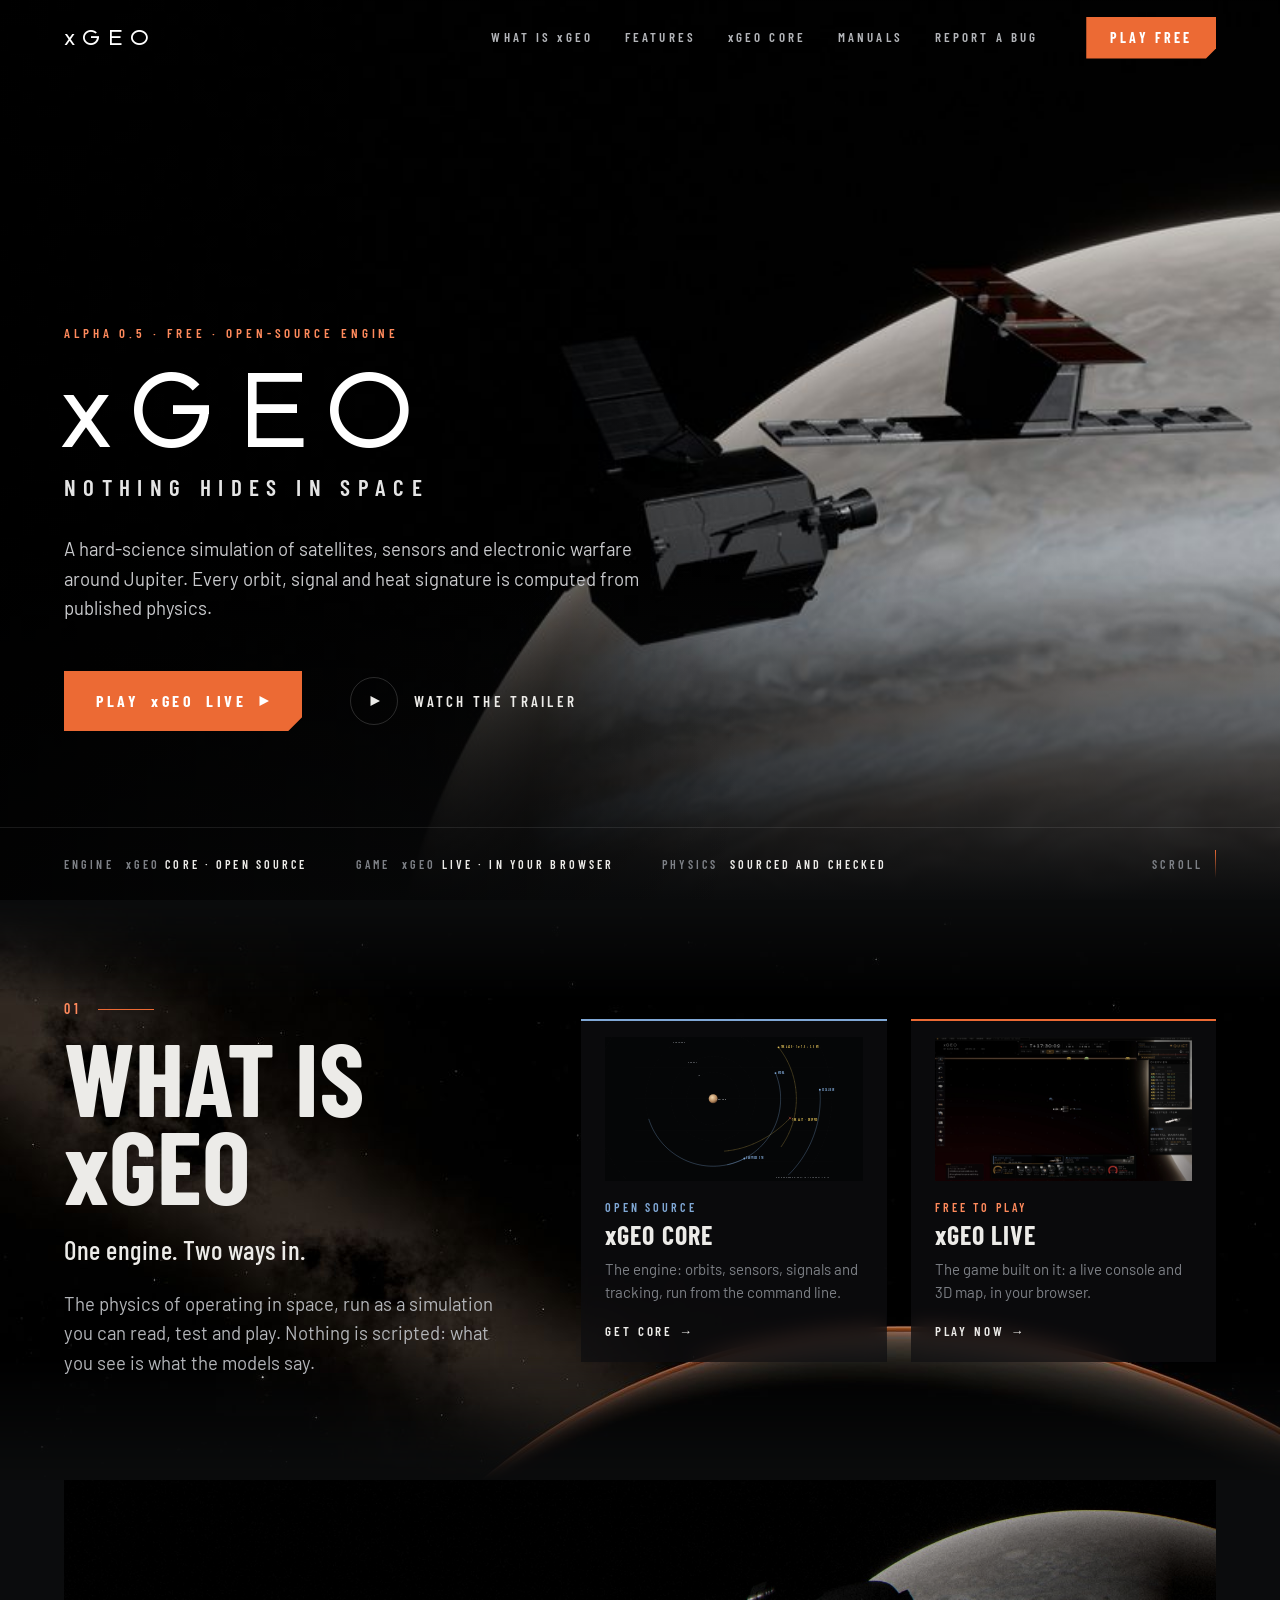
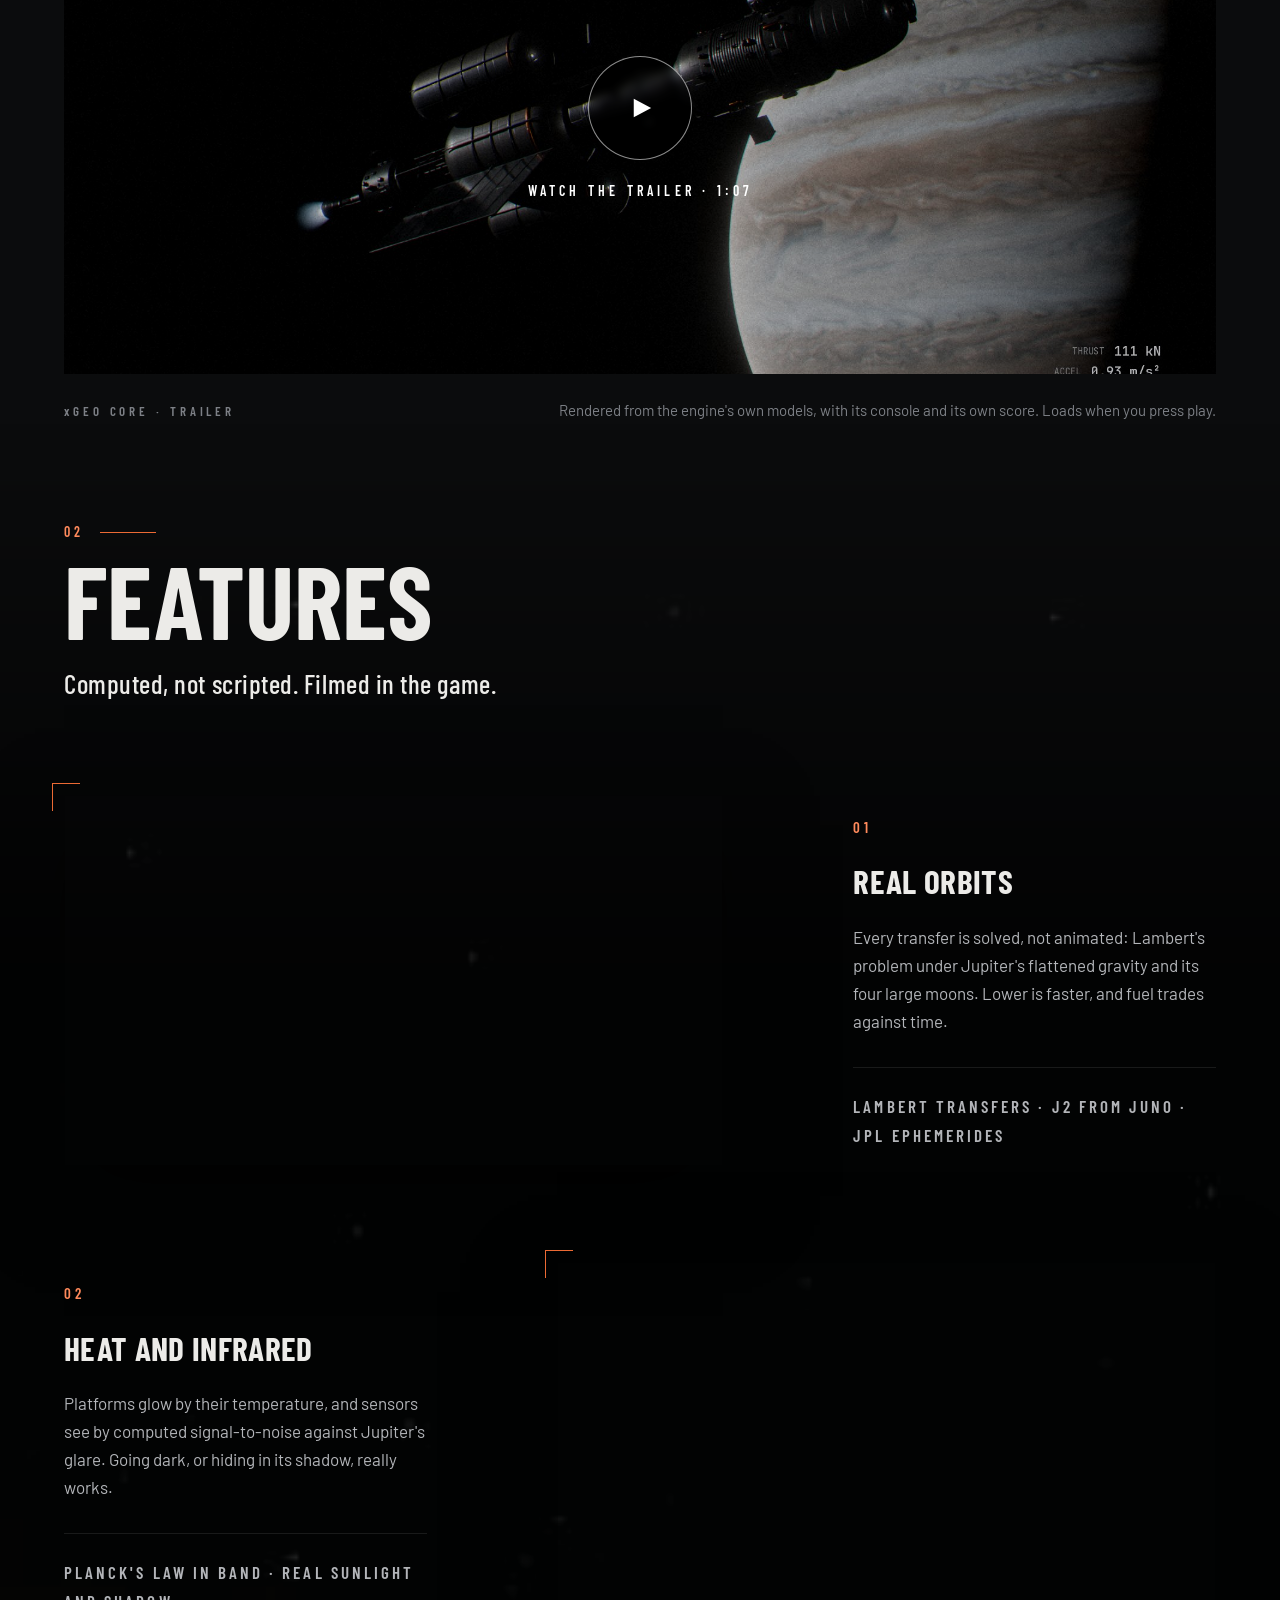
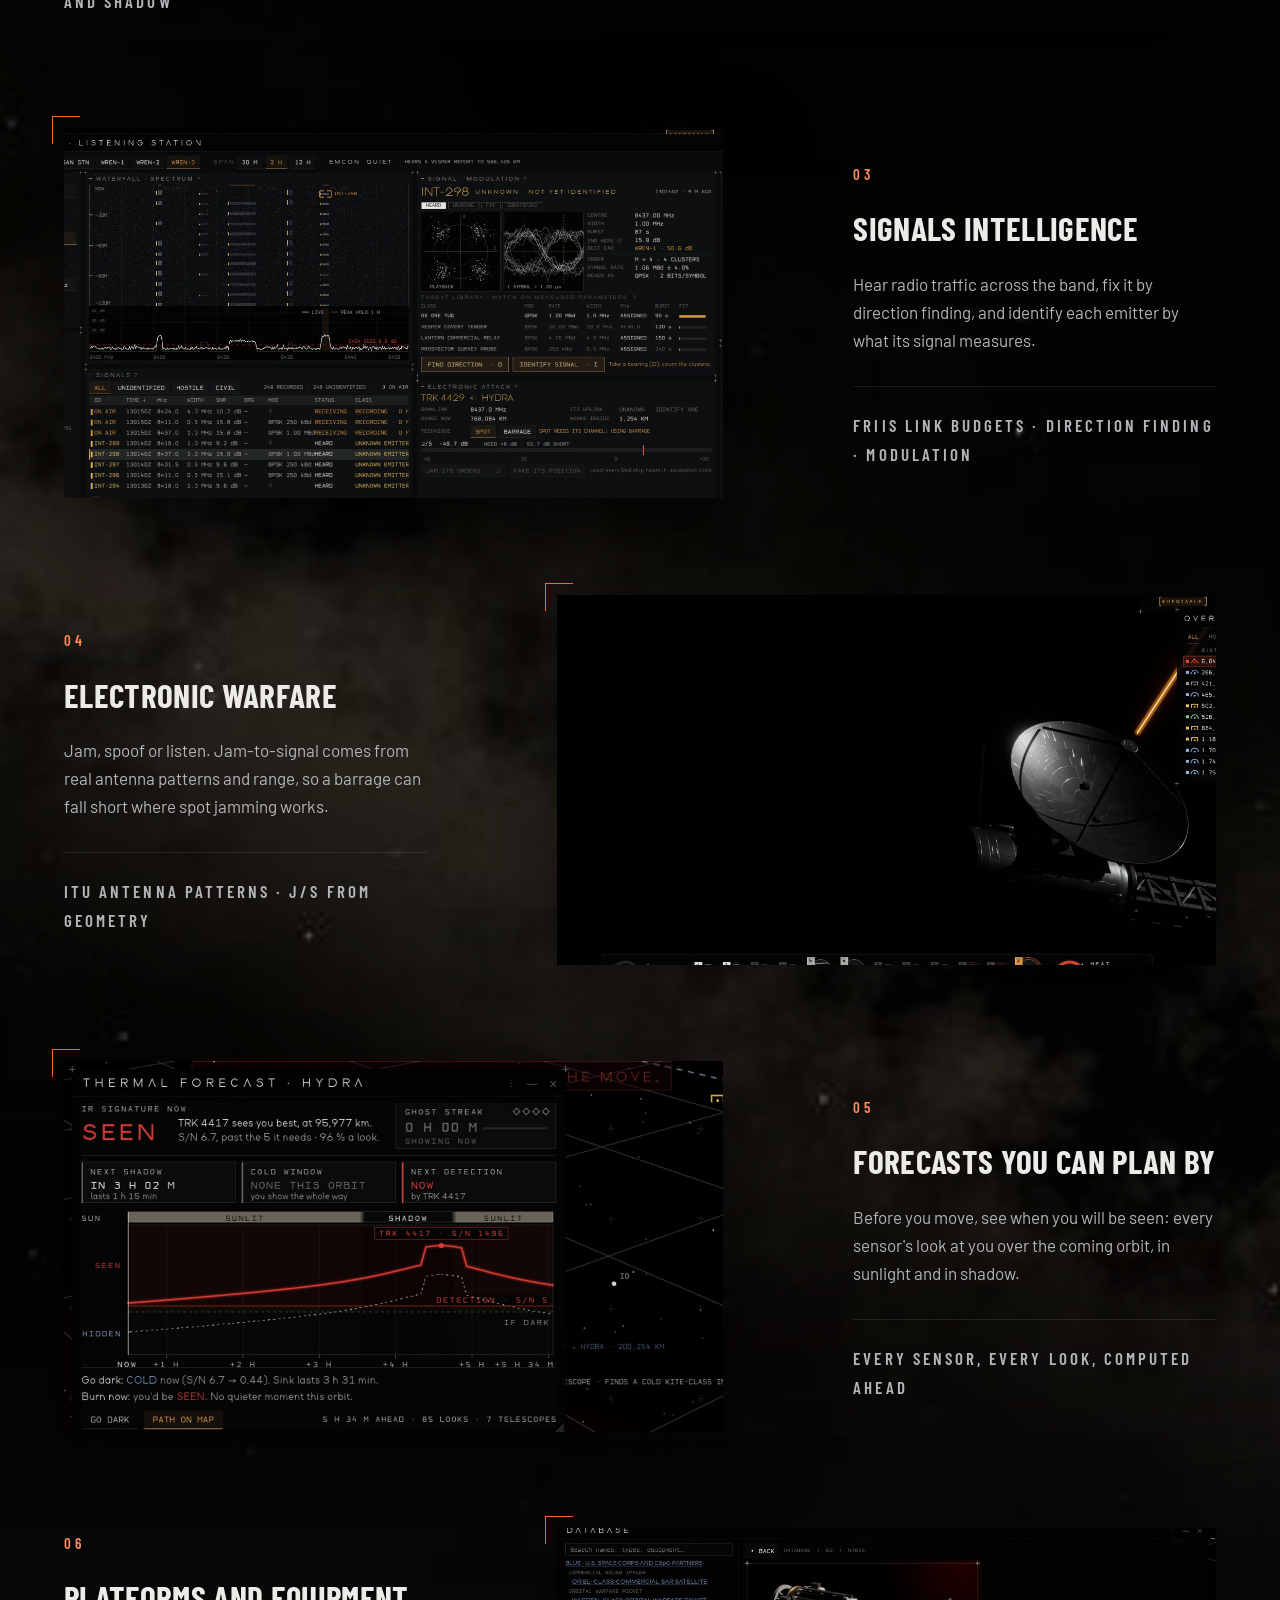
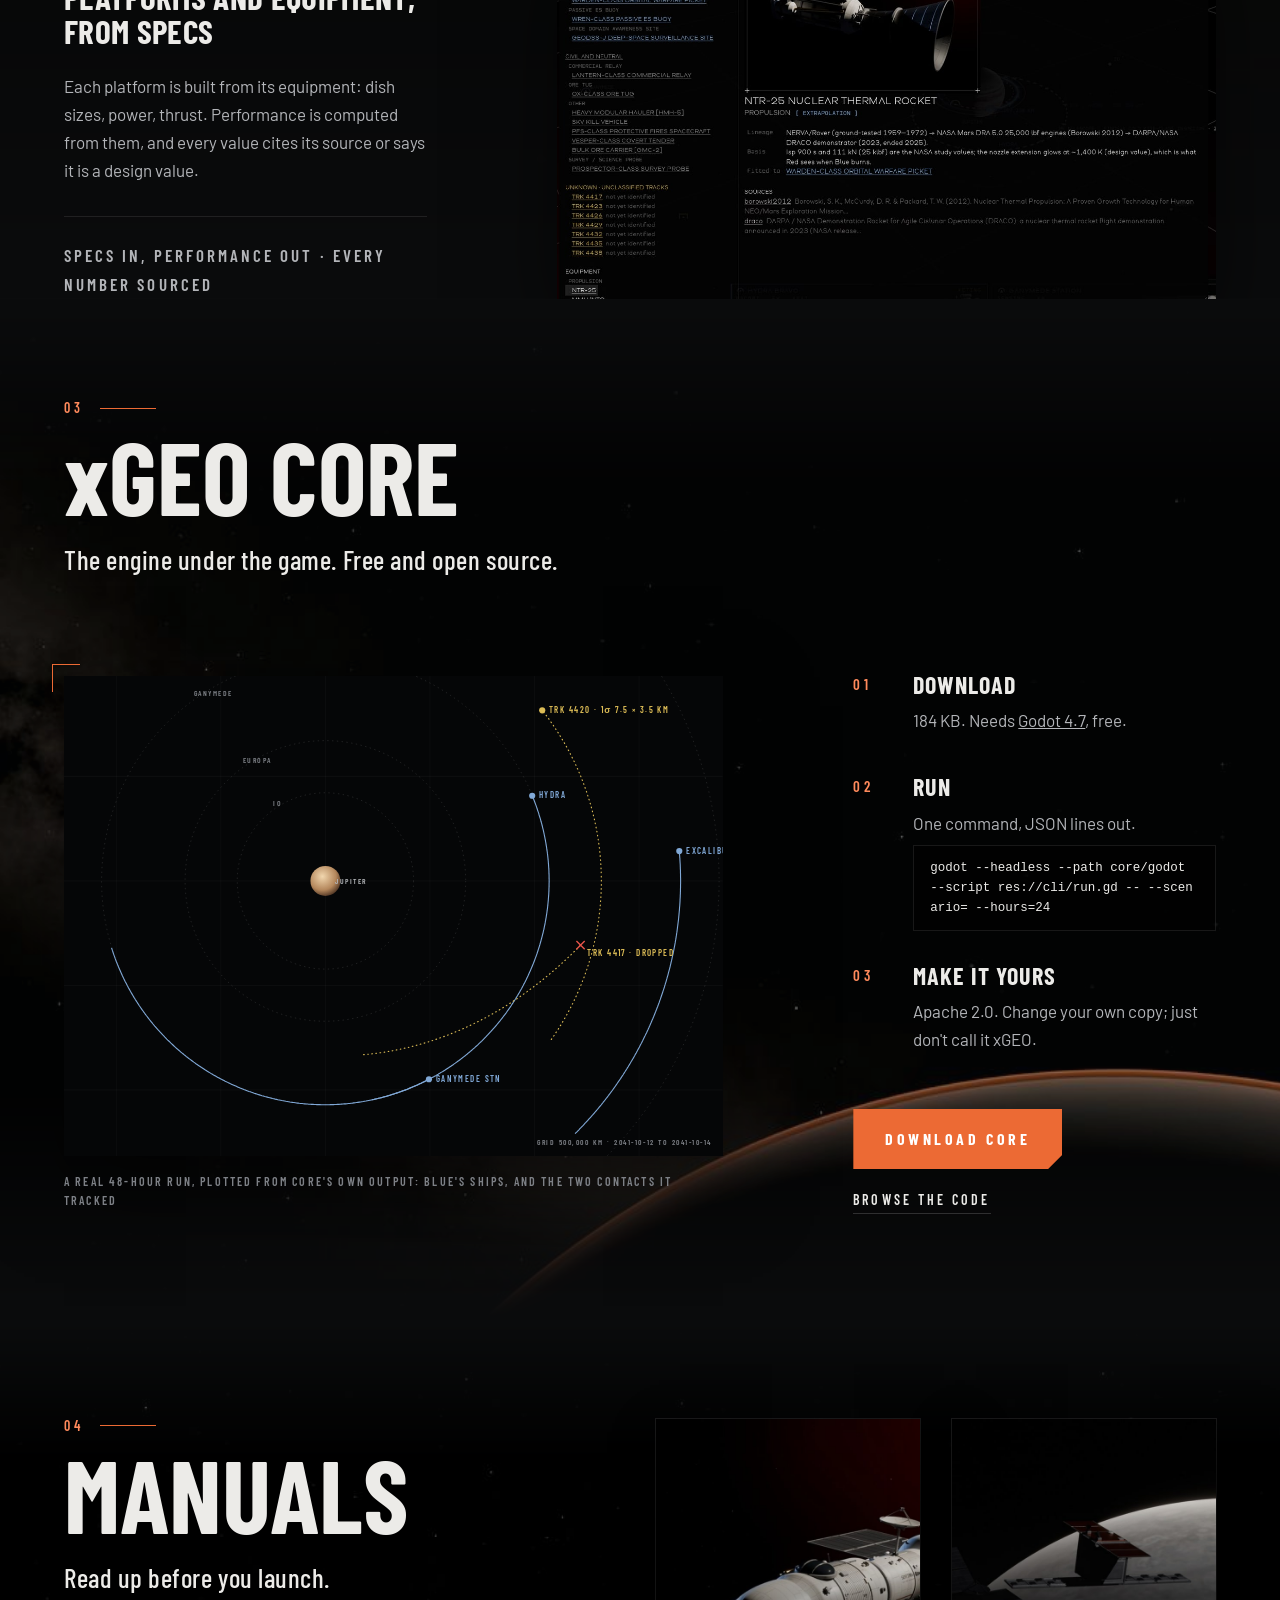
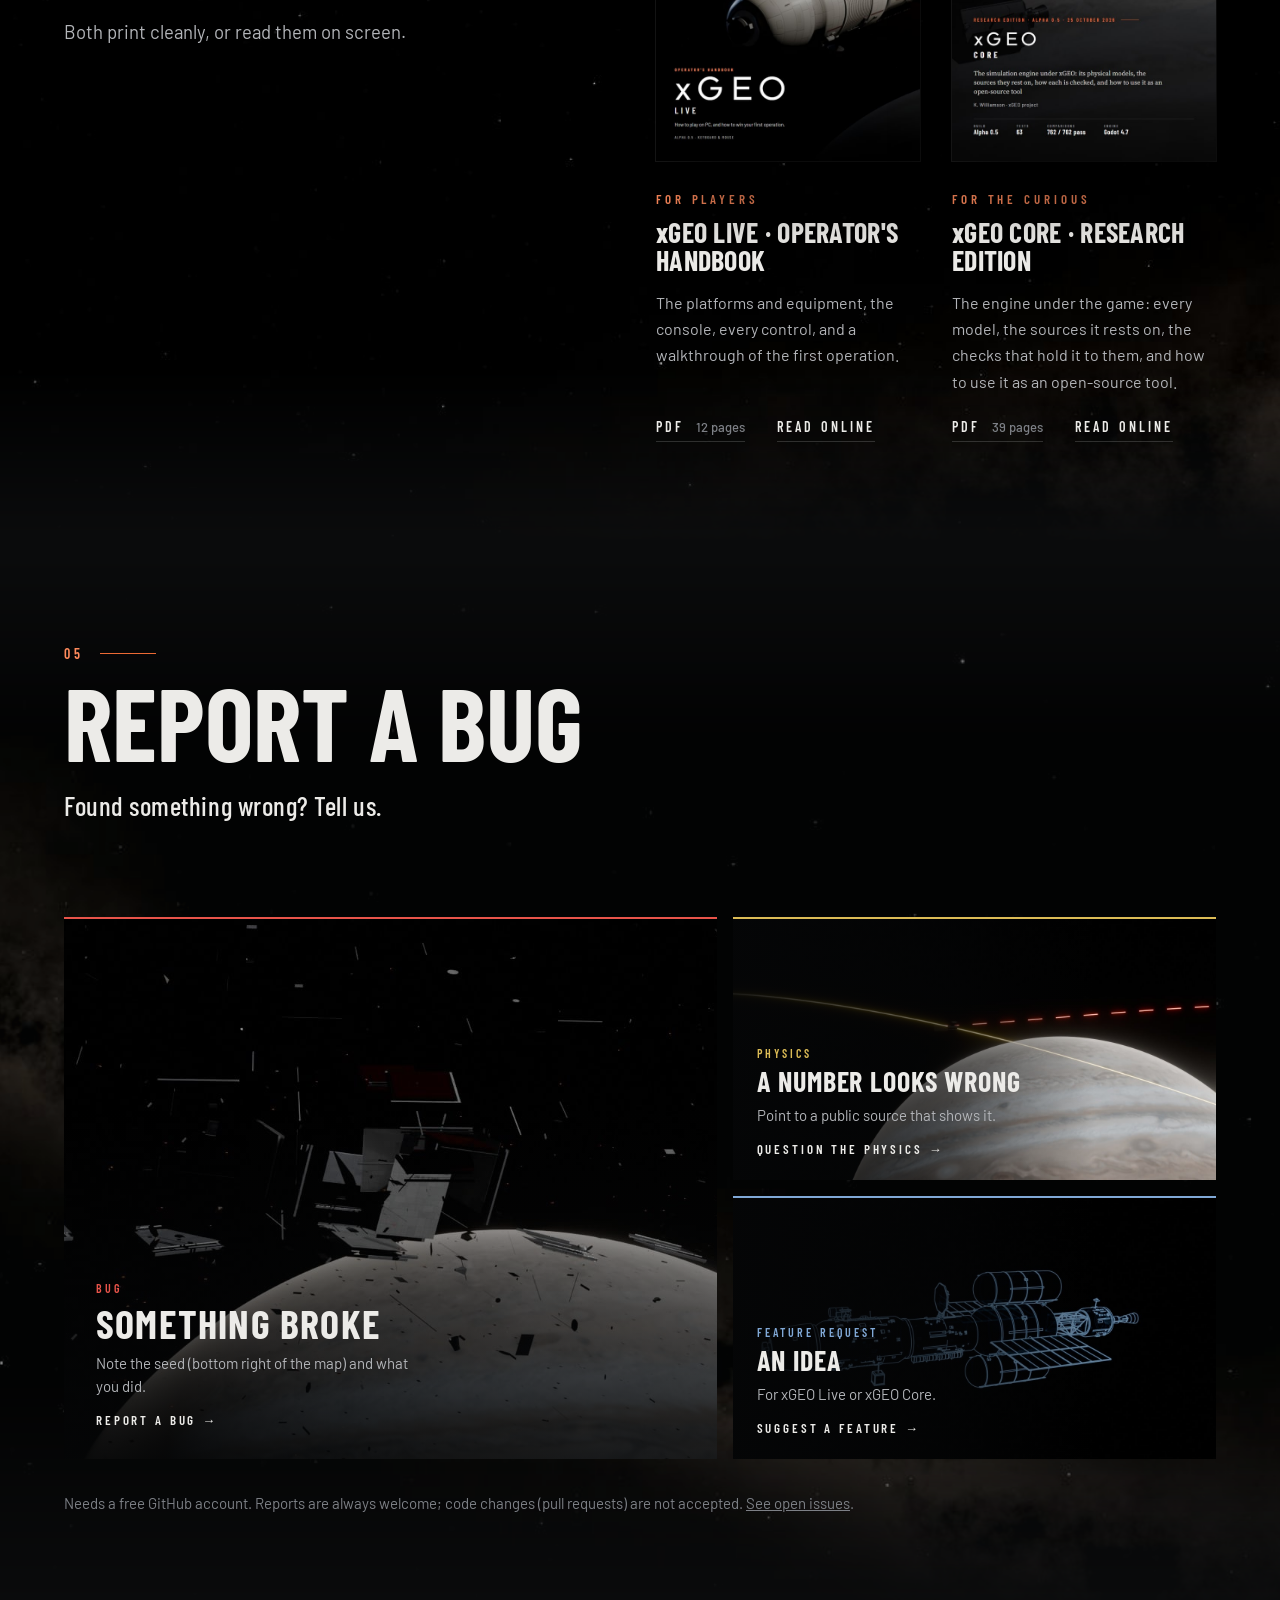
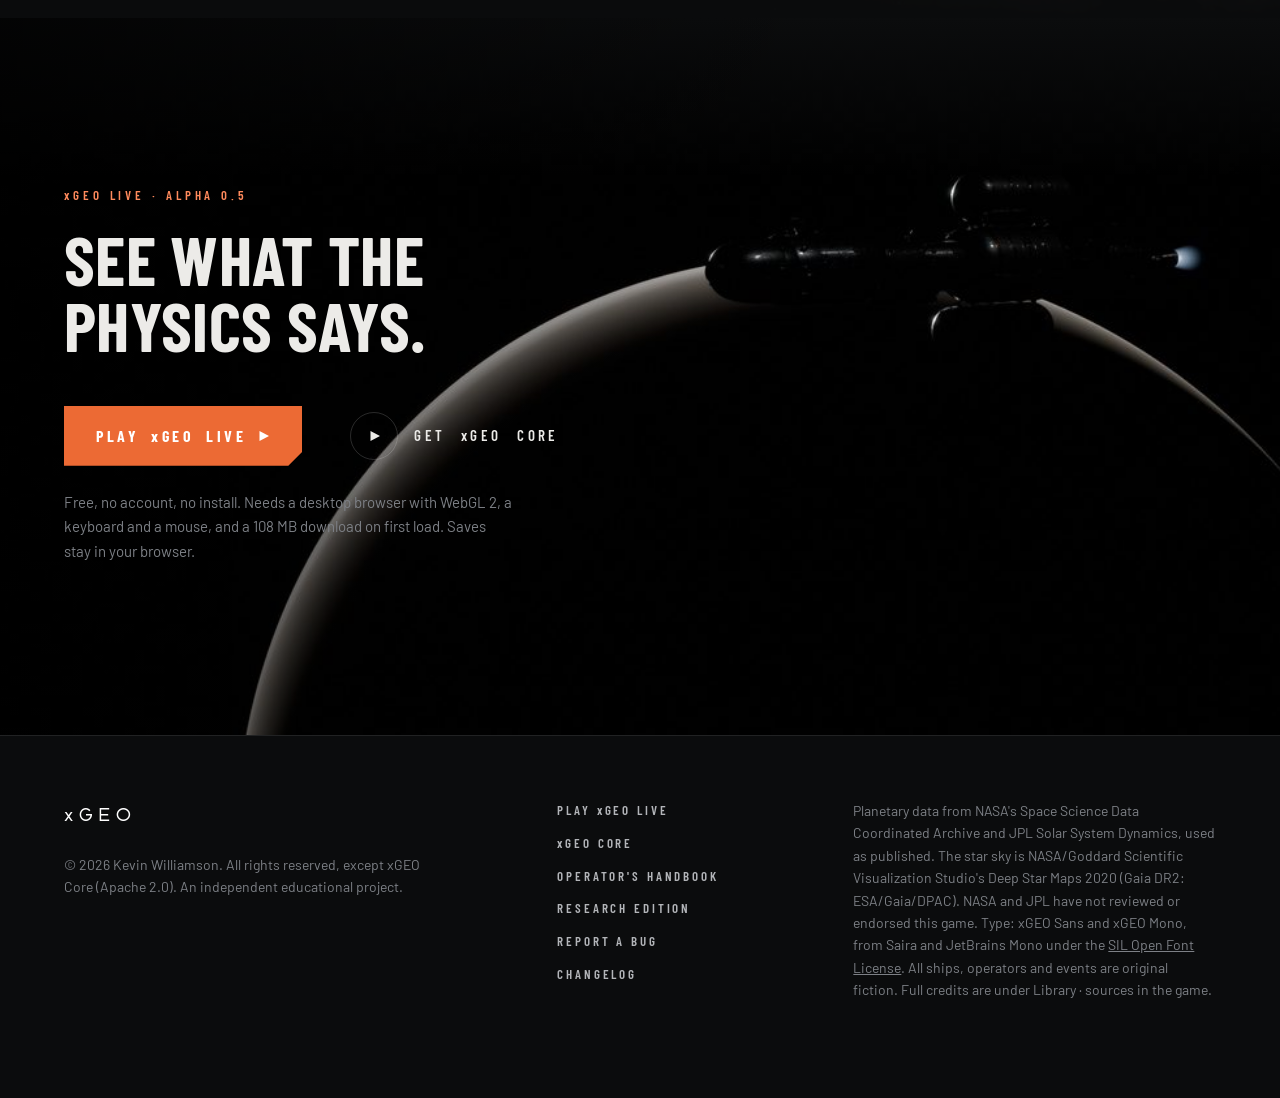
<file: index.html>
<!doctype html>
<html lang="en">
<head>
<meta charset="utf-8">
<meta name="viewport" content="width=device-width, initial-scale=1">
<title>xGEO Live · Alpha 0.5</title>
<meta name="description" content="xGEO Live: a hard-science game of stealth satellites and electronic warfare around Jupiter, built on real orbital mechanics. Free in your browser.">
<meta name="theme-color" content="#0b0c0d">
<meta property="og:title" content="xGEO Live · Alpha 0.5">
<meta property="og:description" content="Nothing hides in space. An unflagged inspector is shadowing an allied radar satellite in low Jupiter orbit. Close in, stay cold, and cut its command link without firing a shot. Free in your browser.">
<meta property="og:image" content="images/site/hero-1280.jpg">
<meta name="twitter:card" content="summary_large_image">
<link rel="preconnect" href="https://fonts.googleapis.com"><link rel="preconnect" href="https://fonts.gstatic.com" crossorigin>
<link rel="stylesheet" href="https://fonts.googleapis.com/css2?family=Barlow:ital,wght@0,400;0,500;0,600;1,400&family=Barlow+Condensed:wght@500;600;700&display=swap">
<style>
@font-face{font-family:'Satwar Geo';src:url(fonts/SatwarGeo-Medium.ttf) format('truetype');font-weight:500;font-display:swap}
@font-face{font-family:'Satwar Geo';src:url(fonts/SatwarGeo-Light.ttf) format('truetype');font-weight:300;font-display:swap}
:root{color-scheme:dark;
  --bg:#0b0c0d;--bg2:#111214;--bg3:#16171a;--line:rgba(255,255,255,.09);--line2:rgba(255,255,255,.16);
  --ink:#ecebe8;--ink2:#b3b5b9;--ink3:#7d8086;--orange:#ec6a34;--orange2:#ff8a5c;
  --own:#80a8d6;--prot:#b4c8dc;--unk:#dcbc56;--host:#e8544a;
  --geo:'Satwar Geo','Barlow Condensed',sans-serif;--cond:'Barlow Condensed','Arial Narrow',sans-serif;--body:'Barlow','Segoe UI',system-ui,sans-serif;
  /* one spacing scale for the whole site */
  --s1:4px;--s2:8px;--s3:12px;--s4:16px;--s5:24px;--s6:32px;--s7:48px;--s8:64px;--s9:96px;--s10:128px;--s11:192px;
  --gut:clamp(20px,5vw,80px);--max:1400px;--sec:clamp(80px,8vw,128px);--nav:76px}
*,*::before,*::after{box-sizing:border-box}
html{background:var(--bg);scroll-behavior:smooth;scroll-padding-top:var(--nav)}
body{margin:0;background:var(--bg);color:var(--ink);font:400 18px/1.65 var(--body);-webkit-font-smoothing:antialiased;text-rendering:optimizeLegibility}
img,video{display:block;max-width:100%;height:auto}
a{color:inherit}
:focus-visible{outline:2px solid var(--orange);outline-offset:4px}
p{margin:0}
h1,h2,h3{margin:0;font-weight:700}
.wrap{width:100%;max-width:calc(var(--max) + 2*var(--gut));margin:0 auto;padding:0 var(--gut)}
.k{display:block;font:600 13px/1 var(--cond);letter-spacing:.3em;text-transform:uppercase;color:var(--orange2)}
.k.dim{color:var(--ink3)}
.h2{font:700 clamp(40px,5.4vw,80px)/.95 var(--cond);letter-spacing:.005em;text-transform:uppercase;text-wrap:balance}
.h3{font:700 clamp(28px,2.6vw,40px)/1 var(--cond);letter-spacing:.01em;text-transform:uppercase}
.lead{font-size:clamp(18px,1.45vw,21px);line-height:1.6;color:var(--ink2);max-width:34em;text-wrap:pretty}
.small{font-size:15px;color:var(--ink3)}

/* buttons */
.btn{display:inline-flex;align-items:center;gap:var(--s3);height:60px;padding:0 var(--s6);background:var(--orange);color:#fff;text-decoration:none;
  font:700 16px/1 var(--cond);letter-spacing:.22em;text-transform:uppercase;clip-path:polygon(0 0,100% 0,100% calc(100% - 14px),calc(100% - 14px) 100%,0 100%);transition:background .2s}
.btn:hover{background:#ff7a42}
.btn svg{width:12px;height:12px}
.btn.sm{height:42px;padding:0 var(--s5);font-size:14px;clip-path:polygon(0 0,100% 0,100% calc(100% - 10px),calc(100% - 10px) 100%,0 100%)}
.ghost{display:inline-flex;align-items:center;gap:var(--s4);height:60px;color:var(--ink);text-decoration:none;background:none;border:0;cursor:pointer;padding:0;
  font:600 15px/1 var(--cond);letter-spacing:.22em;text-transform:uppercase}
.ghost i{display:grid;place-items:center;width:48px;height:48px;border:1px solid var(--line2);border-radius:50%;transition:border-color .2s,background .2s}
.ghost i svg{width:12px;height:12px;margin-left:2px}
.ghost:hover i{border-color:var(--orange);background:rgba(236,106,52,.12)}
.tl{font:600 14px/1 var(--cond);letter-spacing:.22em;text-transform:uppercase;text-decoration:none;color:var(--ink);display:inline-flex;gap:var(--s3);align-items:center;padding-bottom:6px;border-bottom:1px solid var(--line2);transition:border-color .2s,color .2s}
.tl:hover{border-color:var(--orange);color:#fff}
.tl small{font:500 13px var(--body);letter-spacing:0;text-transform:none;color:var(--ink3)}

/* navigation */
.nav{position:fixed;inset:0 0 auto;z-index:20;height:var(--nav);transition:background .3s,border-color .3s;border-bottom:1px solid transparent}
.nav.on,.nav.solid{background:rgba(11,12,13,.86);backdrop-filter:blur(14px);-webkit-backdrop-filter:blur(14px);border-color:var(--line)}
.nav .wrap{display:flex;align-items:center;height:100%;gap:var(--s7)}
.word{font:500 22px/1 var(--geo);letter-spacing:.26em;color:#fff;text-decoration:none;margin-right:auto}
.nav nav{display:flex;gap:var(--s6)}
.nav nav a{font:600 13px/1 var(--cond);letter-spacing:.24em;text-transform:uppercase;color:var(--ink2);text-decoration:none;padding:var(--s2) 0;transition:color .2s}
.nav nav a:hover{color:#fff}

/* hero */
.hero{position:relative;height:100svh;min-height:680px;max-height:1200px;display:flex;flex-direction:column;justify-content:flex-end;overflow:hidden;background:#000}
.hero picture,.hero picture img{position:absolute;inset:0;width:100%;height:100%;object-fit:cover;object-position:68% 45%}
.hero::after{content:"";position:absolute;inset:0;pointer-events:none;background:
  linear-gradient(90deg,rgba(0,0,0,.82) 0%,rgba(0,0,0,.45) 32%,rgba(0,0,0,0) 58%),
  linear-gradient(180deg,rgba(0,0,0,.5) 0%,rgba(0,0,0,0) 18%,rgba(0,0,0,0) 62%,var(--bg) 100%)}
.hero .wrap{position:relative;z-index:1}
.hero .copy{max-width:640px;padding-bottom:var(--s9)}
.hero h1{font:500 clamp(64px,8.2vw,140px)/.9 var(--geo);letter-spacing:.14em;color:#fff;margin:var(--s5) 0 var(--s4) -.05em}
.hero .tag{font:600 clamp(18px,1.8vw,26px)/1.2 var(--cond);letter-spacing:.32em;text-transform:uppercase;color:#e4e4e4}
.hero .lead{margin-top:var(--s6);color:#c9cacd}
.hero .acts{display:flex;flex-wrap:wrap;align-items:center;gap:var(--s5) var(--s7);margin-top:var(--s7)}
.strip{position:relative;z-index:1;border-top:1px solid var(--line)}
.strip .wrap{display:flex;gap:var(--s7);align-items:center;height:72px}
.strip span{white-space:nowrap;font:600 12px/1 var(--cond);letter-spacing:.26em;text-transform:uppercase;color:var(--ink3)}
.strip span b{color:var(--ink);font-weight:600;margin-left:var(--s3)}
.strip .scroll{margin-left:auto;display:flex;align-items:center;gap:var(--s3)}
.strip .scroll::after{content:"";width:1px;height:28px;background:linear-gradient(var(--orange),transparent)}

/* sections */
.sec{padding:var(--sec) 0}
.sec.flush{padding:0}
.sec.nob{padding-bottom:0}
.sec.not{padding-top:0}
.panel{background:var(--bg2)}
.grid{display:grid;grid-template-columns:repeat(12,minmax(0,1fr));column-gap:var(--s6)}

/* section head: the section's name is the headline */
.sh .idx{display:flex;align-items:center;gap:var(--s4);font:600 14px/1 var(--cond);letter-spacing:.3em;text-transform:uppercase;color:var(--orange2)}
.sh .idx::after{content:"";width:56px;height:1px;background:var(--orange)}
.sh h2{margin:var(--s4) 0 0;font:700 clamp(60px,8vw,128px)/.86 var(--cond);letter-spacing:0;text-transform:uppercase}
.sh .sub{margin-top:var(--s5);font:500 clamp(22px,2.1vw,32px)/1.2 var(--cond);letter-spacing:.02em;color:var(--ink);max-width:26em;text-wrap:balance}
.sh .lead{margin-top:var(--s5)}
/* deep-space backdrops behind sections, faded into the page at both edges */
.has-art{position:relative;isolation:isolate;overflow:hidden}
.art{position:absolute;inset:0;z-index:-1;pointer-events:none;-webkit-mask-image:linear-gradient(180deg,transparent 0%,#000 18%,#000 78%,transparent 100%);mask-image:linear-gradient(180deg,transparent 0%,#000 18%,#000 78%,transparent 100%)}
.art picture,.art img{width:100%;height:100%;object-fit:cover}
.art.dim img{opacity:.75}
/* premise */
.premise .pg{display:grid;grid-template-columns:minmax(0,5fr) minmax(0,7fr);gap:var(--s8);align-items:center}
.premise .who{display:grid;grid-template-columns:repeat(2,minmax(0,1fr));gap:var(--s4)}
.who div{display:flex;flex-direction:column;gap:var(--s2);background:rgba(14,15,17,.72);backdrop-filter:blur(10px);-webkit-backdrop-filter:blur(10px);border-top:2px solid var(--line2);padding:var(--s4) var(--s5) var(--s5)}
.who div.o{border-top-color:var(--own)}.who div.p{border-top-color:var(--prot)}.who div.u{border-top-color:var(--unk)}
.who img{width:100%;aspect-ratio:16/9;object-fit:contain;margin:0 0 var(--s3);filter:drop-shadow(0 18px 30px rgba(0,0,0,.6))}
.who b{font:700 20px/1.1 var(--cond);letter-spacing:.06em;text-transform:uppercase}
.who em{font:600 12px/1 var(--cond);font-style:normal;letter-spacing:.26em;text-transform:uppercase}
.who p{font-size:15px;line-height:1.55;color:var(--ink3)}
.c-own{color:var(--own)}.c-prot{color:var(--prot)}.c-unk{color:var(--unk)}

/* trailer */
.film{position:relative;display:block;width:100%;aspect-ratio:21/9;background:#000 center/cover no-repeat;border:0;padding:0;cursor:pointer;overflow:hidden}
.film img{position:absolute;inset:0;width:100%;height:100%;object-fit:cover;transition:transform 1.2s cubic-bezier(.2,.7,.2,1),opacity .4s;opacity:.78}
.film:hover img{transform:scale(1.025);opacity:.9}
.film .play{position:absolute;inset:0;display:flex;flex-direction:column;align-items:center;justify-content:center;gap:var(--s5);color:#fff}
.film .play i{display:grid;place-items:center;width:104px;height:104px;border-radius:50%;border:1px solid rgba(255,255,255,.55);background:rgba(0,0,0,.25);backdrop-filter:blur(4px);transition:transform .3s,border-color .3s,background .3s}
.film .play i svg{width:22px;height:22px;margin-left:4px}
.film:hover .play i{transform:scale(1.06);border-color:var(--orange);background:rgba(236,106,52,.2)}
.film .play span{font:600 14px/1 var(--cond);letter-spacing:.3em;text-transform:uppercase}
.film video{position:absolute;inset:0;width:100%;height:100%;background:#000}
.film-meta{display:flex;justify-content:space-between;align-items:baseline;gap:var(--s5);margin-top:var(--s5)}

/* features */
.feat-head{margin-bottom:var(--s9)}
.feat{display:grid;grid-template-columns:repeat(12,minmax(0,1fr));column-gap:var(--s6);align-items:center}
.feat+.feat{margin-top:var(--s9)}
.feat .media{grid-column:1/8;position:relative}
.feat .text{grid-column:9/13}
.feat.flip .media{grid-column:6/13;grid-row:1}
.feat.flip .text{grid-column:1/5;grid-row:1}
.media img,.media video{width:100%;aspect-ratio:16/9;object-fit:cover;background:#000;box-shadow:0 30px 80px rgba(0,0,0,.55)}
.media::before{content:"";position:absolute;left:-12px;top:-12px;width:28px;height:28px;border-left:1px solid var(--orange);border-top:1px solid var(--orange);pointer-events:none}
.feat .n{font:600 15px/1 var(--cond);letter-spacing:.24em;color:var(--orange2)}
.feat .h3{margin:var(--s5) 0}
.feat .text p{color:var(--ink2);font-size:17px}
.feat .spec{margin-top:var(--s6);padding-top:var(--s5);border-top:1px solid var(--line);font:600 12px/1.7 var(--cond);letter-spacing:.18em;text-transform:uppercase;color:var(--ink3)}

/* numbers band */
.band{position:relative;overflow:hidden;background:#000}
.band>img{position:absolute;inset:0;width:100%;height:100%;object-fit:cover;object-position:60% 50%;opacity:.55}
.band::after{content:"";position:absolute;inset:0;background:linear-gradient(180deg,var(--bg) 0%,rgba(11,12,13,.35) 30%,rgba(11,12,13,.35) 70%,var(--bg) 100%)}
.band .wrap{position:relative;z-index:1}

.nums{display:grid;grid-template-columns:repeat(4,minmax(0,1fr));gap:var(--s6);margin-top:var(--s8)}
.nums div{border-top:1px solid var(--line2);padding-top:var(--s5)}
.nums b{display:block;font:600 clamp(56px,5.6vw,92px)/.9 var(--cond);letter-spacing:0;font-variant-numeric:lining-nums;color:#fff}
.nums b small{font-size:.5em;font-weight:500;margin-left:.12em;color:var(--ink2);letter-spacing:.02em}
.nums b sup{font-size:.5em;vertical-align:0;position:relative;top:-.72em;margin-left:.04em}
.nums span{display:block;margin-top:var(--s4);font-size:15px;line-height:1.5;color:var(--ink2);max-width:16em}
.band .more{margin-top:var(--s8)}

/* gallery */
.gal-head{display:flex;justify-content:space-between;align-items:flex-end;gap:var(--s6);margin-bottom:var(--s8)}
.gal{display:grid;grid-template-columns:repeat(12,minmax(0,1fr));gap:var(--s4)}
.gal figure{margin:0;position:relative;overflow:hidden;background:#000;cursor:zoom-in}
.gal figure:nth-child(1){grid-column:1/9;grid-row:1/3}
.gal figure:nth-child(2),.gal figure:nth-child(3){grid-column:9/13}
.gal figure:nth-child(n+4){grid-column:span 4}
.gal img{width:100%;height:100%;object-fit:cover;aspect-ratio:16/9;transition:transform .8s cubic-bezier(.2,.7,.2,1)}
.gal figure:hover img{transform:scale(1.03)}
.gal figcaption{position:absolute;left:0;right:0;bottom:0;padding:var(--s7) var(--s5) var(--s4);background:linear-gradient(transparent,rgba(0,0,0,.85));font:600 12px/1.3 var(--cond);letter-spacing:.22em;text-transform:uppercase;color:#ddd;opacity:0;transform:translateY(6px);transition:opacity .3s,transform .3s}
.gal figure:hover figcaption,.gal figure:focus-within figcaption{opacity:1;transform:none}

/* field manual */
.docs{display:grid;grid-template-columns:repeat(12,minmax(0,1fr));column-gap:var(--s6);row-gap:var(--s9)}
.docs .intro{grid-column:1/6}

.doc{grid-column:10/13;display:flex;flex-direction:column}
.doc.d1{grid-column:7/10}
.doc .cv{display:block;position:relative;aspect-ratio:612/792;margin-bottom:var(--s6);transition:transform .5s cubic-bezier(.2,.7,.2,1)}
.doc .cv img{width:100%;height:100%;object-fit:cover;box-shadow:24px 34px 60px rgba(0,0,0,.6),0 0 0 1px var(--line)}
.doc .cv:hover{transform:translateY(-6px)}
.doc .k{margin-bottom:var(--s3)}
.doc .h3{font-size:28px}
.doc p{margin:var(--s4) 0 var(--s5);font-size:16px;color:var(--ink2)}
.doc .links{display:flex;gap:var(--s6);flex-wrap:wrap;margin-top:auto}

/* xGEO, its two parts, Core and reporting */
.nx{text-transform:none!important}
.two{display:grid;grid-template-columns:repeat(2,minmax(0,1fr));gap:var(--s5)}
.pane{display:flex;flex-direction:column;gap:var(--s2);color:var(--ink);text-decoration:none;background:rgba(14,15,17,.72);backdrop-filter:blur(10px);-webkit-backdrop-filter:blur(10px);border-top:2px solid var(--own);padding:var(--s4) var(--s5) var(--s5);transition:transform .4s cubic-bezier(.2,.7,.2,1)}
.pane+.pane{border-top-color:var(--orange)}
.pane:hover{transform:translateY(-4px)}
.pane .pic{display:block;aspect-ratio:16/9;overflow:hidden;margin-bottom:var(--s3);background:#050607}
.pane .pic img{width:100%;height:100%;object-fit:cover;display:block}
.pane .pic svg{width:100%;height:100%;display:block}
.pane em{font:600 12px/1 var(--cond);font-style:normal;letter-spacing:.26em;text-transform:uppercase;color:var(--own)}
.pane+.pane em{color:var(--orange2)}
.pane b{font:700 26px/1.1 var(--cond);letter-spacing:.04em;text-transform:uppercase}
.pane p{font-size:15px;line-height:1.55;color:var(--ink3)}
.pane .go{margin-top:var(--s3);font:600 13px/1 var(--cond);letter-spacing:.22em;text-transform:uppercase;color:var(--ink)}
.plot{background:#050607}
.plot .g{stroke:rgba(255,255,255,.05);stroke-width:1}
.plot .moon{fill:none;stroke:rgba(255,255,255,.16);stroke-width:1;stroke-dasharray:2 5}
.plot .ml,.plot .jl,.plot .sc{font:600 11px var(--cond);letter-spacing:.2em;fill:var(--ink3)}
.plot .jl{fill:var(--ink2)}
.plot .own{fill:none;stroke:var(--own);stroke-width:1.6}
.plot .ownd{fill:var(--own)}
.plot .sl{font:600 13px var(--cond);letter-spacing:.16em;fill:var(--own)}
.plot .trk{fill:none;stroke:var(--unk);stroke-width:1.6;stroke-dasharray:1 5;stroke-linecap:round}
.plot .trkd{fill:var(--unk)}
.plot .lost{stroke:var(--host);stroke-width:2;fill:none}
.plot .tl2{font:600 13px var(--cond);letter-spacing:.16em;fill:var(--unk)}
.plotbox svg{width:100%;height:auto;aspect-ratio:960/700;display:block;box-shadow:0 30px 80px rgba(0,0,0,.55)}
.plotbox .cap{display:block;margin-top:var(--s4);font:600 12px/1.6 var(--cond);letter-spacing:.18em;text-transform:uppercase;color:var(--ink3)}
.steps{list-style:none;margin:0;padding:0;counter-reset:st;display:grid;gap:var(--s6)}
.steps li{counter-increment:st;display:grid;grid-template-columns:44px minmax(0,1fr);column-gap:var(--s4);row-gap:var(--s2)}
.steps li::before{content:counter(st,decimal-leading-zero);grid-row:1/4;font:600 15px/1.6 var(--cond);letter-spacing:.24em;color:var(--orange2)}
.steps b{font:700 24px/1.1 var(--cond);letter-spacing:.04em;text-transform:uppercase}
.steps span{color:var(--ink2);font-size:17px}
.steps code{font:500 12.5px/1.6 ui-monospace,'JetBrains Mono',Consolas,monospace;color:var(--ink);background:rgba(0,0,0,.6);border:1px solid var(--line);padding:var(--s3) var(--s4);white-space:pre-wrap;word-break:break-all}
#core .acts{display:flex;flex-wrap:wrap;align-items:center;gap:var(--s5) var(--s7);margin-top:var(--s7)}
.tiles{display:grid;grid-template-columns:minmax(0,1.35fr) minmax(0,1fr);grid-template-rows:auto auto;gap:var(--s4)}
.tile{position:relative;display:block;overflow:hidden;color:var(--ink);text-decoration:none;background:#050607;border-top:2px solid var(--host);min-height:260px}
.tile.t-bug{grid-row:1/3}
.tile img{position:absolute;inset:0;width:100%;height:100%;object-fit:cover;display:block;transition:transform 1.2s cubic-bezier(.2,.7,.2,1),filter .6s}
.tile:hover img{transform:scale(1.04);filter:brightness(1.12)}
.tile .tx{position:relative;display:flex;flex-direction:column;justify-content:flex-end;gap:var(--s2);height:100%;min-height:inherit;padding:var(--s5) var(--s5) var(--s5);background:linear-gradient(180deg,rgba(5,6,7,0) 35%,rgba(5,6,7,.86) 100%)}
.tile.t-bug .tx{min-height:540px;padding:var(--s6)}
.tile em{font:600 12px/1 var(--cond);font-style:normal;letter-spacing:.26em;text-transform:uppercase;color:var(--host)}
.tile b{font:700 28px/1.05 var(--cond);letter-spacing:.03em;text-transform:uppercase}
.tile.t-bug b{font-size:40px}
.tile span{font-size:15px;line-height:1.55;color:var(--ink2);max-width:40ch}
.tile .go{margin-top:var(--s2);font:600 13px/1 var(--cond);font-style:normal;letter-spacing:.22em;text-transform:uppercase;color:var(--ink)}
.t-phys{border-top-color:var(--unk)}.t-phys em{color:var(--unk)}
.t-feat{border-top-color:var(--own)}.t-feat em{color:var(--own)}
.t-phys .tx,.t-feat .tx{background:linear-gradient(90deg,rgba(5,6,7,.9) 0,rgba(5,6,7,.55) 45%,rgba(5,6,7,0) 75%)}
.t-feat img{object-position:85% 50%}
.fine{margin-top:var(--s6)}
.end .acts{display:flex;flex-wrap:wrap;align-items:center;gap:var(--s5) var(--s7)}
@media (max-width:1024px){.two,.tiles{grid-template-columns:minmax(0,1fr)}.tile.t-bug{grid-row:auto}.tile.t-bug .tx{min-height:360px}.tile.t-bug b{font-size:32px}}

/* final call */
.end{position:relative;overflow:hidden;background:#000;padding:var(--sec) 0}
.end>picture,.end>picture img{position:absolute;inset:0;width:100%;height:100%;object-fit:cover;object-position:70% 50%}
.end::after{content:"";position:absolute;inset:0;background:linear-gradient(90deg,rgba(0,0,0,.7) 0%,rgba(0,0,0,.2) 45%,rgba(0,0,0,0) 65%),linear-gradient(180deg,var(--bg) 0%,rgba(0,0,0,0) 22%)}
.end .wrap{position:relative;z-index:1;display:flex;flex-direction:column;align-items:flex-start;min-height:clamp(420px,40vw,640px);justify-content:center}
.end .h2{margin:var(--s5) 0 var(--s7);max-width:9em}
.end .small{margin-top:var(--s5);max-width:30em}
.fb{margin-top:var(--s8);max-width:30em;padding:var(--s5) var(--s6);border:1px solid var(--line);background:rgba(11,12,13,.6);backdrop-filter:blur(6px);font-size:15px;color:var(--ink2);text-align:left}
.fb b{display:block;font:700 14px/1 var(--cond);letter-spacing:.22em;text-transform:uppercase;color:var(--ink);margin-bottom:var(--s3)}

/* footer */
footer{border-top:1px solid var(--line);padding:var(--s8) 0 var(--s9);background:var(--bg)}
footer .grid{row-gap:var(--s6)}
footer .word{font-size:18px}
footer .a{grid-column:1/5}
footer .b{grid-column:6/9;display:flex;flex-direction:column;gap:var(--s3)}
footer .c{grid-column:9/13}
footer .b a{font:600 13px/1.6 var(--cond);letter-spacing:.22em;text-transform:uppercase;color:var(--ink2);text-decoration:none}
footer .b a:hover{color:#fff}
footer p{font-size:14px;line-height:1.6;color:var(--ink3)}
footer .a p{margin-top:var(--s5)}

/* changelog */
.pagehead{padding:calc(var(--nav) + var(--s10)) 0 var(--s9);border-bottom:1px solid var(--line)}
.pagehead h1{font:700 clamp(56px,7vw,112px)/.9 var(--cond);text-transform:uppercase;margin:var(--s5) 0 var(--s6)}
.log{display:grid;grid-template-columns:repeat(12,minmax(0,1fr));column-gap:var(--s6);margin:0}
.log dt{grid-column:1/4;padding:var(--s8) 0 0;position:sticky;top:calc(var(--nav) + var(--s6));align-self:start}
.log dt .bn{display:block;font:600 clamp(40px,3.8vw,60px)/1 var(--cond);letter-spacing:.01em;color:#fff}
.log dt small{display:block;margin-top:var(--s4);font:600 12px/1.6 var(--cond);letter-spacing:.24em;text-transform:uppercase;color:var(--ink3)}
.log dt .latest{display:inline-block;margin-top:var(--s4);font:600 12px/1 var(--cond);letter-spacing:.22em;text-transform:uppercase;color:var(--orange2)}
.log dd{grid-column:4/13;margin:0;padding:var(--s8) 0;border-bottom:1px solid var(--line);color:var(--ink2);font-size:17px}
.log ul{margin:0;padding:0;list-style:none}
.log li{position:relative;padding-left:var(--s5);margin-bottom:var(--s4)}
.log li::before{content:"";position:absolute;left:0;top:.72em;width:8px;height:1px;background:var(--orange)}
.log li b{color:var(--ink);font-weight:600}
.cl-pair{display:grid;grid-template-columns:minmax(0,1fr) minmax(0,1fr);gap:var(--s7);align-items:start}
.cl-pair+.cl-pair{margin-top:var(--s7);padding-top:var(--s7);border-top:1px solid var(--line)}
.cl-pair.flip .cl-note{order:2}
.cl-pair figure{margin:0;cursor:zoom-in}
.cl-pair img{width:100%;box-shadow:0 20px 50px rgba(0,0,0,.5)}
.cl-pair figcaption{margin-top:var(--s3);font:600 12px/1.4 var(--cond);letter-spacing:.2em;text-transform:uppercase;color:var(--ink3)}
.dn{margin-top:var(--s4);padding:var(--s4) var(--s5);border-left:2px solid var(--orange);background:var(--bg2)}
.dn b{display:block;font:700 13px var(--cond);letter-spacing:.2em;text-transform:uppercase;color:var(--ink);margin-bottom:var(--s1)}

/* lightbox */
dialog.lb{padding:0;border:0;background:transparent;max-width:none;max-height:none;width:100vw;height:100vh;color:var(--ink)}
dialog.lb::backdrop{background:rgba(0,0,0,.94)}
.lb .in{display:flex;flex-direction:column;align-items:center;justify-content:center;gap:var(--s4);width:100%;height:100%;padding:var(--s7) var(--gut)}
.lb img{max-width:100%;max-height:calc(100vh - 160px);width:auto;cursor:zoom-out}
.lb .bar{display:flex;align-items:center;gap:var(--s4);width:min(100%,1200px)}
.lb .bar span{flex:1;font:600 13px/1.4 var(--cond);letter-spacing:.22em;text-transform:uppercase;color:var(--ink2)}
.lb button{font:600 13px/1 var(--cond);letter-spacing:.22em;color:var(--ink);background:none;border:1px solid var(--line2);height:44px;min-width:44px;padding:0 var(--s4);cursor:pointer}
.lb button:hover{border-color:var(--orange)}

@media (max-width:1100px){
  .nav nav{display:none}
  .strip .wrap{flex-wrap:wrap;height:auto;padding-top:var(--s5);padding-bottom:var(--s5);gap:var(--s3) var(--s6)}
  .premise .pg{grid-template-columns:1fr}
  .feat .media,.feat.flip .media{grid-column:1/-1;grid-row:auto}
  .feat .text,.feat.flip .text{grid-column:1/-1;grid-row:auto;margin-top:var(--s7);max-width:36em}
  .nums{grid-template-columns:repeat(2,minmax(0,1fr));row-gap:var(--s7)}
  .docs .intro{grid-column:1/-1}
  .doc,.doc.d1{grid-column:span 6}
  footer .a{grid-column:1/-1}footer .b{grid-column:1/5}footer .c{grid-column:5/-1}
  .log dt{grid-column:1/-1;position:static;padding-top:var(--s8)}
  .log dd{grid-column:1/-1;padding-top:var(--s5)}
}
@media (max-width:720px){
  body{font-size:17px}
  :root{--nav:64px;--sec:88px}
  .nav .btn{height:38px;padding:0 var(--s4);font-size:13px}
  .word{font-size:18px}
  .hero{height:auto;min-height:0;max-height:none;padding-top:var(--nav)}
  .hero picture{position:relative;inset:auto;height:62vw;min-height:260px;display:block}
  .hero picture img{object-position:78% 40%}
  .hero::after{background:linear-gradient(180deg,rgba(0,0,0,.6) 0%,rgba(0,0,0,0) 14%,rgba(0,0,0,0) 30%,var(--bg) 52%)}
  .hero .copy{padding:0 0 var(--s8);margin-top:var(--s2)}
  .hero h1{letter-spacing:.1em}
  .hero .acts{gap:var(--s4) var(--s6)}
  .strip .wrap{height:auto;flex-wrap:wrap;gap:var(--s3) var(--s5);padding-top:var(--s5);padding-bottom:var(--s5)}
  .strip .scroll{display:none}
  .premise .who{grid-template-columns:1fr}
  .who div{display:grid;grid-template-columns:110px 1fr;column-gap:var(--s4);align-items:start}
  .who img{grid-row:1/4;margin:0}
  .film{aspect-ratio:16/10}
  .film .play i{width:76px;height:76px}
  .film-meta{flex-direction:column;gap:var(--s2)}
  .feat-head{margin-bottom:var(--s7)}
  .sh .idx::after{width:40px}
  .feat+.feat{margin-top:var(--s9)}
  .media::before{left:-8px;top:-8px;width:20px;height:20px}
  .nums{grid-template-columns:1fr 1fr;column-gap:var(--s5)}
  .gal-head{flex-direction:column;align-items:flex-start}
  .gal{grid-template-columns:1fr 1fr}
  .gal figure:nth-child(n){grid-column:auto;grid-row:auto}
  .gal figure:nth-child(1),.gal figure:last-child:nth-child(even){grid-column:1/-1}
  .gal figcaption{opacity:1;transform:none;padding:var(--s6) var(--s3) var(--s2);font-size:10px;letter-spacing:.16em}
  .doc,.doc.d1{grid-column:1/-1}
  .doc{display:grid;grid-template-columns:120px 1fr;column-gap:var(--s5);align-items:start}
  .doc .cv{grid-row:1/6;margin:0;transform:none}
  .doc .h3{font-size:24px}
  .doc .links{margin-top:0;gap:var(--s5)}
  footer .b,footer .c{grid-column:1/-1}
  .cl-pair{grid-template-columns:1fr;gap:var(--s5)}
  .cl-pair.flip .cl-note{order:0}
}
@media (prefers-reduced-motion:reduce){*{transition:none!important}html{scroll-behavior:auto}}
</style>
</head>
<body>
<header class="nav" id="nav"><div class="wrap"><a class="word" href="./"><span class="nx">xGEO</span></a><nav aria-label="Sections"><a href="#what">What is <span class="nx">xGEO</span></a><a href="#features">Features</a><a href="#core"><span class="nx">xGEO</span> Core</a><a href="#manual">Manuals</a><a href="#report">Report a bug</a></nav><a class="btn sm" href="game/">Play free</a></div></header>
<main>
<section class="hero" aria-label="xGEO">
  <picture><source media="(max-width:1280px)" srcset="images/site/hero-1280.jpg"><img src="images/site/hero.jpg" width="2560" height="1100" alt="Against Jupiter's cream limb, a black angular inspector hangs just behind ORIEL-36, a small radar satellite with a long flat antenna, both caught by a hard sun." fetchpriority="high"></picture>
  <div class="wrap"><div class="copy">
    <span class="k">Alpha 0.5 &middot; Free &middot; Open-source engine</span>
    <h1><span class="nx">xGEO</span></h1>
    <p class="tag">Nothing hides in space</p>
    <p class="lead">A hard-science simulation of satellites, sensors and electronic warfare around Jupiter. Every orbit, signal and heat signature is computed from published physics.</p>
    <div class="acts">
      <a class="btn" href="game/">Play <span class="nx">xGEO</span> Live <svg viewBox="0 0 12 12" aria-hidden="true"><path d="M1.5 1 11 6 1.5 11Z" fill="currentColor"/></svg></a>
      <a class="ghost" href="#trailer"><i><svg viewBox="0 0 12 12" aria-hidden="true"><path d="M1.5 1 11 6 1.5 11Z" fill="currentColor"/></svg></i>Watch the trailer</a>
    </div>
  </div></div>
  <div class="strip"><div class="wrap"><span>Engine<b><span class="nx">xGEO</span> Core &middot; open source</b></span><span>Game<b><span class="nx">xGEO</span> Live &middot; in your browser</b></span><span>Physics<b>Sourced and checked</b></span><span class="scroll">Scroll</span></div></div>
</section>

<section class="sec premise has-art" id="what"><div class="art" aria-hidden="true"><picture><source media="(max-width:1280px)" srcset="images/site/bg-limb-1280.jpg"><img src="images/site/bg-limb.jpg" width="2560" height="1440" alt="" loading="lazy" style="object-position:60% 85%"></picture></div><div class="wrap pg">
  <div class="sh"><span class="idx">01</span><h2>What is <span class="nx">xGEO</span></h2><p class="sub">One engine. Two ways in.</p><p class="lead">The physics of operating in space, run as a simulation you can read, test and play. Nothing is scripted: what you see is what the models say.</p></div>
  <div class="two">
    <a class="pane" href="#core"><span class="pic"><svg class="plot" viewBox="0 0 960 700" role="img" aria-labelledby="plotT"><title id="plotT">A 48-hour xGEO Core run, plotted: Jupiter, the orbits of its four large moons, Blue's ships and the two contacts Blue tracked.</title><defs><radialGradient id="jg" cx=".4" cy=".35" r=".7"><stop offset="0" stop-color="#f1d6ae"/><stop offset=".65" stop-color="#b4875c"/><stop offset="1" stop-color="#4a3020"/></radialGradient></defs><line class="g" x1="76.2" y1="0" x2="76.2" y2="700"/><line class="g" x1="228.6" y1="0" x2="228.6" y2="700"/><line class="g" x1="381.0" y1="0" x2="381.0" y2="700"/><line class="g" x1="533.3" y1="0" x2="533.3" y2="700"/><line class="g" x1="685.7" y1="0" x2="685.7" y2="700"/><line class="g" x1="838.1" y1="0" x2="838.1" y2="700"/><line class="g" x1="0" y1="603.4" x2="960" y2="603.4"/><line class="g" x1="0" y1="451.0" x2="960" y2="451.0"/><line class="g" x1="0" y1="298.7" x2="960" y2="298.7"/><line class="g" x1="0" y1="146.3" x2="960" y2="146.3"/><line class="g" x1="0" y1="-6.1" x2="960" y2="-6.1"/><circle class="moon" cx="381.0" cy="298.7" r="128.5"/><text class="ml" x="305.3" y="188.8">IO</text><circle class="moon" cx="381.0" cy="298.7" r="204.5"/><text class="ml" x="260.6" y="127.3">EUROPA</text><circle class="moon" cx="381.0" cy="298.7" r="326.2"/><text class="ml" x="189.0" y="29.0">GANYMEDE</text><circle class="moon" cx="381.0" cy="298.7" r="573.8"/><text class="ml" x="43.3" y="-171.2">CALLISTO</text><circle cx="381.0" cy="298.7" r="21.8" fill="url(#jg)"/><text class="jl" x="395" y="302.7">JUPITER</text><path class="own" d="M449.2 617.7L451.1 617.2L453.1 616.8L455.0 616.4L457.0 615.9L458.9 615.4L460.8 615.0L462.8 614.5L464.7 614.0L466.6 613.4L468.5 612.9L470.4 612.4L472.3 611.8L474.3 611.3L476.2 610.7L478.1 610.1L480.0 609.5L481.8 608.9L483.7 608.3L485.6 607.6L487.5 607.0L489.4 606.3L491.3 605.7L493.1 605.0L495.0 604.3L496.9 603.6L498.7 602.9L500.6 602.2L502.4 601.4L504.3 600.7L506.1 599.9L507.9 599.2L509.8 598.4L511.6 597.6L513.4 596.8L515.2 596.0L517.0 595.1L518.8 594.3L520.6 593.5L522.4 592.6L524.2 591.7L526.0 590.9L527.8 590.0L529.6 589.1L531.3 588.1L533.1 587.2L534.8 586.3L536.6 585.3L538.3 584.4L540.1 583.4L541.8 582.5L543.5 581.5L545.3 580.5L547.0 579.5L548.7 578.4L550.4 577.4L552.1 576.4L553.8 575.3L555.5 574.3L557.1 573.2L558.8 572.1L560.5 571.0L562.1 569.9L563.8 568.8L565.4 567.7L567.1 566.6L568.7 565.4L570.3 564.3L571.9 563.1L573.5 561.9L575.1 560.8L576.7 559.6L578.3 558.4L579.9 557.2L581.5 555.9L583.0 554.7L584.6 553.5L586.2 552.2L587.7 551.0L589.2 549.7L590.8 548.4L592.3 547.2L593.8 545.9L595.3 544.6L596.8 543.2L598.3 541.9L599.7 540.6L601.2 539.3L602.7 537.9L604.1 536.5L605.6 535.2L607.0 533.8L608.5 532.4L609.9 531.0L611.3 529.6L612.7 528.2L614.1 526.8L615.5 525.4L616.8 523.9L618.2 522.5L619.6 521.0L620.9 519.6L622.3 518.1L623.6 516.6L624.9 515.2L626.2 513.7L627.6 512.2L628.8 510.7L630.1 509.1L631.4 507.6L632.7 506.1L633.9 504.5L635.2 503.0L636.4 501.4L637.7 499.9L638.9 498.3L640.1 496.7L641.3 495.1L642.5 493.6L643.7 492.0L644.9 490.4L646.0 488.7L647.2 487.1L648.3 485.5L649.4 483.9L650.6 482.2L651.7 480.6L652.8 478.9L653.9 477.2L655.0 475.6L656.0 473.9L657.1 472.2L658.2 470.5L659.2 468.8L660.2 467.1L661.3 465.4L662.3 463.7L663.3 462.0L664.3 460.3L665.2 458.5L666.2 456.8L667.2 455.1L668.1 453.3L669.1 451.6L670.0 449.8L670.9 448.0L671.8 446.3L672.7 444.5L673.6 442.7L674.4 440.9L675.3 439.1L676.2 437.3L677.0 435.5L677.8 433.7L678.6 431.9L679.5 430.1L680.2 428.3L681.0 426.4L681.8 424.6L682.6 422.8L683.3 420.9L684.1 419.1L684.8 417.2L685.5 415.4L686.2 413.5L686.9 411.6L687.6 409.8L688.3 407.9L688.9 406.0L689.6 404.1L690.2 402.3L690.8 400.4L691.4 398.5L692.0 396.6L692.6 394.7L693.2 392.8L693.8 390.9L694.3 389.0L694.9 387.0L695.4 385.1L695.9 383.2L696.4 381.3L696.9 379.4L697.4 377.4L697.9 375.5L698.4 373.6L698.8 371.6L699.3 369.7L699.7 367.7L700.1 365.8L700.5 363.8L700.9 361.9L701.3 359.9L701.6 358.0L702.0 356.0L702.3 354.1L702.7 352.1L703.0 350.1L703.3 348.2L703.6 346.2L703.9 344.2L704.1 342.3L704.4 340.3L704.7 338.3L704.9 336.3L705.1 334.4L705.3 332.4L705.5 330.4L705.7 328.4L705.9 326.4L706.0 324.5L706.2 322.5L706.3 320.5L706.5 318.5L706.6 316.5L706.7 314.5L706.8 312.5L706.8 310.6L706.9 308.6L707.0 306.6L707.0 304.6L707.0 302.6L707.1 300.6L707.1 298.6L707.1 296.6L707.0 294.6L707.0 292.6L707.0 290.7L706.9 288.7L706.8 286.7L706.8 284.7L706.7 282.7L706.6 280.7L706.4 278.7L706.3 276.7L706.2 274.8L706.0 272.8L705.9 270.8L705.7 268.8L705.5 266.8L705.3 264.8L705.1 262.9L704.9 260.9L704.6 258.9L704.4 256.9L704.1 255.0L703.8 253.0L703.5 251.0L703.3 249.1L702.9 247.1L702.6 245.1L702.3 243.2L701.9 241.2L701.6 239.3L701.2 237.3L700.8 235.3L700.4 233.4L700.0 231.4L699.6 229.5L699.2 227.6L698.8 225.6L698.3 223.7L697.8 221.7L697.4 219.8L696.9 217.9L696.4 216.0L695.9 214.0L695.3 212.1L694.8 210.2L694.3 208.3L693.7 206.4L693.1 204.5L692.5 202.6L692.0 200.7L691.4 198.8L690.7 196.9L690.1 195.0L689.5 193.1L688.8 191.2L688.2 189.3L687.5 187.5L686.8 185.6L686.1 183.7L685.4 181.9L684.7 180.0L683.9 178.2L683.2 176.3L682.4 174.5"/><circle class="ownd" cx="682.4" cy="174.5" r="4.5"/><text class="sl" x="692.4" y="178.5">HYDRA</text><path class="own" d="M744.9 667.0L746.0 665.8L747.2 664.7L748.3 663.6L749.4 662.5L750.5 661.4L751.6 660.2L752.7 659.1L753.8 658.0L754.9 656.8L756.0 655.7L757.1 654.5L758.1 653.4L759.2 652.2L760.3 651.1L761.4 649.9L762.4 648.8L763.5 647.6L764.6 646.4L765.6 645.3L766.7 644.1L767.7 642.9L768.8 641.7L769.8 640.5L770.9 639.4L771.9 638.2L772.9 637.0L774.0 635.8L775.0 634.6L776.0 633.4L777.0 632.2L778.1 631.0L779.1 629.7L780.1 628.5L781.1 627.3L782.1 626.1L783.1 624.9L784.1 623.6L785.1 622.4L786.0 621.2L787.0 619.9L788.0 618.7L789.0 617.5L789.9 616.2L790.9 615.0L791.9 613.7L792.8 612.5L793.8 611.2L794.7 609.9L795.7 608.7L796.6 607.4L797.6 606.1L798.5 604.9L799.4 603.6L800.4 602.3L801.3 601.0L802.2 599.7L803.1 598.5L804.0 597.2L804.9 595.9L805.8 594.6L806.7 593.3L807.6 592.0L808.5 590.7L809.4 589.4L810.3 588.1L811.2 586.8L812.1 585.4L812.9 584.1L813.8 582.8L814.7 581.5L815.5 580.2L816.4 578.8L817.2 577.5L818.1 576.2L818.9 574.8L819.8 573.5L820.6 572.2L821.4 570.8L822.3 569.5L823.1 568.1L823.9 566.8L824.7 565.4L825.5 564.1L826.3 562.7L827.1 561.4L827.9 560.0L828.7 558.6L829.5 557.3L830.3 555.9L831.1 554.5L831.9 553.1L832.6 551.8L833.4 550.4L834.2 549.0L834.9 547.6L835.7 546.2L836.4 544.9L837.2 543.5L837.9 542.1L838.7 540.7L839.4 539.3L840.1 537.9L840.9 536.5L841.6 535.1L842.3 533.7L843.0 532.3L843.7 530.9L844.4 529.4L845.1 528.0L845.8 526.6L846.5 525.2L847.2 523.8L847.9 522.3L848.6 520.9L849.3 519.5L849.9 518.1L850.6 516.6L851.3 515.2L851.9 513.8L852.6 512.3L853.2 510.9L853.9 509.4L854.5 508.0L855.1 506.6L855.8 505.1L856.4 503.7L857.0 502.2L857.6 500.8L858.3 499.3L858.9 497.8L859.5 496.4L860.1 494.9L860.7 493.5L861.3 492.0L861.8 490.5L862.4 489.1L863.0 487.6L863.6 486.1L864.1 484.7L864.7 483.2L865.3 481.7L865.8 480.2L866.4 478.7L866.9 477.3L867.5 475.8L868.0 474.3L868.5 472.8L869.1 471.3L869.6 469.8L870.1 468.3L870.6 466.8L871.1 465.4L871.6 463.9L872.1 462.4L872.6 460.9L873.1 459.4L873.6 457.9L874.1 456.4L874.6 454.9L875.1 453.3L875.5 451.8L876.0 450.3L876.4 448.8L876.9 447.3L877.4 445.8L877.8 444.3L878.2 442.8L878.7 441.2L879.1 439.7L879.5 438.2L880.0 436.7L880.4 435.2L880.8 433.6L881.2 432.1L881.6 430.6L882.0 429.1L882.4 427.5L882.8 426.0L883.2 424.5L883.6 422.9L883.9 421.4L884.3 419.9L884.7 418.3L885.0 416.8L885.4 415.3L885.7 413.7L886.1 412.2L886.4 410.6L886.8 409.1L887.1 407.6L887.4 406.0L887.8 404.5L888.1 402.9L888.4 401.4L888.7 399.8L889.0 398.3L889.3 396.7L889.6 395.2L889.9 393.6L890.2 392.1L890.5 390.5L890.8 389.0L891.0 387.4L891.3 385.8L891.6 384.3L891.8 382.7L892.1 381.2L892.3 379.6L892.6 378.1L892.8 376.5L893.0 374.9L893.3 373.4L893.5 371.8L893.7 370.2L893.9 368.7L894.1 367.1L894.3 365.5L894.5 364.0L894.7 362.4L894.9 360.8L895.1 359.3L895.3 357.7L895.5 356.1L895.7 354.6L895.8 353.0L896.0 351.4L896.1 349.9L896.3 348.3L896.4 346.7L896.6 345.1L896.7 343.6L896.9 342.0L897.0 340.4L897.1 338.9L897.2 337.3L897.4 335.7L897.5 334.1L897.6 332.5L897.7 331.0L897.8 329.4L897.9 327.8L897.9 326.2L898.0 324.7L898.1 323.1L898.2 321.5L898.2 319.9L898.3 318.4L898.4 316.8L898.4 315.2L898.5 313.6L898.5 312.0L898.5 310.5L898.6 308.9L898.6 307.3L898.6 305.7L898.6 304.1L898.7 302.6L898.7 301.0L898.7 299.4L898.7 297.8L898.7 296.3L898.7 294.7L898.6 293.1L898.6 291.5L898.6 289.9L898.6 288.4L898.5 286.8L898.5 285.2L898.5 283.6L898.4 282.0L898.3 280.5L898.3 278.9L898.2 277.3L898.2 275.7L898.1 274.1L898.0 272.6L897.9 271.0L897.8 269.4L897.7 267.8L897.7 266.3L897.5 264.7L897.4 263.1L897.3 261.5L897.2 260.0L897.1 258.4L897.0 256.8L896.8 255.2"/><circle class="ownd" cx="896.8" cy="255.2" r="4.5"/><text class="sl" x="906.8" y="259.2">EXCALIBUR</text><path class="own" d="M69.3 396.2L69.9 398.1L70.5 400.0L71.2 401.9L71.8 403.8L72.4 405.6L73.1 407.5L73.8 409.4L74.4 411.3L75.1 413.1L75.8 415.0L76.5 416.8L77.3 418.7L78.0 420.5L78.8 422.4L79.5 424.2L80.3 426.0L81.1 427.9L81.9 429.7L82.7 431.5L83.5 433.3L84.3 435.1L85.1 436.9L86.0 438.7L86.8 440.5L87.7 442.3L88.6 444.1L89.5 445.9L90.4 447.6L91.3 449.4L92.2 451.2L93.2 452.9L94.1 454.7L95.1 456.4L96.0 458.1L97.0 459.9L98.0 461.6L99.0 463.3L100.0 465.0L101.0 466.7L102.0 468.4L103.1 470.1L104.1 471.8L105.2 473.5L106.3 475.2L107.3 476.8L108.4 478.5L109.5 480.2L110.6 481.8L111.8 483.5L112.9 485.1L114.0 486.7L115.2 488.3L116.3 490.0L117.5 491.6L118.7 493.2L119.9 494.8L121.1 496.3L122.3 497.9L123.5 499.5L124.7 501.0L126.0 502.6L127.2 504.1L128.5 505.7L129.7 507.2L131.0 508.7L132.3 510.3L133.6 511.8L134.9 513.3L136.2 514.8L137.5 516.3L138.9 517.7L140.2 519.2L141.6 520.7L142.9 522.1L144.3 523.6L145.7 525.0L147.0 526.4L148.4 527.8L149.8 529.3L151.2 530.7L152.7 532.0L154.1 533.4L155.5 534.8L157.0 536.2L158.4 537.5L159.9 538.9L161.3 540.2L162.8 541.6L164.3 542.9L165.8 544.2L167.3 545.5L168.8 546.8L170.3 548.1L171.8 549.4L173.4 550.6L174.9 551.9L176.5 553.1L178.0 554.4L179.6 555.6L181.1 556.8L182.7 558.0L184.3 559.2L185.9 560.4L187.5 561.6L189.1 562.8L190.7 563.9L192.3 565.1L194.0 566.2L195.6 567.4L197.2 568.5L198.9 569.6L200.5 570.7L202.2 571.8L203.9 572.9L205.5 574.0L207.2 575.0L208.9 576.1L210.6 577.1L212.3 578.1L214.0 579.2L215.7 580.2L217.4 581.2L219.2 582.2L220.9 583.1L222.6 584.1L224.4 585.1L226.1 586.0L227.9 587.0L229.6 587.9L231.4 588.8L233.2 589.7L234.9 590.6L236.7 591.5L238.5 592.3L240.3 593.2L242.1 594.1L243.9 594.9L245.7 595.7L247.5 596.5L249.3 597.3L251.2 598.1L253.0 598.9L254.8 599.7L256.7 600.5L258.5 601.2L260.4 601.9L262.2 602.7L264.1 603.4L265.9 604.1L267.8 604.8L269.6 605.5L271.5 606.1L273.4 606.8L275.3 607.4L277.2 608.1L279.0 608.7L280.9 609.3L282.8 609.9L284.7 610.5L286.6 611.1L288.5 611.7L290.5 612.2L292.4 612.8L294.3 613.3L296.2 613.8L298.1 614.3L300.0 614.8L302.0 615.3L303.9 615.8L305.8 616.2L307.8 616.7L309.7 617.1L311.7 617.6L313.6 618.0L315.6 618.4L317.5 618.8L319.5 619.1L321.4 619.5L323.4 619.9L325.3 620.2L327.3 620.5L329.3 620.9L331.2 621.2L333.2 621.5L335.2 621.7L337.1 622.0L339.1 622.3L341.1 622.5L343.0 622.8L345.0 623.0L347.0 623.2L349.0 623.4L351.0 623.6L352.9 623.8L354.9 623.9L356.9 624.1L358.9 624.2L360.9 624.3L362.9 624.4L364.8 624.5L366.8 624.6L368.8 624.7L370.8 624.8L372.8 624.8L374.8 624.9L376.8 624.9L378.8 624.9L380.8 624.9L382.7 624.9L384.7 624.9L386.7 624.9L388.7 624.8L390.7 624.8L392.7 624.7L394.7 624.6L396.7 624.5L398.6 624.4L400.6 624.3L402.6 624.2L404.6 624.0L406.6 623.9L408.6 623.7L410.6 623.6L412.5 623.4L414.5 623.2L416.5 623.0L418.5 622.7L420.4 622.5L422.4 622.2L424.4 622.0L426.4 621.7L428.3 621.4L430.3 621.1L432.3 620.8L434.2 620.5L436.2 620.2L438.1 619.8L440.1 619.5L442.1 619.1L444.0 618.7L446.0 618.3L447.9 617.9L449.9 617.5L451.8 617.1L453.7 616.6L455.7 616.2L457.6 615.7L459.5 615.2L461.5 614.8L463.4 614.3L465.3 613.7L467.2 613.2L469.2 612.7L471.1 612.1L473.0 611.6L474.9 611.0L476.8 610.4L478.7 609.8L480.6 609.2L482.5 608.6L484.4 608.0L486.3 607.4L488.1 606.7L490.0 606.0L491.9 605.4L493.7 604.7L495.6 604.0L497.5 603.3L499.3 602.6L501.2 601.8L503.0 601.1L504.9 600.3L506.7 599.6L508.5 598.8L510.4 598.0L512.2 597.2L514.0 596.4L515.8 595.6L517.6 594.8L519.4 593.9L521.2 593.1L523.0 592.2L524.8 591.3L526.6 590.4L528.4 589.6L530.1 588.6L531.9 587.7"/><circle class="ownd" cx="531.9" cy="587.7" r="4.5"/><text class="sl" x="541.9" y="591.7">GANYMEDE STN</text><path class="trk" d="M436.7 551.9L439.5 551.6L442.3 551.4L445.1 551.1L447.9 550.8L450.7 550.5L453.5 550.1L456.3 549.8L459.1 549.4L461.9 549.0L464.7 548.6L467.5 548.2L470.2 547.7L473.0 547.2L475.7 546.8L478.5 546.3L481.2 545.8L484.0 545.2L486.7 544.7L489.4 544.1L492.1 543.5L494.8 542.9L497.5 542.3L500.2 541.7L502.9 541.1L505.6 540.4L508.2 539.7L510.9 539.0L513.6 538.3L516.2 537.6L518.8 536.9L521.5 536.1L524.1 535.3L526.7 534.6L529.3 533.8L531.9 533.0L534.4 532.1L537.0 531.3L539.6 530.4L542.1 529.6L544.7 528.7L547.2 527.8L549.7 526.9L552.3 526.0L554.8 525.1L557.3 524.1L559.7 523.2L562.2 522.2L564.7 521.2L567.1 520.2L569.6 519.2L572.0 518.2L574.5 517.2L576.9 516.2L579.3 515.1L581.7 514.1L584.1 513.0L586.4 511.9L588.8 510.8L591.2 509.7L593.5 508.6L595.8 507.5L598.2 506.3L600.5 505.2L602.8 504.1L605.1 502.9L607.4 501.7L609.6 500.5L611.9 499.4L614.2 498.2L616.4 496.9L618.6 495.7L620.9 494.5L623.1 493.3L625.3 492.0L627.5 490.8L629.6 489.5L631.8 488.3L634.0 487.0L636.1 485.7L638.3 484.4L640.4 483.1L642.5 481.8L644.6 480.5L646.7 479.2L648.8 477.9L650.9 476.5L652.9 475.2L655.0 473.8L657.0 472.5L659.1 471.1L661.1 469.8L663.1 468.4L665.1 467.0L667.1 465.6L669.1 464.2L671.1 462.8L673.0 461.4L675.0 460.0L676.9 458.6L678.8 457.2L680.8 455.8L682.7 454.4L684.6 452.9L686.5 451.5L688.4 450.0L690.2 448.6L692.1 447.1L694.0 445.7L695.8 444.2L697.6 442.7L699.5 441.3L701.3 439.8L703.1 438.3L704.9 436.8L706.7 435.4L708.4 433.9L710.2 432.4L712.0 430.9L713.7 429.4L715.4 427.9L717.2 426.3L718.9 424.8L720.6 423.3L722.3 421.8L724.0 420.3L725.7 418.7L727.4 417.2L729.0 415.7L730.7 414.1L732.3 412.6L734.0 411.0L735.6 409.5L737.2 408.0L738.8 406.4L740.4 404.8L742.0 403.3L743.6 401.7L745.2 400.2L746.7 398.6L748.3 397.0L749.9 395.5L751.4 393.9L752.9 392.3"/><path class="lost" d="M746.9 386.3l12 12m0-12l-12 12"/><text class="tl2" x="762.9" y="408.3">TRK 4417 · DROPPED</text><path class="trk" d="M710.3 529.7L711.3 528.2L712.4 526.7L713.4 525.3L714.4 523.8L715.4 522.3L716.4 520.8L717.3 519.3L718.3 517.8L719.3 516.3L720.3 514.8L721.2 513.3L722.2 511.8L723.1 510.2L724.1 508.7L725.0 507.2L725.9 505.6L726.8 504.1L727.7 502.6L728.6 501.0L729.5 499.5L730.4 497.9L731.3 496.3L732.2 494.8L733.1 493.2L733.9 491.6L734.8 490.1L735.6 488.5L736.5 486.9L737.3 485.3L738.1 483.7L739.0 482.1L739.8 480.6L740.6 479.0L741.4 477.4L742.2 475.7L742.9 474.1L743.7 472.5L744.5 470.9L745.3 469.3L746.0 467.7L746.8 466.0L747.5 464.4L748.2 462.8L749.0 461.1L749.7 459.5L750.4 457.8L751.1 456.2L751.8 454.5L752.5 452.9L753.2 451.2L753.9 449.6L754.5 447.9L755.2 446.3L755.8 444.6L756.5 442.9L757.1 441.2L757.8 439.6L758.4 437.9L759.0 436.2L759.6 434.5L760.2 432.8L760.8 431.1L761.4 429.4L762.0 427.7L762.5 426.1L763.1 424.3L763.6 422.6L764.2 420.9L764.7 419.2L765.3 417.5L765.8 415.8L766.3 414.1L766.8 412.4L767.3 410.7L767.8 408.9L768.3 407.2L768.8 405.5L769.3 403.8L769.7 402.0L770.2 400.3L770.6 398.6L771.1 396.8L771.5 395.1L771.9 393.3L772.3 391.6L772.7 389.9L773.1 388.1L773.5 386.4L773.9 384.6L774.3 382.9L774.7 381.1L775.0 379.4L775.4 377.6L775.7 375.8L776.1 374.1L776.4 372.3L776.7 370.6L777.1 368.8L777.4 367.0L777.7 365.3L778.0 363.5L778.2 361.7L778.5 360.0L778.8 358.2L779.0 356.4L779.3 354.6L779.5 352.9L779.8 351.1L780.0 349.3L780.2 347.5L780.4 345.8L780.6 344.0L780.8 342.2L781.0 340.4L781.2 338.6L781.4 336.9L781.6 335.1L781.7 333.3L781.9 331.5L782.0 329.7L782.1 327.9L782.3 326.1L782.4 324.4L782.5 322.6L782.6 320.8L782.7 319.0L782.8 317.2L782.8 315.4L782.9 313.6L783.0 311.8L783.0 310.0L783.1 308.2L783.1 306.5L783.2 304.7L783.2 302.9L783.2 301.1L783.2 299.3L783.2 297.5L783.2 295.7L783.2 293.9L783.1 292.1L783.1 290.3L783.1 288.5L783.0 286.8L783.0 285.0L782.9 283.2L782.8 281.4L782.7 279.6L782.6 277.8L782.5 276.0L782.4 274.2L782.3 272.4L782.2 270.7L782.1 268.9L781.9 267.1L781.8 265.3L781.6 263.5L781.5 261.7L781.3 259.9L781.1 258.2L781.0 256.4L780.8 254.6L780.6 252.8L780.4 251.0L780.1 249.3L779.9 247.5L779.7 245.7L779.4 243.9L779.2 242.2L778.9 240.4L778.7 238.6L778.4 236.8L778.1 235.1L777.8 233.3L777.5 231.5L777.2 229.8L776.9 228.0L776.6 226.2L776.3 224.5L775.9 222.7L775.6 221.0L775.2 219.2L774.9 217.4L774.5 215.7L774.1 213.9L773.8 212.2L773.4 210.4L773.0 208.7L772.6 207.0L772.2 205.2L771.7 203.5L771.3 201.7L770.9 200.0L770.4 198.3L770.0 196.5L769.5 194.8L769.1 193.1L768.6 191.3L768.1 189.6L767.6 187.9L767.1 186.2L766.6 184.4L766.1 182.7L765.6 181.0L765.0 179.3L764.5 177.6L764.0 175.9L763.4 174.2L762.9 172.5L762.3 170.8L761.7 169.1L761.1 167.4L760.5 165.7L759.9 164.0L759.3 162.3L758.7 160.6L758.1 158.9L757.5 157.3L756.9 155.6L756.2 153.9L755.6 152.3L754.9 150.6L754.2 148.9L753.6 147.3L752.9 145.6L752.2 143.9L751.5 142.3L750.8 140.6L750.1 139.0L749.4 137.4L748.7 135.7L747.9 134.1L747.2 132.4L746.5 130.8L745.7 129.2L744.9 127.6L744.2 125.9L743.4 124.3L742.6 122.7L741.8 121.1L741.0 119.5L740.2 117.9L739.4 116.3L738.6 114.7L737.8 113.1L737.0 111.5L736.1 109.9L735.3 108.4L734.4 106.8L733.6 105.2L732.7 103.6L731.8 102.1L730.9 100.5L730.1 99.0L729.2 97.4L728.3 95.9L727.4 94.3L726.4 92.8L725.5 91.2L724.6 89.7L723.7 88.2L722.7 86.7L721.8 85.1L720.8 83.6L719.9 82.1L718.9 80.6L717.9 79.1L716.9 77.6L715.9 76.1L715.0 74.6L713.9 73.1L712.9 71.6L711.9 70.2L710.9 68.7L709.9 67.2L708.8 65.8L707.8 64.3L706.8 62.8L705.7 61.4L704.6 60.0L703.6 58.5L702.5 57.1L701.4 55.7L700.3 54.2L699.2 52.8L698.1 51.4L697.0 50.0"/><circle class="trkd" cx="697.0" cy="50.0" r="4.5"/><text class="tl2" x="707" y="54">TRK 4420 · 1σ 7.5 × 3.5 KM</text><text class="sc" x="944" y="684" text-anchor="end">GRID 500,000 KM · 2041-10-12 TO 2041-10-14</text></svg></span><em>Open source</em><b><span class="nx">xGEO</span> Core</b><p>The engine: orbits, sensors, signals and tracking, run from the command line.</p><span class="go">Get Core &rarr;</span></a>
    <a class="pane" href="game/"><span class="pic"><img src="images/clips/orbit.jpg" width="1280" height="720" loading="lazy" alt="The xGEO Live console over Jupiter, with orbits and contacts."></span><em>Free to play</em><b><span class="nx">xGEO</span> Live</b><p>The game built on it: a live console and 3D map, in your browser.</p><span class="go">Play now &rarr;</span></a>
  </div>
</div></section>

<section class="sec flush" id="trailer"><div class="wrap">
  <button class="film" id="film" type="button" aria-label="Play the xGEO Core trailer, 67 seconds with sound.">
    <img src="images/trailer.jpg?v=0.14" width="1920" height="1080" alt="" loading="lazy">
    <span class="play"><i><svg viewBox="0 0 12 12" aria-hidden="true"><path d="M1.5 1 11 6 1.5 11Z" fill="currentColor"/></svg></i><span>Watch the trailer &middot; 1:07</span></span>
  </button>
  <div class="film-meta"><span class="k dim"><span class="nx">xGEO</span> Core &middot; Trailer</span><span class="small">Rendered from the engine's own models, with its console and its own score. Loads when you press play.</span></div>
</div></section>

<section class="sec nob has-art" id="features"><div class="art dim" aria-hidden="true"><picture><source media="(max-width:1280px)" srcset="images/site/bg-deep-1280.jpg"><img src="images/site/bg-deep.jpg" width="2560" height="1440" alt="" loading="lazy" style="object-position:50% 50%"></picture></div><div class="wrap">
  <div class="feat-head sh"><span class="idx">02</span><h2>Features</h2><p class="sub">Computed, not scripted. Filmed in the game.</p></div>

  <div class="feat">
    <div class="media"><video data-loop muted loop playsinline preload="none" poster="images/clips/orbit.jpg" data-src="images/clips/orbit.webm" width="1280" height="720" aria-label="The console over low Jupiter orbit: the planner opens on ORIEL-36 with its grid of transfers, HYDRA lights its drive, then drops to ORIEL-36's orbit at speed."></video></div>
    <div class="text"><span class="n">01</span><h3 class="h3">Real orbits</h3><p>Every transfer is solved, not animated: Lambert's problem under Jupiter's flattened gravity and its four large moons. Lower is faster, and fuel trades against time.</p><p class="spec">Lambert transfers &middot; J2 from Juno &middot; JPL ephemerides</p></div>
  </div>

  <div class="feat flip">
    <div class="media"><video data-loop muted loop playsinline preload="none" poster="images/clips/ir.jpg" data-src="images/clips/ir.webm" width="1280" height="720" aria-label="The infrared camera: a faint target in sensor noise, with its track estimate and the signal-to-noise it needs to be seen."></video></div>
    <div class="text"><span class="n">02</span><h3 class="h3">Heat and infrared</h3><p>Platforms glow by their temperature, and sensors see by computed signal-to-noise against Jupiter's glare. Going dark, or hiding in its shadow, really works.</p><p class="spec">Planck's law in band &middot; Real sunlight and shadow</p></div>
  </div>

  <div class="feat">
    <div class="media"><video data-loop muted loop playsinline preload="none" poster="images/clips/signals.jpg" data-src="images/clips/signals.webm" width="1280" height="720" aria-label="The SIGINT station in heavy traffic: the waterfall fills with civil reports, one is picked out, and its modulation is read."></video></div>
    <div class="text"><span class="n">03</span><h3 class="h3">Signals intelligence</h3><p>Hear radio traffic across the band, fix it by direction finding, and identify each emitter by what its signal measures.</p><p class="spec">Friis link budgets &middot; Direction finding &middot; Modulation</p></div>
  </div>

  <div class="feat flip">
    <div class="media"><video data-loop muted loop playsinline preload="none" poster="images/clips/attack.jpg" data-src="images/clips/attack.webm" width="1280" height="720" aria-label="Electronic attack: barrage falls short, spot jamming on the uplink is enough, with the jam-to-signal ratio shown live."></video></div>
    <div class="text"><span class="n">04</span><h3 class="h3">Electronic warfare</h3><p>Jam, spoof or listen. Jam-to-signal comes from real antenna patterns and range, so a barrage can fall short where spot jamming works.</p><p class="spec">ITU antenna patterns &middot; J/S from geometry</p></div>
  </div>

  <div class="feat">
    <div class="media"><img src="images/clips/thermal.jpg" width="1280" height="720" loading="lazy" alt="The Thermal Forecast window: seen or hidden over the coming orbit, with shadow, cold windows and the next detection."></div>
    <div class="text"><span class="n">05</span><h3 class="h3">Forecasts you can plan by</h3><p>Before you move, see when you will be seen: every sensor's look at you over the coming orbit, in sunlight and in shadow.</p><p class="spec">Every sensor, every look, computed ahead</p></div>
  </div>

  <div class="feat flip">
    <div class="media"><img src="images/clips/db.jpg" width="1280" height="720" loading="lazy" alt="The platform database: the NTR-25 nuclear thermal rocket, its lineage, values and published sources."></div>
    <div class="text"><span class="n">06</span><h3 class="h3">Platforms and equipment, from specs</h3><p>Each platform is built from its equipment: dish sizes, power, thrust. Performance is computed from them, and every value cites its source or says it is a design value.</p><p class="spec">Specs in, performance out &middot; Every number sourced</p></div>
  </div>
</div></section>

<section class="sec has-art" id="core"><div class="art dim" aria-hidden="true"><picture><source media="(max-width:1280px)" srcset="images/site/bg-limb-1280.jpg"><img src="images/site/bg-limb.jpg" width="2560" height="1440" alt="" loading="lazy" style="object-position:30% 20%"></picture></div><div class="wrap">
  <div class="feat-head sh"><span class="idx">03</span><h2><span class="nx">xGEO</span> Core</h2><p class="sub">The engine under the game. Free and open source.</p></div>
  <div class="feat">
    <div class="media plotbox"><svg class="plot" viewBox="0 0 960 700" role="img" aria-labelledby="plotT2"><title id="plotT2">A 48-hour xGEO Core run, plotted: Jupiter, the orbits of its four large moons, Blue's ships and the two contacts Blue tracked.</title><defs><radialGradient id="jg2" cx=".4" cy=".35" r=".7"><stop offset="0" stop-color="#f1d6ae"/><stop offset=".65" stop-color="#b4875c"/><stop offset="1" stop-color="#4a3020"/></radialGradient></defs><line class="g" x1="76.2" y1="0" x2="76.2" y2="700"/><line class="g" x1="228.6" y1="0" x2="228.6" y2="700"/><line class="g" x1="381.0" y1="0" x2="381.0" y2="700"/><line class="g" x1="533.3" y1="0" x2="533.3" y2="700"/><line class="g" x1="685.7" y1="0" x2="685.7" y2="700"/><line class="g" x1="838.1" y1="0" x2="838.1" y2="700"/><line class="g" x1="0" y1="603.4" x2="960" y2="603.4"/><line class="g" x1="0" y1="451.0" x2="960" y2="451.0"/><line class="g" x1="0" y1="298.7" x2="960" y2="298.7"/><line class="g" x1="0" y1="146.3" x2="960" y2="146.3"/><line class="g" x1="0" y1="-6.1" x2="960" y2="-6.1"/><circle class="moon" cx="381.0" cy="298.7" r="128.5"/><text class="ml" x="305.3" y="188.8">IO</text><circle class="moon" cx="381.0" cy="298.7" r="204.5"/><text class="ml" x="260.6" y="127.3">EUROPA</text><circle class="moon" cx="381.0" cy="298.7" r="326.2"/><text class="ml" x="189.0" y="29.0">GANYMEDE</text><circle class="moon" cx="381.0" cy="298.7" r="573.8"/><text class="ml" x="43.3" y="-171.2">CALLISTO</text><circle cx="381.0" cy="298.7" r="21.8" fill="url(#jg2)"/><text class="jl" x="395" y="302.7">JUPITER</text><path class="own" d="M449.2 617.7L451.1 617.2L453.1 616.8L455.0 616.4L457.0 615.9L458.9 615.4L460.8 615.0L462.8 614.5L464.7 614.0L466.6 613.4L468.5 612.9L470.4 612.4L472.3 611.8L474.3 611.3L476.2 610.7L478.1 610.1L480.0 609.5L481.8 608.9L483.7 608.3L485.6 607.6L487.5 607.0L489.4 606.3L491.3 605.7L493.1 605.0L495.0 604.3L496.9 603.6L498.7 602.9L500.6 602.2L502.4 601.4L504.3 600.7L506.1 599.9L507.9 599.2L509.8 598.4L511.6 597.6L513.4 596.8L515.2 596.0L517.0 595.1L518.8 594.3L520.6 593.5L522.4 592.6L524.2 591.7L526.0 590.9L527.8 590.0L529.6 589.1L531.3 588.1L533.1 587.2L534.8 586.3L536.6 585.3L538.3 584.4L540.1 583.4L541.8 582.5L543.5 581.5L545.3 580.5L547.0 579.5L548.7 578.4L550.4 577.4L552.1 576.4L553.8 575.3L555.5 574.3L557.1 573.2L558.8 572.1L560.5 571.0L562.1 569.9L563.8 568.8L565.4 567.7L567.1 566.6L568.7 565.4L570.3 564.3L571.9 563.1L573.5 561.9L575.1 560.8L576.7 559.6L578.3 558.4L579.9 557.2L581.5 555.9L583.0 554.7L584.6 553.5L586.2 552.2L587.7 551.0L589.2 549.7L590.8 548.4L592.3 547.2L593.8 545.9L595.3 544.6L596.8 543.2L598.3 541.9L599.7 540.6L601.2 539.3L602.7 537.9L604.1 536.5L605.6 535.2L607.0 533.8L608.5 532.4L609.9 531.0L611.3 529.6L612.7 528.2L614.1 526.8L615.5 525.4L616.8 523.9L618.2 522.5L619.6 521.0L620.9 519.6L622.3 518.1L623.6 516.6L624.9 515.2L626.2 513.7L627.6 512.2L628.8 510.7L630.1 509.1L631.4 507.6L632.7 506.1L633.9 504.5L635.2 503.0L636.4 501.4L637.7 499.9L638.9 498.3L640.1 496.7L641.3 495.1L642.5 493.6L643.7 492.0L644.9 490.4L646.0 488.7L647.2 487.1L648.3 485.5L649.4 483.9L650.6 482.2L651.7 480.6L652.8 478.9L653.9 477.2L655.0 475.6L656.0 473.9L657.1 472.2L658.2 470.5L659.2 468.8L660.2 467.1L661.3 465.4L662.3 463.7L663.3 462.0L664.3 460.3L665.2 458.5L666.2 456.8L667.2 455.1L668.1 453.3L669.1 451.6L670.0 449.8L670.9 448.0L671.8 446.3L672.7 444.5L673.6 442.7L674.4 440.9L675.3 439.1L676.2 437.3L677.0 435.5L677.8 433.7L678.6 431.9L679.5 430.1L680.2 428.3L681.0 426.4L681.8 424.6L682.6 422.8L683.3 420.9L684.1 419.1L684.8 417.2L685.5 415.4L686.2 413.5L686.9 411.6L687.6 409.8L688.3 407.9L688.9 406.0L689.6 404.1L690.2 402.3L690.8 400.4L691.4 398.5L692.0 396.6L692.6 394.7L693.2 392.8L693.8 390.9L694.3 389.0L694.9 387.0L695.4 385.1L695.9 383.2L696.4 381.3L696.9 379.4L697.4 377.4L697.9 375.5L698.4 373.6L698.8 371.6L699.3 369.7L699.7 367.7L700.1 365.8L700.5 363.8L700.9 361.9L701.3 359.9L701.6 358.0L702.0 356.0L702.3 354.1L702.7 352.1L703.0 350.1L703.3 348.2L703.6 346.2L703.9 344.2L704.1 342.3L704.4 340.3L704.7 338.3L704.9 336.3L705.1 334.4L705.3 332.4L705.5 330.4L705.7 328.4L705.9 326.4L706.0 324.5L706.2 322.5L706.3 320.5L706.5 318.5L706.6 316.5L706.7 314.5L706.8 312.5L706.8 310.6L706.9 308.6L707.0 306.6L707.0 304.6L707.0 302.6L707.1 300.6L707.1 298.6L707.1 296.6L707.0 294.6L707.0 292.6L707.0 290.7L706.9 288.7L706.8 286.7L706.8 284.7L706.7 282.7L706.6 280.7L706.4 278.7L706.3 276.7L706.2 274.8L706.0 272.8L705.9 270.8L705.7 268.8L705.5 266.8L705.3 264.8L705.1 262.9L704.9 260.9L704.6 258.9L704.4 256.9L704.1 255.0L703.8 253.0L703.5 251.0L703.3 249.1L702.9 247.1L702.6 245.1L702.3 243.2L701.9 241.2L701.6 239.3L701.2 237.3L700.8 235.3L700.4 233.4L700.0 231.4L699.6 229.5L699.2 227.6L698.8 225.6L698.3 223.7L697.8 221.7L697.4 219.8L696.9 217.9L696.4 216.0L695.9 214.0L695.3 212.1L694.8 210.2L694.3 208.3L693.7 206.4L693.1 204.5L692.5 202.6L692.0 200.7L691.4 198.8L690.7 196.9L690.1 195.0L689.5 193.1L688.8 191.2L688.2 189.3L687.5 187.5L686.8 185.6L686.1 183.7L685.4 181.9L684.7 180.0L683.9 178.2L683.2 176.3L682.4 174.5"/><circle class="ownd" cx="682.4" cy="174.5" r="4.5"/><text class="sl" x="692.4" y="178.5">HYDRA</text><path class="own" d="M744.9 667.0L746.0 665.8L747.2 664.7L748.3 663.6L749.4 662.5L750.5 661.4L751.6 660.2L752.7 659.1L753.8 658.0L754.9 656.8L756.0 655.7L757.1 654.5L758.1 653.4L759.2 652.2L760.3 651.1L761.4 649.9L762.4 648.8L763.5 647.6L764.6 646.4L765.6 645.3L766.7 644.1L767.7 642.9L768.8 641.7L769.8 640.5L770.9 639.4L771.9 638.2L772.9 637.0L774.0 635.8L775.0 634.6L776.0 633.4L777.0 632.2L778.1 631.0L779.1 629.7L780.1 628.5L781.1 627.3L782.1 626.1L783.1 624.9L784.1 623.6L785.1 622.4L786.0 621.2L787.0 619.9L788.0 618.7L789.0 617.5L789.9 616.2L790.9 615.0L791.9 613.7L792.8 612.5L793.8 611.2L794.7 609.9L795.7 608.7L796.6 607.4L797.6 606.1L798.5 604.9L799.4 603.6L800.4 602.3L801.3 601.0L802.2 599.7L803.1 598.5L804.0 597.2L804.9 595.9L805.8 594.6L806.7 593.3L807.6 592.0L808.5 590.7L809.4 589.4L810.3 588.1L811.2 586.8L812.1 585.4L812.9 584.1L813.8 582.8L814.7 581.5L815.5 580.2L816.4 578.8L817.2 577.5L818.1 576.2L818.9 574.8L819.8 573.5L820.6 572.2L821.4 570.8L822.3 569.5L823.1 568.1L823.9 566.8L824.7 565.4L825.5 564.1L826.3 562.7L827.1 561.4L827.9 560.0L828.7 558.6L829.5 557.3L830.3 555.9L831.1 554.5L831.9 553.1L832.6 551.8L833.4 550.4L834.2 549.0L834.9 547.6L835.7 546.2L836.4 544.9L837.2 543.5L837.9 542.1L838.7 540.7L839.4 539.3L840.1 537.9L840.9 536.5L841.6 535.1L842.3 533.7L843.0 532.3L843.7 530.9L844.4 529.4L845.1 528.0L845.8 526.6L846.5 525.2L847.2 523.8L847.9 522.3L848.6 520.9L849.3 519.5L849.9 518.1L850.6 516.6L851.3 515.2L851.9 513.8L852.6 512.3L853.2 510.9L853.9 509.4L854.5 508.0L855.1 506.6L855.8 505.1L856.4 503.7L857.0 502.2L857.6 500.8L858.3 499.3L858.9 497.8L859.5 496.4L860.1 494.9L860.7 493.5L861.3 492.0L861.8 490.5L862.4 489.1L863.0 487.6L863.6 486.1L864.1 484.7L864.7 483.2L865.3 481.7L865.8 480.2L866.4 478.7L866.9 477.3L867.5 475.8L868.0 474.3L868.5 472.8L869.1 471.3L869.6 469.8L870.1 468.3L870.6 466.8L871.1 465.4L871.6 463.9L872.1 462.4L872.6 460.9L873.1 459.4L873.6 457.9L874.1 456.4L874.6 454.9L875.1 453.3L875.5 451.8L876.0 450.3L876.4 448.8L876.9 447.3L877.4 445.8L877.8 444.3L878.2 442.8L878.7 441.2L879.1 439.7L879.5 438.2L880.0 436.7L880.4 435.2L880.8 433.6L881.2 432.1L881.6 430.6L882.0 429.1L882.4 427.5L882.8 426.0L883.2 424.5L883.6 422.9L883.9 421.4L884.3 419.9L884.7 418.3L885.0 416.8L885.4 415.3L885.7 413.7L886.1 412.2L886.4 410.6L886.8 409.1L887.1 407.6L887.4 406.0L887.8 404.5L888.1 402.9L888.4 401.4L888.7 399.8L889.0 398.3L889.3 396.7L889.6 395.2L889.9 393.6L890.2 392.1L890.5 390.5L890.8 389.0L891.0 387.4L891.3 385.8L891.6 384.3L891.8 382.7L892.1 381.2L892.3 379.6L892.6 378.1L892.8 376.5L893.0 374.9L893.3 373.4L893.5 371.8L893.7 370.2L893.9 368.7L894.1 367.1L894.3 365.5L894.5 364.0L894.7 362.4L894.9 360.8L895.1 359.3L895.3 357.7L895.5 356.1L895.7 354.6L895.8 353.0L896.0 351.4L896.1 349.9L896.3 348.3L896.4 346.7L896.6 345.1L896.7 343.6L896.9 342.0L897.0 340.4L897.1 338.9L897.2 337.3L897.4 335.7L897.5 334.1L897.6 332.5L897.7 331.0L897.8 329.4L897.9 327.8L897.9 326.2L898.0 324.7L898.1 323.1L898.2 321.5L898.2 319.9L898.3 318.4L898.4 316.8L898.4 315.2L898.5 313.6L898.5 312.0L898.5 310.5L898.6 308.9L898.6 307.3L898.6 305.7L898.6 304.1L898.7 302.6L898.7 301.0L898.7 299.4L898.7 297.8L898.7 296.3L898.7 294.7L898.6 293.1L898.6 291.5L898.6 289.9L898.6 288.4L898.5 286.8L898.5 285.2L898.5 283.6L898.4 282.0L898.3 280.5L898.3 278.9L898.2 277.3L898.2 275.7L898.1 274.1L898.0 272.6L897.9 271.0L897.8 269.4L897.7 267.8L897.7 266.3L897.5 264.7L897.4 263.1L897.3 261.5L897.2 260.0L897.1 258.4L897.0 256.8L896.8 255.2"/><circle class="ownd" cx="896.8" cy="255.2" r="4.5"/><text class="sl" x="906.8" y="259.2">EXCALIBUR</text><path class="own" d="M69.3 396.2L69.9 398.1L70.5 400.0L71.2 401.9L71.8 403.8L72.4 405.6L73.1 407.5L73.8 409.4L74.4 411.3L75.1 413.1L75.8 415.0L76.5 416.8L77.3 418.7L78.0 420.5L78.8 422.4L79.5 424.2L80.3 426.0L81.1 427.9L81.9 429.7L82.7 431.5L83.5 433.3L84.3 435.1L85.1 436.9L86.0 438.7L86.8 440.5L87.7 442.3L88.6 444.1L89.5 445.9L90.4 447.6L91.3 449.4L92.2 451.2L93.2 452.9L94.1 454.7L95.1 456.4L96.0 458.1L97.0 459.9L98.0 461.6L99.0 463.3L100.0 465.0L101.0 466.7L102.0 468.4L103.1 470.1L104.1 471.8L105.2 473.5L106.3 475.2L107.3 476.8L108.4 478.5L109.5 480.2L110.6 481.8L111.8 483.5L112.9 485.1L114.0 486.7L115.2 488.3L116.3 490.0L117.5 491.6L118.7 493.2L119.9 494.8L121.1 496.3L122.3 497.9L123.5 499.5L124.7 501.0L126.0 502.6L127.2 504.1L128.5 505.7L129.7 507.2L131.0 508.7L132.3 510.3L133.6 511.8L134.9 513.3L136.2 514.8L137.5 516.3L138.9 517.7L140.2 519.2L141.6 520.7L142.9 522.1L144.3 523.6L145.7 525.0L147.0 526.4L148.4 527.8L149.8 529.3L151.2 530.7L152.7 532.0L154.1 533.4L155.5 534.8L157.0 536.2L158.4 537.5L159.9 538.9L161.3 540.2L162.8 541.6L164.3 542.9L165.8 544.2L167.3 545.5L168.8 546.8L170.3 548.1L171.8 549.4L173.4 550.6L174.9 551.9L176.5 553.1L178.0 554.4L179.6 555.6L181.1 556.8L182.7 558.0L184.3 559.2L185.9 560.4L187.5 561.6L189.1 562.8L190.7 563.9L192.3 565.1L194.0 566.2L195.6 567.4L197.2 568.5L198.9 569.6L200.5 570.7L202.2 571.8L203.9 572.9L205.5 574.0L207.2 575.0L208.9 576.1L210.6 577.1L212.3 578.1L214.0 579.2L215.7 580.2L217.4 581.2L219.2 582.2L220.9 583.1L222.6 584.1L224.4 585.1L226.1 586.0L227.9 587.0L229.6 587.9L231.4 588.8L233.2 589.7L234.9 590.6L236.7 591.5L238.5 592.3L240.3 593.2L242.1 594.1L243.9 594.9L245.7 595.7L247.5 596.5L249.3 597.3L251.2 598.1L253.0 598.9L254.8 599.7L256.7 600.5L258.5 601.2L260.4 601.9L262.2 602.7L264.1 603.4L265.9 604.1L267.8 604.8L269.6 605.5L271.5 606.1L273.4 606.8L275.3 607.4L277.2 608.1L279.0 608.7L280.9 609.3L282.8 609.9L284.7 610.5L286.6 611.1L288.5 611.7L290.5 612.2L292.4 612.8L294.3 613.3L296.2 613.8L298.1 614.3L300.0 614.8L302.0 615.3L303.9 615.8L305.8 616.2L307.8 616.7L309.7 617.1L311.7 617.6L313.6 618.0L315.6 618.4L317.5 618.8L319.5 619.1L321.4 619.5L323.4 619.9L325.3 620.2L327.3 620.5L329.3 620.9L331.2 621.2L333.2 621.5L335.2 621.7L337.1 622.0L339.1 622.3L341.1 622.5L343.0 622.8L345.0 623.0L347.0 623.2L349.0 623.4L351.0 623.6L352.9 623.8L354.9 623.9L356.9 624.1L358.9 624.2L360.9 624.3L362.9 624.4L364.8 624.5L366.8 624.6L368.8 624.7L370.8 624.8L372.8 624.8L374.8 624.9L376.8 624.9L378.8 624.9L380.8 624.9L382.7 624.9L384.7 624.9L386.7 624.9L388.7 624.8L390.7 624.8L392.7 624.7L394.7 624.6L396.7 624.5L398.6 624.4L400.6 624.3L402.6 624.2L404.6 624.0L406.6 623.9L408.6 623.7L410.6 623.6L412.5 623.4L414.5 623.2L416.5 623.0L418.5 622.7L420.4 622.5L422.4 622.2L424.4 622.0L426.4 621.7L428.3 621.4L430.3 621.1L432.3 620.8L434.2 620.5L436.2 620.2L438.1 619.8L440.1 619.5L442.1 619.1L444.0 618.7L446.0 618.3L447.9 617.9L449.9 617.5L451.8 617.1L453.7 616.6L455.7 616.2L457.6 615.7L459.5 615.2L461.5 614.8L463.4 614.3L465.3 613.7L467.2 613.2L469.2 612.7L471.1 612.1L473.0 611.6L474.9 611.0L476.8 610.4L478.7 609.8L480.6 609.2L482.5 608.6L484.4 608.0L486.3 607.4L488.1 606.7L490.0 606.0L491.9 605.4L493.7 604.7L495.6 604.0L497.5 603.3L499.3 602.6L501.2 601.8L503.0 601.1L504.9 600.3L506.7 599.6L508.5 598.8L510.4 598.0L512.2 597.2L514.0 596.4L515.8 595.6L517.6 594.8L519.4 593.9L521.2 593.1L523.0 592.2L524.8 591.3L526.6 590.4L528.4 589.6L530.1 588.6L531.9 587.7"/><circle class="ownd" cx="531.9" cy="587.7" r="4.5"/><text class="sl" x="541.9" y="591.7">GANYMEDE STN</text><path class="trk" d="M436.7 551.9L439.5 551.6L442.3 551.4L445.1 551.1L447.9 550.8L450.7 550.5L453.5 550.1L456.3 549.8L459.1 549.4L461.9 549.0L464.7 548.6L467.5 548.2L470.2 547.7L473.0 547.2L475.7 546.8L478.5 546.3L481.2 545.8L484.0 545.2L486.7 544.7L489.4 544.1L492.1 543.5L494.8 542.9L497.5 542.3L500.2 541.7L502.9 541.1L505.6 540.4L508.2 539.7L510.9 539.0L513.6 538.3L516.2 537.6L518.8 536.9L521.5 536.1L524.1 535.3L526.7 534.6L529.3 533.8L531.9 533.0L534.4 532.1L537.0 531.3L539.6 530.4L542.1 529.6L544.7 528.7L547.2 527.8L549.7 526.9L552.3 526.0L554.8 525.1L557.3 524.1L559.7 523.2L562.2 522.2L564.7 521.2L567.1 520.2L569.6 519.2L572.0 518.2L574.5 517.2L576.9 516.2L579.3 515.1L581.7 514.1L584.1 513.0L586.4 511.9L588.8 510.8L591.2 509.7L593.5 508.6L595.8 507.5L598.2 506.3L600.5 505.2L602.8 504.1L605.1 502.9L607.4 501.7L609.6 500.5L611.9 499.4L614.2 498.2L616.4 496.9L618.6 495.7L620.9 494.5L623.1 493.3L625.3 492.0L627.5 490.8L629.6 489.5L631.8 488.3L634.0 487.0L636.1 485.7L638.3 484.4L640.4 483.1L642.5 481.8L644.6 480.5L646.7 479.2L648.8 477.9L650.9 476.5L652.9 475.2L655.0 473.8L657.0 472.5L659.1 471.1L661.1 469.8L663.1 468.4L665.1 467.0L667.1 465.6L669.1 464.2L671.1 462.8L673.0 461.4L675.0 460.0L676.9 458.6L678.8 457.2L680.8 455.8L682.7 454.4L684.6 452.9L686.5 451.5L688.4 450.0L690.2 448.6L692.1 447.1L694.0 445.7L695.8 444.2L697.6 442.7L699.5 441.3L701.3 439.8L703.1 438.3L704.9 436.8L706.7 435.4L708.4 433.9L710.2 432.4L712.0 430.9L713.7 429.4L715.4 427.9L717.2 426.3L718.9 424.8L720.6 423.3L722.3 421.8L724.0 420.3L725.7 418.7L727.4 417.2L729.0 415.7L730.7 414.1L732.3 412.6L734.0 411.0L735.6 409.5L737.2 408.0L738.8 406.4L740.4 404.8L742.0 403.3L743.6 401.7L745.2 400.2L746.7 398.6L748.3 397.0L749.9 395.5L751.4 393.9L752.9 392.3"/><path class="lost" d="M746.9 386.3l12 12m0-12l-12 12"/><text class="tl2" x="762.9" y="408.3">TRK 4417 · DROPPED</text><path class="trk" d="M710.3 529.7L711.3 528.2L712.4 526.7L713.4 525.3L714.4 523.8L715.4 522.3L716.4 520.8L717.3 519.3L718.3 517.8L719.3 516.3L720.3 514.8L721.2 513.3L722.2 511.8L723.1 510.2L724.1 508.7L725.0 507.2L725.9 505.6L726.8 504.1L727.7 502.6L728.6 501.0L729.5 499.5L730.4 497.9L731.3 496.3L732.2 494.8L733.1 493.2L733.9 491.6L734.8 490.1L735.6 488.5L736.5 486.9L737.3 485.3L738.1 483.7L739.0 482.1L739.8 480.6L740.6 479.0L741.4 477.4L742.2 475.7L742.9 474.1L743.7 472.5L744.5 470.9L745.3 469.3L746.0 467.7L746.8 466.0L747.5 464.4L748.2 462.8L749.0 461.1L749.7 459.5L750.4 457.8L751.1 456.2L751.8 454.5L752.5 452.9L753.2 451.2L753.9 449.6L754.5 447.9L755.2 446.3L755.8 444.6L756.5 442.9L757.1 441.2L757.8 439.6L758.4 437.9L759.0 436.2L759.6 434.5L760.2 432.8L760.8 431.1L761.4 429.4L762.0 427.7L762.5 426.1L763.1 424.3L763.6 422.6L764.2 420.9L764.7 419.2L765.3 417.5L765.8 415.8L766.3 414.1L766.8 412.4L767.3 410.7L767.8 408.9L768.3 407.2L768.8 405.5L769.3 403.8L769.7 402.0L770.2 400.3L770.6 398.6L771.1 396.8L771.5 395.1L771.9 393.3L772.3 391.6L772.7 389.9L773.1 388.1L773.5 386.4L773.9 384.6L774.3 382.9L774.7 381.1L775.0 379.4L775.4 377.6L775.7 375.8L776.1 374.1L776.4 372.3L776.7 370.6L777.1 368.8L777.4 367.0L777.7 365.3L778.0 363.5L778.2 361.7L778.5 360.0L778.8 358.2L779.0 356.4L779.3 354.6L779.5 352.9L779.8 351.1L780.0 349.3L780.2 347.5L780.4 345.8L780.6 344.0L780.8 342.2L781.0 340.4L781.2 338.6L781.4 336.9L781.6 335.1L781.7 333.3L781.9 331.5L782.0 329.7L782.1 327.9L782.3 326.1L782.4 324.4L782.5 322.6L782.6 320.8L782.7 319.0L782.8 317.2L782.8 315.4L782.9 313.6L783.0 311.8L783.0 310.0L783.1 308.2L783.1 306.5L783.2 304.7L783.2 302.9L783.2 301.1L783.2 299.3L783.2 297.5L783.2 295.7L783.2 293.9L783.1 292.1L783.1 290.3L783.1 288.5L783.0 286.8L783.0 285.0L782.9 283.2L782.8 281.4L782.7 279.6L782.6 277.8L782.5 276.0L782.4 274.2L782.3 272.4L782.2 270.7L782.1 268.9L781.9 267.1L781.8 265.3L781.6 263.5L781.5 261.7L781.3 259.9L781.1 258.2L781.0 256.4L780.8 254.6L780.6 252.8L780.4 251.0L780.1 249.3L779.9 247.5L779.7 245.7L779.4 243.9L779.2 242.2L778.9 240.4L778.7 238.6L778.4 236.8L778.1 235.1L777.8 233.3L777.5 231.5L777.2 229.8L776.9 228.0L776.6 226.2L776.3 224.5L775.9 222.7L775.6 221.0L775.2 219.2L774.9 217.4L774.5 215.7L774.1 213.9L773.8 212.2L773.4 210.4L773.0 208.7L772.6 207.0L772.2 205.2L771.7 203.5L771.3 201.7L770.9 200.0L770.4 198.3L770.0 196.5L769.5 194.8L769.1 193.1L768.6 191.3L768.1 189.6L767.6 187.9L767.1 186.2L766.6 184.4L766.1 182.7L765.6 181.0L765.0 179.3L764.5 177.6L764.0 175.9L763.4 174.2L762.9 172.5L762.3 170.8L761.7 169.1L761.1 167.4L760.5 165.7L759.9 164.0L759.3 162.3L758.7 160.6L758.1 158.9L757.5 157.3L756.9 155.6L756.2 153.9L755.6 152.3L754.9 150.6L754.2 148.9L753.6 147.3L752.9 145.6L752.2 143.9L751.5 142.3L750.8 140.6L750.1 139.0L749.4 137.4L748.7 135.7L747.9 134.1L747.2 132.4L746.5 130.8L745.7 129.2L744.9 127.6L744.2 125.9L743.4 124.3L742.6 122.7L741.8 121.1L741.0 119.5L740.2 117.9L739.4 116.3L738.6 114.7L737.8 113.1L737.0 111.5L736.1 109.9L735.3 108.4L734.4 106.8L733.6 105.2L732.7 103.6L731.8 102.1L730.9 100.5L730.1 99.0L729.2 97.4L728.3 95.9L727.4 94.3L726.4 92.8L725.5 91.2L724.6 89.7L723.7 88.2L722.7 86.7L721.8 85.1L720.8 83.6L719.9 82.1L718.9 80.6L717.9 79.1L716.9 77.6L715.9 76.1L715.0 74.6L713.9 73.1L712.9 71.6L711.9 70.2L710.9 68.7L709.9 67.2L708.8 65.8L707.8 64.3L706.8 62.8L705.7 61.4L704.6 60.0L703.6 58.5L702.5 57.1L701.4 55.7L700.3 54.2L699.2 52.8L698.1 51.4L697.0 50.0"/><circle class="trkd" cx="697.0" cy="50.0" r="4.5"/><text class="tl2" x="707" y="54">TRK 4420 · 1σ 7.5 × 3.5 KM</text><text class="sc" x="944" y="684" text-anchor="end">GRID 500,000 KM · 2041-10-12 TO 2041-10-14</text></svg><span class="cap">A real 48-hour run, plotted from Core's own output: Blue's ships, and the two contacts it tracked</span></div>
    <div class="text">
      <ol class="steps">
        <li><b>Download</b><span>184 KB. Needs <a href="https://godotengine.org/download">Godot 4.7</a>, free.</span></li>
        <li><b>Run</b><span>One command, JSON lines out.</span><code>godot --headless --path core/godot --script res://cli/run.gd -- --scenario= --hours=24</code></li>
        <li><b>Make it yours</b><span>Apache 2.0. Change your own copy; just don't call it <span class="nx">xGEO</span>.</span></li>
      </ol>
      <div class="acts"><a class="btn" href="core/xgeo-core.zip">Download Core</a><a class="tl" href="https://github.com/KW-Wargame/xgeo/tree/main/core">Browse the code</a></div>
    </div>
  </div>
</div></section>

<section class="sec has-art" id="manual"><div class="art" aria-hidden="true"><picture><source media="(max-width:1280px)" srcset="images/site/bg-moons-1280.jpg"><img src="images/site/bg-moons.jpg" width="2560" height="1440" alt="" loading="lazy" style="object-position:70% 40%"></picture></div><div class="wrap docs">
  <div class="intro sh"><span class="idx">04</span><h2>Manuals</h2><p class="sub">Read up before you launch.</p><p class="lead">Both print cleanly, or read them on screen.</p></div>
  <div class="doc d1"><a class="cv" href="manual/"><img src="images/doc-handbook.jpg" width="612" height="792" loading="lazy" alt="The cover of the Operator's Handbook: HYDRA over Jupiter."></a>
    <span class="k">For players</span><h3 class="h3"><span class="nx">xGEO</span> Live &middot; Operator's Handbook</h3><p>The platforms and equipment, the console, every control, and a walkthrough of the first operation.</p>
    <div class="links"><a class="tl" href="manual/xGEO-Operators-Handbook.pdf">PDF <small>12 pages</small></a><a class="tl" href="manual/">Read online</a></div></div>
  <div class="doc"><a class="cv" href="research/"><img src="images/doc-research.jpg" width="612" height="792" loading="lazy" alt="The first page of xGEO Core, the Research Edition."></a>
    <span class="k">For the curious</span><h3 class="h3"><span class="nx">xGEO</span> Core &middot; Research Edition</h3><p>The engine under the game: every model, the sources it rests on, the checks that hold it to them, and how to use it as an open-source tool.</p>
    <div class="links"><a class="tl" href="research/xGEO-Core-Research-Edition.pdf">PDF <small>39 pages</small></a><a class="tl" href="research/">Read online</a></div></div>
</div></section>

<section class="sec has-art" id="report"><div class="art dim" aria-hidden="true"><picture><source media="(max-width:1280px)" srcset="images/site/bg-deep-1280.jpg"><img src="images/site/bg-deep.jpg" width="2560" height="1440" alt="" loading="lazy" style="object-position:80% 30%"></picture></div><div class="wrap">
  <div class="feat-head sh"><span class="idx">05</span><h2>Report a bug</h2><p class="sub">Found something wrong? Tell us.</p></div>
  <div class="tiles">
    <a class="tile t-bug" href="https://github.com/KW-Wargame/xgeo/issues/new?template=bug.md"><img src="images/site/card-bug.jpg" width="1280" height="720" alt="" loading="lazy"><div class="tx"><em>Bug</em><b>Something broke</b><span>Note the seed (bottom right of the map) and what you did.</span><i class="go">Report a bug &rarr;</i></div></a>
    <a class="tile t-phys" href="https://github.com/KW-Wargame/xgeo/issues/new?template=physics.md"><img src="images/site/card-physics.jpg" width="1280" height="720" alt="" loading="lazy"><div class="tx"><em>Physics</em><b>A number looks wrong</b><span>Point to a public source that shows it.</span><i class="go">Question the physics &rarr;</i></div></a>
    <a class="tile t-feat" href="https://github.com/KW-Wargame/xgeo/issues/new?template=feature.md"><img src="images/site/card-feature.jpg" width="1280" height="720" alt="" loading="lazy"><div class="tx"><em>Feature request</em><b>An idea</b><span>For <span class="nx">xGEO</span> Live or <span class="nx">xGEO</span> Core.</span><i class="go">Suggest a feature &rarr;</i></div></a>
  </div>
  <p class="small fine">Needs a free GitHub account. Reports are always welcome; code changes (pull requests) are not accepted. <a href="https://github.com/KW-Wargame/xgeo/issues">See open issues</a>.</p>
</div></section>

<section class="end" aria-label="Play">
  <picture><source media="(max-width:1280px)" srcset="images/site/end-1280.jpg"><img src="images/site/end.jpg" width="2560" height="1100" alt="" loading="lazy"></picture>
  <div class="wrap">
    <span class="k"><span class="nx">xGEO</span> Live &middot; Alpha 0.5</span>
    <h2 class="h2">See what the physics says.</h2>
    <div class="acts"><a class="btn" href="game/">Play <span class="nx">xGEO</span> Live <svg viewBox="0 0 12 12" aria-hidden="true"><path d="M1.5 1 11 6 1.5 11Z" fill="currentColor"/></svg></a><a class="ghost" href="#core"><i><svg viewBox="0 0 12 12" aria-hidden="true"><path d="M1.5 1 11 6 1.5 11Z" fill="currentColor"/></svg></i>Get <span class="nx">xGEO</span> Core</a></div>
    <p class="small">Free, no account, no install. Needs a desktop browser with WebGL 2, a keyboard and a mouse, and a 108 MB download on first load. Saves stay in your browser.</p>
  </div>
</section>
</main>
<footer><div class="wrap grid">
  <div class="a"><a class="word" href="./"><span class="nx">xGEO</span></a><p>&copy; 2026 Kevin Williamson. All rights reserved, except xGEO Core (Apache 2.0). An independent educational project.</p></div>
  <div class="b"><a href="game/">Play <span class="nx">xGEO</span> Live</a><a href="#core"><span class="nx">xGEO</span> Core</a><a href="manual/">Operator's Handbook</a><a href="research/">Research Edition</a><a href="https://github.com/KW-Wargame/xgeo/issues/new/choose">Report a bug</a><a href="notes/">Changelog</a></div>
  <div class="c"><p>Planetary data from NASA's Space Science Data Coordinated Archive and JPL Solar System Dynamics, used as published. The star sky is NASA/Goddard Scientific Visualization Studio's Deep Star Maps 2020 (Gaia DR2: ESA/Gaia/DPAC). NASA and JPL have not reviewed or endorsed this game. Type: xGEO Sans and xGEO Mono, from Saira and JetBrains Mono under the <a href="game/OFL-xGEO.txt">SIL Open Font License</a>. All ships, operators and events are original fiction. Full credits are under Library &middot; sources in the game.</p></div>
</div></footer>
<dialog class="lb" id="lb" aria-label="Picture"><div class="in"><img id="lbImg" alt=""><div class="bar"><span id="lbCap"></span><button id="lbPrev" aria-label="Previous">&larr;</button><button id="lbNext" aria-label="Next">&rarr;</button><button id="lbX">Close</button></div></div></dialog>
<script>
(function(){
 var n=document.getElementById('nav');
 if(n&&!n.classList.contains('solid')){var f=function(){n.classList.toggle('on',window.scrollY>40);};f();window.addEventListener('scroll',f,{passive:true});}
 var still=window.matchMedia&&matchMedia('(prefers-reduced-motion: reduce)').matches;
 var vids=[].slice.call(document.querySelectorAll('video[data-loop]'));
 var load=function(v){if(!v.getAttribute('src')&&v.dataset.src){v.src=v.dataset.src;}};
 if(still){vids.forEach(function(v){v.controls=true;load(v);});}
 else if('IntersectionObserver' in window){var io=new IntersectionObserver(function(es){es.forEach(function(e){var v=e.target;if(e.isIntersecting){load(v);var pr=v.play();if(pr&&pr.catch)pr.catch(function(){});}else if(v.getAttribute('src')){v.pause();}});},{rootMargin:'200px 0px'});vids.forEach(function(v){io.observe(v);});}
 else{vids.forEach(function(v){load(v);v.autoplay=true;});}
 var film=document.getElementById('film');
 if(film){film.addEventListener('click',function(){
   if(film.querySelector('video'))return;
   var v=document.createElement('video');v.controls=true;v.autoplay=true;v.playsInline=true;v.setAttribute('aria-label',film.getAttribute('aria-label'));
   v.innerHTML='<source src="images/trailer.mp4?v=0.14" type="video/mp4">';film.appendChild(v);v.play&&v.play().catch(function(){});film.style.cursor='default';});}
 var lb=document.getElementById('lb');if(!lb||!lb.showModal)return;
 var imgs=[].slice.call(document.querySelectorAll('[data-zoom] img')),cur=0;
 function show(i){cur=(i+imgs.length)%imgs.length;var im=imgs[cur],fc=im.closest('figure'),big=document.getElementById('lbImg');
  big.src=im.currentSrc||im.src;big.alt=im.alt;document.getElementById('lbCap').textContent=fc&&fc.querySelector('figcaption')?fc.querySelector('figcaption').textContent:(im.alt||'');}
 imgs.forEach(function(im,i){var t=im.closest('figure')||im;t.tabIndex=0;t.setAttribute('role','button');t.setAttribute('aria-label','Enlarge: '+(im.alt||'picture'));
  t.addEventListener('click',function(){show(i);lb.showModal();});
  t.addEventListener('keydown',function(e){if(e.key==='Enter'||e.key===' '){e.preventDefault();show(i);lb.showModal();}});});
 document.getElementById('lbX').onclick=function(){lb.close();};
 document.getElementById('lbPrev').onclick=function(){show(cur-1);};
 document.getElementById('lbNext').onclick=function(){show(cur+1);};
 document.getElementById('lbImg').onclick=function(){lb.close();};
 lb.addEventListener('click',function(e){if(e.target===lb||e.target.classList.contains('in'))lb.close();});
 lb.addEventListener('keydown',function(e){if(e.key==='ArrowLeft')show(cur-1);else if(e.key==='ArrowRight')show(cur+1);});
})();
</script>
</body>
</html>
</file>
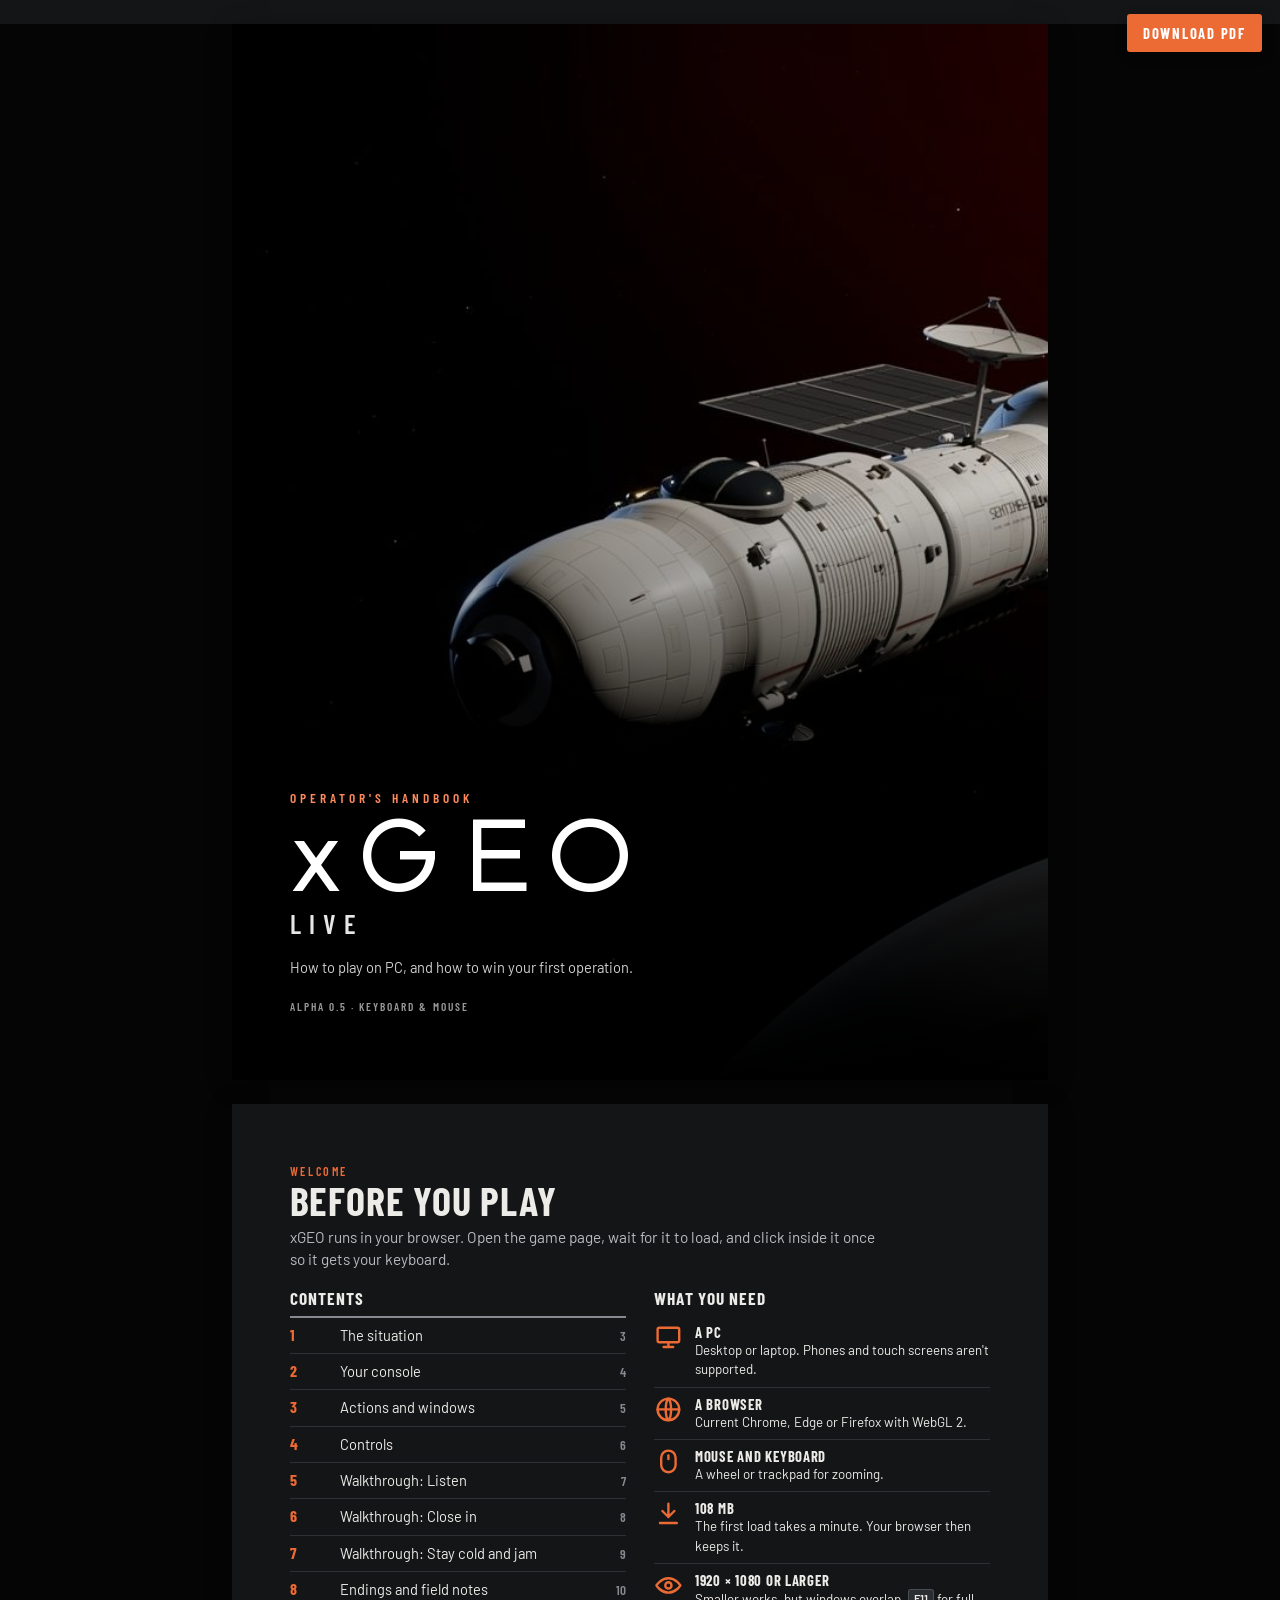
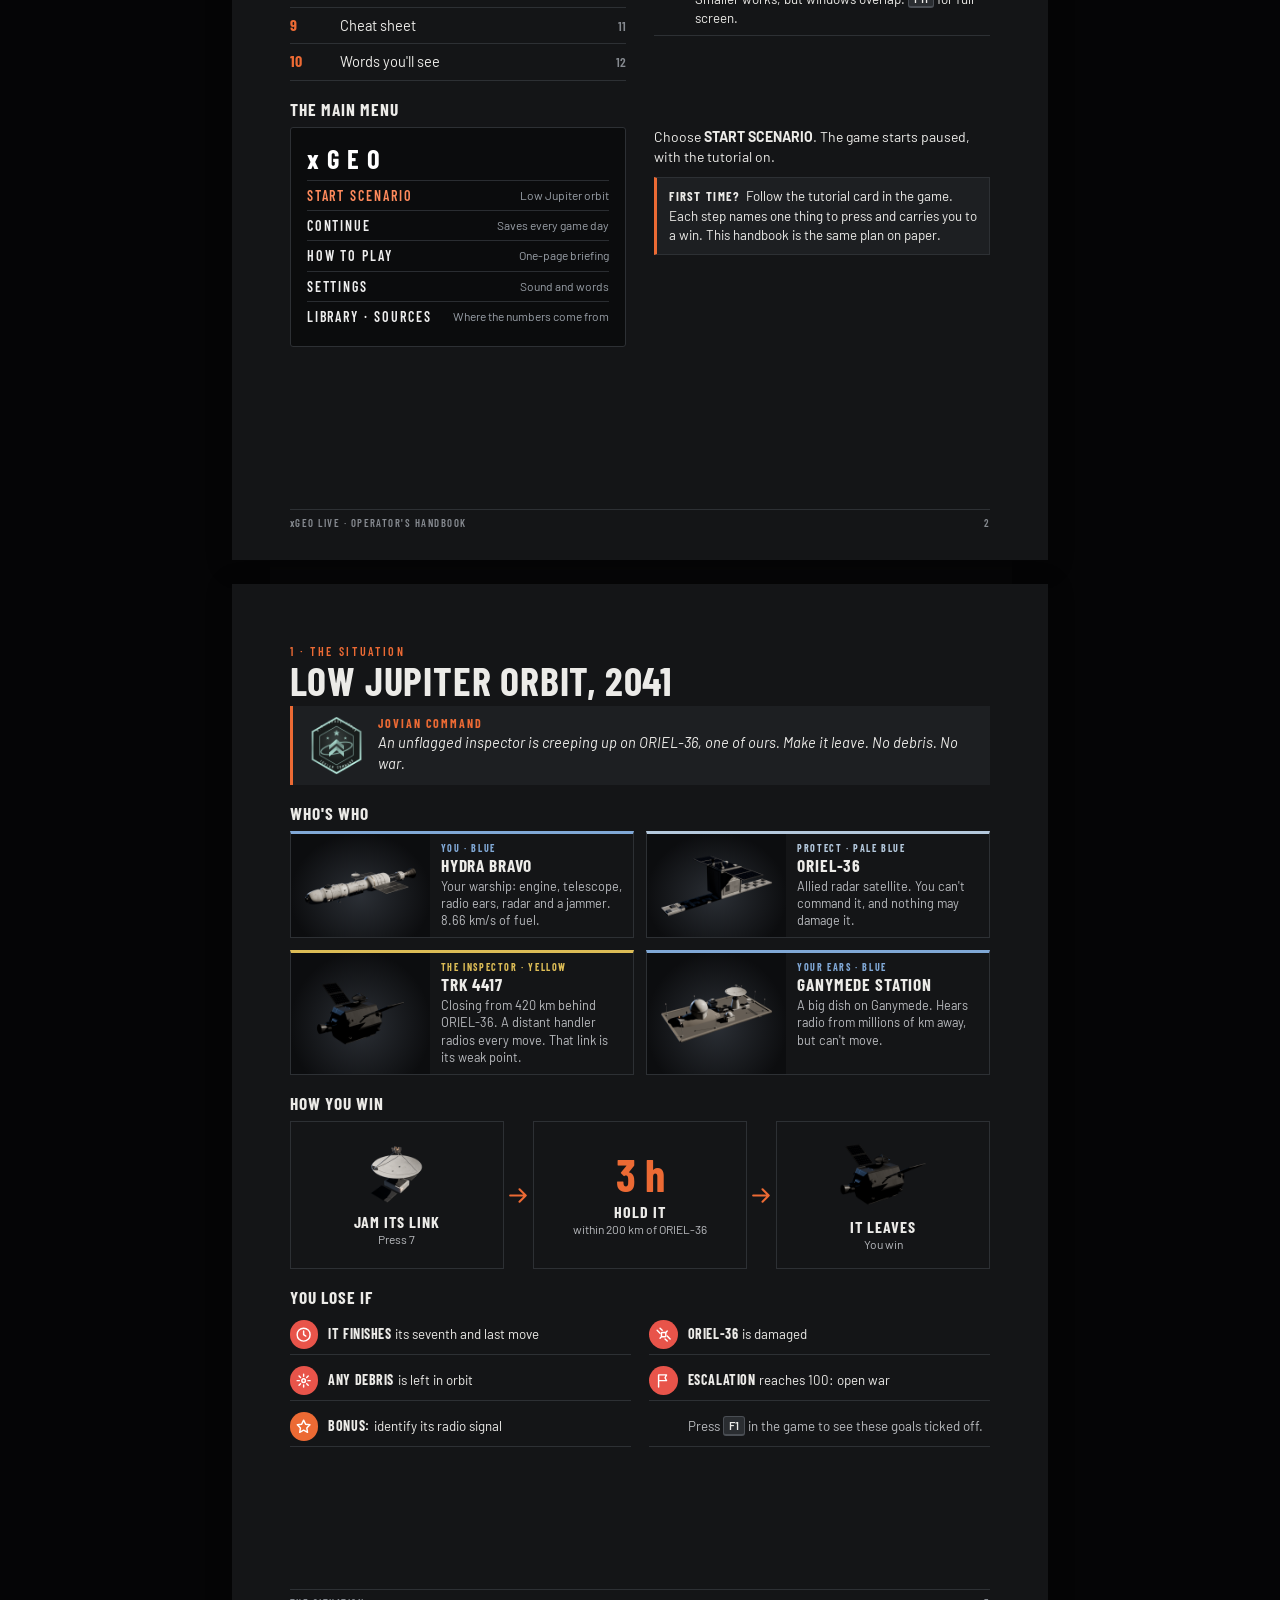
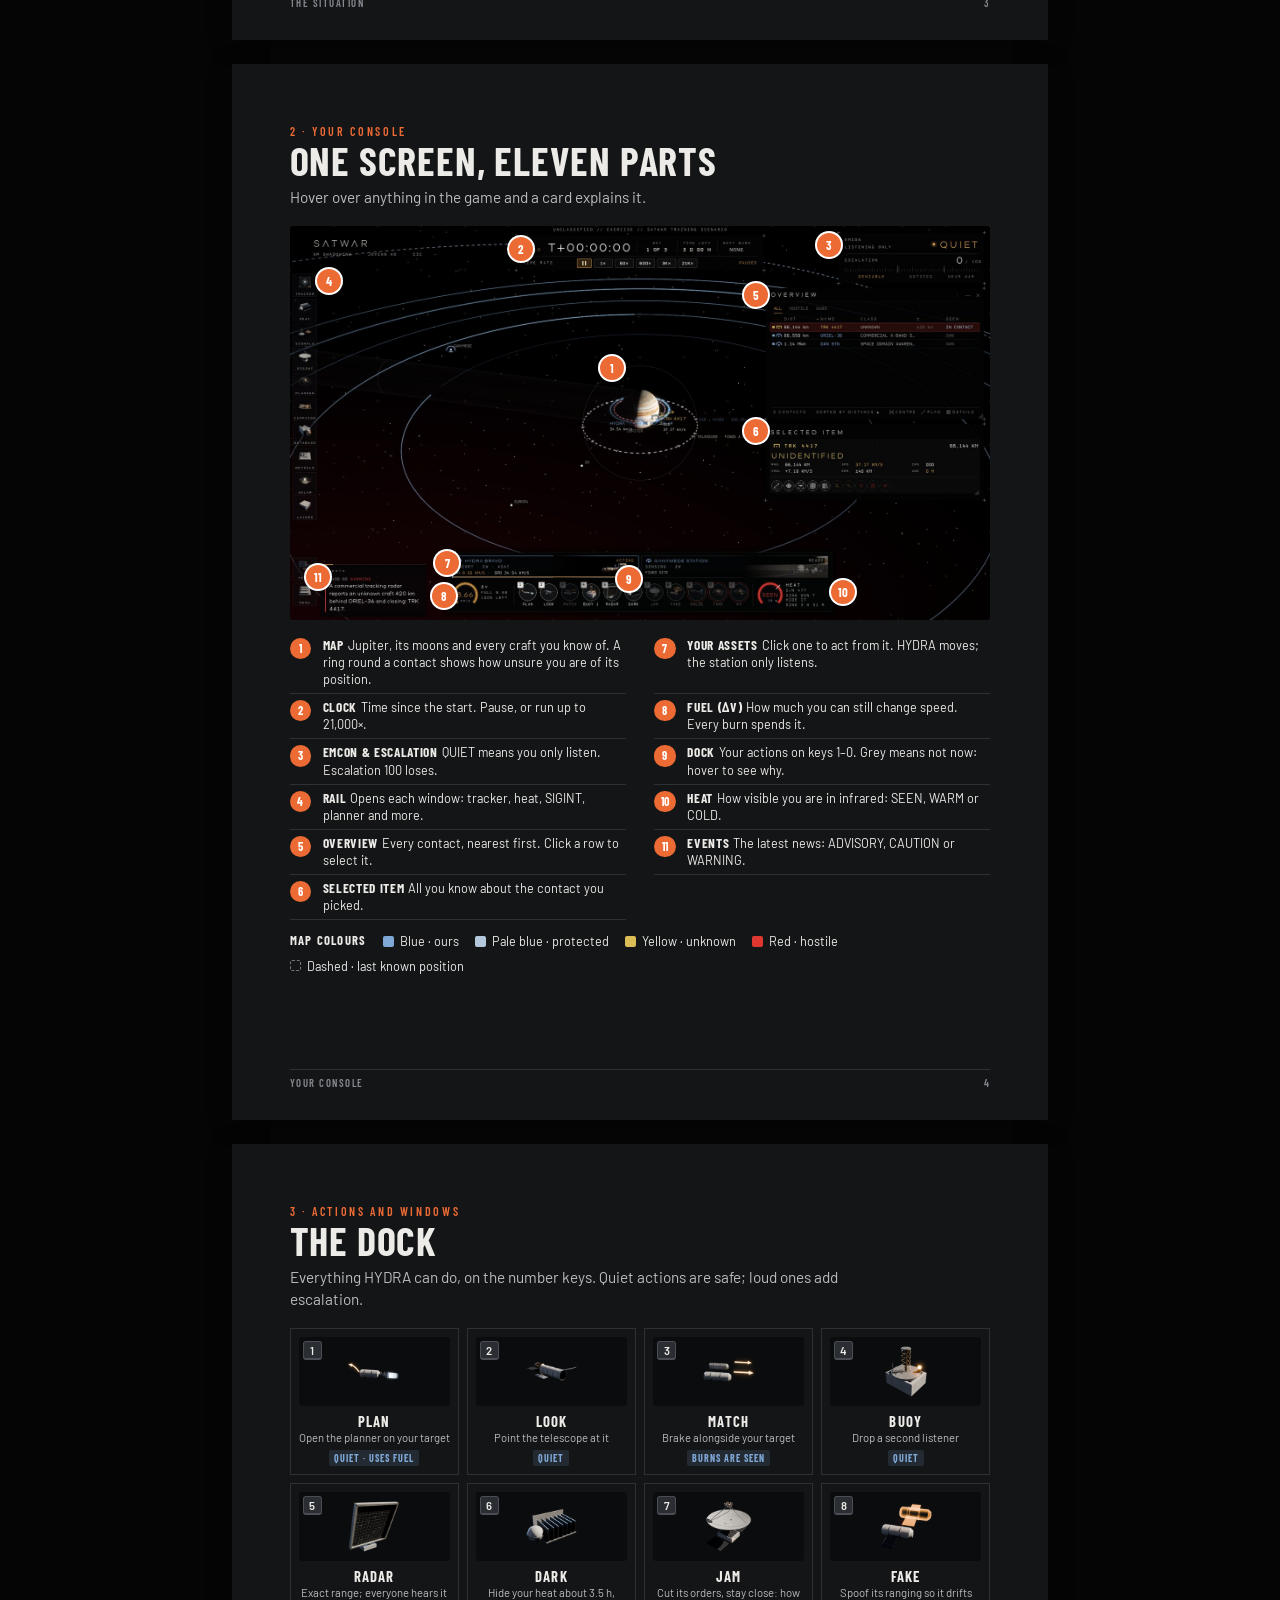
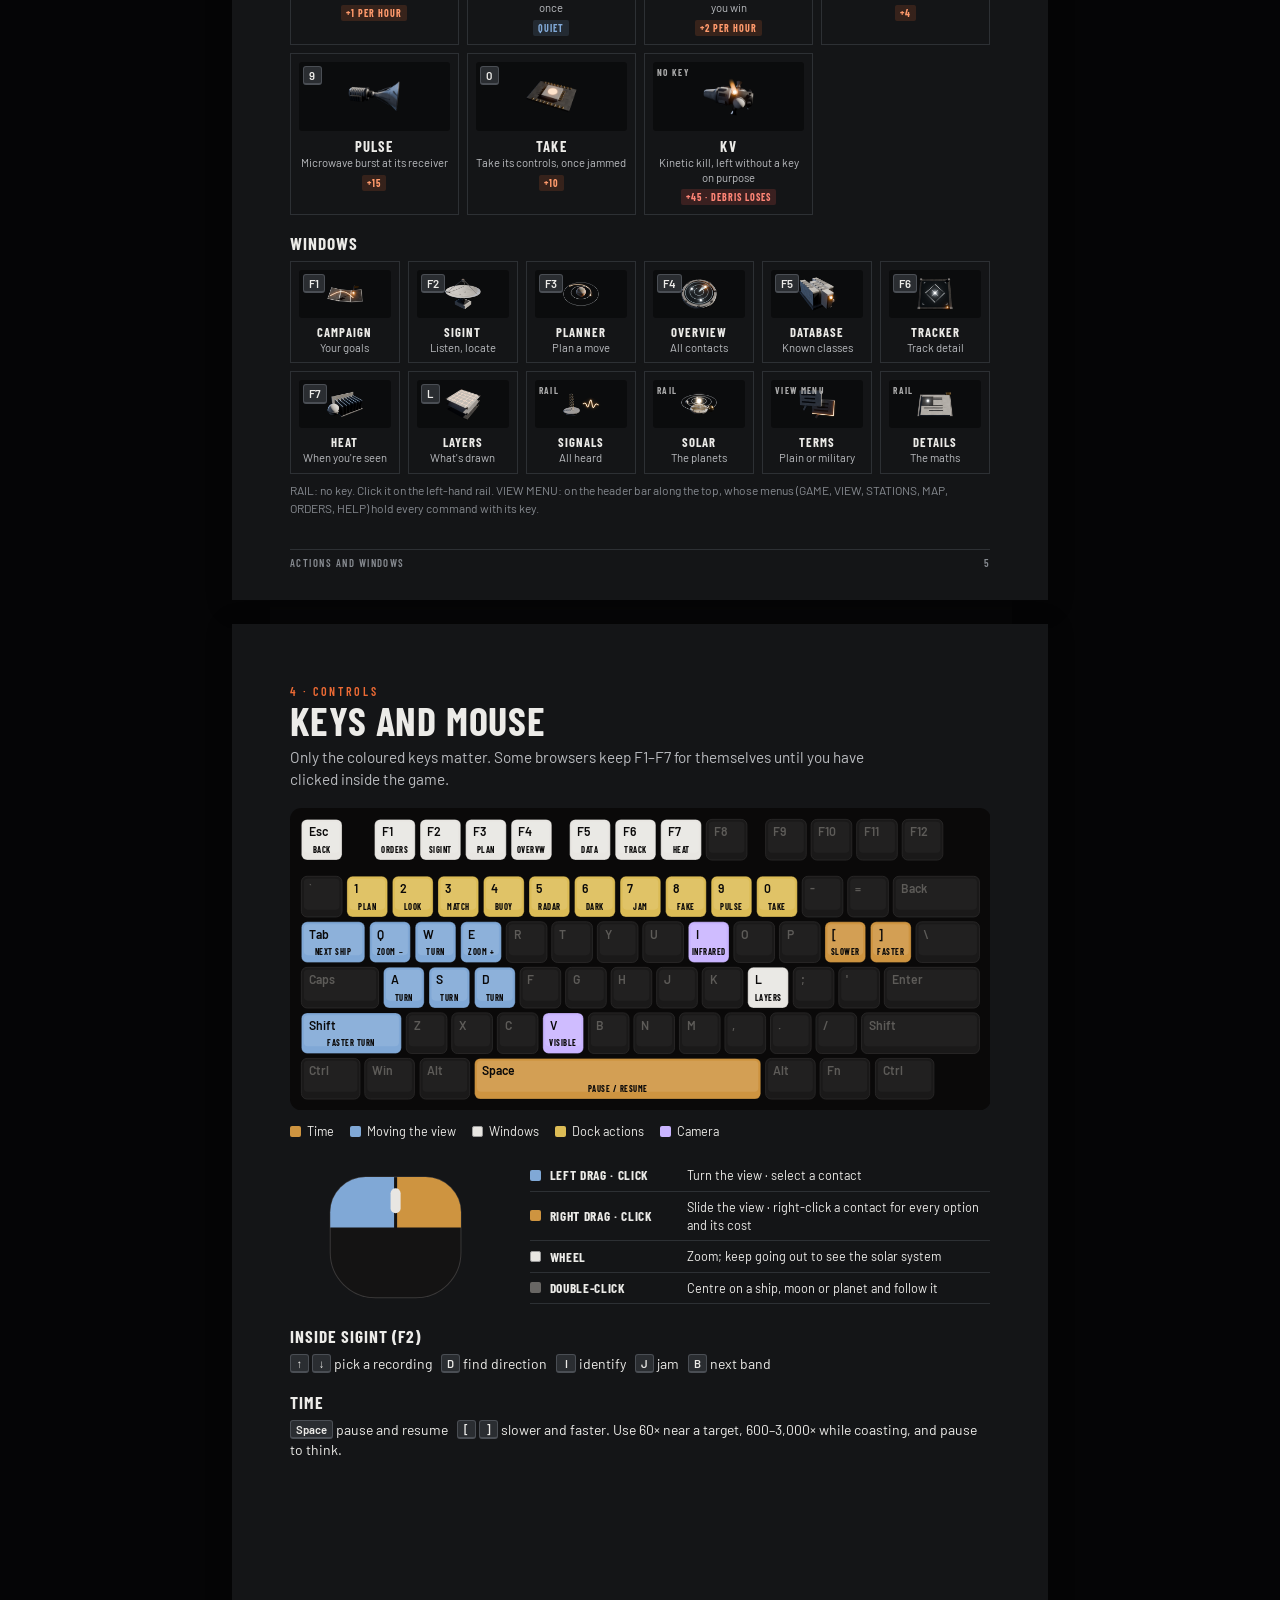
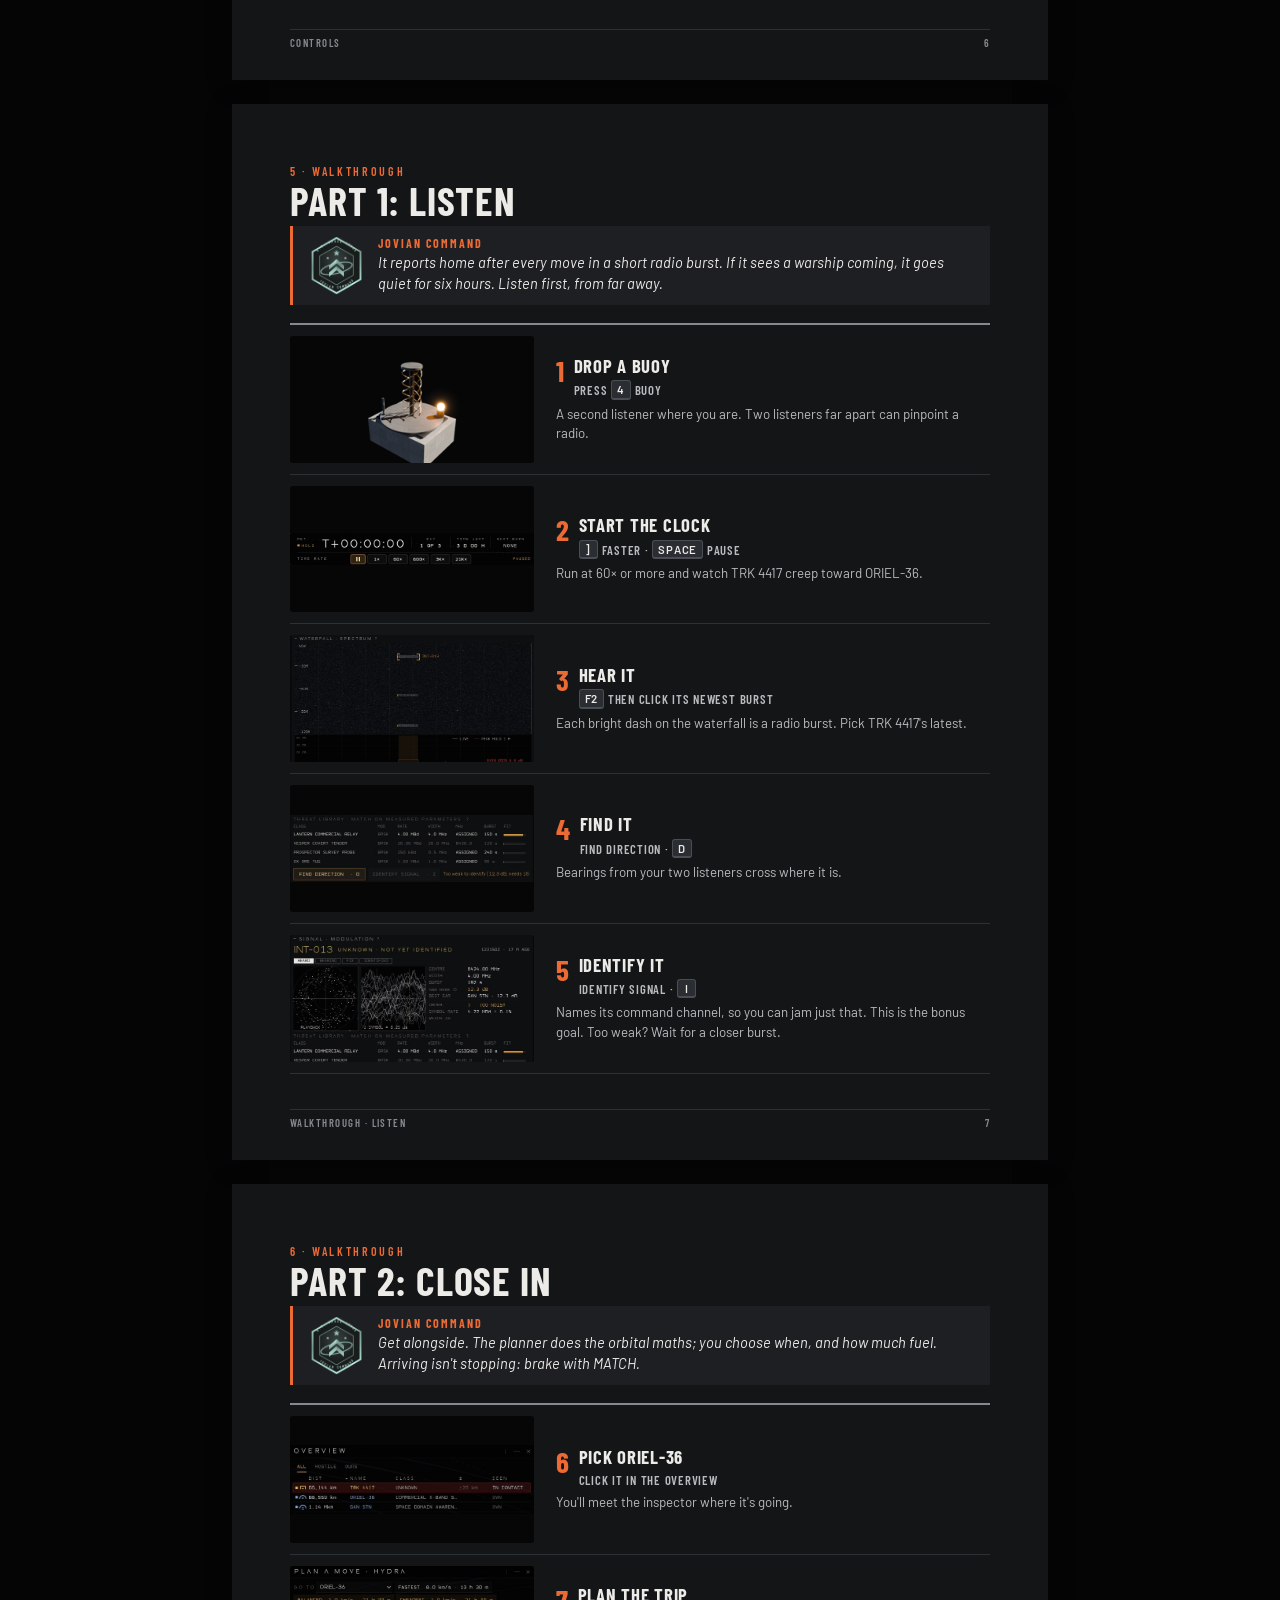
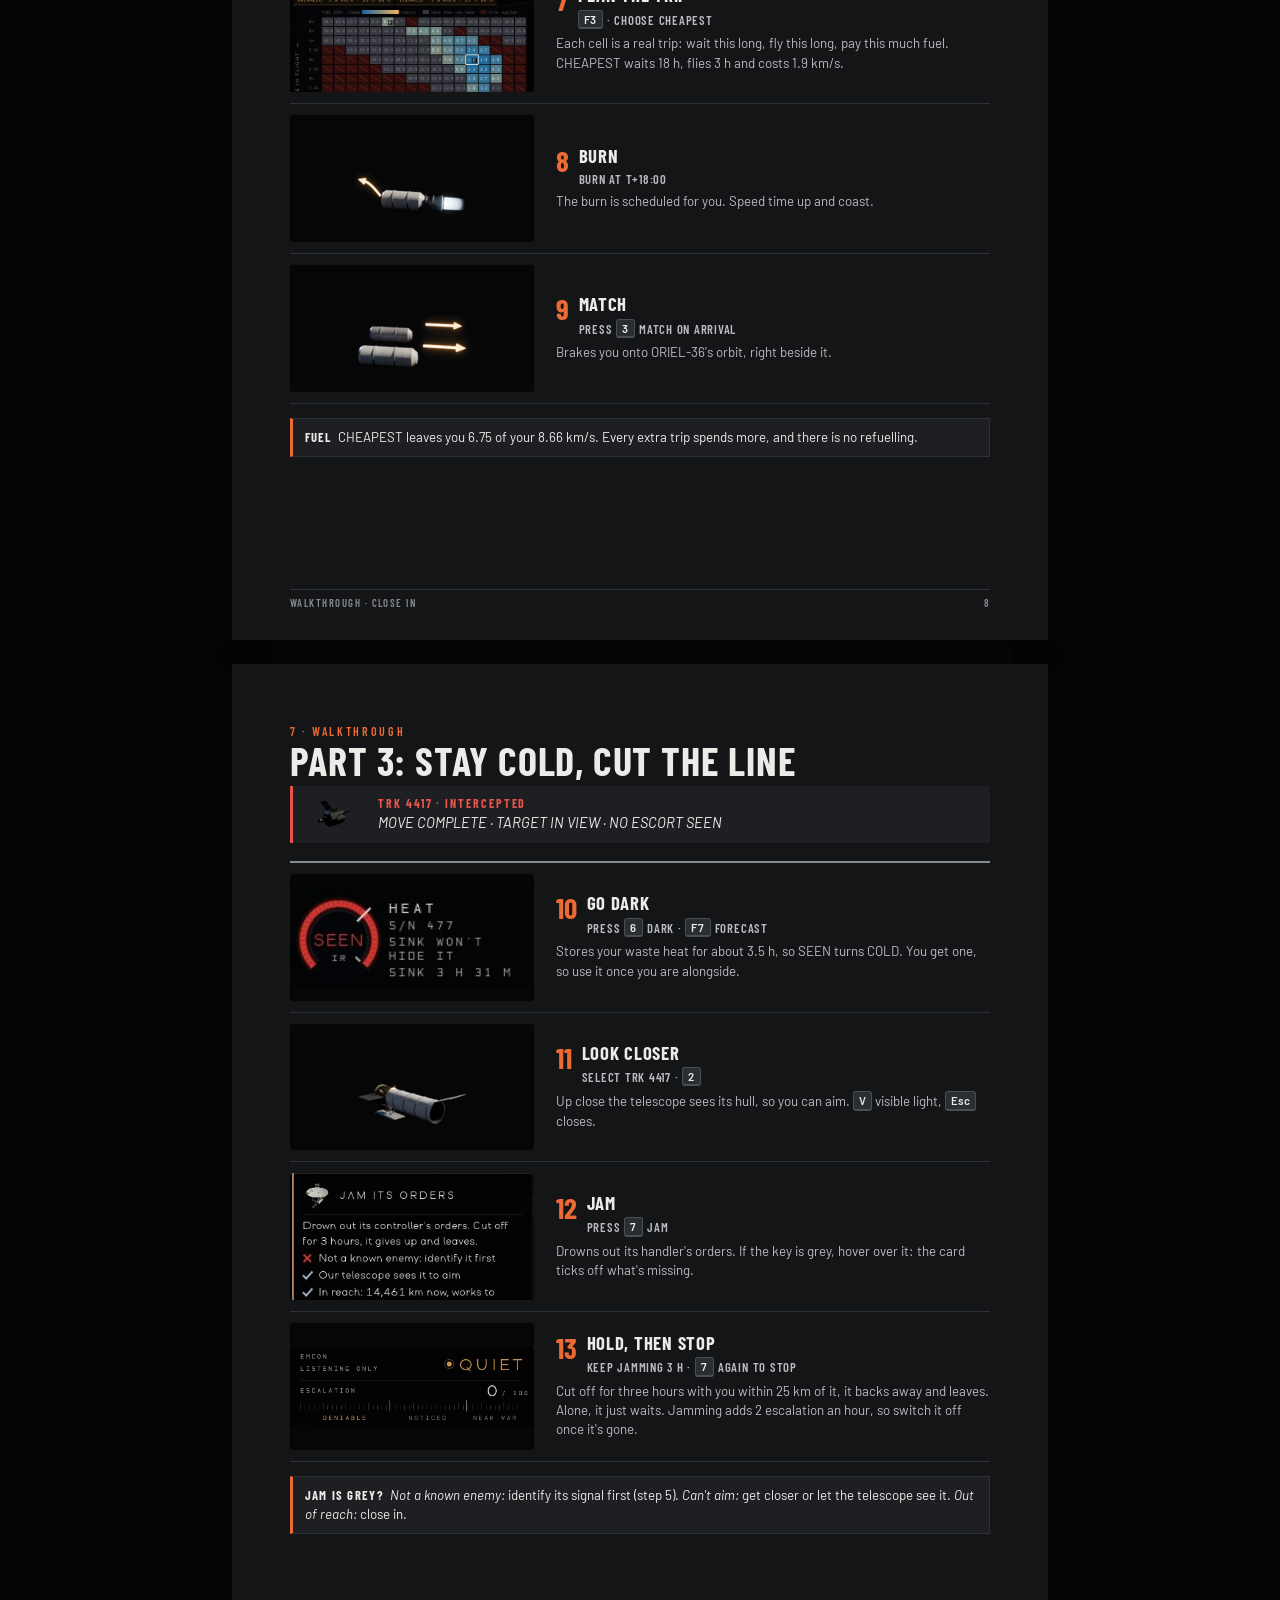
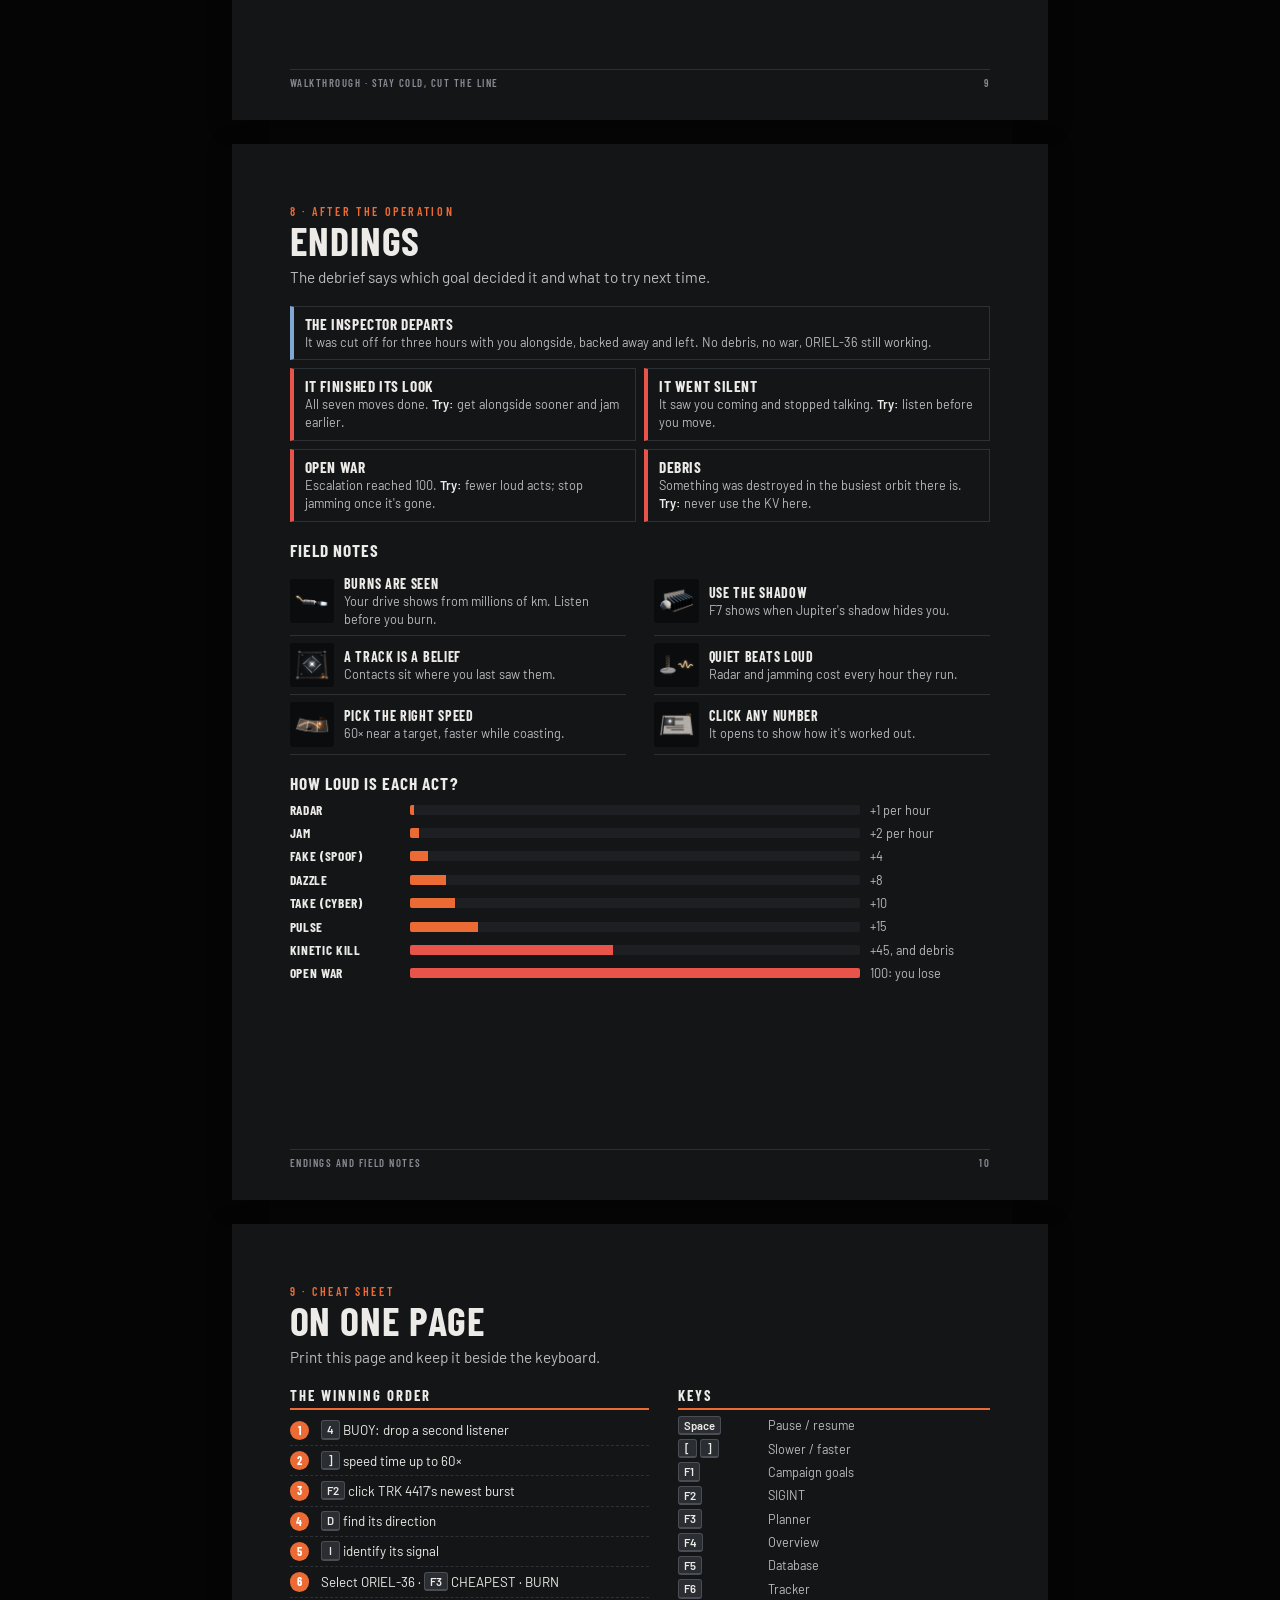
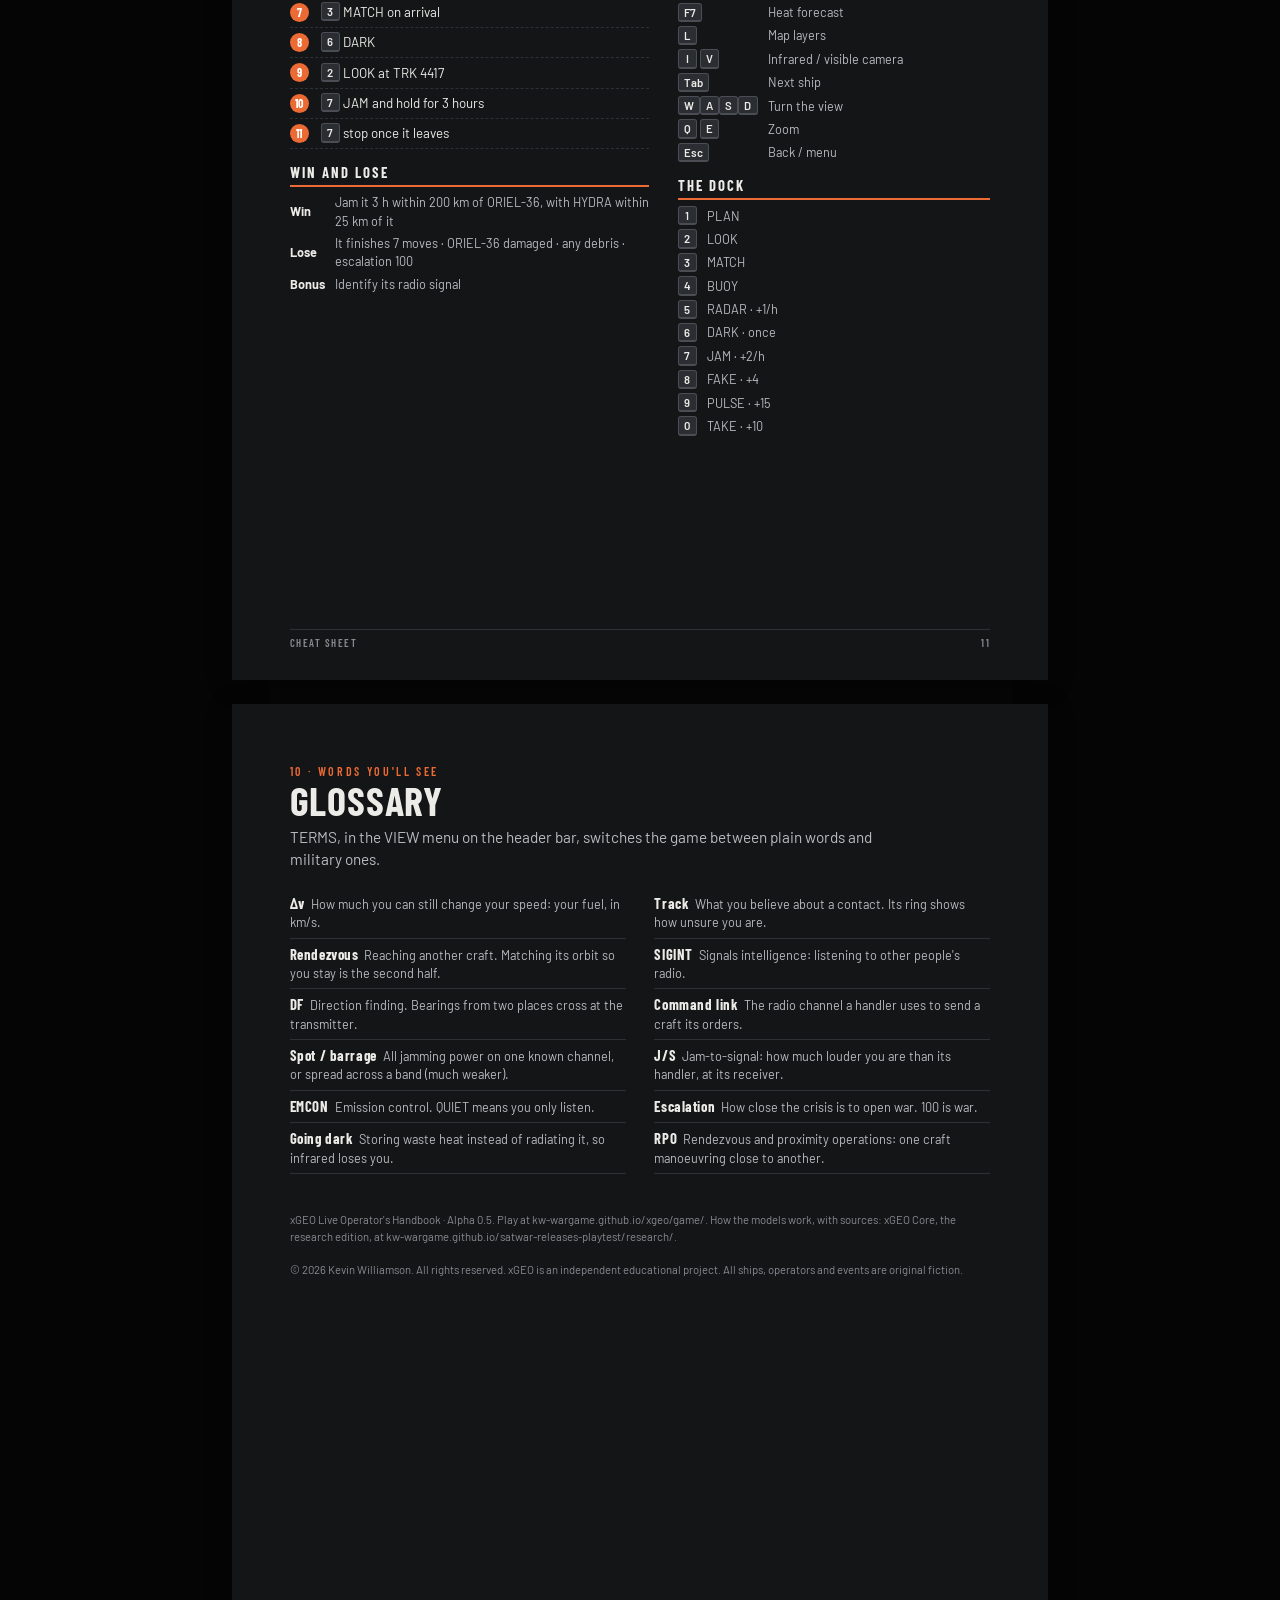
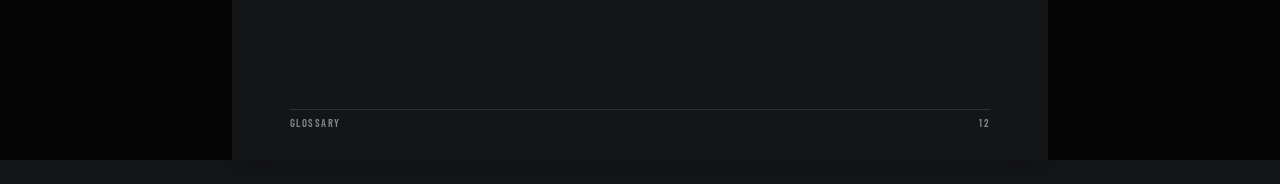
<file: manual/index.html>
<!doctype html>
<html lang="en">
<head>
<meta charset="utf-8">
<meta name="viewport" content="width=device-width, initial-scale=1">
<title>xGEO Live · Operator's Handbook</title>
<link href="https://fonts.googleapis.com/css2?family=Barlow:ital,wght@0,400;0,500;0,600;0,700;1,400&family=Barlow+Condensed:wght@500;600;700&display=swap" rel="stylesheet">
<style>
@page{size:8.5in 11in;margin:0}
:root{--paper:#141517;--ink:#ecebe8;--ink2:#b9bbbf;--ink3:#868a90;--rule:#2d3034;--soft:#1d1f22;--orange:#ec6a34;
  --own:#80a8d6;--prot:#b4c8dc;--unk:#dcbc56;--host:#e8544a;--night:#0b0c0d;
  --cond:'Barlow Condensed','Arial Narrow',sans-serif;--body:'Barlow','Segoe UI',sans-serif}
*{box-sizing:border-box}
html,body{margin:0;background:var(--paper);color:var(--ink);font:400 10.5pt/1.45 var(--body);-webkit-print-color-adjust:exact;print-color-adjust:exact}
@media screen{body{background:#050506}.pg{margin:24px auto;box-shadow:0 4px 24px rgba(0,0,0,.25)}}
img{display:block;max-width:100%}
.pg{position:relative;width:8.5in;height:11in;padding:.62in .6in .7in;overflow:hidden;background:var(--paper);page-break-after:always;break-after:page}
.pg:last-child{page-break-after:auto;break-after:auto}
.foot{position:absolute;left:.6in;right:.6in;bottom:.32in;display:flex;justify-content:space-between;font:600 8pt var(--cond);letter-spacing:.14em;text-transform:uppercase;color:var(--ink3);border-top:1px solid var(--rule);padding-top:6px}
.sec{font:600 9pt var(--cond);letter-spacing:.22em;text-transform:uppercase;color:var(--orange)}
h1{margin:2px 0 6px;font:700 30pt/1 var(--cond);letter-spacing:.02em;text-transform:uppercase}
.lede{margin:0 0 18px;font-size:11.5pt;color:var(--ink2);max-width:6.2in}
h3{margin:18px 0 8px;font:700 13pt var(--cond);letter-spacing:.06em;text-transform:uppercase}
kbd{display:inline-block;min-width:1.7em;text-align:center;font:600 8.5pt/1 var(--body);color:var(--ink);background:#2a2d31;border:1px solid #4a4e54;border-bottom-width:2px;border-radius:3px;padding:3px 5px 2px;white-space:nowrap;vertical-align:1px}
.ico{width:1.15em;height:1.15em;fill:none;stroke:currentColor;stroke-width:2;stroke-linecap:round;stroke-linejoin:round;vertical-align:-.2em}
.say{display:grid;grid-template-columns:.62in 1fr;gap:12px;align-items:center;border-left:3px solid var(--orange);background:var(--soft);padding:10px 14px;margin:0 0 18px}
.say img{width:.62in}
.say b{display:block;font:700 9pt var(--cond);letter-spacing:.16em;text-transform:uppercase;color:var(--orange)}
.say p{margin:2px 0 0;font-size:11pt;font-style:italic;color:var(--ink)}
.say.red{border-color:var(--host)}.say.red b{color:var(--host)}
.tip{border:1px solid var(--rule);border-left:3px solid var(--orange);background:var(--soft);padding:9px 12px;font-size:10pt;margin-top:14px}
.tip b{font:700 9.5pt var(--cond);letter-spacing:.1em;text-transform:uppercase;margin-right:6px}

/* cover */
.cover{padding:0;color:#fff;background:#000}
.cover .art{position:absolute;inset:0;background:url(img/keyart.jpg) 62% center/cover}
.cover .art::after{content:"";position:absolute;inset:0;background:linear-gradient(180deg,rgba(0,0,0,.2),rgba(0,0,0,0) 40%,rgba(0,0,0,.85) 78%,#000)}
.cover .t{position:absolute;left:.6in;right:.6in;bottom:.7in}
.cover .k{font:600 10pt var(--cond);letter-spacing:.3em;text-transform:uppercase;color:#ff8a5c}
@font-face{font-family:'SatwarGeo';src:url(../fonts/SatwarGeo-Medium.ttf)}
.cover h1{font:500 76pt/.85 'SatwarGeo',var(--cond);letter-spacing:.14em;text-transform:none;margin:8px 0 6px;color:#fff}
.cover h2{margin:0 0 18px;font:600 20pt var(--cond);letter-spacing:.3em;text-transform:uppercase;color:#e6e6e6}
.cover p{margin:0;font-size:11pt;color:#cfcfcf;max-width:4.6in}
.cover .meta{margin-top:22px;font:600 8.5pt var(--cond);letter-spacing:.18em;text-transform:uppercase;color:#9a9a9a}

/* contents */
.toc{list-style:none;margin:0;padding:0;border-top:2px solid var(--ink3)}
.toc li{display:grid;grid-template-columns:.42in 1fr auto;gap:10px;align-items:baseline;padding:7px 0;border-bottom:1px solid var(--rule);font-size:11pt}
.toc li span{font:700 12pt var(--cond);color:var(--orange)}
.toc li em{font-style:normal;font:600 10pt var(--cond);color:var(--ink3)}
.two{display:grid;grid-template-columns:1fr 1fr;gap:.3in}
.need{display:grid;grid-template-columns:.34in 1fr;gap:8px;align-items:start;padding:7px 0;border-bottom:1px solid var(--rule);font-size:10pt}
.need svg{width:.3in;height:.3in;color:var(--orange)}
.need b{display:block;font:700 11pt var(--cond);letter-spacing:.05em;text-transform:uppercase}
.menu{background:var(--night);border:1px solid var(--rule);color:#ddd;padding:14px 16px;border-radius:3px}
.menu .t{font:700 20pt var(--cond);letter-spacing:.3em;color:#fff;margin-bottom:6px}
.menu div{display:flex;justify-content:space-between;gap:10px;padding:6px 0;border-top:1px solid #2a2d31;font-size:9pt;color:#9aa0a8}
.menu div b{font:600 10.5pt var(--cond);letter-spacing:.14em;color:#eee}
.menu div.go b{color:#ff8a5c}

/* cast & win */
.cast{display:grid;grid-template-columns:1fr 1fr;gap:12px}
.who{display:grid;grid-template-columns:1.45in 1fr;border:1px solid var(--rule);border-top:3px solid var(--c)}
.who .pic{background:radial-gradient(ellipse at 50% 60%,#2b2f35,#0c0d0f 72%);display:grid;place-items:center}
.who .pic img{width:100%}
.who .b{padding:8px 11px}
.who .tag{font:700 7.5pt var(--cond);letter-spacing:.16em;color:var(--c)}
.who h4{margin:1px 0 0;font:700 13pt var(--cond);letter-spacing:.05em}
.who p{margin:3px 0 0;font-size:9.5pt;color:var(--ink2);line-height:1.35}
.flow{display:grid;grid-template-columns:1fr .3in 1fr .3in 1fr;align-items:center;margin-top:6px}
.flow .w{border:1px solid var(--rule);padding:10px;text-align:center;height:1.55in;display:flex;flex-direction:column;justify-content:center;align-items:center}
.flow .w img{height:.7in;width:auto}
.flow .w b{font:700 12pt var(--cond);letter-spacing:.06em;text-transform:uppercase;margin-top:4px}
.flow .w span{font-size:9pt;color:var(--ink2)}
.flow .big{font:700 34pt/1 var(--cond);color:var(--orange)}
.flow svg{width:.26in;height:.26in;color:var(--orange);justify-self:center}
.rules{display:grid;grid-template-columns:1fr 1fr;gap:6px 18px;margin-top:4px}
.rule{display:grid;grid-template-columns:.32in 1fr;gap:8px;align-items:center;padding:5px 0;border-bottom:1px solid var(--rule);font-size:10pt}
.rule i{width:.3in;height:.3in;border-radius:50%;background:var(--host);color:#fff;display:grid;place-items:center}
.rule i svg{width:.18in;height:.18in}
.rule.bonus i{background:var(--orange)}
.rule b{font:700 10.5pt var(--cond);letter-spacing:.04em;text-transform:uppercase;margin-right:4px}

/* console */
.anno{position:relative;border-radius:3px;overflow:hidden}
.pin{position:absolute;transform:translate(-50%,-50%);width:.25in;height:.25in;border-radius:50%;background:var(--orange);color:#fff;font:700 9.5pt/.25in var(--cond);text-align:center;box-shadow:0 0 0 2px #fff}
.legend{display:grid;grid-template-columns:1fr 1fr;gap:0 .3in;margin-top:12px}
.lg{display:grid;grid-template-columns:.26in 1fr;gap:8px;padding:5px 0;border-bottom:1px solid var(--rule);font-size:9.5pt;line-height:1.35;align-items:start}
.lg .n{width:.22in;height:.22in;border-radius:50%;background:var(--orange);color:#fff;font:700 9pt/.22in var(--cond);text-align:center;margin-top:1px}
.lg b{font:700 10pt var(--cond);letter-spacing:.05em;text-transform:uppercase;margin-right:4px}
.chips{display:flex;flex-wrap:wrap;gap:6px 16px;margin-top:12px;font-size:9.5pt}
.chips span{display:inline-flex;align-items:center;gap:6px}
.chips i{width:11px;height:11px;border-radius:2px;display:inline-block}

/* tiles */
.tiles{display:grid;grid-template-columns:repeat(4,1fr);gap:8px}
.tile{position:relative;border:1px solid var(--rule);padding:8px 8px 7px;text-align:center}
.tile .ib{background:#0b0c0d;border-radius:3px;height:.72in;display:grid;place-items:center;margin-bottom:6px}
.tile .ib img{height:.62in}
.tile kbd,.tile .rl{position:absolute;top:12px;left:12px}
.tile .rl{font:700 7pt var(--cond);letter-spacing:.14em;color:#aaa}
.tile b{display:block;font:700 11pt var(--cond);letter-spacing:.08em}
.tile span{display:block;font-size:8.5pt;color:var(--ink2);line-height:1.3;margin-top:1px}
.cost{display:inline-block;margin-top:4px;font:700 7.5pt var(--cond);letter-spacing:.1em;text-transform:uppercase;padding:2px 5px;border-radius:2px}
.cost.q{background:rgba(128,168,214,.14);color:var(--own)}.cost.l{background:rgba(236,106,52,.16);color:#ff9a6c}.cost.x{background:rgba(232,84,74,.18);color:#ff8576}
.tiles.sm{grid-template-columns:repeat(6,1fr)}
.tiles.sm .ib{height:.5in}.tiles.sm .ib img{height:.44in}.tiles.sm b{font-size:9.5pt}

/* controls */
.kb{display:block;width:100%;height:auto}
.kb .kl{font:600 15px var(--body)}
.kb .ks{font:700 10.5px var(--cond);letter-spacing:.06em}
.ctl{display:grid;grid-template-columns:2.2in 1fr;gap:.3in;align-items:center;margin-top:16px}
.mrow{display:grid;grid-template-columns:12px 1.35in 1fr;gap:8px;align-items:center;padding:6px 0;border-bottom:1px solid var(--rule);font-size:9.5pt}
.mrow i{width:11px;height:11px;border-radius:2px}
.mrow b{font:700 10pt var(--cond);letter-spacing:.05em;text-transform:uppercase}

/* steps */
.steps{border-top:2px solid var(--ink3)}
.step{display:grid;grid-template-columns:2.55in 1fr;gap:.22in;padding:11px 0;border-bottom:1px solid var(--rule);align-items:center}
.step .shot{position:relative;height:1.32in;background:#060607;border-radius:3px;overflow:hidden;display:grid;place-items:center}
.step .shot img{width:100%;height:100%;object-fit:contain}
.step .shot img.ic{width:auto;height:80%}
.step .shot img.top{object-fit:cover;object-position:center top}
.step .no{font:700 22pt/1 var(--cond);color:var(--orange);float:left;margin:0 10px 0 0}
.step b{display:block;font:700 14pt/1.1 var(--cond);letter-spacing:.04em;text-transform:uppercase}
.step .do{margin:4px 0 5px;font:600 9.5pt var(--cond);letter-spacing:.06em;text-transform:uppercase;color:var(--ink2)}
.step p{margin:0;font-size:10pt;color:var(--ink2);clear:left}

/* endings & notes */
.ends{display:grid;grid-template-columns:1fr 1fr;gap:8px}
.end{border:1px solid var(--rule);border-left:4px solid var(--host);padding:8px 11px;font-size:9.5pt;color:var(--ink2)}
.end b{display:block;font:700 11.5pt var(--cond);letter-spacing:.04em;text-transform:uppercase;color:var(--ink)}
.end.good{border-left-color:var(--own);grid-column:1 / -1}
.end em{font-style:normal;font-weight:600;color:var(--ink)}
.notes{display:grid;grid-template-columns:1fr 1fr;gap:0 .3in}
.note{display:grid;grid-template-columns:.46in 1fr;gap:10px;align-items:center;padding:7px 0;border-bottom:1px solid var(--rule);font-size:9.5pt;color:var(--ink2)}
.note img{width:.46in;height:.46in;background:#0b0c0d;border-radius:3px;padding:3px}
.note b{display:block;font:700 10.5pt var(--cond);letter-spacing:.05em;text-transform:uppercase;color:var(--ink)}
.bars{display:grid;gap:5px}
.br{display:grid;grid-template-columns:1.15in 1fr 1.25in;gap:10px;align-items:center;font-size:9.5pt}
.br b{font:700 10pt var(--cond);letter-spacing:.05em;text-transform:uppercase}
.br span{height:10px;background:var(--soft);border-radius:2px;overflow:hidden}
.br i{display:block;height:100%;min-width:3px;background:var(--orange)}
.br.x i,.br.w i{background:var(--host)}
.br em{font-style:normal;color:var(--ink2)}
.dl{position:fixed;top:14px;right:18px;z-index:9;font:700 11pt var(--cond);letter-spacing:.12em;text-transform:uppercase;text-decoration:none;color:#fff;background:var(--orange);padding:10px 16px;border-radius:3px;box-shadow:0 3px 12px rgba(0,0,0,.3)}
@media print{.dl{display:none}}
@media screen and (max-width:8.6in){.pg{zoom:calc(100vw / 8.7in)}}

/* cheat sheet */
.sheet{display:grid;grid-template-columns:1.15fr 1fr;gap:.3in}
.sheet h4{margin:0 0 6px;font:700 11pt var(--cond);letter-spacing:.14em;text-transform:uppercase;border-bottom:2px solid var(--orange);padding-bottom:4px}
.sheet ol{margin:0 0 14px;padding:0;list-style:none;counter-reset:s}
.sheet ol li{counter-increment:s;display:grid;grid-template-columns:.26in 1fr;gap:6px;align-items:center;padding:4.5px 0;border-bottom:1px dashed var(--rule);font-size:10pt}
.sheet ol li::before{content:counter(s);font:700 9pt/.2in var(--cond);color:#fff;background:var(--orange);border-radius:50%;width:.2in;height:.2in;text-align:center}
.sheet dl{margin:0 0 14px;display:grid;grid-template-columns:auto 1fr;gap:4px 10px;font-size:9.5pt;align-items:center}
.sheet dd{margin:0;color:var(--ink2)}
.terms{display:grid;grid-template-columns:1fr 1fr;gap:0 .3in}
.term{padding:6px 0;border-bottom:1px solid var(--rule);font-size:9.5pt;color:var(--ink2)}
.term b{font:700 11pt var(--cond);letter-spacing:.04em;color:var(--ink);margin-right:6px}
.back{margin-top:.4in;font-size:8.5pt;color:var(--ink3)}
.nx{text-transform:none!important}
</style>
</head>
<body>
<a class="dl" href="xGEO-Operators-Handbook.pdf" download>Download PDF</a>
<svg width="0" height="0" style="position:absolute" aria-hidden="true">
  <symbol id="i-arrow" viewBox="0 0 24 24"><path d="M4 12h15M13 6l6 6-6 6"/></symbol>
  <symbol id="i-sat" viewBox="0 0 24 24"><rect x="9" y="9" width="6" height="6" rx="1"/><path d="M3 6l4 4M7 3l3 3M21 18l-4-4M17 21l-3-3M15 9l2-2M9 15l-2 2"/></symbol>
  <symbol id="i-debris" viewBox="0 0 24 24"><path d="M12 3v3M12 18v3M3 12h3M18 12h3M5.6 5.6l2.1 2.1M16.3 16.3l2.1 2.1M5.6 18.4l2.1-2.1M16.3 7.7l2.1-2.1"/><circle cx="12" cy="12" r="2.5"/></symbol>
  <symbol id="i-flag" viewBox="0 0 24 24"><path d="M5 21V4M5 4h11l-2 4 2 4H5"/></symbol>
  <symbol id="i-clock" viewBox="0 0 24 24"><circle cx="12" cy="12" r="9"/><path d="M12 7v5l3 2"/></symbol>
  <symbol id="i-star" viewBox="0 0 24 24"><path d="M12 3l2.7 5.6 6.1.9-4.4 4.3 1 6.1L12 17l-5.4 2.9 1-6.1L3.2 9.5l6.1-.9z"/></symbol>
  <symbol id="i-pc" viewBox="0 0 24 24"><rect x="3" y="4" width="18" height="12" rx="1.5"/><path d="M8 20h8M12 16v4"/></symbol>
  <symbol id="i-globe" viewBox="0 0 24 24"><circle cx="12" cy="12" r="9"/><path d="M3 12h18M12 3c3 3 3 15 0 18M12 3c-3 3-3 15 0 18"/></symbol>
  <symbol id="i-mouse" viewBox="0 0 24 24"><rect x="6" y="3" width="12" height="18" rx="6"/><path d="M12 7v3"/></symbol>
  <symbol id="i-down" viewBox="0 0 24 24"><path d="M12 4v11M7 10l5 5 5-5M5 20h14"/></symbol>
  <symbol id="i-eye" viewBox="0 0 24 24"><path d="M2 12s3.6-6 10-6 10 6 10 6-3.6 6-10 6S2 12 2 12z"/><circle cx="12" cy="12" r="2.6"/></symbol>
</svg>

<!-- 1 COVER -->
<section class="pg cover"><div class="art"></div>
  <div class="t">
    <div class="k">Operator's Handbook</div>
    <h1><span class="nx">xGEO</span></h1>
    <h2>Live</h2>
    <p>How to play on PC, and how to win your first operation.</p>
    <div class="meta">Alpha 0.5 · Keyboard &amp; mouse</div>
  </div>
</section>

<!-- 2 CONTENTS / START -->
<section class="pg">
  <div class="sec">Welcome</div><h1>Before You Play</h1>
  <p class="lede"><span class="nx">xGEO</span> runs in your browser. Open the game page, wait for it to load, and click inside it once so it gets your keyboard.</p>
  <div class="two">
    <div>
      <h3 style="margin-top:0">Contents</h3>
      <ol class="toc">
        <li><span>1</span>The situation<em>3</em></li>
        <li><span>2</span>Your console<em>4</em></li>
        <li><span>3</span>Actions and windows<em>5</em></li>
        <li><span>4</span>Controls<em>6</em></li>
        <li><span>5</span>Walkthrough: Listen<em>7</em></li>
        <li><span>6</span>Walkthrough: Close in<em>8</em></li>
        <li><span>7</span>Walkthrough: Stay cold and jam<em>9</em></li>
        <li><span>8</span>Endings and field notes<em>10</em></li>
        <li><span>9</span>Cheat sheet<em>11</em></li>
        <li><span>10</span>Words you'll see<em>12</em></li>
      </ol>
    </div>
    <div>
      <h3 style="margin-top:0">What you need</h3>
      <div class="need"><svg class="ico"><use href="#i-pc"/></svg><div><b>A PC</b>Desktop or laptop. Phones and touch screens aren't supported.</div></div>
      <div class="need"><svg class="ico"><use href="#i-globe"/></svg><div><b>A browser</b>Current Chrome, Edge or Firefox with WebGL 2.</div></div>
      <div class="need"><svg class="ico"><use href="#i-mouse"/></svg><div><b>Mouse and keyboard</b>A wheel or trackpad for zooming.</div></div>
      <div class="need"><svg class="ico"><use href="#i-down"/></svg><div><b>108 MB</b>The first load takes a minute. Your browser then keeps it.</div></div>
      <div class="need"><svg class="ico"><use href="#i-eye"/></svg><div><b>1920 × 1080 or larger</b>Smaller works, but windows overlap. <kbd>F11</kbd> for full screen.</div></div>
    </div>
  </div>
  <h3>The main menu</h3>
  <div class="two" style="align-items:start">
    <div class="menu"><div class="t" style="border:0;padding:0;display:block"><span class="nx">xGEO</span></div>
      <div class="go"><b>START SCENARIO</b>Low Jupiter orbit</div><div><b>CONTINUE</b>Saves every game day</div><div><b>HOW TO PLAY</b>One-page briefing</div><div><b>SETTINGS</b>Sound and words</div><div><b>LIBRARY · SOURCES</b>Where the numbers come from</div></div>
    <div><p style="margin:0 0 10px">Choose <b>START SCENARIO</b>. The game starts paused, with the tutorial on.</p>
      <div class="tip" style="margin-top:0"><b>First time?</b>Follow the tutorial card in the game. Each step names one thing to press and carries you to a win. This handbook is the same plan on paper.</div></div>
  </div>
  <div class="foot"><span><span class="nx">xGEO</span> Live · Operator's Handbook</span><span>2</span></div>
</section>

<!-- 3 SITUATION -->
<section class="pg">
  <div class="sec">1 · The situation</div><h1>Low Jupiter Orbit, 2041</h1>
  <div class="say"><img src="img/insignia_blue.png" alt=""><div><b>Jovian Command</b><p>An unflagged inspector is creeping up on ORIEL-36, one of ours. Make it leave. No debris. No war.</p></div></div>
  <h3 style="margin-top:0">Who's who</h3>
  <div class="cast">
    <div class="who" style="--c:var(--own)"><div class="pic"><img src="img/p-sentinel.png" alt=""></div><div class="b"><div class="tag">YOU · BLUE</div><h4>HYDRA BRAVO</h4><p>Your warship: engine, telescope, radio ears, radar and a jammer. 8.66 km/s of fuel.</p></div></div>
    <div class="who" style="--c:var(--prot)"><div class="pic"><img src="img/p-oriel.png" alt=""></div><div class="b"><div class="tag">PROTECT · PALE BLUE</div><h4>ORIEL-36</h4><p>Allied radar satellite. You can't command it, and nothing may damage it.</p></div></div>
    <div class="who" style="--c:var(--unk)"><div class="pic"><img src="img/p-kite.png" alt=""></div><div class="b"><div class="tag">THE INSPECTOR · YELLOW</div><h4>TRK 4417</h4><p>Closing from 420 km behind ORIEL-36. A distant handler radios every move. That link is its weak point.</p></div></div>
    <div class="who" style="--c:var(--own)"><div class="pic"><img src="img/p-station.png" alt=""></div><div class="b"><div class="tag">YOUR EARS · BLUE</div><h4>GANYMEDE STATION</h4><p>A big dish on Ganymede. Hears radio from millions of km away, but can't move.</p></div></div>
  </div>
  <h3>How you win</h3>
  <div class="flow">
    <div class="w"><img src="img/i-jam.png" alt=""><b>Jam its link</b><span>Press 7</span></div>
    <svg class="ico"><use href="#i-arrow"/></svg>
    <div class="w"><div class="big">3 h</div><b>Hold it</b><span>within 200 km of ORIEL-36</span></div>
    <svg class="ico"><use href="#i-arrow"/></svg>
    <div class="w"><img src="img/p-kite.png" alt="" style="height:.8in"><b>It leaves</b><span>You win</span></div>
  </div>
  <h3>You lose if</h3>
  <div class="rules">
    <div class="rule"><i><svg class="ico"><use href="#i-clock"/></svg></i><div><b>It finishes</b>its seventh and last move</div></div>
    <div class="rule"><i><svg class="ico"><use href="#i-sat"/></svg></i><div><b>ORIEL-36</b>is damaged</div></div>
    <div class="rule"><i><svg class="ico"><use href="#i-debris"/></svg></i><div><b>Any debris</b>is left in orbit</div></div>
    <div class="rule"><i><svg class="ico"><use href="#i-flag"/></svg></i><div><b>Escalation</b>reaches 100: open war</div></div>
    <div class="rule bonus"><i><svg class="ico"><use href="#i-star"/></svg></i><div><b>Bonus:</b>identify its radio signal</div></div>
    <div class="rule"><span></span><div style="color:var(--ink2)">Press <kbd>F1</kbd> in the game to see these goals ticked off.</div></div>
  </div>
  <div class="foot"><span>The situation</span><span>3</span></div>
</section>

<!-- 4 CONSOLE -->
<section class="pg">
  <div class="sec">2 · Your console</div><h1>One Screen, Eleven Parts</h1>
  <p class="lede">Hover over anything in the game and a card explains it.</p>
  <div class="anno">
    <img src="img/shot-console.jpg" alt="The xGEO console.">
    <span class="pin" style="left:46%;top:36%">1</span><span class="pin" style="left:33%;top:6%">2</span><span class="pin" style="left:77%;top:5%">3</span>
    <span class="pin" style="left:5.6%;top:14%">4</span><span class="pin" style="left:66.5%;top:17.5%">5</span><span class="pin" style="left:66.5%;top:52%">6</span>
    <span class="pin" style="left:22.5%;top:85.5%">7</span><span class="pin" style="left:22%;top:94%">8</span><span class="pin" style="left:48.5%;top:89.5%">9</span>
    <span class="pin" style="left:79%;top:93%">10</span><span class="pin" style="left:4%;top:89%">11</span>
  </div>
  <div class="legend">
    <div class="lg"><span class="n">1</span><div><b>Map</b>Jupiter, its moons and every craft you know of. A ring round a contact shows how unsure you are of its position.</div></div>
    <div class="lg"><span class="n">7</span><div><b>Your assets</b>Click one to act from it. HYDRA moves; the station only listens.</div></div>
    <div class="lg"><span class="n">2</span><div><b>Clock</b>Time since the start. Pause, or run up to 21,000×.</div></div>
    <div class="lg"><span class="n">8</span><div><b>Fuel (Δv)</b>How much you can still change speed. Every burn spends it.</div></div>
    <div class="lg"><span class="n">3</span><div><b>EMCON &amp; escalation</b>QUIET means you only listen. Escalation 100 loses.</div></div>
    <div class="lg"><span class="n">9</span><div><b>Dock</b>Your actions on keys 1–0. Grey means not now: hover to see why.</div></div>
    <div class="lg"><span class="n">4</span><div><b>Rail</b>Opens each window: tracker, heat, SIGINT, planner and more.</div></div>
    <div class="lg"><span class="n">10</span><div><b>Heat</b>How visible you are in infrared: SEEN, WARM or COLD.</div></div>
    <div class="lg"><span class="n">5</span><div><b>Overview</b>Every contact, nearest first. Click a row to select it.</div></div>
    <div class="lg"><span class="n">11</span><div><b>Events</b>The latest news: ADVISORY, CAUTION or WARNING.</div></div>
    <div class="lg"><span class="n">6</span><div><b>Selected item</b>All you know about the contact you picked.</div></div>
  </div>
  <div class="chips"><b style="font:700 9.5pt var(--cond);letter-spacing:.1em">MAP COLOURS</b>
    <span><i style="background:#80a8d6"></i>Blue · ours</span><span><i style="background:#b4c8dc"></i>Pale blue · protected</span><span><i style="background:#dcbc56"></i>Yellow · unknown</span><span><i style="background:#de3830"></i>Red · hostile</span><span><i style="border:1.5px dashed #777"></i>Dashed · last known position</span></div>
  <div class="foot"><span>Your console</span><span>4</span></div>
</section>

<!-- 5 DOCK & WINDOWS -->
<section class="pg">
  <div class="sec">3 · Actions and windows</div><h1>The Dock</h1>
  <p class="lede">Everything HYDRA can do, on the number keys. Quiet actions are safe; loud ones add escalation.</p>
  <div class="tiles">
    <div class="tile"><kbd>1</kbd><div class="ib"><img src="img/i-plan.png" alt=""></div><b>PLAN</b><span>Open the planner on your target</span><em class="cost q">Quiet · uses fuel</em></div>
    <div class="tile"><kbd>2</kbd><div class="ib"><img src="img/i-look.png" alt=""></div><b>LOOK</b><span>Point the telescope at it</span><em class="cost q">Quiet</em></div>
    <div class="tile"><kbd>3</kbd><div class="ib"><img src="img/i-match.png" alt=""></div><b>MATCH</b><span>Brake alongside your target</span><em class="cost q">Burns are seen</em></div>
    <div class="tile"><kbd>4</kbd><div class="ib"><img src="img/i-buoy.png" alt=""></div><b>BUOY</b><span>Drop a second listener</span><em class="cost q">Quiet</em></div>
    <div class="tile"><kbd>5</kbd><div class="ib"><img src="img/i-radar.png" alt=""></div><b>RADAR</b><span>Exact range; everyone hears it</span><em class="cost l">+1 per hour</em></div>
    <div class="tile"><kbd>6</kbd><div class="ib"><img src="img/i-thermometer.png" alt=""></div><b>DARK</b><span>Hide your heat about 3.5 h, once</span><em class="cost q">Quiet</em></div>
    <div class="tile"><kbd>7</kbd><div class="ib"><img src="img/i-jam.png" alt=""></div><b>JAM</b><span>Cut its orders, stay close: how you win</span><em class="cost l">+2 per hour</em></div>
    <div class="tile"><kbd>8</kbd><div class="ib"><img src="img/i-spoof.png" alt=""></div><b>FAKE</b><span>Spoof its ranging so it drifts</span><em class="cost l">+4</em></div>
    <div class="tile"><kbd>9</kbd><div class="ib"><img src="img/i-hpm.png" alt=""></div><b>PULSE</b><span>Microwave burst at its receiver</span><em class="cost l">+15</em></div>
    <div class="tile"><kbd>0</kbd><div class="ib"><img src="img/i-cyber.png" alt=""></div><b>TAKE</b><span>Take its controls, once jammed</span><em class="cost l">+10</em></div>
    <div class="tile"><span class="rl">NO KEY</span><div class="ib"><img src="img/i-kinetic.png" alt=""></div><b>KV</b><span>Kinetic kill, left without a key on purpose</span><em class="cost x">+45 · debris loses</em></div>
  </div>
  <h3>Windows</h3>
  <div class="tiles sm">
    <div class="tile"><kbd>F1</kbd><div class="ib"><img src="img/i-campaign.png" alt=""></div><b>CAMPAIGN</b><span>Your goals</span></div>
    <div class="tile"><kbd>F2</kbd><div class="ib"><img src="img/i-listening.png" alt=""></div><b>SIGINT</b><span>Listen, locate</span></div>
    <div class="tile"><kbd>F3</kbd><div class="ib"><img src="img/i-planner.png" alt=""></div><b>PLANNER</b><span>Plan a move</span></div>
    <div class="tile"><kbd>F4</kbd><div class="ib"><img src="img/i-overview.png" alt=""></div><b>OVERVIEW</b><span>All contacts</span></div>
    <div class="tile"><kbd>F5</kbd><div class="ib"><img src="img/i-library.png" alt=""></div><b>DATABASE</b><span>Known classes</span></div>
    <div class="tile"><kbd>F6</kbd><div class="ib"><img src="img/i-tracker.png" alt=""></div><b>TRACKER</b><span>Track detail</span></div>
    <div class="tile"><kbd>F7</kbd><div class="ib"><img src="img/i-thermometer.png" alt=""></div><b>HEAT</b><span>When you're seen</span></div>
    <div class="tile"><kbd>L</kbd><div class="ib"><img src="img/i-layers.png" alt=""></div><b>LAYERS</b><span>What's drawn</span></div>
    <div class="tile"><span class="rl">RAIL</span><div class="ib"><img src="img/i-signals.png" alt=""></div><b>SIGNALS</b><span>All heard</span></div>
    <div class="tile"><span class="rl">RAIL</span><div class="ib"><img src="img/i-solar.png" alt=""></div><b>SOLAR</b><span>The planets</span></div>
    <div class="tile"><span class="rl">VIEW MENU</span><div class="ib"><img src="img/i-language.png" alt=""></div><b>TERMS</b><span>Plain or military</span></div>
    <div class="tile"><span class="rl">RAIL</span><div class="ib"><img src="img/i-details.png" alt=""></div><b>DETAILS</b><span>The maths</span></div>
  </div>
  <p style="margin:8px 0 0;font-size:9pt;color:var(--ink3)">RAIL: no key. Click it on the left-hand rail. VIEW MENU: on the header bar along the top, whose menus (GAME, VIEW, STATIONS, MAP, ORDERS, HELP) hold every command with its key.</p>
  <div class="foot"><span>Actions and windows</span><span>5</span></div>
</section>

<!-- 6 CONTROLS -->
<section class="pg">
  <div class="sec">4 · Controls</div><h1>Keys and Mouse</h1>
  <p class="lede">Only the coloured keys matter. Some browsers keep F1–F7 for themselves until you have clicked inside the game.</p>
  <svg class="kb" viewBox="-14 -14 862 372" role="img" aria-label="Keyboard map: time keys Space and the square brackets; view keys W A S D Q E, Shift and Tab; window keys Esc, F1 to F7 and L; dock actions on 1 to 0; camera keys I and V."><rect x="-14" y="-14" width="862" height="372" rx="14" fill="#0a0909"/><g><rect x="0" y="0" width="50" height="50" rx="7" fill="#e8e6e2" stroke="rgba(0,0,0,.35)"/><rect x="3" y="3" width="44" height="38" rx="5" fill="rgba(255,255,255,0.1)"/><text x="9" y="21" fill="#0a0909" class="kl">Esc</text><text x="25" y="41" fill="#0a0909" class="ks" text-anchor="middle">BACK</text></g><g><rect x="90" y="0" width="50" height="50" rx="7" fill="#e8e6e2" stroke="rgba(0,0,0,.35)"/><rect x="93" y="3" width="44" height="38" rx="5" fill="rgba(255,255,255,0.1)"/><text x="99" y="21" fill="#0a0909" class="kl">F1</text><text x="115" y="41" fill="#0a0909" class="ks" text-anchor="middle">ORDERS</text></g><g><rect x="146" y="0" width="50" height="50" rx="7" fill="#e8e6e2" stroke="rgba(0,0,0,.35)"/><rect x="149" y="3" width="44" height="38" rx="5" fill="rgba(255,255,255,0.1)"/><text x="155" y="21" fill="#0a0909" class="kl">F2</text><text x="171" y="41" fill="#0a0909" class="ks" text-anchor="middle">SIGINT</text></g><g><rect x="202" y="0" width="50" height="50" rx="7" fill="#e8e6e2" stroke="rgba(0,0,0,.35)"/><rect x="205" y="3" width="44" height="38" rx="5" fill="rgba(255,255,255,0.1)"/><text x="211" y="21" fill="#0a0909" class="kl">F3</text><text x="227" y="41" fill="#0a0909" class="ks" text-anchor="middle">PLAN</text></g><g><rect x="258" y="0" width="50" height="50" rx="7" fill="#e8e6e2" stroke="rgba(0,0,0,.35)"/><rect x="261" y="3" width="44" height="38" rx="5" fill="rgba(255,255,255,0.1)"/><text x="267" y="21" fill="#0a0909" class="kl">F4</text><text x="283" y="41" fill="#0a0909" class="ks" text-anchor="middle">OVERVW</text></g><g><rect x="330" y="0" width="50" height="50" rx="7" fill="#e8e6e2" stroke="rgba(0,0,0,.35)"/><rect x="333" y="3" width="44" height="38" rx="5" fill="rgba(255,255,255,0.1)"/><text x="339" y="21" fill="#0a0909" class="kl">F5</text><text x="355" y="41" fill="#0a0909" class="ks" text-anchor="middle">DATA</text></g><g><rect x="386" y="0" width="50" height="50" rx="7" fill="#e8e6e2" stroke="rgba(0,0,0,.35)"/><rect x="389" y="3" width="44" height="38" rx="5" fill="rgba(255,255,255,0.1)"/><text x="395" y="21" fill="#0a0909" class="kl">F6</text><text x="411" y="41" fill="#0a0909" class="ks" text-anchor="middle">TRACK</text></g><g><rect x="442" y="0" width="50" height="50" rx="7" fill="#e8e6e2" stroke="rgba(0,0,0,.35)"/><rect x="445" y="3" width="44" height="38" rx="5" fill="rgba(255,255,255,0.1)"/><text x="451" y="21" fill="#0a0909" class="kl">F7</text><text x="467" y="41" fill="#0a0909" class="ks" text-anchor="middle">HEAT</text></g><g><rect x="498" y="0" width="50" height="50" rx="7" fill="#1a1919" stroke="#2c2a2a"/><rect x="501" y="3" width="44" height="38" rx="5" fill="rgba(255,255,255,0.03)"/><text x="507" y="21" fill="#5d5b58" class="kl">F8</text></g><g><rect x="571" y="0" width="50" height="50" rx="7" fill="#1a1919" stroke="#2c2a2a"/><rect x="574" y="3" width="44" height="38" rx="5" fill="rgba(255,255,255,0.03)"/><text x="580" y="21" fill="#5d5b58" class="kl">F9</text></g><g><rect x="627" y="0" width="50" height="50" rx="7" fill="#1a1919" stroke="#2c2a2a"/><rect x="630" y="3" width="44" height="38" rx="5" fill="rgba(255,255,255,0.03)"/><text x="636" y="21" fill="#5d5b58" class="kl">F10</text></g><g><rect x="683" y="0" width="50" height="50" rx="7" fill="#1a1919" stroke="#2c2a2a"/><rect x="686" y="3" width="44" height="38" rx="5" fill="rgba(255,255,255,0.03)"/><text x="692" y="21" fill="#5d5b58" class="kl">F11</text></g><g><rect x="739" y="0" width="50" height="50" rx="7" fill="#1a1919" stroke="#2c2a2a"/><rect x="742" y="3" width="44" height="38" rx="5" fill="rgba(255,255,255,0.03)"/><text x="748" y="21" fill="#5d5b58" class="kl">F12</text></g><g><rect x="0" y="70" width="50" height="50" rx="7" fill="#1a1919" stroke="#2c2a2a"/><rect x="3" y="73" width="44" height="38" rx="5" fill="rgba(255,255,255,0.03)"/><text x="9" y="91" fill="#5d5b58" class="kl">`</text></g><g><rect x="56" y="70" width="50" height="50" rx="7" fill="#dcbc56" stroke="rgba(0,0,0,.35)"/><rect x="59" y="73" width="44" height="38" rx="5" fill="rgba(255,255,255,0.1)"/><text x="65" y="91" fill="#0a0909" class="kl">1</text><text x="81" y="111" fill="#0a0909" class="ks" text-anchor="middle">PLAN</text></g><g><rect x="112" y="70" width="50" height="50" rx="7" fill="#dcbc56" stroke="rgba(0,0,0,.35)"/><rect x="115" y="73" width="44" height="38" rx="5" fill="rgba(255,255,255,0.1)"/><text x="121" y="91" fill="#0a0909" class="kl">2</text><text x="137" y="111" fill="#0a0909" class="ks" text-anchor="middle">LOOK</text></g><g><rect x="168" y="70" width="50" height="50" rx="7" fill="#dcbc56" stroke="rgba(0,0,0,.35)"/><rect x="171" y="73" width="44" height="38" rx="5" fill="rgba(255,255,255,0.1)"/><text x="177" y="91" fill="#0a0909" class="kl">3</text><text x="193" y="111" fill="#0a0909" class="ks" text-anchor="middle">MATCH</text></g><g><rect x="224" y="70" width="50" height="50" rx="7" fill="#dcbc56" stroke="rgba(0,0,0,.35)"/><rect x="227" y="73" width="44" height="38" rx="5" fill="rgba(255,255,255,0.1)"/><text x="233" y="91" fill="#0a0909" class="kl">4</text><text x="249" y="111" fill="#0a0909" class="ks" text-anchor="middle">BUOY</text></g><g><rect x="280" y="70" width="50" height="50" rx="7" fill="#dcbc56" stroke="rgba(0,0,0,.35)"/><rect x="283" y="73" width="44" height="38" rx="5" fill="rgba(255,255,255,0.1)"/><text x="289" y="91" fill="#0a0909" class="kl">5</text><text x="305" y="111" fill="#0a0909" class="ks" text-anchor="middle">RADAR</text></g><g><rect x="336" y="70" width="50" height="50" rx="7" fill="#dcbc56" stroke="rgba(0,0,0,.35)"/><rect x="339" y="73" width="44" height="38" rx="5" fill="rgba(255,255,255,0.1)"/><text x="345" y="91" fill="#0a0909" class="kl">6</text><text x="361" y="111" fill="#0a0909" class="ks" text-anchor="middle">DARK</text></g><g><rect x="392" y="70" width="50" height="50" rx="7" fill="#dcbc56" stroke="rgba(0,0,0,.35)"/><rect x="395" y="73" width="44" height="38" rx="5" fill="rgba(255,255,255,0.1)"/><text x="401" y="91" fill="#0a0909" class="kl">7</text><text x="417" y="111" fill="#0a0909" class="ks" text-anchor="middle">JAM</text></g><g><rect x="448" y="70" width="50" height="50" rx="7" fill="#dcbc56" stroke="rgba(0,0,0,.35)"/><rect x="451" y="73" width="44" height="38" rx="5" fill="rgba(255,255,255,0.1)"/><text x="457" y="91" fill="#0a0909" class="kl">8</text><text x="473" y="111" fill="#0a0909" class="ks" text-anchor="middle">FAKE</text></g><g><rect x="504" y="70" width="50" height="50" rx="7" fill="#dcbc56" stroke="rgba(0,0,0,.35)"/><rect x="507" y="73" width="44" height="38" rx="5" fill="rgba(255,255,255,0.1)"/><text x="513" y="91" fill="#0a0909" class="kl">9</text><text x="529" y="111" fill="#0a0909" class="ks" text-anchor="middle">PULSE</text></g><g><rect x="560" y="70" width="50" height="50" rx="7" fill="#dcbc56" stroke="rgba(0,0,0,.35)"/><rect x="563" y="73" width="44" height="38" rx="5" fill="rgba(255,255,255,0.1)"/><text x="569" y="91" fill="#0a0909" class="kl">0</text><text x="585" y="111" fill="#0a0909" class="ks" text-anchor="middle">TAKE</text></g><g><rect x="616" y="70" width="50" height="50" rx="7" fill="#1a1919" stroke="#2c2a2a"/><rect x="619" y="73" width="44" height="38" rx="5" fill="rgba(255,255,255,0.03)"/><text x="625" y="91" fill="#5d5b58" class="kl">-</text></g><g><rect x="672" y="70" width="50" height="50" rx="7" fill="#1a1919" stroke="#2c2a2a"/><rect x="675" y="73" width="44" height="38" rx="5" fill="rgba(255,255,255,0.03)"/><text x="681" y="91" fill="#5d5b58" class="kl">=</text></g><g><rect x="728" y="70" width="106" height="50" rx="7" fill="#1a1919" stroke="#2c2a2a"/><rect x="731" y="73" width="100" height="38" rx="5" fill="rgba(255,255,255,0.03)"/><text x="737" y="91" fill="#5d5b58" class="kl">Back</text></g><g><rect x="0" y="126" width="78" height="50" rx="7" fill="#80a8d6" stroke="rgba(0,0,0,.35)"/><rect x="3" y="129" width="72" height="38" rx="5" fill="rgba(255,255,255,0.1)"/><text x="9" y="147" fill="#0a0909" class="kl">Tab</text><text x="39" y="167" fill="#0a0909" class="ks" text-anchor="middle">NEXT SHIP</text></g><g><rect x="84" y="126" width="50" height="50" rx="7" fill="#80a8d6" stroke="rgba(0,0,0,.35)"/><rect x="87" y="129" width="44" height="38" rx="5" fill="rgba(255,255,255,0.1)"/><text x="93" y="147" fill="#0a0909" class="kl">Q</text><text x="109" y="167" fill="#0a0909" class="ks" text-anchor="middle">ZOOM −</text></g><g><rect x="140" y="126" width="50" height="50" rx="7" fill="#80a8d6" stroke="rgba(0,0,0,.35)"/><rect x="143" y="129" width="44" height="38" rx="5" fill="rgba(255,255,255,0.1)"/><text x="149" y="147" fill="#0a0909" class="kl">W</text><text x="165" y="167" fill="#0a0909" class="ks" text-anchor="middle">TURN</text></g><g><rect x="196" y="126" width="50" height="50" rx="7" fill="#80a8d6" stroke="rgba(0,0,0,.35)"/><rect x="199" y="129" width="44" height="38" rx="5" fill="rgba(255,255,255,0.1)"/><text x="205" y="147" fill="#0a0909" class="kl">E</text><text x="221" y="167" fill="#0a0909" class="ks" text-anchor="middle">ZOOM +</text></g><g><rect x="252" y="126" width="50" height="50" rx="7" fill="#1a1919" stroke="#2c2a2a"/><rect x="255" y="129" width="44" height="38" rx="5" fill="rgba(255,255,255,0.03)"/><text x="261" y="147" fill="#5d5b58" class="kl">R</text></g><g><rect x="308" y="126" width="50" height="50" rx="7" fill="#1a1919" stroke="#2c2a2a"/><rect x="311" y="129" width="44" height="38" rx="5" fill="rgba(255,255,255,0.03)"/><text x="317" y="147" fill="#5d5b58" class="kl">T</text></g><g><rect x="364" y="126" width="50" height="50" rx="7" fill="#1a1919" stroke="#2c2a2a"/><rect x="367" y="129" width="44" height="38" rx="5" fill="rgba(255,255,255,0.03)"/><text x="373" y="147" fill="#5d5b58" class="kl">Y</text></g><g><rect x="420" y="126" width="50" height="50" rx="7" fill="#1a1919" stroke="#2c2a2a"/><rect x="423" y="129" width="44" height="38" rx="5" fill="rgba(255,255,255,0.03)"/><text x="429" y="147" fill="#5d5b58" class="kl">U</text></g><g><rect x="476" y="126" width="50" height="50" rx="7" fill="#c9b4ff" stroke="rgba(0,0,0,.35)"/><rect x="479" y="129" width="44" height="38" rx="5" fill="rgba(255,255,255,0.1)"/><text x="485" y="147" fill="#0a0909" class="kl">I</text><text x="501" y="167" fill="#0a0909" class="ks" text-anchor="middle">INFRARED</text></g><g><rect x="532" y="126" width="50" height="50" rx="7" fill="#1a1919" stroke="#2c2a2a"/><rect x="535" y="129" width="44" height="38" rx="5" fill="rgba(255,255,255,0.03)"/><text x="541" y="147" fill="#5d5b58" class="kl">O</text></g><g><rect x="588" y="126" width="50" height="50" rx="7" fill="#1a1919" stroke="#2c2a2a"/><rect x="591" y="129" width="44" height="38" rx="5" fill="rgba(255,255,255,0.03)"/><text x="597" y="147" fill="#5d5b58" class="kl">P</text></g><g><rect x="644" y="126" width="50" height="50" rx="7" fill="#ce9440" stroke="rgba(0,0,0,.35)"/><rect x="647" y="129" width="44" height="38" rx="5" fill="rgba(255,255,255,0.1)"/><text x="653" y="147" fill="#0a0909" class="kl">[</text><text x="669" y="167" fill="#0a0909" class="ks" text-anchor="middle">SLOWER</text></g><g><rect x="700" y="126" width="50" height="50" rx="7" fill="#ce9440" stroke="rgba(0,0,0,.35)"/><rect x="703" y="129" width="44" height="38" rx="5" fill="rgba(255,255,255,0.1)"/><text x="709" y="147" fill="#0a0909" class="kl">]</text><text x="725" y="167" fill="#0a0909" class="ks" text-anchor="middle">FASTER</text></g><g><rect x="756" y="126" width="78" height="50" rx="7" fill="#1a1919" stroke="#2c2a2a"/><rect x="759" y="129" width="72" height="38" rx="5" fill="rgba(255,255,255,0.03)"/><text x="765" y="147" fill="#5d5b58" class="kl">\</text></g><g><rect x="0" y="182" width="95" height="50" rx="7" fill="#1a1919" stroke="#2c2a2a"/><rect x="3" y="185" width="89" height="38" rx="5" fill="rgba(255,255,255,0.03)"/><text x="9" y="203" fill="#5d5b58" class="kl">Caps</text></g><g><rect x="101" y="182" width="50" height="50" rx="7" fill="#80a8d6" stroke="rgba(0,0,0,.35)"/><rect x="104" y="185" width="44" height="38" rx="5" fill="rgba(255,255,255,0.1)"/><text x="110" y="203" fill="#0a0909" class="kl">A</text><text x="126" y="223" fill="#0a0909" class="ks" text-anchor="middle">TURN</text></g><g><rect x="157" y="182" width="50" height="50" rx="7" fill="#80a8d6" stroke="rgba(0,0,0,.35)"/><rect x="160" y="185" width="44" height="38" rx="5" fill="rgba(255,255,255,0.1)"/><text x="166" y="203" fill="#0a0909" class="kl">S</text><text x="182" y="223" fill="#0a0909" class="ks" text-anchor="middle">TURN</text></g><g><rect x="213" y="182" width="50" height="50" rx="7" fill="#80a8d6" stroke="rgba(0,0,0,.35)"/><rect x="216" y="185" width="44" height="38" rx="5" fill="rgba(255,255,255,0.1)"/><text x="222" y="203" fill="#0a0909" class="kl">D</text><text x="238" y="223" fill="#0a0909" class="ks" text-anchor="middle">TURN</text></g><g><rect x="269" y="182" width="50" height="50" rx="7" fill="#1a1919" stroke="#2c2a2a"/><rect x="272" y="185" width="44" height="38" rx="5" fill="rgba(255,255,255,0.03)"/><text x="278" y="203" fill="#5d5b58" class="kl">F</text></g><g><rect x="325" y="182" width="50" height="50" rx="7" fill="#1a1919" stroke="#2c2a2a"/><rect x="328" y="185" width="44" height="38" rx="5" fill="rgba(255,255,255,0.03)"/><text x="334" y="203" fill="#5d5b58" class="kl">G</text></g><g><rect x="381" y="182" width="50" height="50" rx="7" fill="#1a1919" stroke="#2c2a2a"/><rect x="384" y="185" width="44" height="38" rx="5" fill="rgba(255,255,255,0.03)"/><text x="390" y="203" fill="#5d5b58" class="kl">H</text></g><g><rect x="437" y="182" width="50" height="50" rx="7" fill="#1a1919" stroke="#2c2a2a"/><rect x="440" y="185" width="44" height="38" rx="5" fill="rgba(255,255,255,0.03)"/><text x="446" y="203" fill="#5d5b58" class="kl">J</text></g><g><rect x="493" y="182" width="50" height="50" rx="7" fill="#1a1919" stroke="#2c2a2a"/><rect x="496" y="185" width="44" height="38" rx="5" fill="rgba(255,255,255,0.03)"/><text x="502" y="203" fill="#5d5b58" class="kl">K</text></g><g><rect x="549" y="182" width="50" height="50" rx="7" fill="#e8e6e2" stroke="rgba(0,0,0,.35)"/><rect x="552" y="185" width="44" height="38" rx="5" fill="rgba(255,255,255,0.1)"/><text x="558" y="203" fill="#0a0909" class="kl">L</text><text x="574" y="223" fill="#0a0909" class="ks" text-anchor="middle">LAYERS</text></g><g><rect x="605" y="182" width="50" height="50" rx="7" fill="#1a1919" stroke="#2c2a2a"/><rect x="608" y="185" width="44" height="38" rx="5" fill="rgba(255,255,255,0.03)"/><text x="614" y="203" fill="#5d5b58" class="kl">;</text></g><g><rect x="661" y="182" width="50" height="50" rx="7" fill="#1a1919" stroke="#2c2a2a"/><rect x="664" y="185" width="44" height="38" rx="5" fill="rgba(255,255,255,0.03)"/><text x="670" y="203" fill="#5d5b58" class="kl">'</text></g><g><rect x="717" y="182" width="117" height="50" rx="7" fill="#1a1919" stroke="#2c2a2a"/><rect x="720" y="185" width="111" height="38" rx="5" fill="rgba(255,255,255,0.03)"/><text x="726" y="203" fill="#5d5b58" class="kl">Enter</text></g><g><rect x="0" y="238" width="123" height="50" rx="7" fill="#80a8d6" stroke="rgba(0,0,0,.35)"/><rect x="3" y="241" width="117" height="38" rx="5" fill="rgba(255,255,255,0.1)"/><text x="9" y="259" fill="#0a0909" class="kl">Shift</text><text x="61" y="279" fill="#0a0909" class="ks" text-anchor="middle">FASTER TURN</text></g><g><rect x="129" y="238" width="50" height="50" rx="7" fill="#1a1919" stroke="#2c2a2a"/><rect x="132" y="241" width="44" height="38" rx="5" fill="rgba(255,255,255,0.03)"/><text x="138" y="259" fill="#5d5b58" class="kl">Z</text></g><g><rect x="185" y="238" width="50" height="50" rx="7" fill="#1a1919" stroke="#2c2a2a"/><rect x="188" y="241" width="44" height="38" rx="5" fill="rgba(255,255,255,0.03)"/><text x="194" y="259" fill="#5d5b58" class="kl">X</text></g><g><rect x="241" y="238" width="50" height="50" rx="7" fill="#1a1919" stroke="#2c2a2a"/><rect x="244" y="241" width="44" height="38" rx="5" fill="rgba(255,255,255,0.03)"/><text x="250" y="259" fill="#5d5b58" class="kl">C</text></g><g><rect x="297" y="238" width="50" height="50" rx="7" fill="#c9b4ff" stroke="rgba(0,0,0,.35)"/><rect x="300" y="241" width="44" height="38" rx="5" fill="rgba(255,255,255,0.1)"/><text x="306" y="259" fill="#0a0909" class="kl">V</text><text x="322" y="279" fill="#0a0909" class="ks" text-anchor="middle">VISIBLE</text></g><g><rect x="353" y="238" width="50" height="50" rx="7" fill="#1a1919" stroke="#2c2a2a"/><rect x="356" y="241" width="44" height="38" rx="5" fill="rgba(255,255,255,0.03)"/><text x="362" y="259" fill="#5d5b58" class="kl">B</text></g><g><rect x="409" y="238" width="50" height="50" rx="7" fill="#1a1919" stroke="#2c2a2a"/><rect x="412" y="241" width="44" height="38" rx="5" fill="rgba(255,255,255,0.03)"/><text x="418" y="259" fill="#5d5b58" class="kl">N</text></g><g><rect x="465" y="238" width="50" height="50" rx="7" fill="#1a1919" stroke="#2c2a2a"/><rect x="468" y="241" width="44" height="38" rx="5" fill="rgba(255,255,255,0.03)"/><text x="474" y="259" fill="#5d5b58" class="kl">M</text></g><g><rect x="521" y="238" width="50" height="50" rx="7" fill="#1a1919" stroke="#2c2a2a"/><rect x="524" y="241" width="44" height="38" rx="5" fill="rgba(255,255,255,0.03)"/><text x="530" y="259" fill="#5d5b58" class="kl">,</text></g><g><rect x="577" y="238" width="50" height="50" rx="7" fill="#1a1919" stroke="#2c2a2a"/><rect x="580" y="241" width="44" height="38" rx="5" fill="rgba(255,255,255,0.03)"/><text x="586" y="259" fill="#5d5b58" class="kl">.</text></g><g><rect x="633" y="238" width="50" height="50" rx="7" fill="#1a1919" stroke="#2c2a2a"/><rect x="636" y="241" width="44" height="38" rx="5" fill="rgba(255,255,255,0.03)"/><text x="642" y="259" fill="#5d5b58" class="kl">/</text></g><g><rect x="689" y="238" width="145" height="50" rx="7" fill="#1a1919" stroke="#2c2a2a"/><rect x="692" y="241" width="139" height="38" rx="5" fill="rgba(255,255,255,0.03)"/><text x="698" y="259" fill="#5d5b58" class="kl">Shift</text></g><g><rect x="0" y="294" width="72" height="50" rx="7" fill="#1a1919" stroke="#2c2a2a"/><rect x="3" y="297" width="66" height="38" rx="5" fill="rgba(255,255,255,0.03)"/><text x="9" y="315" fill="#5d5b58" class="kl">Ctrl</text></g><g><rect x="78" y="294" width="61" height="50" rx="7" fill="#1a1919" stroke="#2c2a2a"/><rect x="81" y="297" width="55" height="38" rx="5" fill="rgba(255,255,255,0.03)"/><text x="87" y="315" fill="#5d5b58" class="kl">Win</text></g><g><rect x="146" y="294" width="61" height="50" rx="7" fill="#1a1919" stroke="#2c2a2a"/><rect x="149" y="297" width="55" height="38" rx="5" fill="rgba(255,255,255,0.03)"/><text x="155" y="315" fill="#5d5b58" class="kl">Alt</text></g><g><rect x="213" y="294" width="352" height="50" rx="7" fill="#ce9440" stroke="rgba(0,0,0,.35)"/><rect x="216" y="297" width="346" height="38" rx="5" fill="rgba(255,255,255,0.1)"/><text x="222" y="315" fill="#0a0909" class="kl">Space</text><text x="389" y="335" fill="#0a0909" class="ks" text-anchor="middle">PAUSE / RESUME</text></g><g><rect x="571" y="294" width="61" height="50" rx="7" fill="#1a1919" stroke="#2c2a2a"/><rect x="574" y="297" width="55" height="38" rx="5" fill="rgba(255,255,255,0.03)"/><text x="580" y="315" fill="#5d5b58" class="kl">Alt</text></g><g><rect x="638" y="294" width="61" height="50" rx="7" fill="#1a1919" stroke="#2c2a2a"/><rect x="641" y="297" width="55" height="38" rx="5" fill="rgba(255,255,255,0.03)"/><text x="647" y="315" fill="#5d5b58" class="kl">Fn</text></g><g><rect x="706" y="294" width="72" height="50" rx="7" fill="#1a1919" stroke="#2c2a2a"/><rect x="709" y="297" width="66" height="38" rx="5" fill="rgba(255,255,255,0.03)"/><text x="715" y="315" fill="#5d5b58" class="kl">Ctrl</text></g></svg>
  <div class="chips"><span><i style="background:#ce9440"></i>Time</span><span><i style="background:#80a8d6"></i>Moving the view</span><span><i style="background:#e8e6e2;border:1px solid #999"></i>Windows</span><span><i style="background:#dcbc56"></i>Dock actions</span><span><i style="background:#c9b4ff"></i>Camera</span></div>
  <div class="ctl">
    <svg class="mouse" viewBox="0 0 420 300" role="img" aria-label="Mouse map: left drag turns the view and a click selects; right drag slides the view and a right-click on a contact opens its options; the wheel zooms; a double-click centres.">
<path d="M150 40 h120 a70 70 0 0 1 70 70 v80 a90 90 0 0 1 -90 90 h-80 a90 90 0 0 1 -90 -90 v-80 a70 70 0 0 1 70 -70z" fill="#141313" stroke="#3a3838" stroke-width="2"/>
<path d="M150 40 h57 v100 h-127 v-30 a70 70 0 0 1 70 -70z" fill="#80a8d6"/>
<path d="M213 40 h57 a70 70 0 0 1 70 70 v30 h-127z" fill="#ce9440"/>
<rect x="200" y="62" width="20" height="50" rx="10" fill="#e8e6e2"/>
</svg>
    <div>
      <div class="mrow"><i style="background:#80a8d6"></i><b>Left drag · click</b><span>Turn the view · select a contact</span></div>
      <div class="mrow"><i style="background:#ce9440"></i><b>Right drag · click</b><span>Slide the view · right-click a contact for every option and its cost</span></div>
      <div class="mrow"><i style="background:#e8e6e2;border:1px solid #999"></i><b>Wheel</b><span>Zoom; keep going out to see the solar system</span></div>
      <div class="mrow"><i style="background:#686664"></i><b>Double-click</b><span>Centre on a ship, moon or planet and follow it</span></div>
    </div>
  </div>
  <h3>Inside SIGINT (F2)</h3>
  <p style="margin:0"><kbd>↑</kbd> <kbd>↓</kbd> pick a recording &nbsp; <kbd>D</kbd> find direction &nbsp; <kbd>I</kbd> identify &nbsp; <kbd>J</kbd> jam &nbsp; <kbd>B</kbd> next band</p>
  <h3>Time</h3>
  <p style="margin:0"><kbd>Space</kbd> pause and resume &nbsp; <kbd>[</kbd> <kbd>]</kbd> slower and faster. Use 60× near a target, 600–3,000× while coasting, and pause to think.</p>
  <div class="foot"><span>Controls</span><span>6</span></div>
</section>

<!-- 7 LISTEN -->
<section class="pg">
  <div class="sec">5 · Walkthrough</div><h1>Part 1: Listen</h1>
  <div class="say"><img src="img/insignia_blue.png" alt=""><div><b>Jovian Command</b><p>It reports home after every move in a short radio burst. If it sees a warship coming, it goes quiet for six hours. Listen first, from far away.</p></div></div>
  <div class="steps">
    <div class="step"><div class="shot"><img class="ic" src="img/i-buoy.png" alt=""></div><div><span class="no">1</span><b>Drop a buoy</b><div class="do">Press <kbd>4</kbd> BUOY</div><p>A second listener where you are. Two listeners far apart can pinpoint a radio.</p></div></div>
    <div class="step"><div class="shot"><img src="img/c-clock.jpg" alt=""></div><div><span class="no">2</span><b>Start the clock</b><div class="do"><kbd>]</kbd> faster · <kbd>Space</kbd> pause</div><p>Run at 60× or more and watch TRK 4417 creep toward ORIEL-36.</p></div></div>
    <div class="step"><div class="shot"><img class="top" src="img/c-waterfall.jpg" alt=""></div><div><span class="no">3</span><b>Hear it</b><div class="do"><kbd>F2</kbd> then click its newest burst</div><p>Each bright dash on the waterfall is a radio burst. Pick TRK 4417's latest.</p></div></div>
    <div class="step"><div class="shot"><img src="img/c-sigbuttons.jpg" alt=""></div><div><span class="no">4</span><b>Find it</b><div class="do">FIND DIRECTION · <kbd>D</kbd></div><p>Bearings from your two listeners cross where it is.</p></div></div>
    <div class="step"><div class="shot"><img class="top" src="img/c-signal.jpg" alt=""></div><div><span class="no">5</span><b>Identify it</b><div class="do">IDENTIFY SIGNAL · <kbd>I</kbd></div><p>Names its command channel, so you can jam just that. This is the bonus goal. Too weak? Wait for a closer burst.</p></div></div>
  </div>
  <div class="foot"><span>Walkthrough · Listen</span><span>7</span></div>
</section>

<!-- 8 CLOSE IN -->
<section class="pg">
  <div class="sec">6 · Walkthrough</div><h1>Part 2: Close In</h1>
  <div class="say"><img src="img/insignia_blue.png" alt=""><div><b>Jovian Command</b><p>Get alongside. The planner does the orbital maths; you choose when, and how much fuel. Arriving isn't stopping: brake with MATCH.</p></div></div>
  <div class="steps">
    <div class="step"><div class="shot"><img src="img/c-overview.jpg" alt=""></div><div><span class="no">6</span><b>Pick ORIEL-36</b><div class="do">Click it in the Overview</div><p>You'll meet the inspector where it's going.</p></div></div>
    <div class="step"><div class="shot"><img class="top" src="img/c-planner.jpg" alt=""></div><div><span class="no">7</span><b>Plan the trip</b><div class="do"><kbd>F3</kbd> · choose CHEAPEST</div><p>Each cell is a real trip: wait this long, fly this long, pay this much fuel. CHEAPEST waits 18 h, flies 3 h and costs 1.9 km/s.</p></div></div>
    <div class="step"><div class="shot"><img class="ic" src="img/i-plan.png" alt=""></div><div><span class="no">8</span><b>Burn</b><div class="do">BURN AT T+18:00</div><p>The burn is scheduled for you. Speed time up and coast.</p></div></div>
    <div class="step"><div class="shot"><img class="ic" src="img/i-match.png" alt=""></div><div><span class="no">9</span><b>Match</b><div class="do">Press <kbd>3</kbd> MATCH on arrival</div><p>Brakes you onto ORIEL-36's orbit, right beside it.</p></div></div>
  </div>
  <div class="tip"><b>Fuel</b>CHEAPEST leaves you 6.75 of your 8.66 km/s. Every extra trip spends more, and there is no refuelling.</div>
  <div class="foot"><span>Walkthrough · Close in</span><span>8</span></div>
</section>

<!-- 9 STAY COLD & JAM -->
<section class="pg">
  <div class="sec">7 · Walkthrough</div><h1>Part 3: Stay Cold, Cut the Line</h1>
  <div class="say red"><img src="img/p-kite.png" alt=""><div><b>TRK 4417 · intercepted</b><p>MOVE COMPLETE · TARGET IN VIEW · NO ESCORT SEEN</p></div></div>
  <div class="steps">
    <div class="step"><div class="shot"><img src="img/c-heatgauge.jpg" alt=""></div><div><span class="no">10</span><b>Go dark</b><div class="do">Press <kbd>6</kbd> DARK · <kbd>F7</kbd> forecast</div><p>Stores your waste heat for about 3.5 h, so SEEN turns COLD. You get one, so use it once you are alongside.</p></div></div>
    <div class="step"><div class="shot"><img class="ic" src="img/i-look.png" alt=""></div><div><span class="no">11</span><b>Look closer</b><div class="do">Select TRK 4417 · <kbd>2</kbd></div><p>Up close the telescope sees its hull, so you can aim. <kbd>V</kbd> visible light, <kbd>Esc</kbd> closes.</p></div></div>
    <div class="step"><div class="shot"><img src="img/c-hover.jpg" alt=""></div><div><span class="no">12</span><b>Jam</b><div class="do">Press <kbd>7</kbd> JAM</div><p>Drowns out its handler's orders. If the key is grey, hover over it: the card ticks off what's missing.</p></div></div>
    <div class="step"><div class="shot"><img src="img/c-escal.jpg" alt=""></div><div><span class="no">13</span><b>Hold, then stop</b><div class="do">Keep jamming 3 h · <kbd>7</kbd> again to stop</div><p>Cut off for three hours with you within 25 km of it, it backs away and leaves. Alone, it just waits. Jamming adds 2 escalation an hour, so switch it off once it's gone.</p></div></div>
  </div>
  <div class="tip"><b>JAM is grey?</b><i>Not a known enemy:</i> identify its signal first (step 5). <i>Can't aim:</i> get closer or let the telescope see it. <i>Out of reach:</i> close in.</div>
  <div class="foot"><span>Walkthrough · Stay cold, cut the line</span><span>9</span></div>
</section>

<!-- 10 ENDINGS & NOTES -->
<section class="pg">
  <div class="sec">8 · After the operation</div><h1>Endings</h1>
  <p class="lede">The debrief says which goal decided it and what to try next time.</p>
  <div class="ends">
    <div class="end good"><b>The inspector departs</b>It was cut off for three hours with you alongside, backed away and left. No debris, no war, ORIEL-36 still working.</div>
    <div class="end"><b>It finished its look</b>All seven moves done. <em>Try:</em> get alongside sooner and jam earlier.</div>
    <div class="end"><b>It went silent</b>It saw you coming and stopped talking. <em>Try:</em> listen before you move.</div>
    <div class="end"><b>Open war</b>Escalation reached 100. <em>Try:</em> fewer loud acts; stop jamming once it's gone.</div>
    <div class="end"><b>Debris</b>Something was destroyed in the busiest orbit there is. <em>Try:</em> never use the KV here.</div>
  </div>
  <h3>Field notes</h3>
  <div class="notes">
    <div class="note"><img src="img/i-plan.png" alt=""><div><b>Burns are seen</b>Your drive shows from millions of km. Listen before you burn.</div></div>
    <div class="note"><img src="img/i-thermometer.png" alt=""><div><b>Use the shadow</b>F7 shows when Jupiter's shadow hides you.</div></div>
    <div class="note"><img src="img/i-tracker.png" alt=""><div><b>A track is a belief</b>Contacts sit where you last saw them.</div></div>
    <div class="note"><img src="img/i-signals.png" alt=""><div><b>Quiet beats loud</b>Radar and jamming cost every hour they run.</div></div>
    <div class="note"><img src="img/i-campaign.png" alt=""><div><b>Pick the right speed</b>60× near a target, faster while coasting.</div></div>
    <div class="note"><img src="img/i-details.png" alt=""><div><b>Click any number</b>It opens to show how it's worked out.</div></div>
  </div>
  <h3>How loud is each act?</h3>
  <div class="bars"><div class="br l"><b>Radar</b><span><i style="width:1%"></i></span><em>+1 per hour</em></div><div class="br l"><b>Jam</b><span><i style="width:2%"></i></span><em>+2 per hour</em></div><div class="br l"><b>Fake (spoof)</b><span><i style="width:4%"></i></span><em>+4</em></div><div class="br l"><b>Dazzle</b><span><i style="width:8%"></i></span><em>+8</em></div><div class="br l"><b>Take (cyber)</b><span><i style="width:10%"></i></span><em>+10</em></div><div class="br l"><b>Pulse</b><span><i style="width:15%"></i></span><em>+15</em></div><div class="br x"><b>Kinetic kill</b><span><i style="width:45%"></i></span><em>+45, and debris</em></div><div class="br w"><b>Open war</b><span><i style="width:100%"></i></span><em>100: you lose</em></div></div>
  <div class="foot"><span>Endings and field notes</span><span>10</span></div>
</section>

<!-- 11 CHEAT SHEET -->
<section class="pg">
  <div class="sec">9 · Cheat sheet</div><h1>On One Page</h1>
  <p class="lede">Print this page and keep it beside the keyboard.</p>
  <div class="sheet">
    <div><h4>The winning order</h4><ol>
      <li><span><kbd>4</kbd> BUOY: drop a second listener</span></li>
      <li><span><kbd>]</kbd> speed time up to 60×</span></li>
      <li><span><kbd>F2</kbd> click TRK 4417's newest burst</span></li>
      <li><span><kbd>D</kbd> find its direction</span></li>
      <li><span><kbd>I</kbd> identify its signal</span></li>
      <li><span>Select ORIEL-36 · <kbd>F3</kbd> CHEAPEST · BURN</span></li>
      <li><span><kbd>3</kbd> MATCH on arrival</span></li>
      <li><span><kbd>6</kbd> DARK</span></li>
      <li><span><kbd>2</kbd> LOOK at TRK 4417</span></li>
      <li><span><kbd>7</kbd> JAM and hold for 3 hours</span></li>
      <li><span><kbd>7</kbd> stop once it leaves</span></li>
    </ol>
    <h4>Win and lose</h4><dl>
      <dt><b>Win</b></dt><dd>Jam it 3 h within 200 km of ORIEL-36, with HYDRA within 25 km of it</dd>
      <dt><b>Lose</b></dt><dd>It finishes 7 moves · ORIEL-36 damaged · any debris · escalation 100</dd>
      <dt><b>Bonus</b></dt><dd>Identify its radio signal</dd></dl></div>
    <div><h4>Keys</h4><dl>
      <dt><kbd>Space</kbd></dt><dd>Pause / resume</dd><dt><kbd>[</kbd> <kbd>]</kbd></dt><dd>Slower / faster</dd>
      <dt><kbd>F1</kbd></dt><dd>Campaign goals</dd><dt><kbd>F2</kbd></dt><dd>SIGINT</dd><dt><kbd>F3</kbd></dt><dd>Planner</dd><dt><kbd>F4</kbd></dt><dd>Overview</dd>
      <dt><kbd>F5</kbd></dt><dd>Database</dd><dt><kbd>F6</kbd></dt><dd>Tracker</dd><dt><kbd>F7</kbd></dt><dd>Heat forecast</dd><dt><kbd>L</kbd></dt><dd>Map layers</dd>
      <dt><kbd>I</kbd> <kbd>V</kbd></dt><dd>Infrared / visible camera</dd><dt><kbd>Tab</kbd></dt><dd>Next ship</dd><dt><kbd>W</kbd><kbd>A</kbd><kbd>S</kbd><kbd>D</kbd></dt><dd>Turn the view</dd>
      <dt><kbd>Q</kbd> <kbd>E</kbd></dt><dd>Zoom</dd><dt><kbd>Esc</kbd></dt><dd>Back / menu</dd></dl>
    <h4>The dock</h4><dl>
      <dt><kbd>1</kbd></dt><dd>PLAN</dd><dt><kbd>2</kbd></dt><dd>LOOK</dd><dt><kbd>3</kbd></dt><dd>MATCH</dd><dt><kbd>4</kbd></dt><dd>BUOY</dd>
      <dt><kbd>5</kbd></dt><dd>RADAR · +1/h</dd><dt><kbd>6</kbd></dt><dd>DARK · once</dd><dt><kbd>7</kbd></dt><dd>JAM · +2/h</dd>
      <dt><kbd>8</kbd></dt><dd>FAKE · +4</dd><dt><kbd>9</kbd></dt><dd>PULSE · +15</dd><dt><kbd>0</kbd></dt><dd>TAKE · +10</dd></dl></div>
  </div>
  <div class="foot"><span>Cheat sheet</span><span>11</span></div>
</section>

<!-- 12 WORDS -->
<section class="pg">
  <div class="sec">10 · Words you'll see</div><h1>Glossary</h1>
  <p class="lede">TERMS, in the VIEW menu on the header bar, switches the game between plain words and military ones.</p>
  <div class="terms">
    <div class="term"><b>Δv</b>How much you can still change your speed: your fuel, in km/s.</div>
    <div class="term"><b>Track</b>What you believe about a contact. Its ring shows how unsure you are.</div>
    <div class="term"><b>Rendezvous</b>Reaching another craft. Matching its orbit so you stay is the second half.</div>
    <div class="term"><b>SIGINT</b>Signals intelligence: listening to other people's radio.</div>
    <div class="term"><b>DF</b>Direction finding. Bearings from two places cross at the transmitter.</div>
    <div class="term"><b>Command link</b>The radio channel a handler uses to send a craft its orders.</div>
    <div class="term"><b>Spot / barrage</b>All jamming power on one known channel, or spread across a band (much weaker).</div>
    <div class="term"><b>J/S</b>Jam-to-signal: how much louder you are than its handler, at its receiver.</div>
    <div class="term"><b>EMCON</b>Emission control. QUIET means you only listen.</div>
    <div class="term"><b>Escalation</b>How close the crisis is to open war. 100 is war.</div>
    <div class="term"><b>Going dark</b>Storing waste heat instead of radiating it, so infrared loses you.</div>
    <div class="term"><b>RPO</b>Rendezvous and proximity operations: one craft manoeuvring close to another.</div>
  </div>
  <div class="back"><span class="nx">xGEO</span> Live Operator's Handbook · Alpha 0.5. Play at kw-wargame.github.io/xgeo/game/. How the models work, with sources: <span class="nx">xGEO</span> Core, the research edition, at kw-wargame.github.io/satwar-releases-playtest/research/.<br><br>© 2026 Kevin Williamson. All rights reserved. <span class="nx">xGEO</span> is an independent educational project. All ships, operators and events are original fiction.</div>
  <div class="foot"><span>Glossary</span><span>12</span></div>
</section>
</body>
</html>
</file>
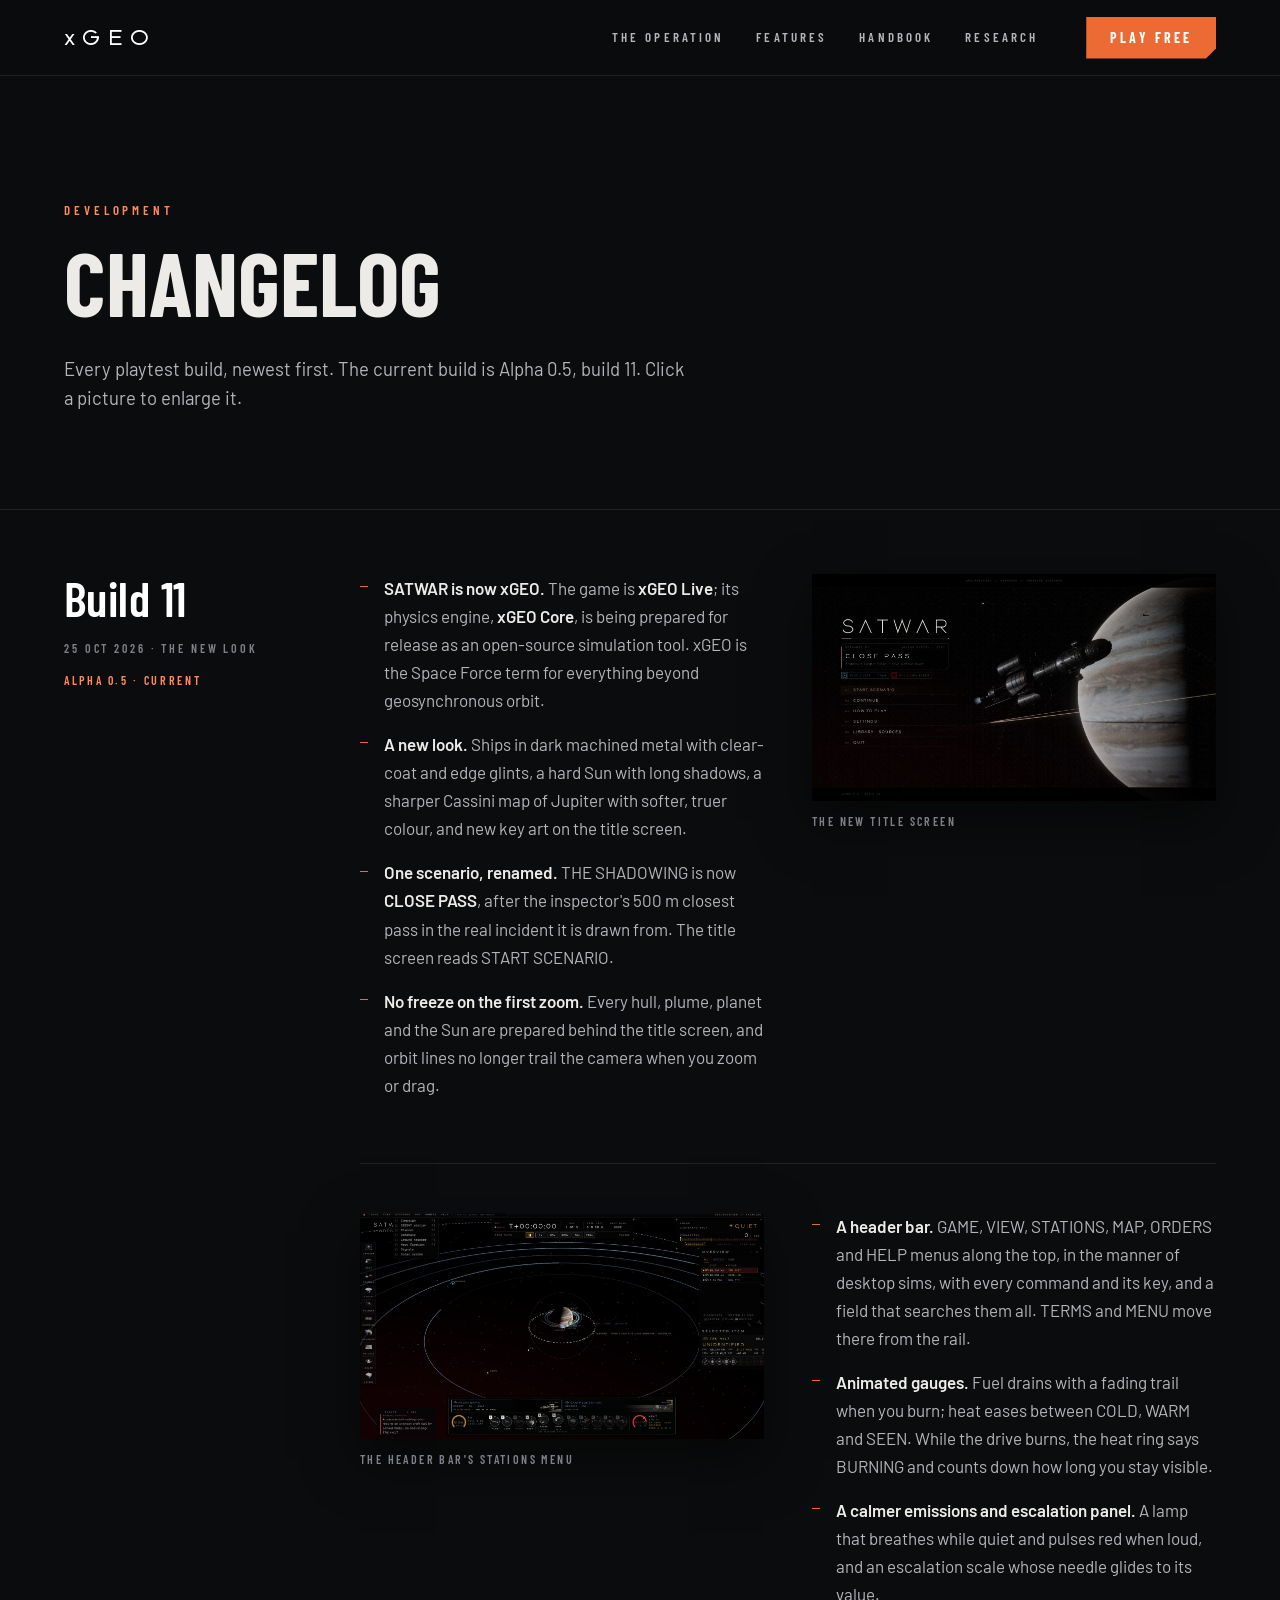
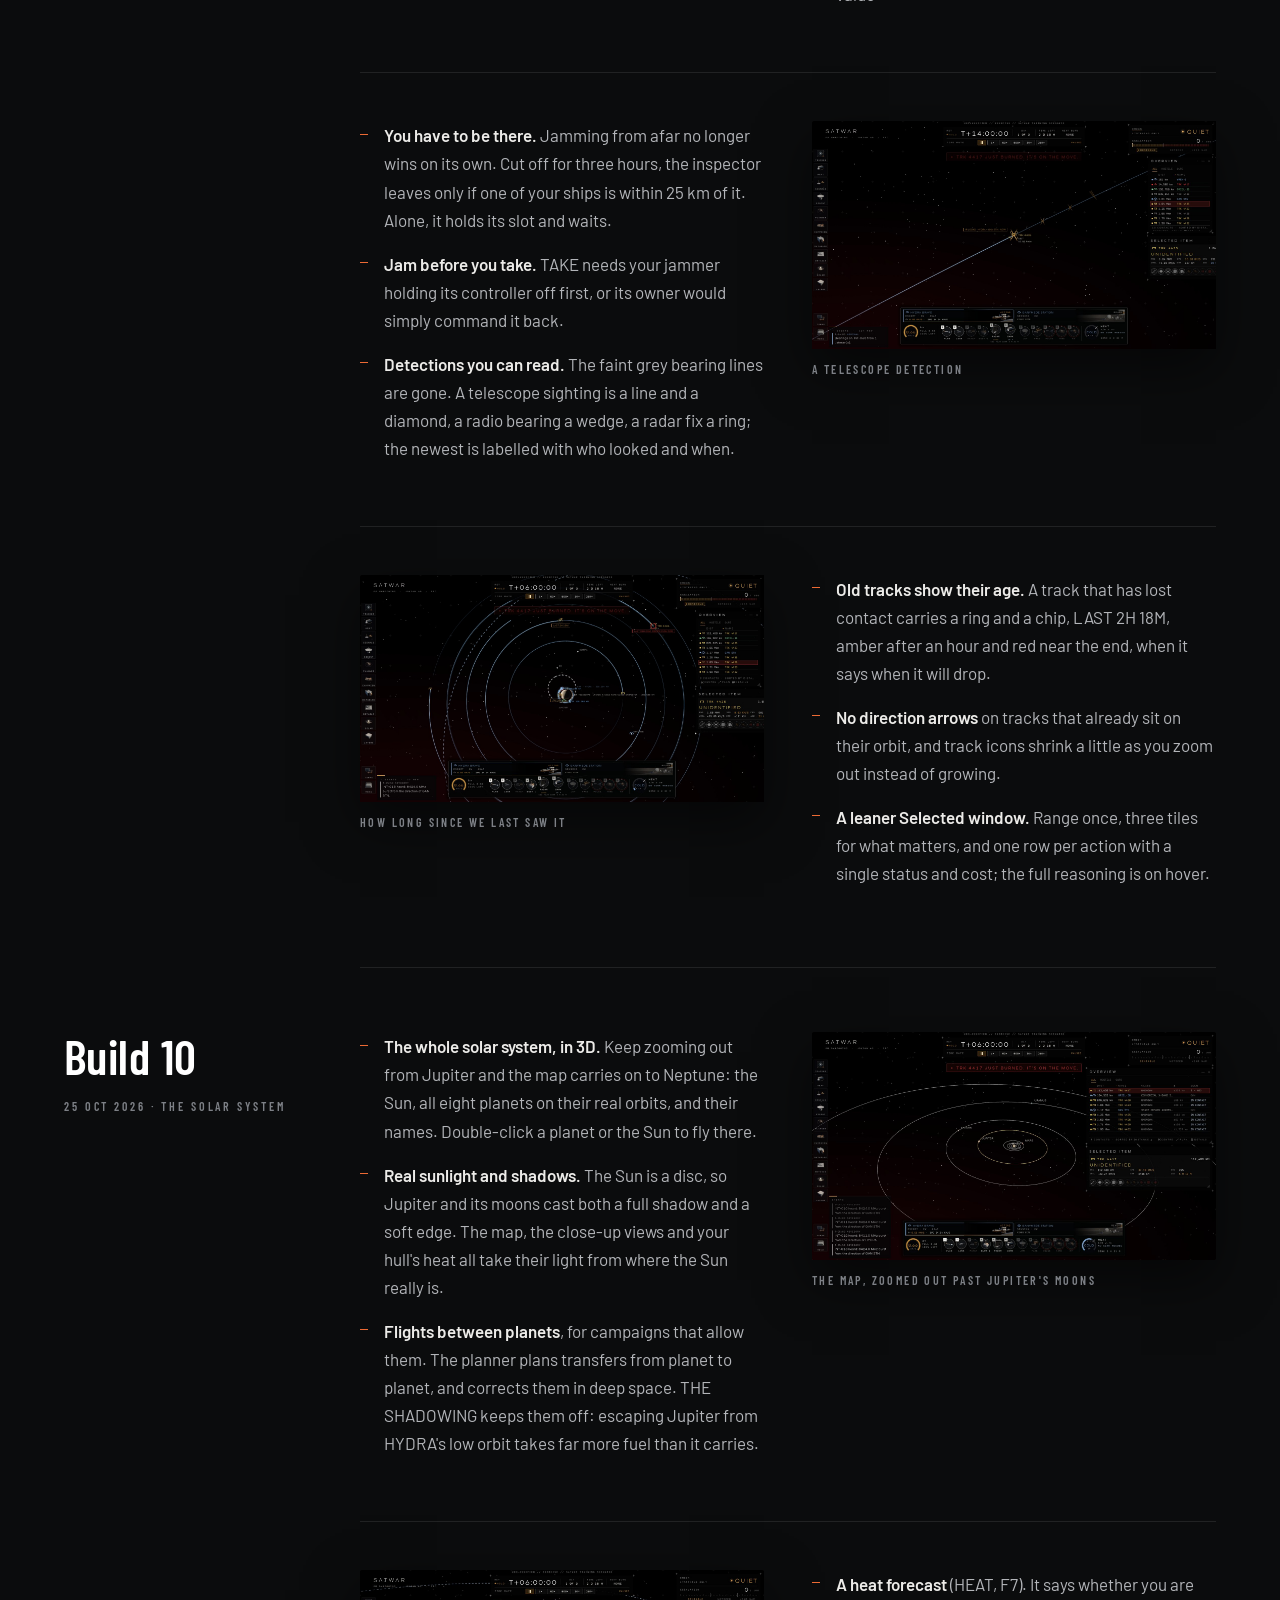
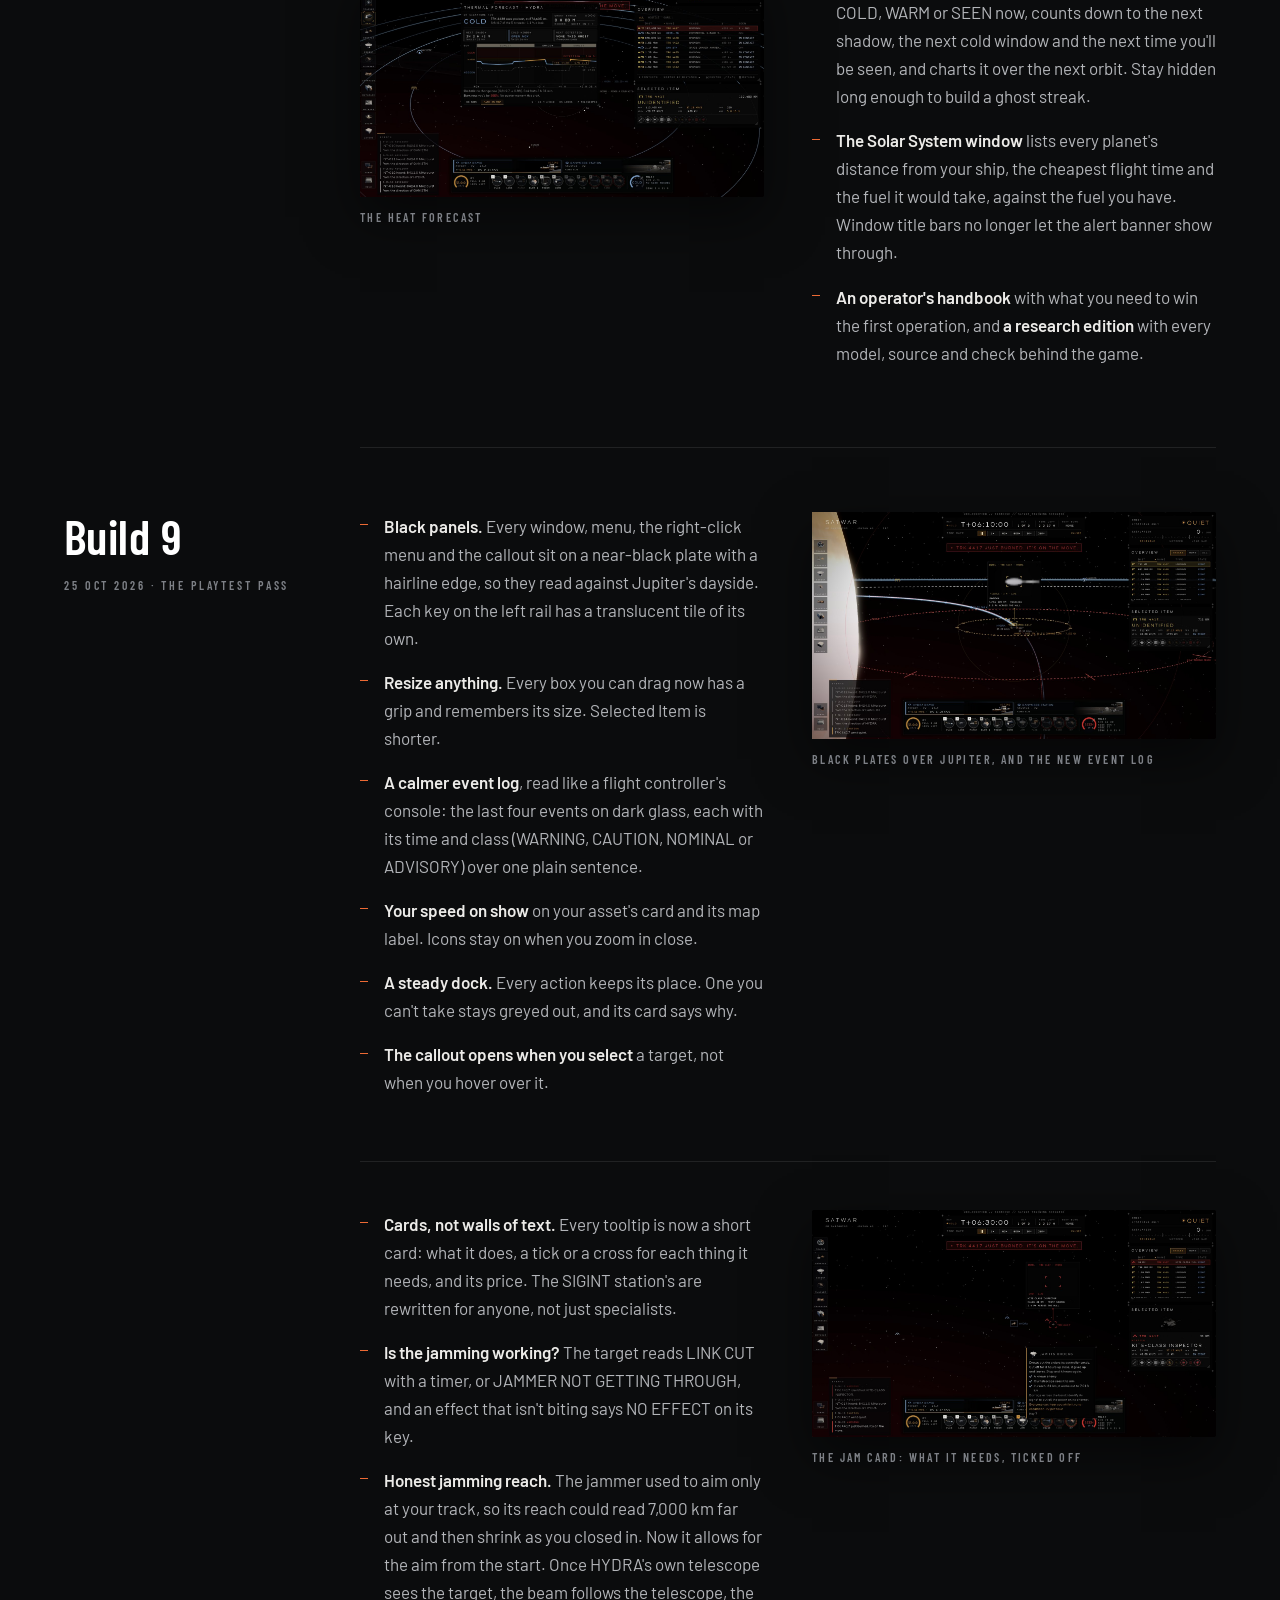
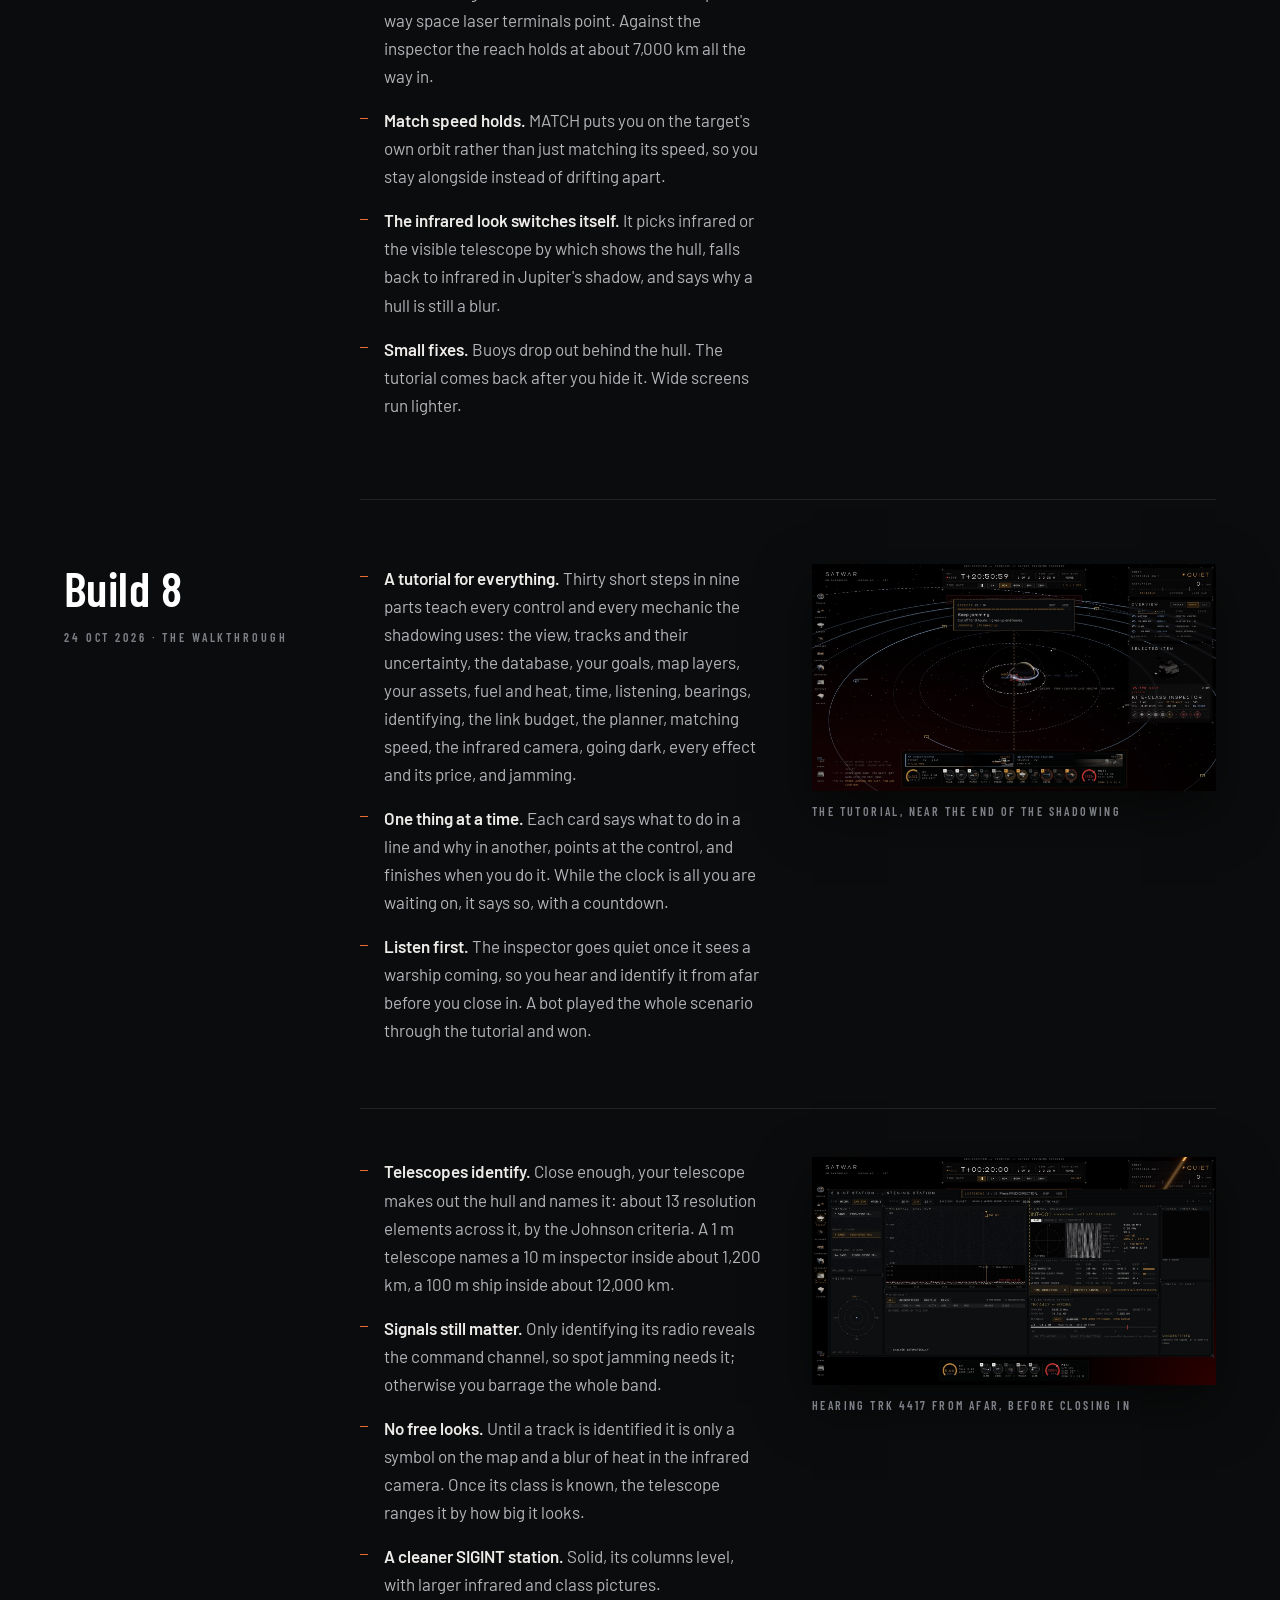
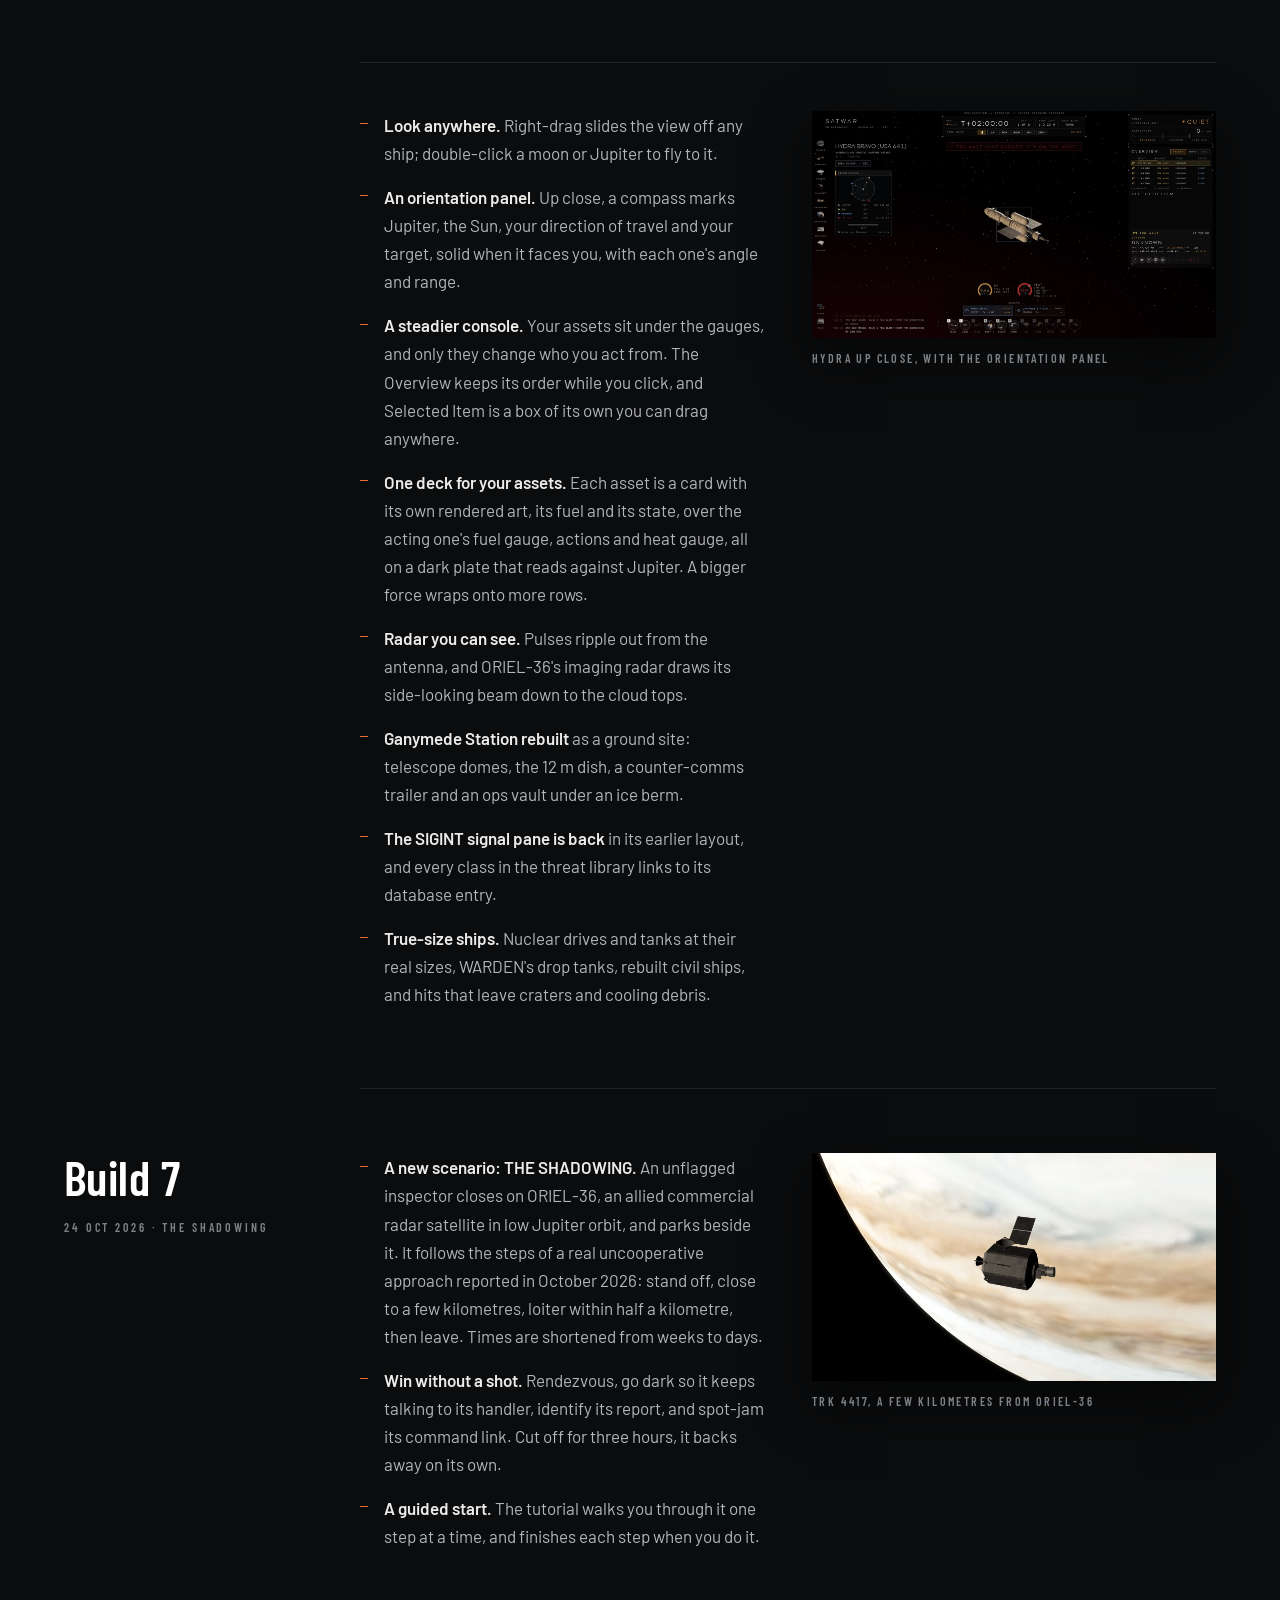
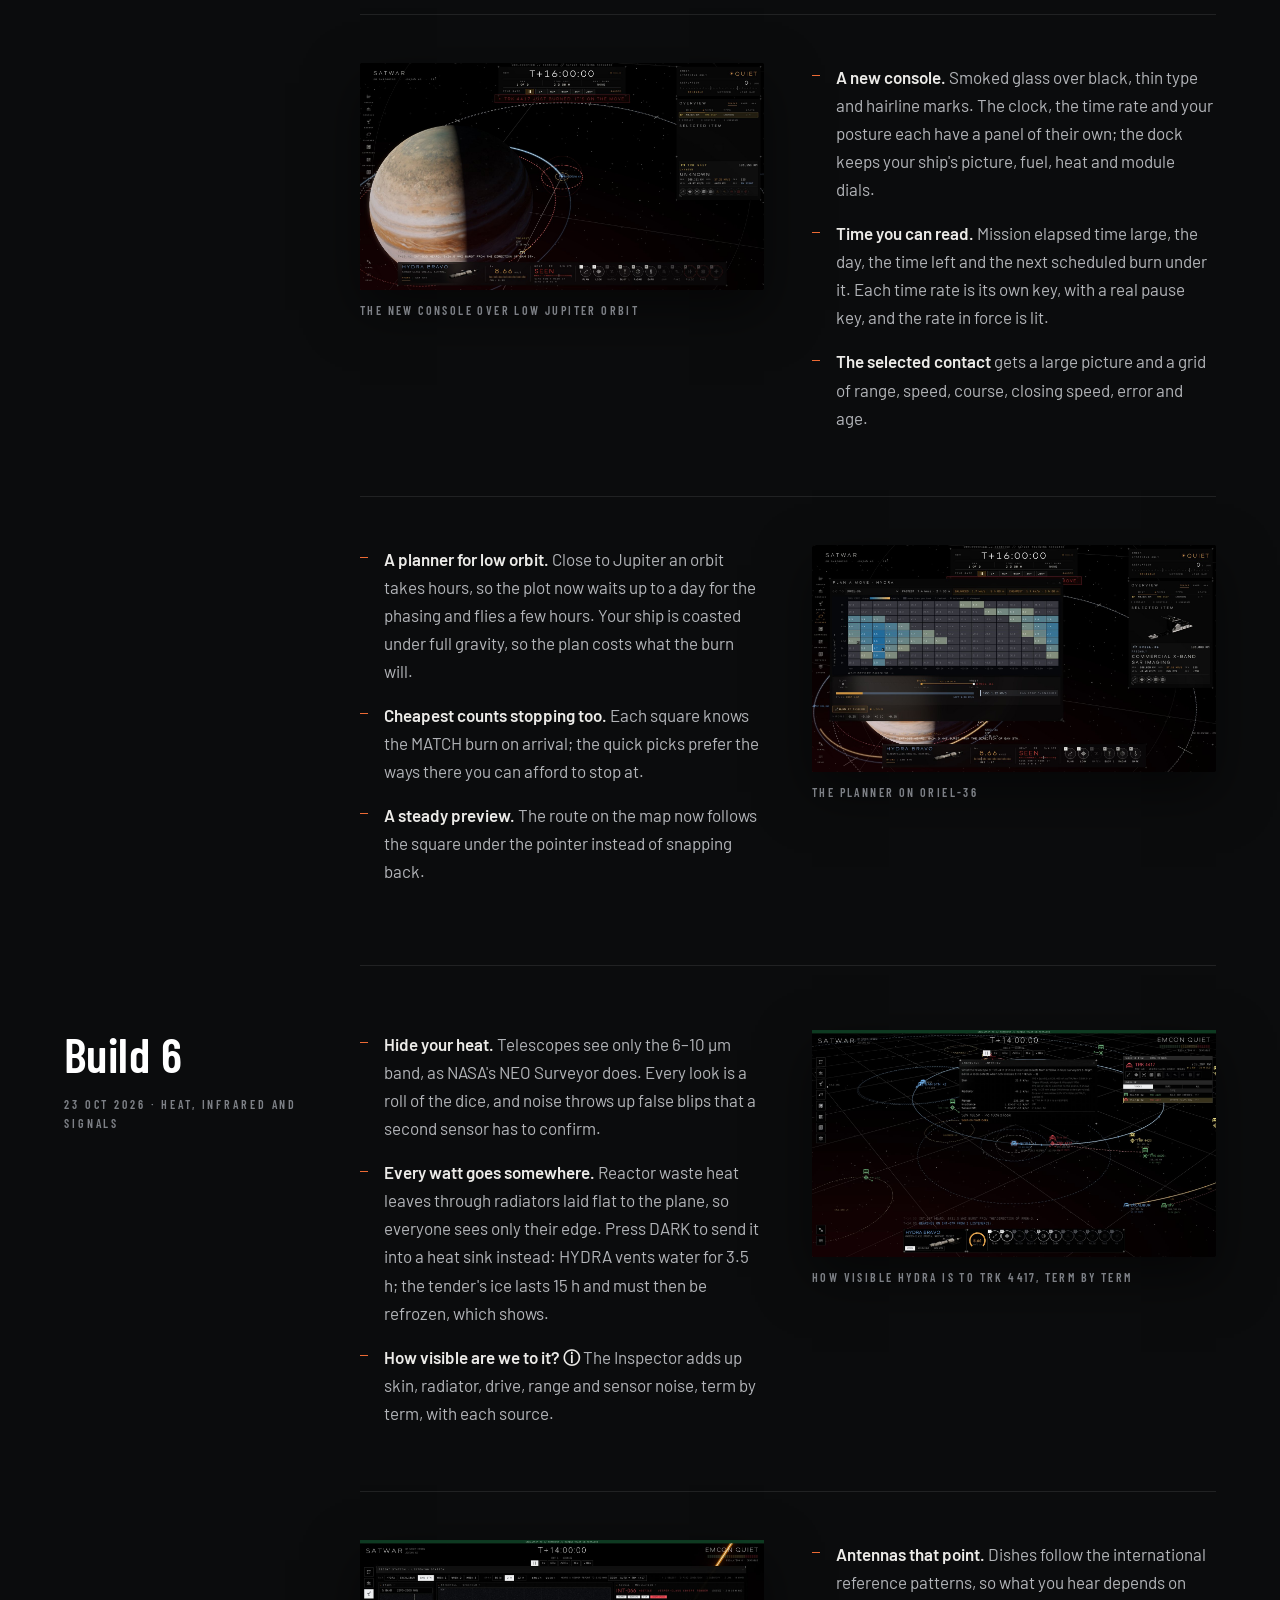
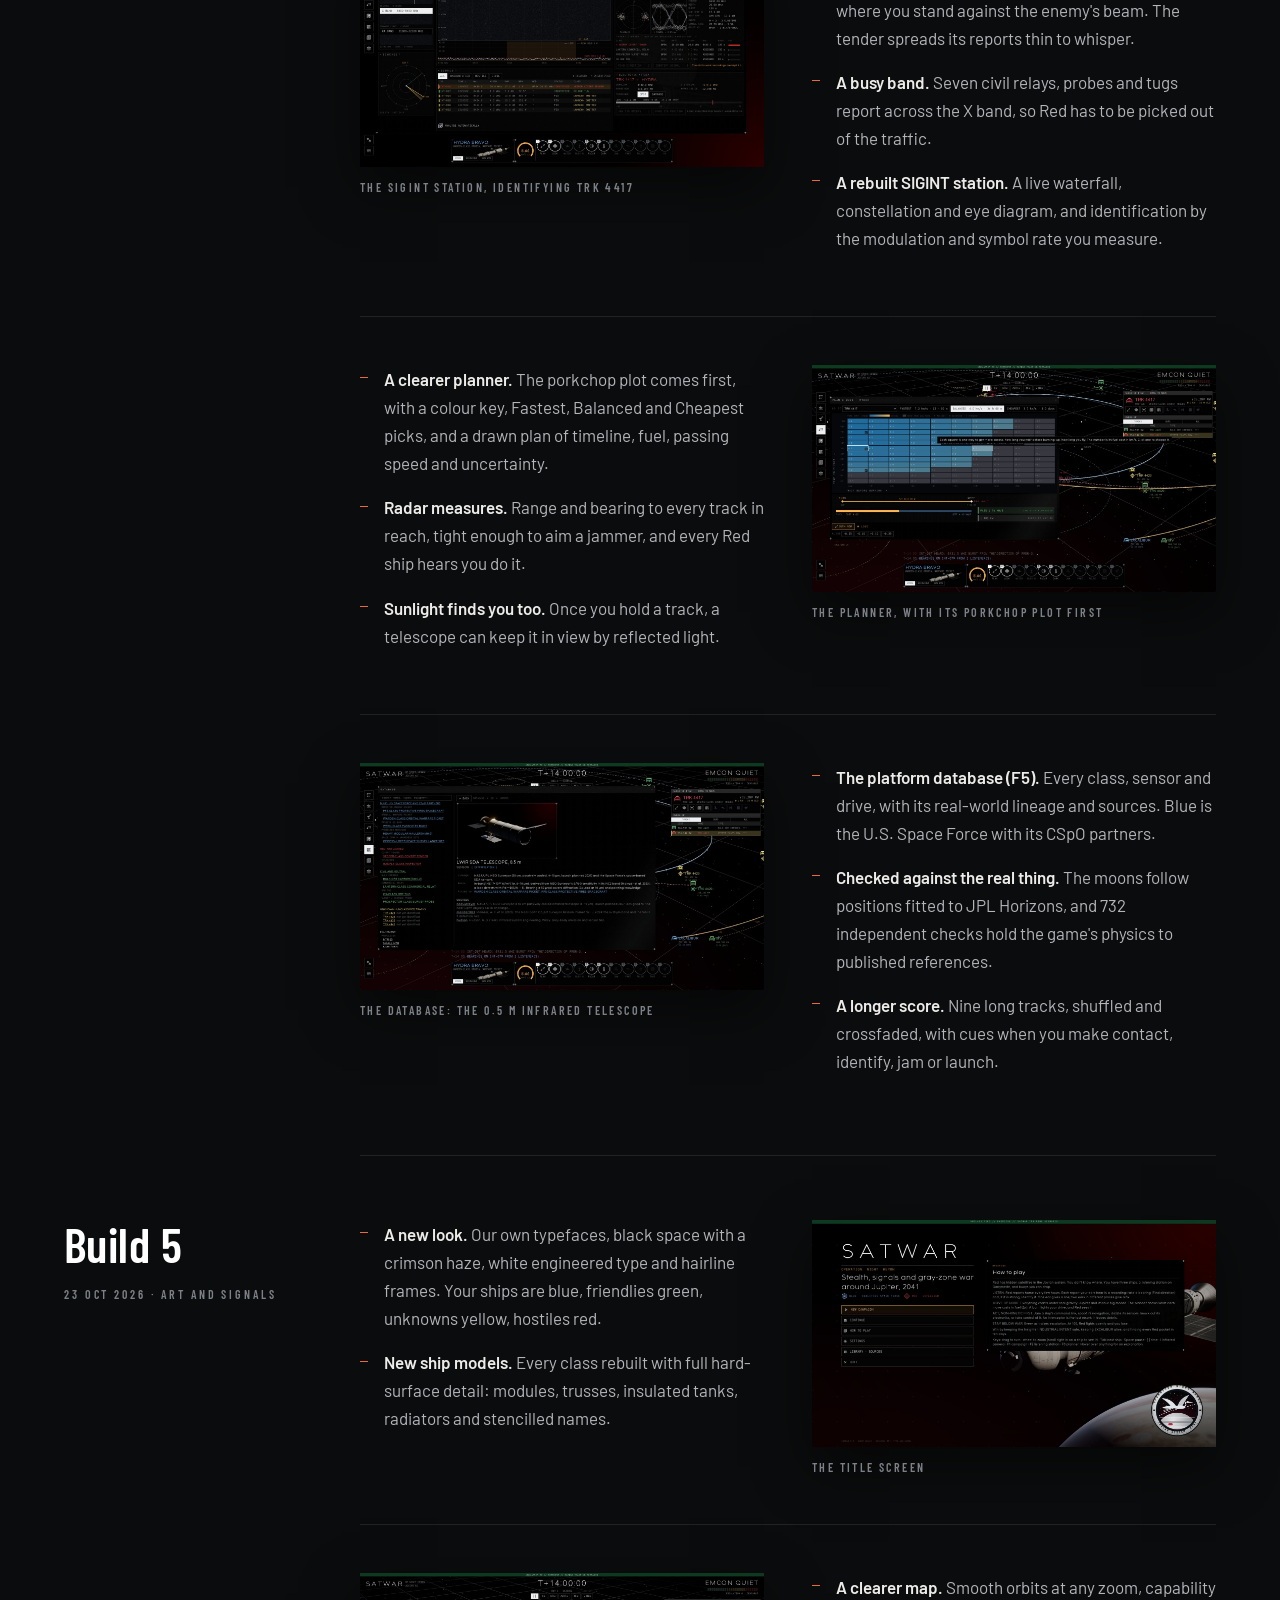
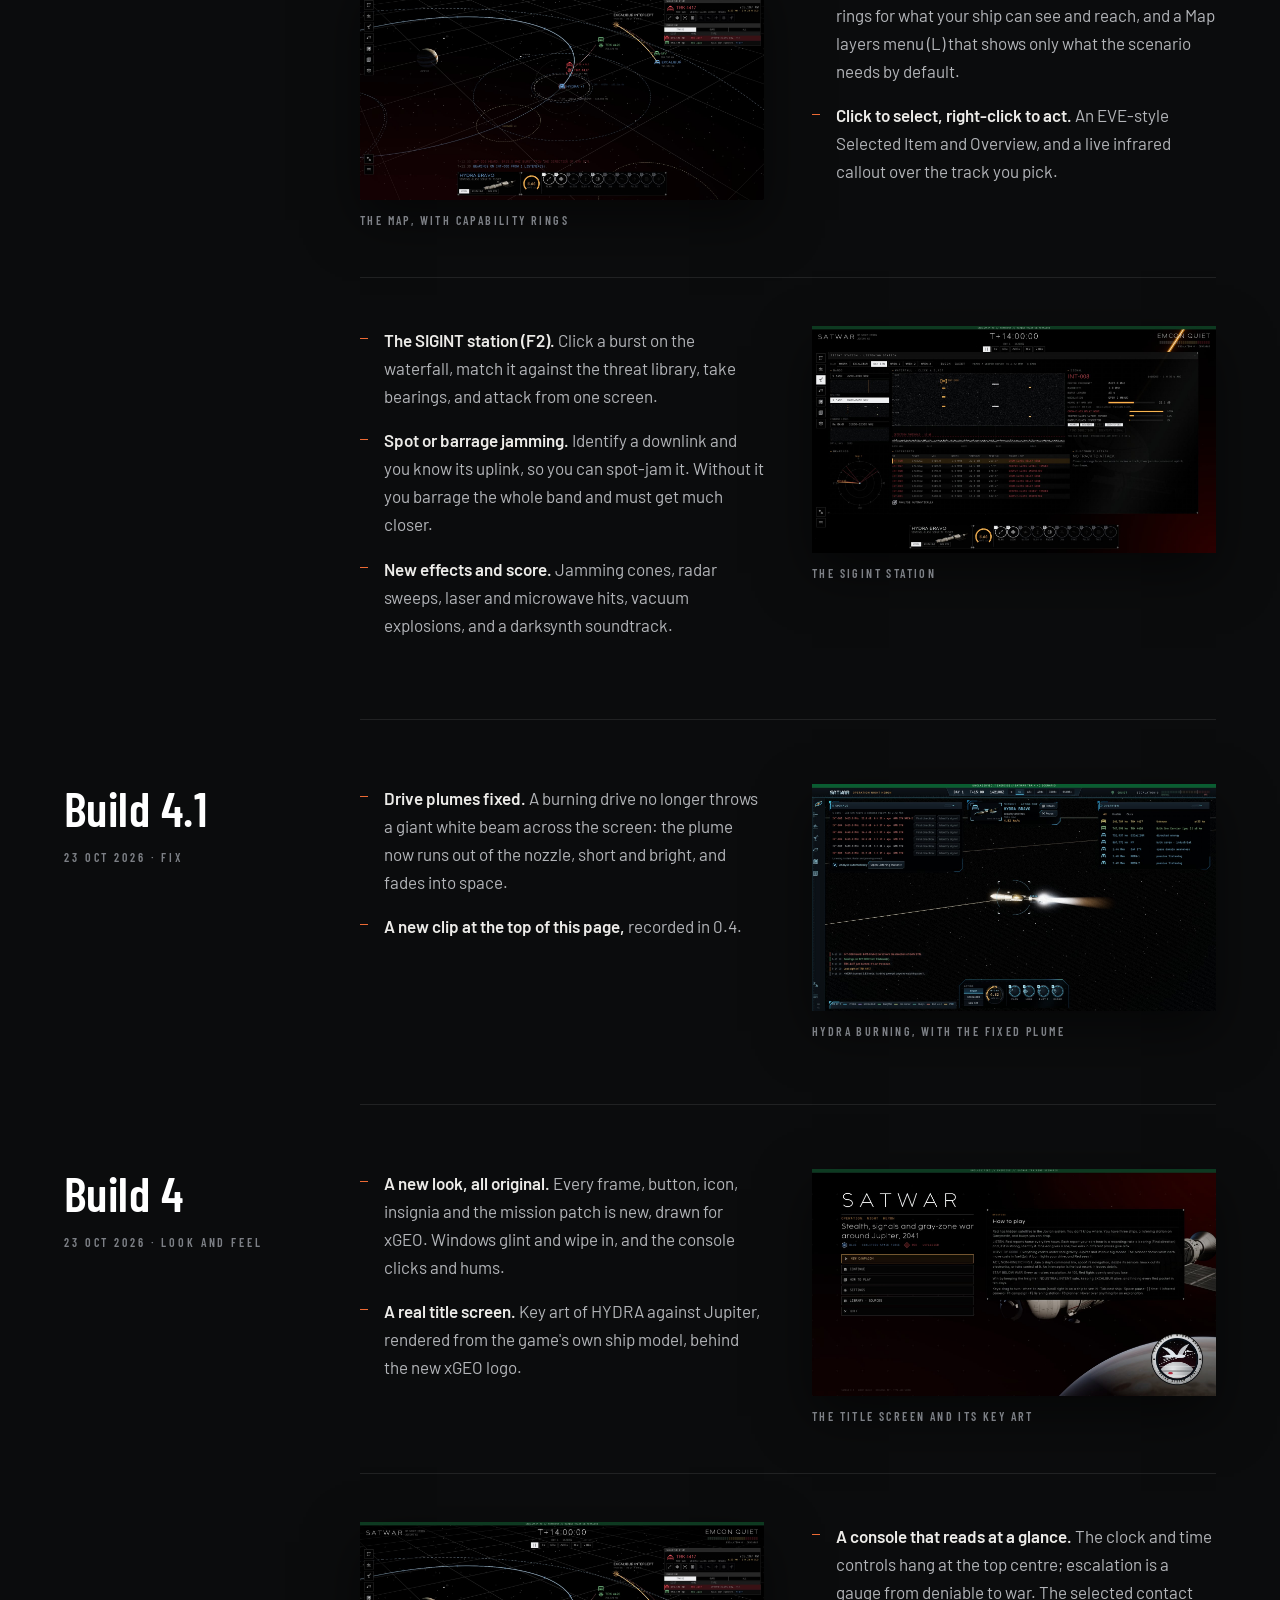
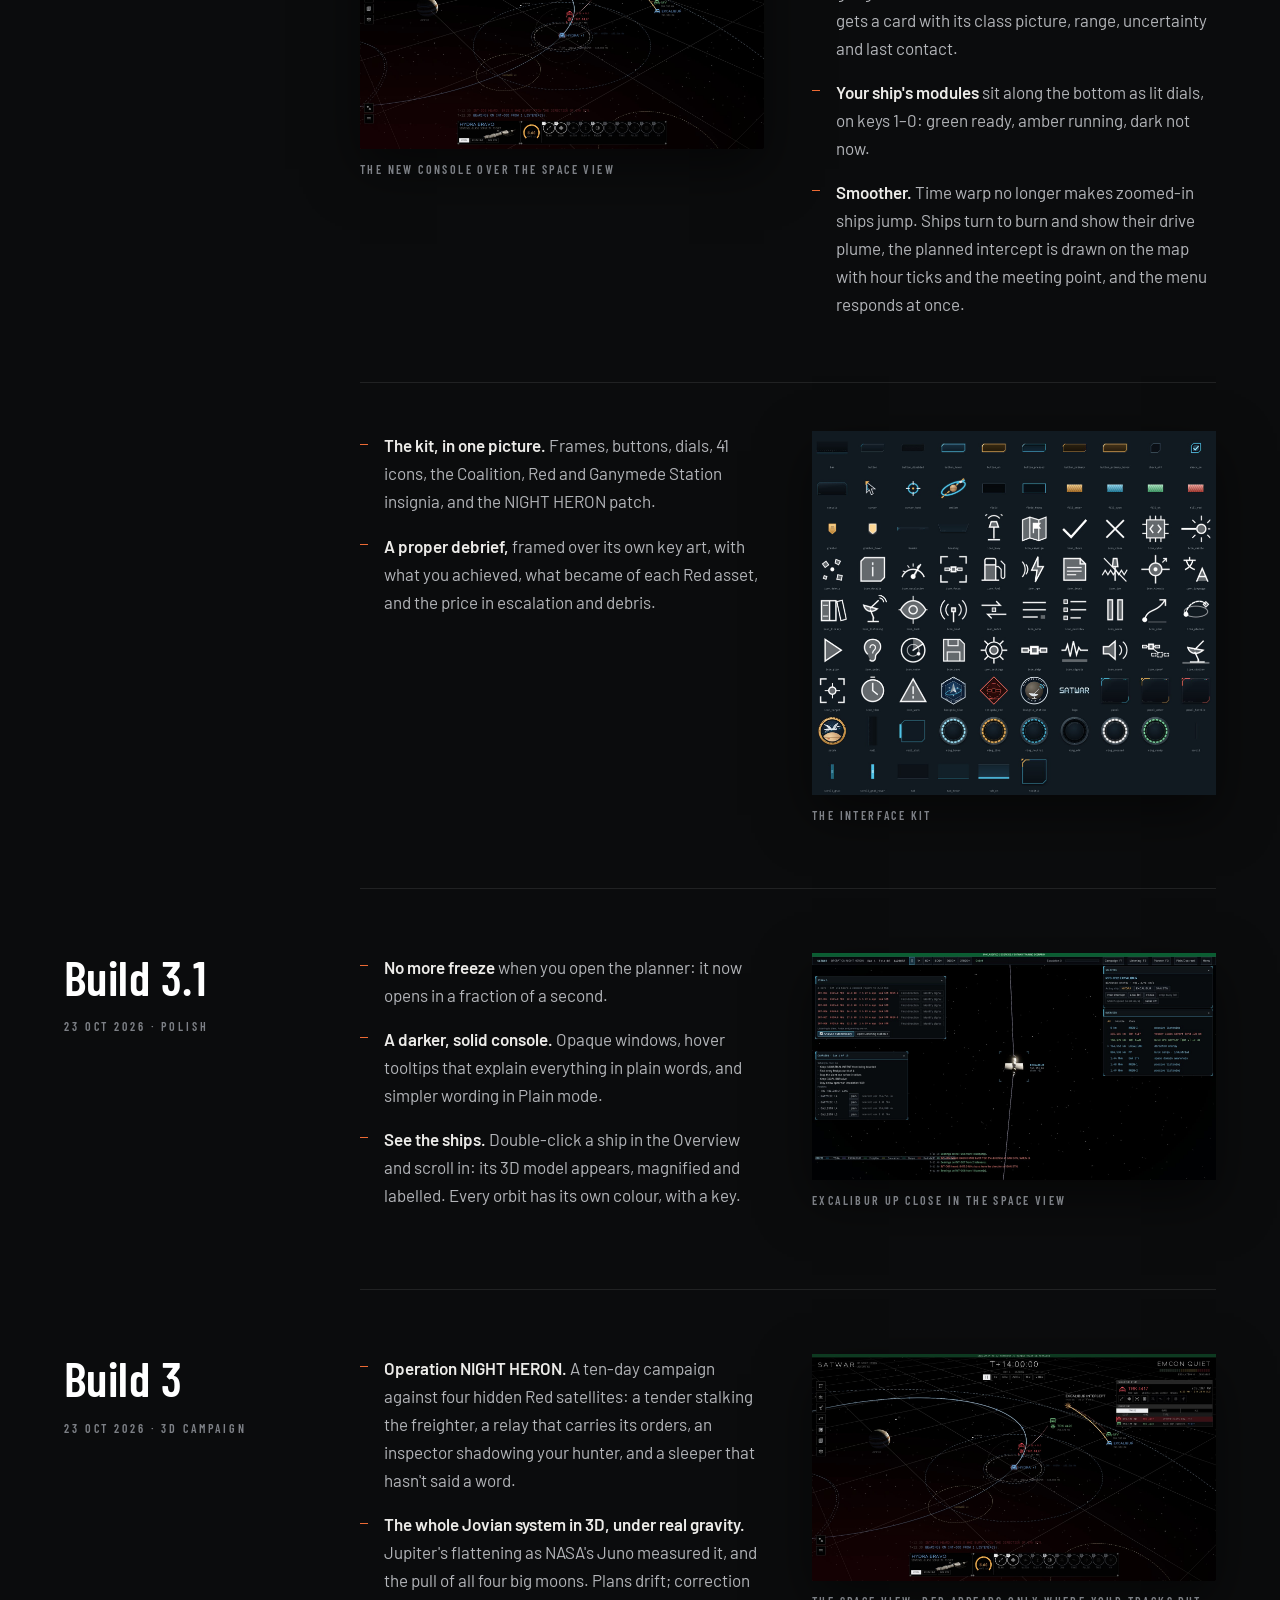
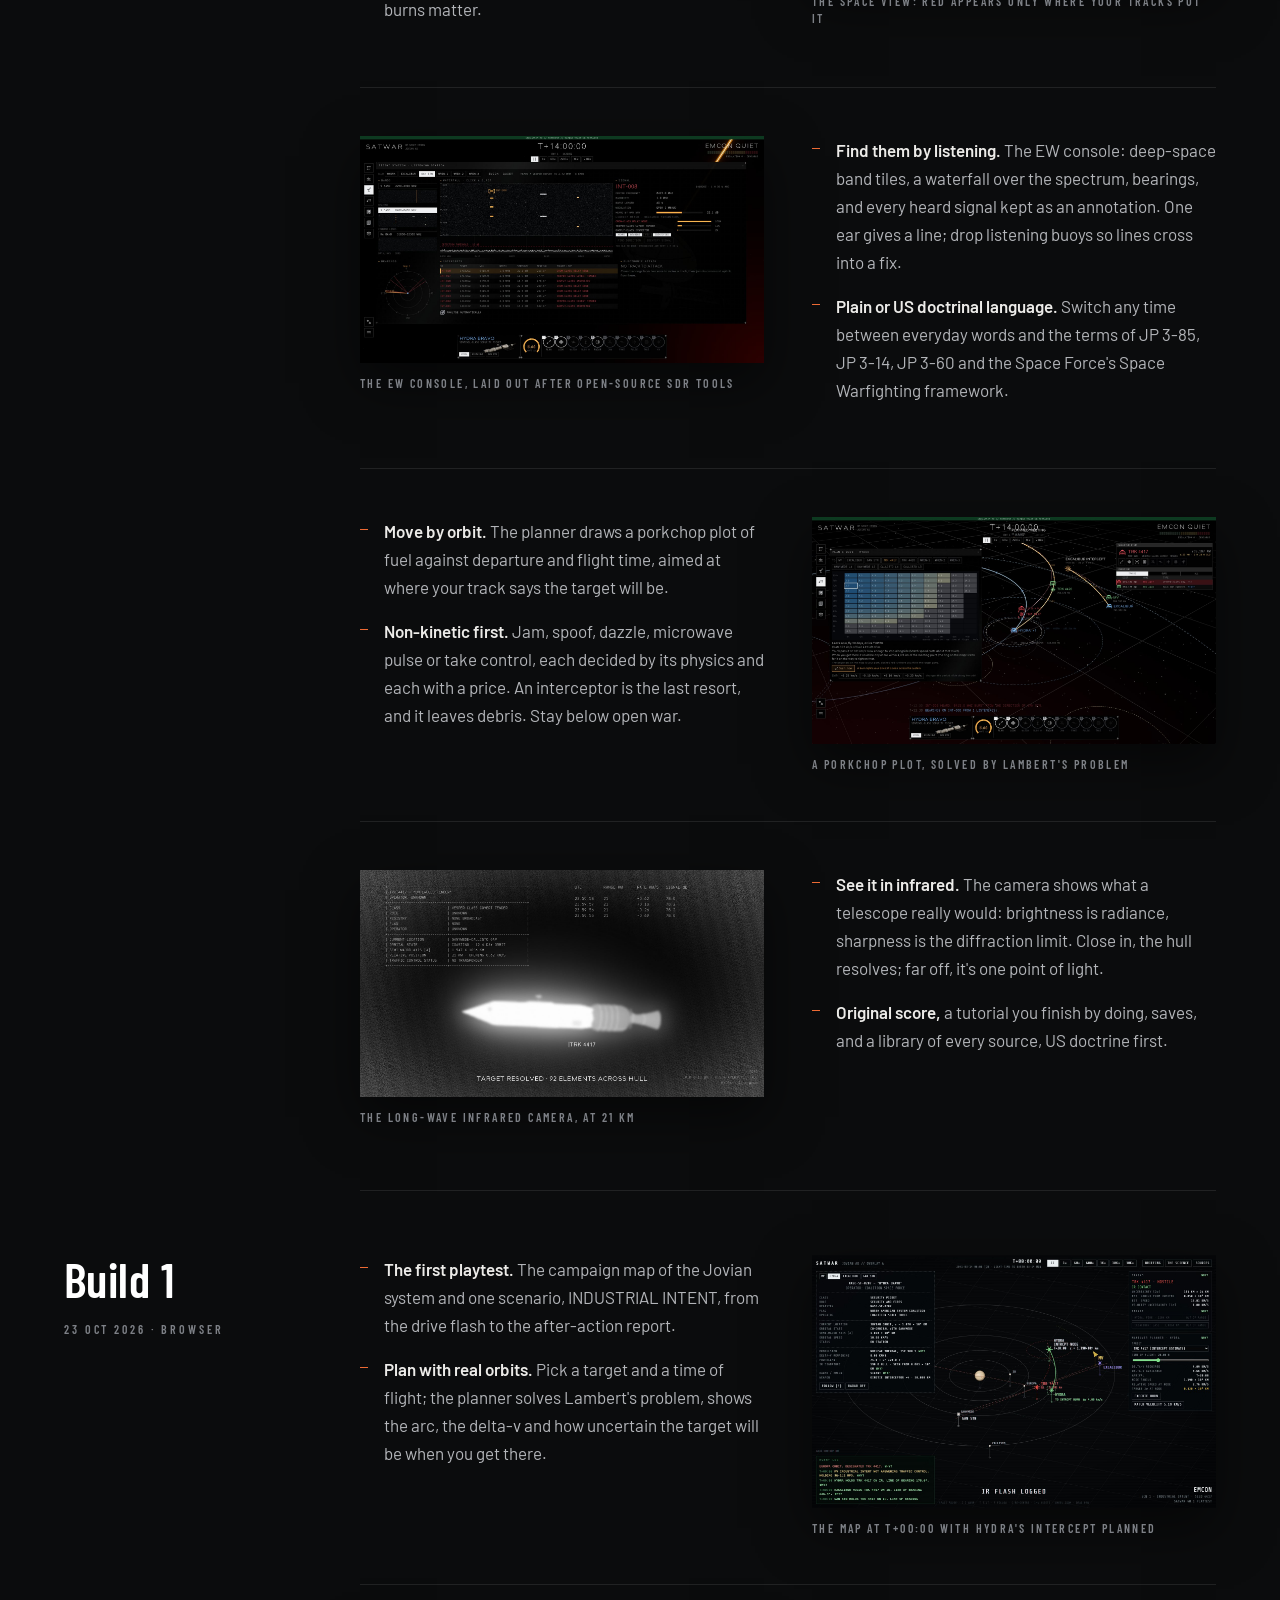
<file: notes/index.html>
<!doctype html>
<html lang="en">
<head>
<meta charset="utf-8">
<meta name="viewport" content="width=device-width, initial-scale=1">
<title>xGEO · Changelog</title>
<meta name="description" content="Every xGEO playtest build, newest first.">
<meta name="theme-color" content="#0b0c0d">
<link rel="preconnect" href="https://fonts.googleapis.com"><link rel="preconnect" href="https://fonts.gstatic.com" crossorigin>
<link rel="stylesheet" href="https://fonts.googleapis.com/css2?family=Barlow:ital,wght@0,400;0,500;0,600;1,400&family=Barlow+Condensed:wght@500;600;700&display=swap">
<style>
@font-face{font-family:'Satwar Geo';src:url(../fonts/SatwarGeo-Medium.ttf) format('truetype');font-weight:500;font-display:swap}
@font-face{font-family:'Satwar Geo';src:url(../fonts/SatwarGeo-Light.ttf) format('truetype');font-weight:300;font-display:swap}
:root{color-scheme:dark;
  --bg:#0b0c0d;--bg2:#111214;--bg3:#16171a;--line:rgba(255,255,255,.09);--line2:rgba(255,255,255,.16);
  --ink:#ecebe8;--ink2:#b3b5b9;--ink3:#7d8086;--orange:#ec6a34;--orange2:#ff8a5c;
  --own:#80a8d6;--prot:#b4c8dc;--unk:#dcbc56;--host:#e8544a;
  --geo:'Satwar Geo','Barlow Condensed',sans-serif;--cond:'Barlow Condensed','Arial Narrow',sans-serif;--body:'Barlow','Segoe UI',system-ui,sans-serif;
  /* one spacing scale for the whole site */
  --s1:4px;--s2:8px;--s3:12px;--s4:16px;--s5:24px;--s6:32px;--s7:48px;--s8:64px;--s9:96px;--s10:128px;--s11:192px;
  --gut:clamp(20px,5vw,80px);--max:1400px;--sec:clamp(80px,8vw,128px);--nav:76px}
*,*::before,*::after{box-sizing:border-box}
html{background:var(--bg);scroll-behavior:smooth;scroll-padding-top:var(--nav)}
body{margin:0;background:var(--bg);color:var(--ink);font:400 18px/1.65 var(--body);-webkit-font-smoothing:antialiased;text-rendering:optimizeLegibility}
img,video{display:block;max-width:100%;height:auto}
a{color:inherit}
:focus-visible{outline:2px solid var(--orange);outline-offset:4px}
p{margin:0}
h1,h2,h3{margin:0;font-weight:700}
.wrap{width:100%;max-width:calc(var(--max) + 2*var(--gut));margin:0 auto;padding:0 var(--gut)}
.k{display:block;font:600 13px/1 var(--cond);letter-spacing:.3em;text-transform:uppercase;color:var(--orange2)}
.k.dim{color:var(--ink3)}
.h2{font:700 clamp(40px,5.4vw,80px)/.95 var(--cond);letter-spacing:.005em;text-transform:uppercase;text-wrap:balance}
.h3{font:700 clamp(28px,2.6vw,40px)/1 var(--cond);letter-spacing:.01em;text-transform:uppercase}
.lead{font-size:clamp(18px,1.45vw,21px);line-height:1.6;color:var(--ink2);max-width:34em;text-wrap:pretty}
.small{font-size:15px;color:var(--ink3)}

/* buttons */
.btn{display:inline-flex;align-items:center;gap:var(--s3);height:60px;padding:0 var(--s6);background:var(--orange);color:#fff;text-decoration:none;
  font:700 16px/1 var(--cond);letter-spacing:.22em;text-transform:uppercase;clip-path:polygon(0 0,100% 0,100% calc(100% - 14px),calc(100% - 14px) 100%,0 100%);transition:background .2s}
.btn:hover{background:#ff7a42}
.btn svg{width:12px;height:12px}
.btn.sm{height:42px;padding:0 var(--s5);font-size:14px;clip-path:polygon(0 0,100% 0,100% calc(100% - 10px),calc(100% - 10px) 100%,0 100%)}
.ghost{display:inline-flex;align-items:center;gap:var(--s4);height:60px;color:var(--ink);text-decoration:none;background:none;border:0;cursor:pointer;padding:0;
  font:600 15px/1 var(--cond);letter-spacing:.22em;text-transform:uppercase}
.ghost i{display:grid;place-items:center;width:48px;height:48px;border:1px solid var(--line2);border-radius:50%;transition:border-color .2s,background .2s}
.ghost i svg{width:12px;height:12px;margin-left:2px}
.ghost:hover i{border-color:var(--orange);background:rgba(236,106,52,.12)}
.tl{font:600 14px/1 var(--cond);letter-spacing:.22em;text-transform:uppercase;text-decoration:none;color:var(--ink);display:inline-flex;gap:var(--s3);align-items:center;padding-bottom:6px;border-bottom:1px solid var(--line2);transition:border-color .2s,color .2s}
.tl:hover{border-color:var(--orange);color:#fff}
.tl small{font:500 13px var(--body);letter-spacing:0;text-transform:none;color:var(--ink3)}

/* navigation */
.nav{position:fixed;inset:0 0 auto;z-index:20;height:var(--nav);transition:background .3s,border-color .3s;border-bottom:1px solid transparent}
.nav.on,.nav.solid{background:rgba(11,12,13,.86);backdrop-filter:blur(14px);-webkit-backdrop-filter:blur(14px);border-color:var(--line)}
.nav .wrap{display:flex;align-items:center;height:100%;gap:var(--s7)}
.word{font:500 22px/1 var(--geo);letter-spacing:.26em;color:#fff;text-decoration:none;margin-right:auto}
.nav nav{display:flex;gap:var(--s6)}
.nav nav a{font:600 13px/1 var(--cond);letter-spacing:.24em;text-transform:uppercase;color:var(--ink2);text-decoration:none;padding:var(--s2) 0;transition:color .2s}
.nav nav a:hover{color:#fff}

/* hero */
.hero{position:relative;height:100svh;min-height:680px;max-height:1200px;display:flex;flex-direction:column;justify-content:flex-end;overflow:hidden;background:#000}
.hero picture,.hero picture img{position:absolute;inset:0;width:100%;height:100%;object-fit:cover;object-position:68% 45%}
.hero::after{content:"";position:absolute;inset:0;pointer-events:none;background:
  linear-gradient(90deg,rgba(0,0,0,.82) 0%,rgba(0,0,0,.45) 32%,rgba(0,0,0,0) 58%),
  linear-gradient(180deg,rgba(0,0,0,.5) 0%,rgba(0,0,0,0) 18%,rgba(0,0,0,0) 62%,var(--bg) 100%)}
.hero .wrap{position:relative;z-index:1}
.hero .copy{max-width:640px;padding-bottom:var(--s9)}
.hero h1{font:500 clamp(64px,8.2vw,140px)/.9 var(--geo);letter-spacing:.14em;color:#fff;margin:var(--s5) 0 var(--s4) -.05em}
.hero .tag{font:600 clamp(18px,1.8vw,26px)/1.2 var(--cond);letter-spacing:.32em;text-transform:uppercase;color:#e4e4e4}
.hero .lead{margin-top:var(--s6);color:#c9cacd}
.hero .acts{display:flex;flex-wrap:wrap;align-items:center;gap:var(--s5) var(--s7);margin-top:var(--s7)}
.strip{position:relative;z-index:1;border-top:1px solid var(--line)}
.strip .wrap{display:flex;gap:var(--s7);align-items:center;height:72px}
.strip span{white-space:nowrap;font:600 12px/1 var(--cond);letter-spacing:.26em;text-transform:uppercase;color:var(--ink3)}
.strip span b{color:var(--ink);font-weight:600;margin-left:var(--s3)}
.strip .scroll{margin-left:auto;display:flex;align-items:center;gap:var(--s3)}
.strip .scroll::after{content:"";width:1px;height:28px;background:linear-gradient(var(--orange),transparent)}

/* sections */
.sec{padding:var(--sec) 0}
.sec.flush{padding:0}
.sec.nob{padding-bottom:0}
.sec.not{padding-top:0}
.panel{background:var(--bg2)}
.grid{display:grid;grid-template-columns:repeat(12,minmax(0,1fr));column-gap:var(--s6)}

/* section head: the section's name is the headline */
.sh .idx{display:flex;align-items:center;gap:var(--s4);font:600 14px/1 var(--cond);letter-spacing:.3em;text-transform:uppercase;color:var(--orange2)}
.sh .idx::after{content:"";width:56px;height:1px;background:var(--orange)}
.sh h2{margin:var(--s4) 0 0;font:700 clamp(60px,8vw,128px)/.86 var(--cond);letter-spacing:0;text-transform:uppercase}
.sh .sub{margin-top:var(--s5);font:500 clamp(22px,2.1vw,32px)/1.2 var(--cond);letter-spacing:.02em;color:var(--ink);max-width:26em;text-wrap:balance}
.sh .lead{margin-top:var(--s5)}
/* deep-space backdrops behind sections, faded into the page at both edges */
.has-art{position:relative;isolation:isolate;overflow:hidden}
.art{position:absolute;inset:0;z-index:-1;pointer-events:none;-webkit-mask-image:linear-gradient(180deg,transparent 0%,#000 18%,#000 78%,transparent 100%);mask-image:linear-gradient(180deg,transparent 0%,#000 18%,#000 78%,transparent 100%)}
.art picture,.art img{width:100%;height:100%;object-fit:cover}
.art.dim img{opacity:.75}
/* premise */
.premise .pg{display:grid;grid-template-columns:minmax(0,5fr) minmax(0,7fr);gap:var(--s8);align-items:center}
.premise .who{display:grid;grid-template-columns:repeat(2,minmax(0,1fr));gap:var(--s4)}
.who div{display:flex;flex-direction:column;gap:var(--s2);background:rgba(14,15,17,.72);backdrop-filter:blur(10px);-webkit-backdrop-filter:blur(10px);border-top:2px solid var(--line2);padding:var(--s4) var(--s5) var(--s5)}
.who div.o{border-top-color:var(--own)}.who div.p{border-top-color:var(--prot)}.who div.u{border-top-color:var(--unk)}
.who img{width:100%;aspect-ratio:16/9;object-fit:contain;margin:0 0 var(--s3);filter:drop-shadow(0 18px 30px rgba(0,0,0,.6))}
.who b{font:700 20px/1.1 var(--cond);letter-spacing:.06em;text-transform:uppercase}
.who em{font:600 12px/1 var(--cond);font-style:normal;letter-spacing:.26em;text-transform:uppercase}
.who p{font-size:15px;line-height:1.55;color:var(--ink3)}
.c-own{color:var(--own)}.c-prot{color:var(--prot)}.c-unk{color:var(--unk)}

/* trailer */
.film{position:relative;display:block;width:100%;aspect-ratio:21/9;background:#000 center/cover no-repeat;border:0;padding:0;cursor:pointer;overflow:hidden}
.film img{position:absolute;inset:0;width:100%;height:100%;object-fit:cover;transition:transform 1.2s cubic-bezier(.2,.7,.2,1),opacity .4s;opacity:.78}
.film:hover img{transform:scale(1.025);opacity:.9}
.film .play{position:absolute;inset:0;display:flex;flex-direction:column;align-items:center;justify-content:center;gap:var(--s5);color:#fff}
.film .play i{display:grid;place-items:center;width:104px;height:104px;border-radius:50%;border:1px solid rgba(255,255,255,.55);background:rgba(0,0,0,.25);backdrop-filter:blur(4px);transition:transform .3s,border-color .3s,background .3s}
.film .play i svg{width:22px;height:22px;margin-left:4px}
.film:hover .play i{transform:scale(1.06);border-color:var(--orange);background:rgba(236,106,52,.2)}
.film .play span{font:600 14px/1 var(--cond);letter-spacing:.3em;text-transform:uppercase}
.film video{position:absolute;inset:0;width:100%;height:100%;background:#000}
.film-meta{display:flex;justify-content:space-between;align-items:baseline;gap:var(--s5);margin-top:var(--s5)}

/* features */
.feat-head{margin-bottom:var(--s9)}
.feat{display:grid;grid-template-columns:repeat(12,minmax(0,1fr));column-gap:var(--s6);align-items:center}
.feat+.feat{margin-top:var(--s9)}
.feat .media{grid-column:1/8;position:relative}
.feat .text{grid-column:9/13}
.feat.flip .media{grid-column:6/13;grid-row:1}
.feat.flip .text{grid-column:1/5;grid-row:1}
.media img,.media video{width:100%;aspect-ratio:16/9;object-fit:cover;background:#000;box-shadow:0 30px 80px rgba(0,0,0,.55)}
.media::before{content:"";position:absolute;left:-12px;top:-12px;width:28px;height:28px;border-left:1px solid var(--orange);border-top:1px solid var(--orange);pointer-events:none}
.feat .n{font:600 15px/1 var(--cond);letter-spacing:.24em;color:var(--orange2)}
.feat .h3{margin:var(--s5) 0}
.feat .text p{color:var(--ink2);font-size:17px}
.feat .spec{margin-top:var(--s6);padding-top:var(--s5);border-top:1px solid var(--line);font:600 12px/1.7 var(--cond);letter-spacing:.18em;text-transform:uppercase;color:var(--ink3)}

/* numbers band */
.band{position:relative;overflow:hidden;background:#000}
.band>img{position:absolute;inset:0;width:100%;height:100%;object-fit:cover;object-position:60% 50%;opacity:.55}
.band::after{content:"";position:absolute;inset:0;background:linear-gradient(180deg,var(--bg) 0%,rgba(11,12,13,.35) 30%,rgba(11,12,13,.35) 70%,var(--bg) 100%)}
.band .wrap{position:relative;z-index:1}

.nums{display:grid;grid-template-columns:repeat(4,minmax(0,1fr));gap:var(--s6);margin-top:var(--s8)}
.nums div{border-top:1px solid var(--line2);padding-top:var(--s5)}
.nums b{display:block;font:600 clamp(56px,5.6vw,92px)/.9 var(--cond);letter-spacing:0;font-variant-numeric:lining-nums;color:#fff}
.nums b small{font-size:.5em;font-weight:500;margin-left:.12em;color:var(--ink2);letter-spacing:.02em}
.nums b sup{font-size:.5em;vertical-align:0;position:relative;top:-.72em;margin-left:.04em}
.nums span{display:block;margin-top:var(--s4);font-size:15px;line-height:1.5;color:var(--ink2);max-width:16em}
.band .more{margin-top:var(--s8)}

/* gallery */
.gal-head{display:flex;justify-content:space-between;align-items:flex-end;gap:var(--s6);margin-bottom:var(--s8)}
.gal{display:grid;grid-template-columns:repeat(12,minmax(0,1fr));gap:var(--s4)}
.gal figure{margin:0;position:relative;overflow:hidden;background:#000;cursor:zoom-in}
.gal figure:nth-child(1){grid-column:1/9;grid-row:1/3}
.gal figure:nth-child(2),.gal figure:nth-child(3){grid-column:9/13}
.gal figure:nth-child(n+4){grid-column:span 4}
.gal img{width:100%;height:100%;object-fit:cover;aspect-ratio:16/9;transition:transform .8s cubic-bezier(.2,.7,.2,1)}
.gal figure:hover img{transform:scale(1.03)}
.gal figcaption{position:absolute;left:0;right:0;bottom:0;padding:var(--s7) var(--s5) var(--s4);background:linear-gradient(transparent,rgba(0,0,0,.85));font:600 12px/1.3 var(--cond);letter-spacing:.22em;text-transform:uppercase;color:#ddd;opacity:0;transform:translateY(6px);transition:opacity .3s,transform .3s}
.gal figure:hover figcaption,.gal figure:focus-within figcaption{opacity:1;transform:none}

/* field manual */
.docs{display:grid;grid-template-columns:repeat(12,minmax(0,1fr));column-gap:var(--s6);row-gap:var(--s9)}
.docs .intro{grid-column:1/6}

.doc{grid-column:10/13;display:flex;flex-direction:column}
.doc.d1{grid-column:7/10}
.doc .cv{display:block;position:relative;aspect-ratio:612/792;margin-bottom:var(--s6);transition:transform .5s cubic-bezier(.2,.7,.2,1)}
.doc .cv img{width:100%;height:100%;object-fit:cover;box-shadow:24px 34px 60px rgba(0,0,0,.6),0 0 0 1px var(--line)}
.doc .cv:hover{transform:translateY(-6px)}
.doc .k{margin-bottom:var(--s3)}
.doc .h3{font-size:28px}
.doc p{margin:var(--s4) 0 var(--s5);font-size:16px;color:var(--ink2)}
.doc .links{display:flex;gap:var(--s6);flex-wrap:wrap;margin-top:auto}

/* final call */
.end{position:relative;overflow:hidden;background:#000;padding:var(--sec) 0}
.end>picture,.end>picture img{position:absolute;inset:0;width:100%;height:100%;object-fit:cover;object-position:70% 50%}
.end::after{content:"";position:absolute;inset:0;background:linear-gradient(90deg,rgba(0,0,0,.7) 0%,rgba(0,0,0,.2) 45%,rgba(0,0,0,0) 65%),linear-gradient(180deg,var(--bg) 0%,rgba(0,0,0,0) 22%)}
.end .wrap{position:relative;z-index:1;display:flex;flex-direction:column;align-items:flex-start;min-height:clamp(420px,40vw,640px);justify-content:center}
.end .h2{margin:var(--s5) 0 var(--s7);max-width:9em}
.end .small{margin-top:var(--s5);max-width:30em}
.fb{margin-top:var(--s8);max-width:30em;padding:var(--s5) var(--s6);border:1px solid var(--line);background:rgba(11,12,13,.6);backdrop-filter:blur(6px);font-size:15px;color:var(--ink2);text-align:left}
.fb b{display:block;font:700 14px/1 var(--cond);letter-spacing:.22em;text-transform:uppercase;color:var(--ink);margin-bottom:var(--s3)}

/* footer */
footer{border-top:1px solid var(--line);padding:var(--s8) 0 var(--s9);background:var(--bg)}
footer .grid{row-gap:var(--s6)}
footer .word{font-size:18px}
footer .a{grid-column:1/5}
footer .b{grid-column:6/9;display:flex;flex-direction:column;gap:var(--s3)}
footer .c{grid-column:9/13}
footer .b a{font:600 13px/1.6 var(--cond);letter-spacing:.22em;text-transform:uppercase;color:var(--ink2);text-decoration:none}
footer .b a:hover{color:#fff}
footer p{font-size:14px;line-height:1.6;color:var(--ink3)}
footer .a p{margin-top:var(--s5)}

/* changelog */
.pagehead{padding:calc(var(--nav) + var(--s10)) 0 var(--s9);border-bottom:1px solid var(--line)}
.pagehead h1{font:700 clamp(56px,7vw,112px)/.9 var(--cond);text-transform:uppercase;margin:var(--s5) 0 var(--s6)}
.log{display:grid;grid-template-columns:repeat(12,minmax(0,1fr));column-gap:var(--s6);margin:0}
.log dt{grid-column:1/4;padding:var(--s8) 0 0;position:sticky;top:calc(var(--nav) + var(--s6));align-self:start}
.log dt .bn{display:block;font:600 clamp(40px,3.8vw,60px)/1 var(--cond);letter-spacing:.01em;color:#fff}
.log dt small{display:block;margin-top:var(--s4);font:600 12px/1.6 var(--cond);letter-spacing:.24em;text-transform:uppercase;color:var(--ink3)}
.log dt .latest{display:inline-block;margin-top:var(--s4);font:600 12px/1 var(--cond);letter-spacing:.22em;text-transform:uppercase;color:var(--orange2)}
.log dd{grid-column:4/13;margin:0;padding:var(--s8) 0;border-bottom:1px solid var(--line);color:var(--ink2);font-size:17px}
.log ul{margin:0;padding:0;list-style:none}
.log li{position:relative;padding-left:var(--s5);margin-bottom:var(--s4)}
.log li::before{content:"";position:absolute;left:0;top:.72em;width:8px;height:1px;background:var(--orange)}
.log li b{color:var(--ink);font-weight:600}
.cl-pair{display:grid;grid-template-columns:minmax(0,1fr) minmax(0,1fr);gap:var(--s7);align-items:start}
.cl-pair+.cl-pair{margin-top:var(--s7);padding-top:var(--s7);border-top:1px solid var(--line)}
.cl-pair.flip .cl-note{order:2}
.cl-pair figure{margin:0;cursor:zoom-in}
.cl-pair img{width:100%;box-shadow:0 20px 50px rgba(0,0,0,.5)}
.cl-pair figcaption{margin-top:var(--s3);font:600 12px/1.4 var(--cond);letter-spacing:.2em;text-transform:uppercase;color:var(--ink3)}
.dn{margin-top:var(--s4);padding:var(--s4) var(--s5);border-left:2px solid var(--orange);background:var(--bg2)}
.dn b{display:block;font:700 13px var(--cond);letter-spacing:.2em;text-transform:uppercase;color:var(--ink);margin-bottom:var(--s1)}

/* lightbox */
dialog.lb{padding:0;border:0;background:transparent;max-width:none;max-height:none;width:100vw;height:100vh;color:var(--ink)}
dialog.lb::backdrop{background:rgba(0,0,0,.94)}
.lb .in{display:flex;flex-direction:column;align-items:center;justify-content:center;gap:var(--s4);width:100%;height:100%;padding:var(--s7) var(--gut)}
.lb img{max-width:100%;max-height:calc(100vh - 160px);width:auto;cursor:zoom-out}
.lb .bar{display:flex;align-items:center;gap:var(--s4);width:min(100%,1200px)}
.lb .bar span{flex:1;font:600 13px/1.4 var(--cond);letter-spacing:.22em;text-transform:uppercase;color:var(--ink2)}
.lb button{font:600 13px/1 var(--cond);letter-spacing:.22em;color:var(--ink);background:none;border:1px solid var(--line2);height:44px;min-width:44px;padding:0 var(--s4);cursor:pointer}
.lb button:hover{border-color:var(--orange)}

@media (max-width:1100px){
  .nav nav{display:none}
  .strip .wrap{flex-wrap:wrap;height:auto;padding-top:var(--s5);padding-bottom:var(--s5);gap:var(--s3) var(--s6)}
  .premise .pg{grid-template-columns:1fr}
  .feat .media,.feat.flip .media{grid-column:1/-1;grid-row:auto}
  .feat .text,.feat.flip .text{grid-column:1/-1;grid-row:auto;margin-top:var(--s7);max-width:36em}
  .nums{grid-template-columns:repeat(2,minmax(0,1fr));row-gap:var(--s7)}
  .docs .intro{grid-column:1/-1}
  .doc,.doc.d1{grid-column:span 6}
  footer .a{grid-column:1/-1}footer .b{grid-column:1/5}footer .c{grid-column:5/-1}
  .log dt{grid-column:1/-1;position:static;padding-top:var(--s8)}
  .log dd{grid-column:1/-1;padding-top:var(--s5)}
}
@media (max-width:720px){
  body{font-size:17px}
  :root{--nav:64px;--sec:88px}
  .nav .btn{height:38px;padding:0 var(--s4);font-size:13px}
  .word{font-size:18px}
  .hero{height:auto;min-height:0;max-height:none;padding-top:var(--nav)}
  .hero picture{position:relative;inset:auto;height:62vw;min-height:260px;display:block}
  .hero picture img{object-position:78% 40%}
  .hero::after{background:linear-gradient(180deg,rgba(0,0,0,.6) 0%,rgba(0,0,0,0) 14%,rgba(0,0,0,0) 30%,var(--bg) 52%)}
  .hero .copy{padding:0 0 var(--s8);margin-top:var(--s2)}
  .hero h1{letter-spacing:.1em}
  .hero .acts{gap:var(--s4) var(--s6)}
  .strip .wrap{height:auto;flex-wrap:wrap;gap:var(--s3) var(--s5);padding-top:var(--s5);padding-bottom:var(--s5)}
  .strip .scroll{display:none}
  .premise .who{grid-template-columns:1fr}
  .who div{display:grid;grid-template-columns:110px 1fr;column-gap:var(--s4);align-items:start}
  .who img{grid-row:1/4;margin:0}
  .film{aspect-ratio:16/10}
  .film .play i{width:76px;height:76px}
  .film-meta{flex-direction:column;gap:var(--s2)}
  .feat-head{margin-bottom:var(--s7)}
  .sh .idx::after{width:40px}
  .feat+.feat{margin-top:var(--s9)}
  .media::before{left:-8px;top:-8px;width:20px;height:20px}
  .nums{grid-template-columns:1fr 1fr;column-gap:var(--s5)}
  .gal-head{flex-direction:column;align-items:flex-start}
  .gal{grid-template-columns:1fr 1fr}
  .gal figure:nth-child(n){grid-column:auto;grid-row:auto}
  .gal figure:nth-child(1),.gal figure:last-child:nth-child(even){grid-column:1/-1}
  .gal figcaption{opacity:1;transform:none;padding:var(--s6) var(--s3) var(--s2);font-size:10px;letter-spacing:.16em}
  .doc,.doc.d1{grid-column:1/-1}
  .doc{display:grid;grid-template-columns:120px 1fr;column-gap:var(--s5);align-items:start}
  .doc .cv{grid-row:1/6;margin:0;transform:none}
  .doc .h3{font-size:24px}
  .doc .links{margin-top:0;gap:var(--s5)}
  footer .b,footer .c{grid-column:1/-1}
  .cl-pair{grid-template-columns:1fr;gap:var(--s5)}
  .cl-pair.flip .cl-note{order:0}
}
@media (prefers-reduced-motion:reduce){*{transition:none!important}html{scroll-behavior:auto}}
</style>
</head>
<body>
<header class="nav solid" id="nav"><div class="wrap"><a class="word" href="../">xGEO</a><nav aria-label="Site"><a href="../#operation">The Operation</a><a href="../#features">Features</a><a href="../manual/">Handbook</a><a href="../research/">Research</a></nav><a class="btn sm" href="../game/">Play free</a></div></header>
<main>
  <div class="pagehead"><div class="wrap"><span class="k">Development</span><h1>Changelog</h1><p class="lead">Every playtest build, newest first. The current build is Alpha 0.5, build 11. Click a picture to enlarge it.</p></div></div>
  <div class="wrap" data-zoom><dl class="log">
      <dt><span class="bn">Build 11</span><small>25 Oct 2026 · the new look</small><span class="latest">Alpha 0.5 &middot; current</span></dt>
      <dd>
        <div class="cl-pair"><div class="cl-note"><ul>
          <li><b>SATWAR is now xGEO.</b> The game is <b>xGEO Live</b>; its physics engine, <b>xGEO Core</b>, is being prepared for release as an open-source simulation tool. xGEO is the Space Force term for everything beyond geosynchronous orbit.</li>
          <li><b>A new look.</b> Ships in dark machined metal with clear-coat and edge glints, a hard Sun with long shadows, a sharper Cassini map of Jupiter with softer, truer colour, and new key art on the title screen.</li>
          <li><b>One scenario, renamed.</b> THE SHADOWING is now <b>CLOSE PASS</b>, after the inspector's 500 m closest pass in the real incident it is drawn from. The title screen reads START SCENARIO.</li>
          <li><b>No freeze on the first zoom.</b> Every hull, plume, planet and the Sun are prepared behind the title screen, and orbit lines no longer trail the camera when you zoom or drag.</li>
        </ul></div><figure><img width="1600" height="900" alt="The title screen: xGEO, the scenario Close Pass and Start scenario, over HYDRA and Jupiter." loading="lazy" src="../images/g11-menu.jpg"><figcaption>The new title screen</figcaption></figure></div>
        <div class="cl-pair flip"><div class="cl-note"><ul>
          <li><b>A header bar.</b> GAME, VIEW, STATIONS, MAP, ORDERS and HELP menus along the top, in the manner of desktop sims, with every command and its key, and a field that searches them all. TERMS and MENU move there from the rail.</li>
          <li><b>Animated gauges.</b> Fuel drains with a fading trail when you burn; heat eases between COLD, WARM and SEEN. While the drive burns, the heat ring says BURNING and counts down how long you stay visible.</li>
          <li><b>A calmer emissions and escalation panel.</b> A lamp that breathes while quiet and pulses red when loud, and an escalation scale whose needle glides to its value.</li>
        </ul></div><figure><img width="1600" height="900" alt="The console with the STATIONS menu open from the header bar: Campaign, SIGINT station, Planner, Database, Ground tracker, Heat forecast, Signals and Solar system, each with its key." loading="lazy" src="../images/g11-stations.jpg"><figcaption>The header bar's STATIONS menu</figcaption></figure></div>
        <div class="cl-pair"><div class="cl-note"><ul>
          <li><b>You have to be there.</b> Jamming from afar no longer wins on its own. Cut off for three hours, the inspector leaves only if one of your ships is within 25 km of it. Alone, it holds its slot and waits.</li>
          <li><b>Jam before you take.</b> TAKE needs your jammer holding its controller off first, or its owner would simply command it back.</li>
          <li><b>Detections you can read.</b> The faint grey bearing lines are gone. A telescope sighting is a line and a diamond, a radio bearing a wedge, a radar fix a ring; the newest is labelled with who looked and when.</li>
        </ul></div><figure><img width="1600" height="900" alt="A telescope detection on a track: the line of sight and a diamond, labelled IR LOOKS, HYDRA and Ganymede Station, now." loading="lazy" src="../images/g11-detect.jpg"><figcaption>A telescope detection</figcaption></figure></div>
        <div class="cl-pair flip"><div class="cl-note"><ul>
          <li><b>Old tracks show their age.</b> A track that has lost contact carries a ring and a chip, LAST 2H 18M, amber after an hour and red near the end, when it says when it will drop.</li>
          <li><b>No direction arrows</b> on tracks that already sit on their orbit, and track icons shrink a little as you zoom out instead of growing.</li>
          <li><b>A leaner Selected window.</b> Range once, three tiles for what matters, and one row per action with a single status and cost; the full reasoning is on hover.</li>
        </ul></div><figure><img width="1600" height="900" alt="A lost track far out with its age ring and the chip LAST 21H 00M, DROPS IN 3H 00M." loading="lazy" src="../images/g11-age.jpg"><figcaption>How long since we last saw it</figcaption></figure></div>
      </dd>
      <dt><span class="bn">Build 10</span><small>25 Oct 2026 · the solar system</small></dt>
      <dd>
        <div class="cl-pair"><div class="cl-note"><ul>
          <li><b>The whole solar system, in 3D.</b> Keep zooming out from Jupiter and the map carries on to Neptune: the Sun, all eight planets on their real orbits, and their names. Double-click a planet or the Sun to fly there.</li>
          <li><b>Real sunlight and shadows.</b> The Sun is a disc, so Jupiter and its moons cast both a full shadow and a soft edge. The map, the close-up views and your hull's heat all take their light from where the Sun really is.</li>
          <li><b>Flights between planets</b>, for campaigns that allow them. The planner plans transfers from planet to planet, and corrects them in deep space. THE SHADOWING keeps them off: escaping Jupiter from HYDRA's low orbit takes far more fuel than it carries.</li>
        </ul></div><figure><img width="1600" height="900" alt="The map zoomed out to the inner solar system: the Sun, the orbits of the planets with Jupiter's in amber, and each planet named." loading="lazy" src="../images/g10-system.jpg"><figcaption>The map, zoomed out past Jupiter's moons</figcaption></figure></div>
        <div class="cl-pair flip"><div class="cl-note"><ul>
          <li><b>A heat forecast</b> (HEAT, F7). It says whether you are COLD, WARM or SEEN now, counts down to the next shadow, the next cold window and the next time you'll be seen, and charts it over the next orbit. Stay hidden long enough to build a ghost streak.</li>
          <li><b>The Solar System window</b> lists every planet's distance from your ship, the cheapest flight time and the fuel it would take, against the fuel you have. Window title bars no longer let the alert banner show through.</li>
          <li><b>An operator's handbook</b> with what you need to win the first operation, and <b>a research edition</b> with every model, source and check behind the game.</li>
        </ul></div><figure><img width="1600" height="900" alt="The Thermal Forecast window over the console: the verdict COLD, three countdown tiles and a chart of HYDRA's visibility over the next orbit with sunlit and shadow bands." loading="lazy" src="../images/g10-heat.jpg"><figcaption>The heat forecast</figcaption></figure></div>
      </dd>
      <dt><span class="bn">Build 9</span><small>25 Oct 2026 · the playtest pass</small></dt>
      <dd>
        <div class="cl-pair"><div class="cl-note"><ul>
          <li><b>Black panels.</b> Every window, menu, the right-click menu and the callout sit on a near-black plate with a hairline edge, so they read against Jupiter's dayside. Each key on the left rail has a translucent tile of its own.</li>
          <li><b>Resize anything.</b> Every box you can drag now has a grip and remembers its size. Selected Item is shorter.</li>
          <li><b>A calmer event log</b>, read like a flight controller's console: the last four events on dark glass, each with its time and class (WARNING, CAUTION, NOMINAL or ADVISORY) over one plain sentence.</li>
          <li><b>Your speed on show</b> on your asset's card and its map label. Icons stay on when you zoom in close.</li>
          <li><b>A steady dock.</b> Every action keeps its place. One you can't take stays greyed out, and its card says why.</li>
          <li><b>The callout opens when you select</b> a target, not when you hover over it.</li>
        </ul></div><figure><img width="1600" height="900" alt="The console over Jupiter's limb: every panel on near-black plates and each rail key on a translucent tile, the event log at bottom left with ADVISORY and CAUTION entries, HYDRA and TRK 4417 labelled with their speeds, the jammer's reach ring at 7,163 km, and the dock with JAM, FAKE, PULSE, TAKE and KV greyed out." loading="lazy" src="../images/g9-console.jpg?v=0.9"><figcaption>Black plates over Jupiter, and the new event log</figcaption></figure></div>
        <div class="cl-pair"><div class="cl-note"><ul>
          <li><b>Cards, not walls of text.</b> Every tooltip is now a short card: what it does, a tick or a cross for each thing it needs, and its price. The SIGINT station's are rewritten for anyone, not just specialists.</li>
          <li><b>Is the jamming working?</b> The target reads LINK CUT with a timer, or JAMMER NOT GETTING THROUGH, and an effect that isn't biting says NO EFFECT on its key.</li>
          <li><b>Honest jamming reach.</b> The jammer used to aim only at your track, so its reach could read 7,000 km far out and then shrink as you closed in. Now it allows for the aim from the start. Once HYDRA's own telescope sees the target, the beam follows the telescope, the way space laser terminals point. Against the inspector the reach holds at about 7,000 km all the way in.</li>
          <li><b>Match speed holds.</b> MATCH puts you on the target's own orbit rather than just matching its speed, so you stay alongside instead of drifting apart.</li>
          <li><b>The infrared look switches itself.</b> It picks infrared or the visible telescope by which shows the hull, falls back to infrared in Jupiter's shadow, and says why a hull is still a blur.</li>
          <li><b>Small fixes.</b> Buoys drop out behind the hull. The tutorial comes back after you hide it. Wide screens run lighter.</li>
        </ul></div><figure><img width="1600" height="900" alt="The JAM card over the dock, 31 km from TRK 4417: Jam its orders, a line on what it does, ticks for a known enemy, our telescope sees it to aim, and in reach, it works out to 7,013 km, a note on barrage jamming, and the price in amber." loading="lazy" src="../images/g9-jam.jpg?v=0.9"><figcaption>The JAM card: what it needs, ticked off</figcaption></figure></div>
      </dd>
      <dt><span class="bn">Build 8</span><small>24 Oct 2026 · the walkthrough</small></dt>
      <dd>
        <div class="cl-pair"><div class="cl-note"><ul>
          <li><b>A tutorial for everything.</b> Thirty short steps in nine parts teach every control and every mechanic the shadowing uses: the view, tracks and their uncertainty, the database, your goals, map layers, your assets, fuel and heat, time, listening, bearings, identifying, the link budget, the planner, matching speed, the infrared camera, going dark, every effect and its price, and jamming.</li>
          <li><b>One thing at a time.</b> Each card says what to do in a line and why in another, points at the control, and finishes when you do it. While the clock is all you are waiting on, it says so, with a countdown.</li>
          <li><b>Listen first.</b> The inspector goes quiet once it sees a warship coming, so you hear and identify it from afar before you close in. A bot played the whole scenario through the tutorial and won.</li>
        </ul></div><figure><img width="1600" height="900" alt="The tutorial card over the map, at step 29 of 30: Keep jamming. Cut off for 3 hours, it gives up and leaves. Jamming, press ] to speed up. Below it the dock: HYDRA BRAVO and GANYMEDE STATION as art cards over HYDRA's fuel gauge, its actions and its heat gauge; on the right, Selected Item shows TRK 4417 identified as a KITE-class inspector 2 km away." loading="lazy" src="../images/g8-tutorial.jpg?v=0.8"><figcaption>The tutorial, near the end of the shadowing</figcaption></figure></div>
        <div class="cl-pair"><div class="cl-note"><ul>
          <li><b>Telescopes identify.</b> Close enough, your telescope makes out the hull and names it: about 13 resolution elements across it, by the Johnson criteria. A 1 m telescope names a 10 m inspector inside about 1,200 km, a 100 m ship inside about 12,000 km.</li>
          <li><b>Signals still matter.</b> Only identifying its radio reveals the command channel, so spot jamming needs it; otherwise you barrage the whole band.</li>
          <li><b>No free looks.</b> Until a track is identified it is only a symbol on the map and a blur of heat in the infrared camera. Once its class is known, the telescope ranges it by how big it looks.</li>
          <li><b>A cleaner SIGINT station.</b> Solid, its columns level, with larger infrared and class pictures.</li>
        </ul></div><figure><img width="1600" height="900" alt="The SIGINT station during the tutorial: the X-band waterfall with TRK 4417's first report selected, its constellation, eye diagram and threat-library match with KITE INSPECTOR on top, FIND DIRECTION and IDENTIFY SIGNAL lit, and the tutorial's one-line card in the title strip." loading="lazy" src="../images/g8-sigint.jpg?v=0.8"><figcaption>Hearing TRK 4417 from afar, before closing in</figcaption></figure></div>
        <div class="cl-pair"><div class="cl-note"><ul>
          <li><b>Look anywhere.</b> Right-drag slides the view off any ship; double-click a moon or Jupiter to fly to it.</li>
          <li><b>An orientation panel.</b> Up close, a compass marks Jupiter, the Sun, your direction of travel and your target, solid when it faces you, with each one's angle and range.</li>
          <li><b>A steadier console.</b> Your assets sit under the gauges, and only they change who you act from. The Overview keeps its order while you click, and Selected Item is a box of its own you can drag anywhere.</li>
          <li><b>One deck for your assets.</b> Each asset is a card with its own rendered art, its fuel and its state, over the acting one's fuel gauge, actions and heat gauge, all on a dark plate that reads against Jupiter. A bigger force wraps onto more rows.</li>
          <li><b>Radar you can see.</b> Pulses ripple out from the antenna, and ORIEL-36's imaging radar draws its side-looking beam down to the cloud tops.</li>
          <li><b>Ganymede Station rebuilt</b> as a ground site: telescope domes, the 12 m dish, a counter-comms trailer and an ops vault under an ice berm.</li>
          <li><b>The SIGINT signal pane is back</b> in its earlier layout, and every class in the threat library links to its database entry.</li>
          <li><b>True-size ships.</b> Nuclear drives and tanks at their real sizes, WARDEN's drop tanks, rebuilt civil ships, and hits that leave craters and cooling debris.</li>
        </ul></div><figure><img width="1600" height="900" alt="HYDRA close up with the new orientation panel on the left: a compass with markers for Jupiter, the Sun, prograde and TRK 4417, and a legend of each one's angle and range above a scale bar." loading="lazy" src="../images/g8-orient.jpg?v=0.8"><figcaption>HYDRA up close, with the orientation panel</figcaption></figure></div>
      </dd>
      <dt><span class="bn">Build 7</span><small>24 Oct 2026 · the shadowing</small></dt>
      <dd>
        <div class="cl-pair"><div class="cl-note"><ul>
          <li><b>A new scenario: THE SHADOWING.</b> An unflagged inspector closes on ORIEL-36, an allied commercial radar satellite in low Jupiter orbit, and parks beside it. It follows the steps of a real uncooperative approach reported in October 2026: stand off, close to a few kilometres, loiter within half a kilometre, then leave. Times are shortened from weeks to days.</li>
          <li><b>Win without a shot.</b> Rendezvous, go dark so it keeps talking to its handler, identify its report, and spot-jam its command link. Cut off for three hours, it backs away on its own.</li>
          <li><b>A guided start.</b> The tutorial walks you through it one step at a time, and finishes each step when you do it.</li>
        </ul></div><figure><img width="1600" height="900" alt="The inspector TRK 4417, a dark hexagonal bus with a solar panel and a dish, seen close up against the cloud bands of Jupiter's dayside." loading="lazy" src="../images/g7-shadow.jpg?v=0.7"><figcaption>TRK 4417, a few kilometres from ORIEL-36</figcaption></figure></div>
        <div class="cl-pair flip"><div class="cl-note"><ul>
          <li><b>A new console.</b> Smoked glass over black, thin type and hairline marks. The clock, the time rate and your posture each have a panel of their own; the dock keeps your ship's picture, fuel, heat and module dials.</li>
          <li><b>Time you can read.</b> Mission elapsed time large, the day, the time left and the next scheduled burn under it. Each time rate is its own key, with a real pause key, and the rate in force is lit.</li>
          <li><b>The selected contact</b> gets a large picture and a grid of range, speed, course, closing speed, error and age.</li>
        </ul></div><figure><img width="1600" height="900" alt="The console over low Jupiter orbit: Jupiter with ORIEL-36's orbit and the inspector beside it, the time bar at T+16:00, the Overview of tracks on the right, HYDRA's card and the action dock along the bottom." loading="lazy" src="../images/g7-console.jpg?v=0.7"><figcaption>The new console over low Jupiter orbit</figcaption></figure></div>
        <div class="cl-pair"><div class="cl-note"><ul>
          <li><b>A planner for low orbit.</b> Close to Jupiter an orbit takes hours, so the plot now waits up to a day for the phasing and flies a few hours. Your ship is coasted under full gravity, so the plan costs what the burn will.</li>
          <li><b>Cheapest counts stopping too.</b> Each square knows the MATCH burn on arrival; the quick picks prefer the ways there you can afford to stop at.</li>
          <li><b>A steady preview.</b> The route on the map now follows the square under the pointer instead of snapping back.</li>
        </ul></div><figure><img width="1600" height="900" alt="The planner on ORIEL-36: a grid of fuel cost by wait and flight time in low orbit, Fastest, Balanced and Cheapest marked, and below it the plan: burn, flight, meeting, fuel bar, and the passing speed to match." loading="lazy" src="../images/g7-planner.jpg?v=0.7"><figcaption>The planner on ORIEL-36</figcaption></figure></div>
      </dd>
      <dt><span class="bn">Build 6</span><small>23 Oct 2026 · heat, infrared and signals</small></dt>
      <dd>
        <div class="cl-pair"><div class="cl-note"><ul>
          <li><b>Hide your heat.</b> Telescopes see only the 6–10 µm band, as NASA's NEO Surveyor does. Every look is a roll of the dice, and noise throws up false blips that a second sensor has to confirm.</li>
          <li><b>Every watt goes somewhere.</b> Reactor waste heat leaves through radiators laid flat to the plane, so everyone sees only their edge. Press DARK to send it into a heat sink instead: HYDRA vents water for 3.5 h; the tender's ice lasts 15 h and must then be refrozen, which shows.</li>
          <li><b>How visible are we to it? ⓘ</b> The Inspector adds up skin, radiator, drive, range and sensor noise, term by term, with each source.</li>
        </ul></div><figure><img width="1600" height="900" alt="The infrared Inspector over the map: how visible HYDRA is to TRK 4417's telescope, with skin and radiator in watts per steradian, range, irradiance, the sensor's noise, and S/N 188.59 with a 100% chance a look." loading="lazy" src="../images/g-heat.jpg?v=0.6"><figcaption>How visible HYDRA is to TRK 4417, term by term</figcaption></figure></div>
        <div class="cl-pair flip"><div class="cl-note"><ul>
          <li><b>Antennas that point.</b> Dishes follow the international reference patterns, so what you hear depends on where you stand against the enemy's beam. The tender spreads its reports thin to whisper.</li>
          <li><b>A busy band.</b> Seven civil relays, probes and tugs report across the X band, so Red has to be picked out of the traffic.</li>
          <li><b>A rebuilt SIGINT station.</b> A live waterfall, constellation and eye diagram, and identification by the modulation and symbol rate you measure.</li>
        </ul></div><figure><img width="1600" height="900" alt="The SIGINT station: band tiles, the X-band waterfall and spectrum, a bearings plot, the signal list, and a selected burst identified as a VESPER-class tender from its constellation, eye diagram and threat-library match, with the electronic attack panel below." loading="lazy" src="../images/g-sigint6.jpg?v=0.6"><figcaption>The SIGINT station, identifying TRK 4417</figcaption></figure></div>
        <div class="cl-pair"><div class="cl-note"><ul>
          <li><b>A clearer planner.</b> The porkchop plot comes first, with a colour key, Fastest, Balanced and Cheapest picks, and a drawn plan of timeline, fuel, passing speed and uncertainty.</li>
          <li><b>Radar measures.</b> Range and bearing to every track in reach, tight enough to aim a jammer, and every Red ship hears you do it.</li>
          <li><b>Sunlight finds you too.</b> Once you hold a track, a telescope can keep it in view by reflected light.</li>
        </ul></div><figure><img width="1600" height="900" alt="The maneuver planner: a colour-keyed grid of fuel cost by wait and flight time with Fastest, Balanced and Cheapest marked, and below it a drawn plan with the burn, the meeting point, the fuel bar, passing speed and uncertainty." loading="lazy" src="../images/g-planner6.jpg?v=0.6"><figcaption>The planner, with its porkchop plot first</figcaption></figure></div>
        <div class="cl-pair flip"><div class="cl-note"><ul>
          <li><b>The platform database (F5).</b> Every class, sensor and drive, with its real-world lineage and sources. Blue is the U.S. Space Force with its CSpO partners.</li>
          <li><b>Checked against the real thing.</b> The moons follow positions fitted to JPL Horizons, and 732 independent checks hold the game's physics to published references.</li>
          <li><b>A longer score.</b> Nine long tracks, shuffled and crossfaded, with cues when you make contact, identify, jam or launch.</li>
        </ul></div><figure><img width="1600" height="900" alt="The platform database: a list of Blue, Red and civil classes and equipment on the left, and the 0.5 m LWIR telescope's page with its picture, real-world lineage in NASA's NEO Surveyor, the basis of its numbers and its sources." loading="lazy" src="../images/g-db.jpg?v=0.6"><figcaption>The database: the 0.5 m infrared telescope</figcaption></figure></div>
      </dd>
      <dt><span class="bn">Build 5</span><small>23 Oct 2026 · art and signals</small></dt>
      <dd>
        <div class="cl-pair"><div class="cl-note"><ul>
          <li><b>A new look.</b> Our own typefaces, black space with a crimson haze, white engineered type and hairline frames. Your ships are blue, friendlies green, unknowns yellow, hostiles red.</li>
          <li><b>New ship models.</b> Every class rebuilt with full hard-surface detail: modules, trusses, insulated tanks, radiators and stencilled names.</li>
        </ul></div><figure><img width="1600" height="900" alt="The title screen: a widely spaced xGEO wordmark and menu on the left, the How to play briefing in a hairline frame, and HYDRA in white over Jupiter's limb with a deep crimson glow." loading="lazy" src="../images/g-title.jpg?v=0.5"><figcaption>The title screen</figcaption></figure></div>
        <div class="cl-pair flip"><div class="cl-note"><ul>
          <li><b>A clearer map.</b> Smooth orbits at any zoom, capability rings for what your ship can see and reach, and a Map layers menu (L) that shows only what the scenario needs by default.</li>
          <li><b>Click to select, right-click to act.</b> An EVE-style Selected Item and Overview, and a live infrared callout over the track you pick.</li>
        </ul></div><figure><img width="1600" height="900" alt="The space view: orbit lines and capability rings around HYDRA, TRK 4417 in red with its uncertainty, the freighter in green, and the Selected Item and Overview panel top right." loading="lazy" src="../images/g-space.jpg?v=0.5"><figcaption>The map, with capability rings</figcaption></figure></div>
        <div class="cl-pair"><div class="cl-note"><ul>
          <li><b>The SIGINT station (F2).</b> Click a burst on the waterfall, match it against the threat library, take bearings, and attack from one screen.</li>
          <li><b>Spot or barrage jamming.</b> Identify a downlink and you know its uplink, so you can spot-jam it. Without it you barrage the whole band and must get much closer.</li>
          <li><b>New effects and score.</b> Jamming cones, radar sweeps, laser and microwave hits, vacuum explosions, and a darksynth soundtrack.</li>
        </ul></div><figure><img width="1600" height="900" alt="The SIGINT station: band waterfalls, the X-band waterfall with a selected burst, the signal card with library matches, the intercept list, bearings and the electronic attack panel." loading="lazy" src="../images/g-sigint.jpg?v=0.5"><figcaption>The SIGINT station</figcaption></figure></div>
      </dd>
      <dt><span class="bn">Build 4.1</span><small>23 Oct 2026 · fix</small></dt>
      <dd>
        <div class="cl-pair"><div class="cl-note"><ul>
          <li><b>Drive plumes fixed.</b> A burning drive no longer throws a giant white beam across the screen: the plume now runs out of the nozzle, short and bright, and fades into space.</li>
          <li><b>A new clip at the top of this page,</b> recorded in 0.4.</li>
        </ul></div><figure><img width="1600" height="900" alt="HYDRA close up in the space view, its drive lit: a short blue-white exhaust plume runs straight out of the nozzle and fades to orange, then to nothing." loading="lazy" src="../images/g-plume.jpg?v=0.4.1"><figcaption>HYDRA burning, with the fixed plume</figcaption></figure></div>
      </dd>
      <dt><span class="bn">Build 4</span><small>23 Oct 2026 · look and feel</small></dt>
      <dd>
        <div class="cl-pair"><div class="cl-note"><ul>
          <li><b>A new look, all original.</b> Every frame, button, icon, insignia and the mission patch is new, drawn for xGEO. Windows glint and wipe in, and the console clicks and hums.</li>
          <li><b>A real title screen.</b> Key art of HYDRA against Jupiter, rendered from the game's own ship model, behind the new xGEO logo.</li>
        </ul></div><figure><img width="1600" height="900" alt="The title screen: the xGEO logo in steel letters, Operation NIGHT HERON, menu buttons on the left, the How to play briefing in a framed panel, HYDRA in the foreground against a crescent Jupiter, and the mission patch in the corner." loading="lazy" src="../images/g-title.jpg?v=0.4"><figcaption>The title screen and its key art</figcaption></figure></div>
        <div class="cl-pair flip"><div class="cl-note"><ul>
          <li><b>A console that reads at a glance.</b> The clock and time controls hang at the top centre; escalation is a gauge from deniable to war. The selected contact gets a card with its class picture, range, uncertainty and last contact.</li>
          <li><b>Your ship's modules</b> sit along the bottom as lit dials, on keys 1–0: green ready, amber running, dark not now.</li>
          <li><b>Smoother.</b> Time warp no longer makes zoomed-in ships jump. Ships turn to burn and show their drive plume, the planned intercept is drawn on the map with hour ticks and the meeting point, and the menu responds at once.</li>
        </ul></div><figure><img width="1600" height="900" alt="The space view with the new console: the top bar with the clock housing and escalation gauge, the left rail of icons, the target card for TRK 4417 with its class picture, Signals and Overview windows, the event log, and the ship console with its round module dials." loading="lazy" src="../images/g-space.jpg?v=0.4"><figcaption>The new console over the space view</figcaption></figure></div>
        <div class="cl-pair"><div class="cl-note"><ul>
          <li><b>The kit, in one picture.</b> Frames, buttons, dials, 41 icons, the Coalition, Red and Ganymede Station insignia, and the NIGHT HERON patch.</li>
          <li><b>A proper debrief,</b> framed over its own key art, with what you achieved, what became of each Red asset, and the price in escalation and debris.</li>
        </ul></div><figure><img width="1600" height="1440" alt="A contact sheet of the xGEO interface kit: window frames, button states, controls, module dials, icons, the xGEO logo, three insignia and the mission patch." loading="lazy" src="../images/g-kit.jpg?v=0.4"><figcaption>The interface kit</figcaption></figure></div>
      </dd>
      <dt><span class="bn">Build 3.1</span><small>23 Oct 2026 · polish</small></dt>
      <dd>
        <div class="cl-pair"><div class="cl-note"><ul>
          <li><b>No more freeze</b> when you open the planner: it now opens in a fraction of a second.</li>
          <li><b>A darker, solid console.</b> Opaque windows, hover tooltips that explain everything in plain words, and simpler wording in Plain mode.</li>
          <li><b>See the ships.</b> Double-click a ship in the Overview and scroll in: its 3D model appears, magnified and labelled. Every orbit has its own colour, with a key.</li>
        </ul></div><figure><img width="1600" height="900" alt="A close-up of EXCALIBUR's 3D model in the space view, its radiator panels catching the sunlight, labelled EXCALIBUR and shown magnified eleven times." loading="lazy" src="../images/g-model.jpg?v=0.3.1"><figcaption>EXCALIBUR up close in the space view</figcaption></figure></div>
      </dd>
      <dt><span class="bn">Build 3</span><small>23 Oct 2026 · 3D campaign</small></dt>
      <dd>
        <div class="cl-pair"><div class="cl-note"><ul>
          <li><b>Operation NIGHT HERON.</b> A ten-day campaign against four hidden Red satellites: a tender stalking the freighter, a relay that carries its orders, an inspector shadowing your hunter, and a sleeper that hasn't said a word.</li>
          <li><b>The whole Jovian system in 3D, under real gravity.</b> Jupiter's flattening as NASA's Juno measured it, and the pull of all four big moons. Plans drift; correction burns matter.</li>
        </ul></div><figure><img width="1600" height="900" alt="The 3D space view: orbits of the moons and ships around Jupiter, brackets on tracks with their uncertainty, the Signals, Campaign, Selected and Overview windows, and the event log." loading="lazy" src="../images/g-space.jpg?v=0.4"><figcaption>The space view: Red appears only where your tracks put it</figcaption></figure></div>
        <div class="cl-pair flip"><div class="cl-note"><ul>
          <li><b>Find them by listening.</b> The EW console: deep-space band tiles, a waterfall over the spectrum, bearings, and every heard signal kept as an annotation. One ear gives a line; drop listening buoys so lines cross into a fix.</li>
          <li><b>Plain or US doctrinal language.</b> Switch any time between everyday words and the terms of JP 3-85, JP 3-14, JP 3-60 and the Space Force's Space Warfighting framework.</li>
        </ul></div><figure><img width="1600" height="900" alt="The EW console: S, X and Ka band waterfalls, the X band in detail with a spectrum below it, a polar plot of bearings, and a table of heard signals with Find direction and Identify signal buttons." loading="lazy" src="../images/g-ew.jpg?v=0.5"><figcaption>The EW console, laid out after open-source SDR tools</figcaption></figure></div>
        <div class="cl-pair"><div class="cl-note"><ul>
          <li><b>Move by orbit.</b> The planner draws a porkchop plot of fuel against departure and flight time, aimed at where your track says the target will be.</li>
          <li><b>Non-kinetic first.</b> Jam, spoof, dazzle, microwave pulse or take control, each decided by its physics and each with a price. An interceptor is the last resort, and it leaves debris. Stay below open war.</li>
        </ul></div><figure><img width="1600" height="900" alt="The maneuver planner: a grid of delta-v values by departure time and time of flight, the cheapest affordable transfer highlighted, and its details below." loading="lazy" src="../images/g-planner.jpg?v=0.5"><figcaption>A porkchop plot, solved by Lambert's problem</figcaption></figure></div>
        <div class="cl-pair flip"><div class="cl-note"><ul>
          <li><b>See it in infrared.</b> The camera shows what a telescope really would: brightness is radiance, sharpness is the diffraction limit. Close in, the hull resolves; far off, it's one point of light.</li>
          <li><b>Original score,</b> a tutorial you finish by doing, saves, and a library of every source, US doctrine first.</li>
        </ul></div><figure><img width="1600" height="900" alt="The infrared camera on TRK 4417 at 21 km: a white-hot hull against black, a boxed data table on the left, range, rate and signal readings on the right, and the caption TARGET RESOLVED." loading="lazy" src="../images/g-ir.jpg?v=0.5"><figcaption>The long-wave infrared camera, at 21 km</figcaption></figure></div>
      </dd>
      <dt><span class="bn">Build 1</span><small>23 Oct 2026 · browser</small></dt>
      <dd>
        <div class="cl-pair"><div class="cl-note"><ul>
          <li><b>The first playtest.</b> The campaign map of the Jovian system and one scenario, INDUSTRIAL INTENT, from the drive flash to the after-action report.</li>
          <li><b>Plan with real orbits.</b> Pick a target and a time of flight; the planner solves Lambert's problem, shows the arc, the delta-v and how uncertain the target will be when you get there.</li>
        </ul></div><figure><img width="1600" height="1000" alt="The campaign map at the start: Jupiter and its four large moons on their orbits, HYDRA's planned intercept arc in green out to an intercept node labelled T+20:00, the red uncertainty ellipse of TRK 4417, MV INDUSTRIAL INTENT in yellow and EXCALIBUR in violet, with the asset card on the left and the tracks and maneuver planner on the right." loading="lazy" src="../images/board.jpg?v=0.1"><figcaption>The map at T+00:00 with HYDRA's intercept planned</figcaption></figure></div>
        <div class="cl-pair flip"><div class="cl-note"><ul>
          <li><b>Find, fix, finish.</b> Passive infrared sees a cold hull only up close; lines of bearing from two sensors cross into a fix; radar gives a hard lock but is heard ten times farther away.</li>
          <li><b>A hostile that watches back.</b> If it sees a warship closing, it re-plans its own transfer and dodges. Every dodge is a burn you can see.</li>
        </ul></div><figure><img width="1600" height="1000" alt="Close in on TRK 4417: HYDRA's radar lock has shrunk the red ellipse to a few kilometres, a green radar line joins HYDRA to the track, and the ENGAGE panel shows HYDRA ready to fire with an 85 percent kill probability." loading="lazy" src="../images/radar-lock.jpg?v=0.1"><figcaption>Radar lock: the ellipse collapses and the shot opens up</figcaption></figure></div>
        <div class="cl-pair"><div class="cl-note"><ul>
          <li><b>Learn the science as you play.</b> Every line in the event log has a WHY? link to a short note on the physics behind it, with its sources.</li>
          <li><b>See what really happened.</b> The after-action map shows the hostile's true path against what your tracking believed.</li>
        </ul></div><figure><img width="1600" height="1000" alt="A science note open over the map: Lambert's problem, planning an intercept, three short paragraphs and its sources, Curtis and Bate, Mueller and White." loading="lazy" src="../images/science.jpg?v=0.1"><figcaption>A science note, with its sources</figcaption></figure></div>
      </dd>
    </dl></div>
</main>
<footer><div class="wrap grid">
  <div class="a"><a class="word" href="../">xGEO</a><p>&copy; 2026 Kevin Williamson. All rights reserved. An independent educational project.</p></div>
  <div class="b"><a href="../game/">Play the alpha</a><a href="../manual/">Operator's handbook</a><a href="../research/">Research edition</a><a href="../notes/">Changelog</a></div>
  <div class="c"><p>Planetary data from NASA's Space Science Data Coordinated Archive and JPL Solar System Dynamics, used as published; NASA and JPL have not reviewed or endorsed this game. All ships, operators and events are original fiction. Full credits are under SOURCES in the game.</p></div>
</div></footer>
<dialog class="lb" id="lb" aria-label="Picture"><div class="in"><img id="lbImg" alt=""><div class="bar"><span id="lbCap"></span><button id="lbPrev" aria-label="Previous">&larr;</button><button id="lbNext" aria-label="Next">&rarr;</button><button id="lbX">Close</button></div></div></dialog>
<script>
(function(){
 var n=document.getElementById('nav');
 if(n&&!n.classList.contains('solid')){var f=function(){n.classList.toggle('on',window.scrollY>40);};f();window.addEventListener('scroll',f,{passive:true});}
 var still=window.matchMedia&&matchMedia('(prefers-reduced-motion: reduce)').matches;
 [].forEach.call(document.querySelectorAll('video[data-loop]'),function(v){if(still){v.removeAttribute('autoplay');v.pause();v.controls=true;}});
 var film=document.getElementById('film');
 if(film){film.addEventListener('click',function(){
   if(film.querySelector('video'))return;
   var v=document.createElement('video');v.controls=true;v.autoplay=true;v.playsInline=true;v.setAttribute('aria-label',film.getAttribute('aria-label'));
   v.innerHTML='<source src="images/trailer.mp4?v=0.11" type="video/mp4">';film.appendChild(v);v.play&&v.play().catch(function(){});film.style.cursor='default';});}
 var lb=document.getElementById('lb');if(!lb||!lb.showModal)return;
 var imgs=[].slice.call(document.querySelectorAll('[data-zoom] img')),cur=0;
 function show(i){cur=(i+imgs.length)%imgs.length;var im=imgs[cur],fc=im.closest('figure'),big=document.getElementById('lbImg');
  big.src=im.currentSrc||im.src;big.alt=im.alt;document.getElementById('lbCap').textContent=fc&&fc.querySelector('figcaption')?fc.querySelector('figcaption').textContent:(im.alt||'');}
 imgs.forEach(function(im,i){var t=im.closest('figure')||im;t.tabIndex=0;t.setAttribute('role','button');t.setAttribute('aria-label','Enlarge: '+(im.alt||'picture'));
  t.addEventListener('click',function(){show(i);lb.showModal();});
  t.addEventListener('keydown',function(e){if(e.key==='Enter'||e.key===' '){e.preventDefault();show(i);lb.showModal();}});});
 document.getElementById('lbX').onclick=function(){lb.close();};
 document.getElementById('lbPrev').onclick=function(){show(cur-1);};
 document.getElementById('lbNext').onclick=function(){show(cur+1);};
 document.getElementById('lbImg').onclick=function(){lb.close();};
 lb.addEventListener('click',function(e){if(e.target===lb||e.target.classList.contains('in'))lb.close();});
 lb.addEventListener('keydown',function(e){if(e.key==='ArrowLeft')show(cur-1);else if(e.key==='ArrowRight')show(cur+1);});
})();
</script>
</body>
</html>
</file>
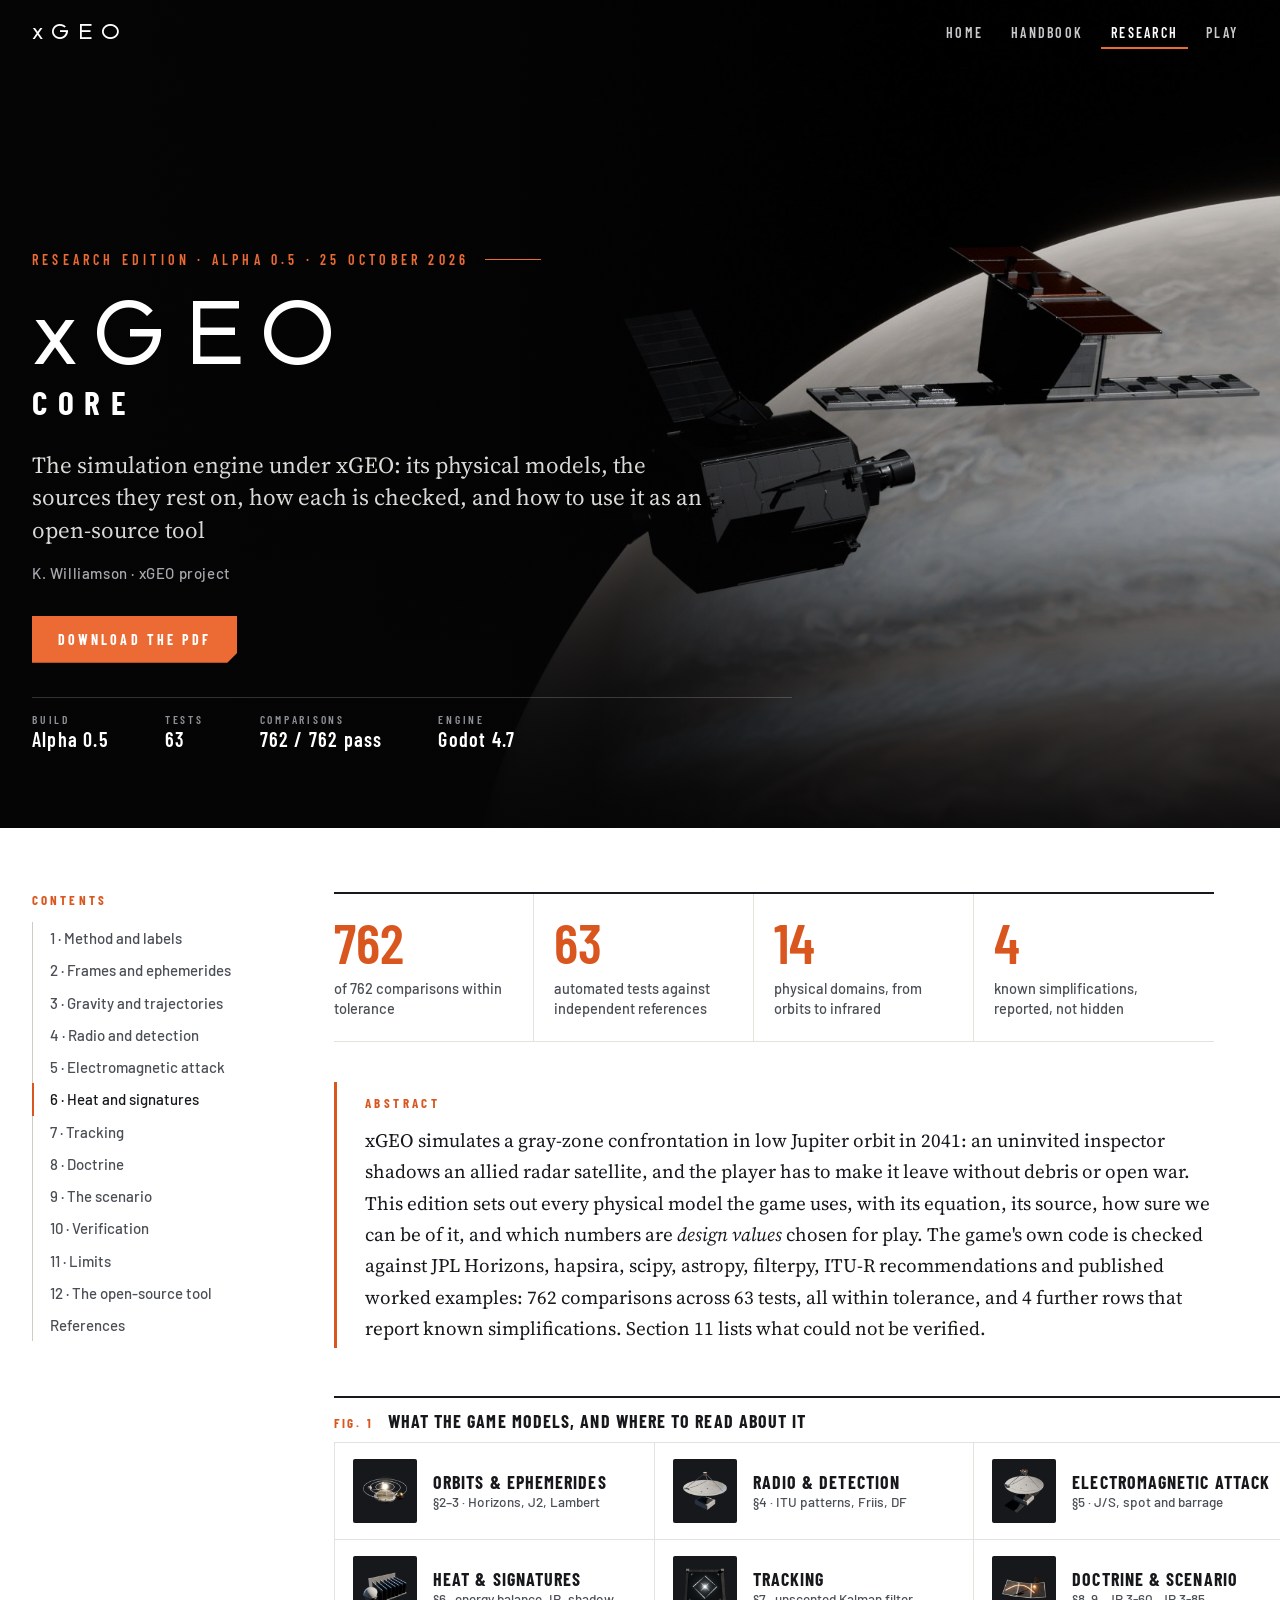
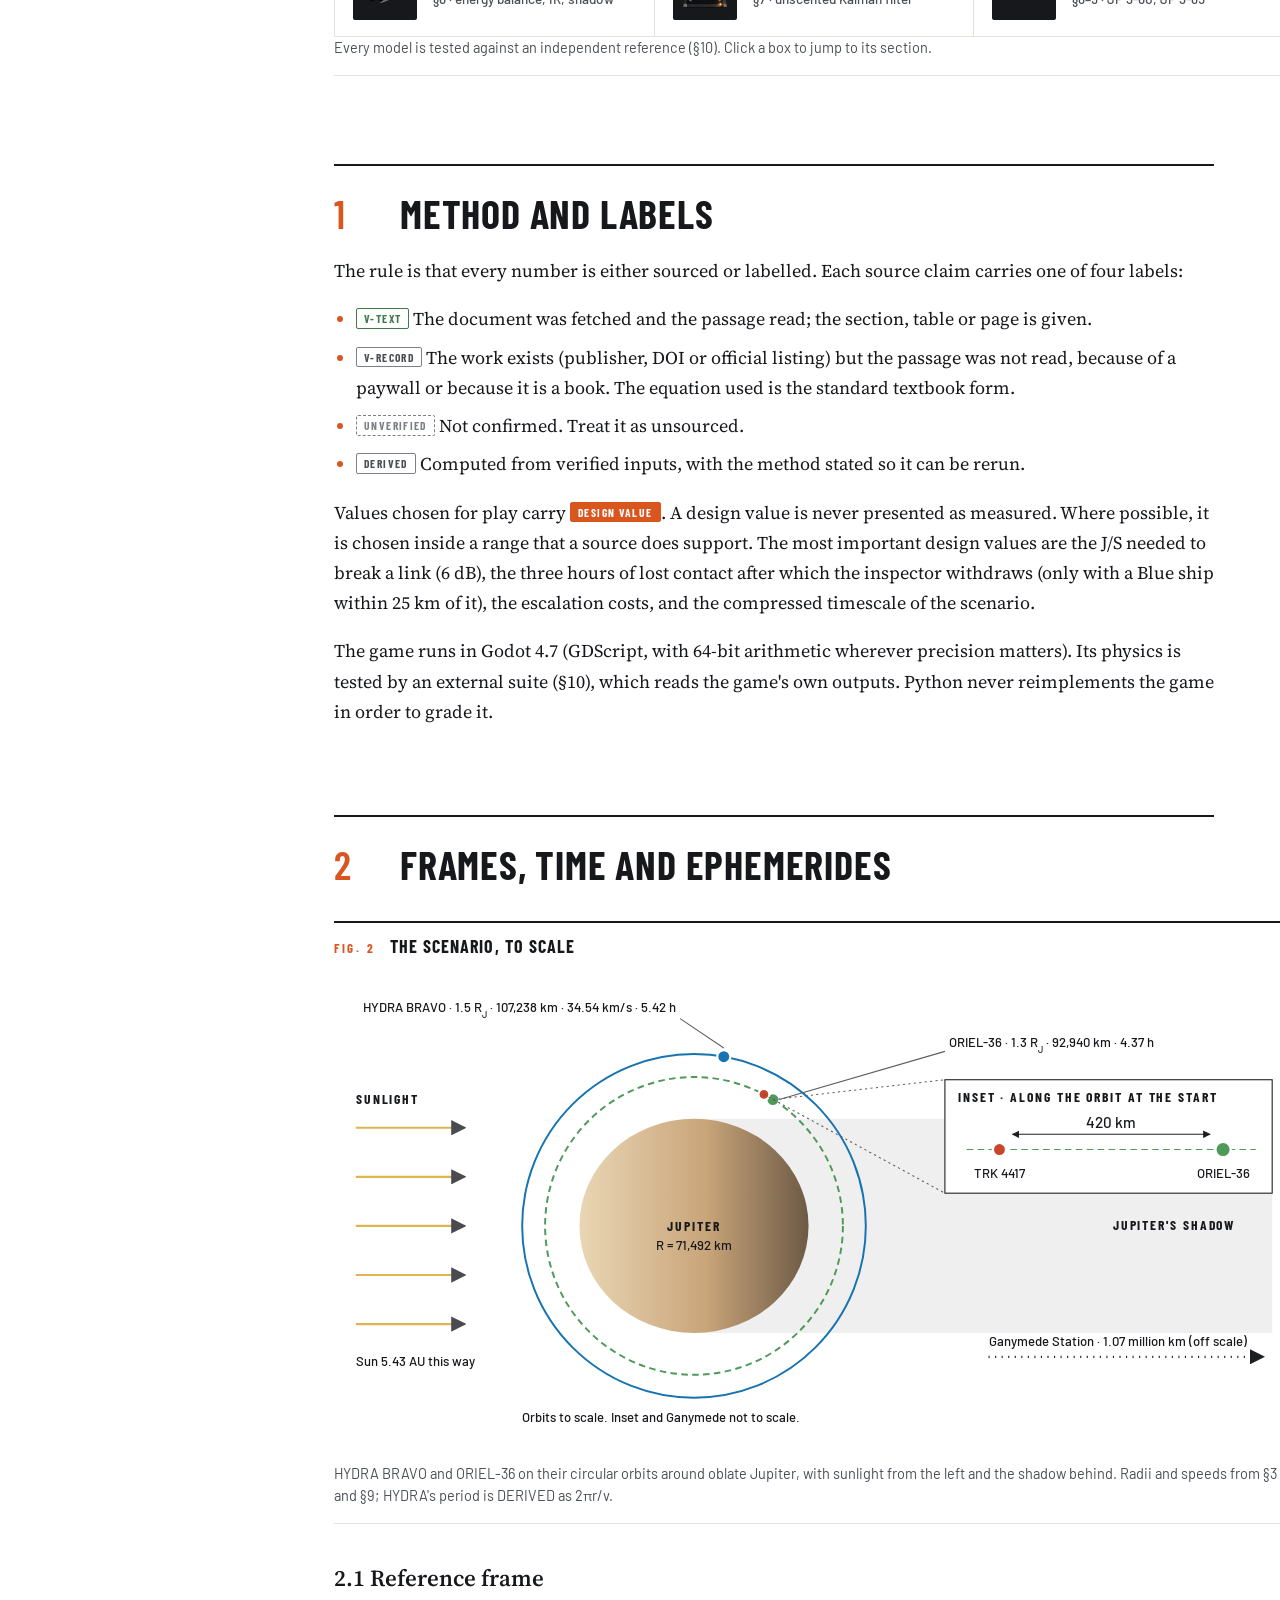
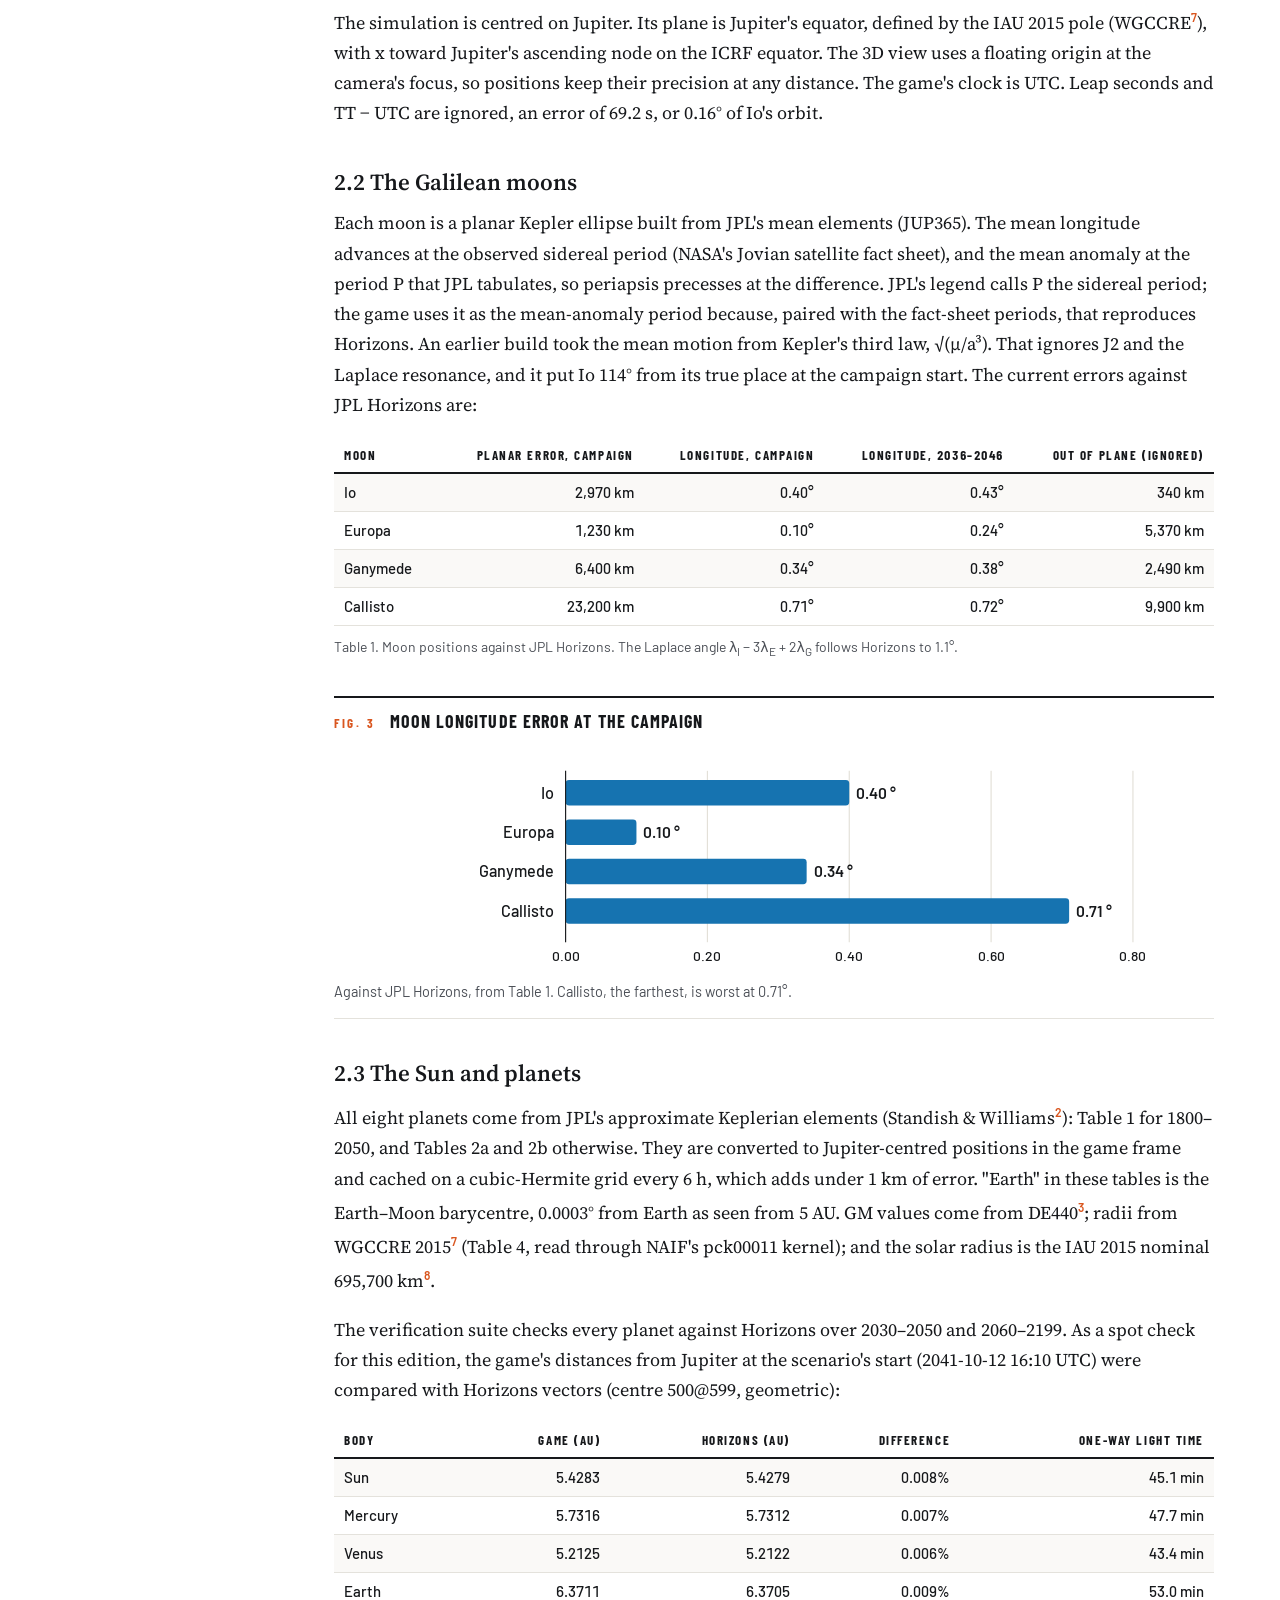
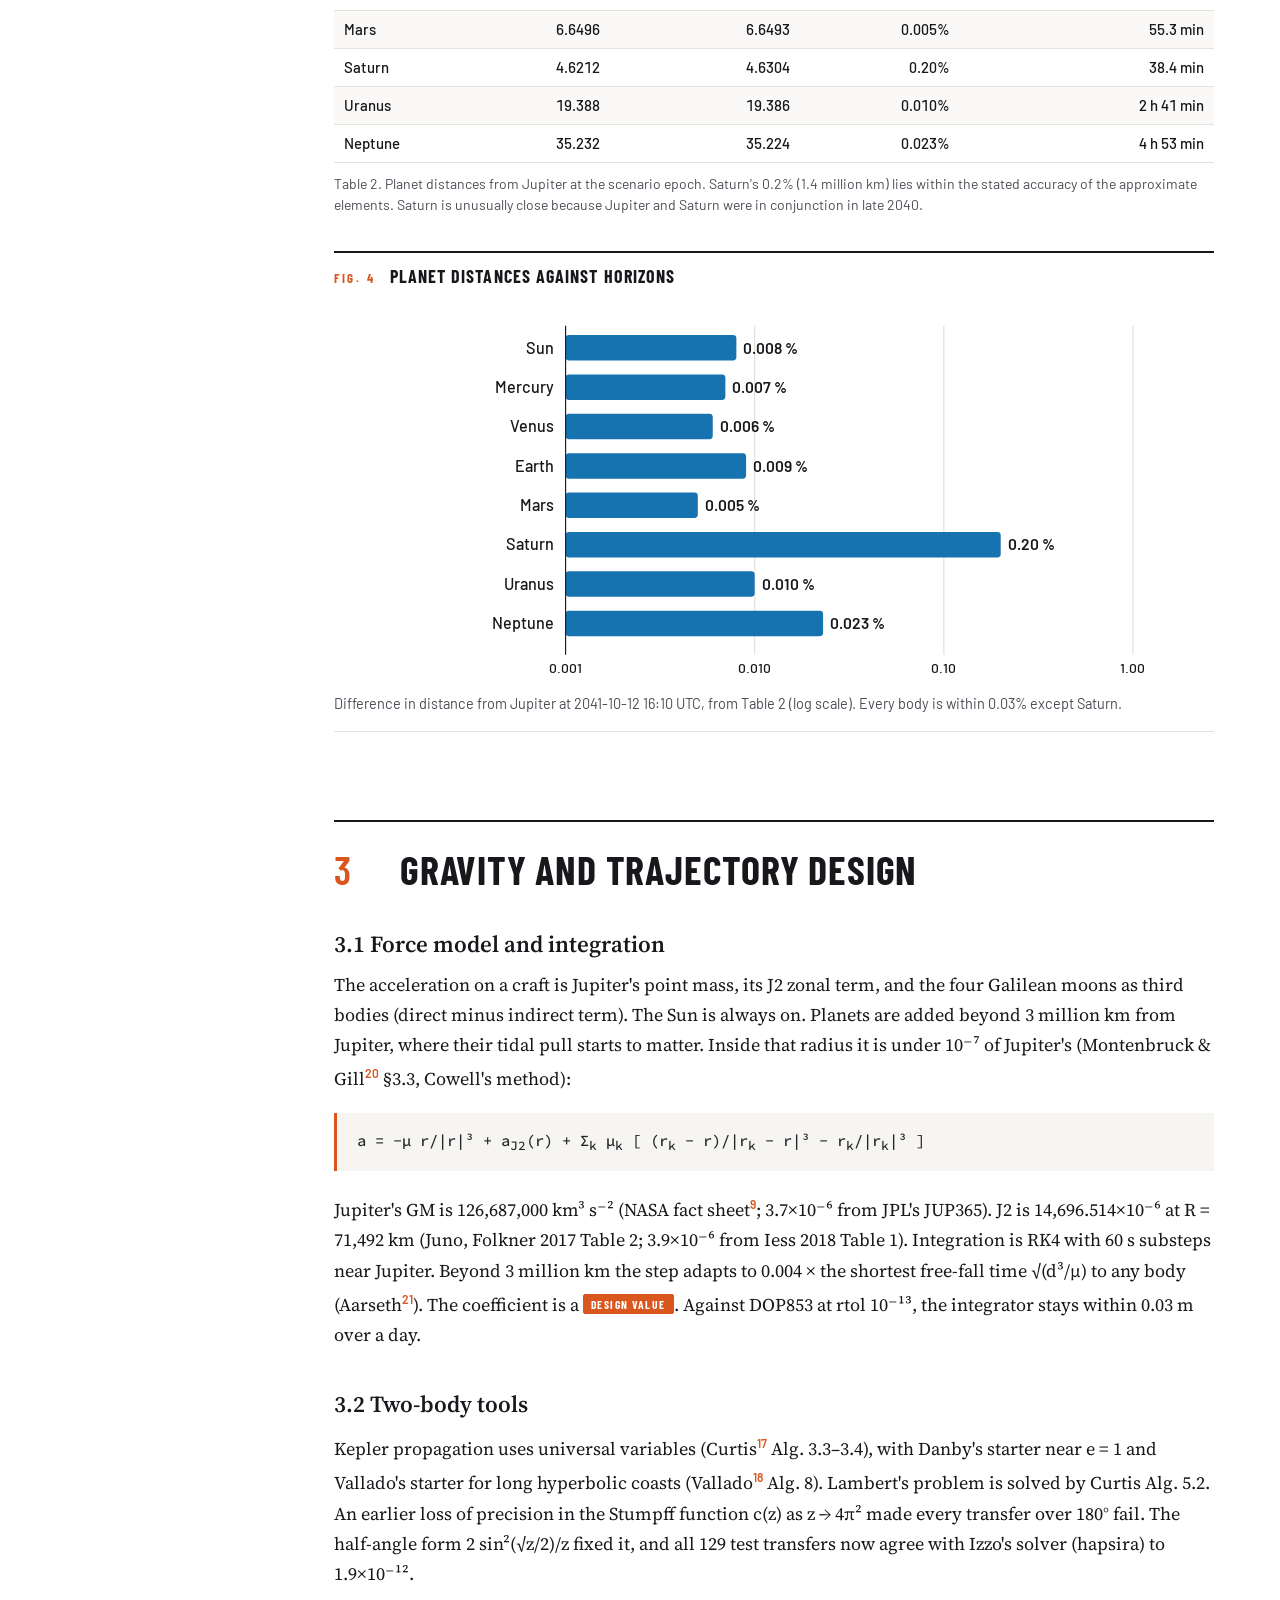
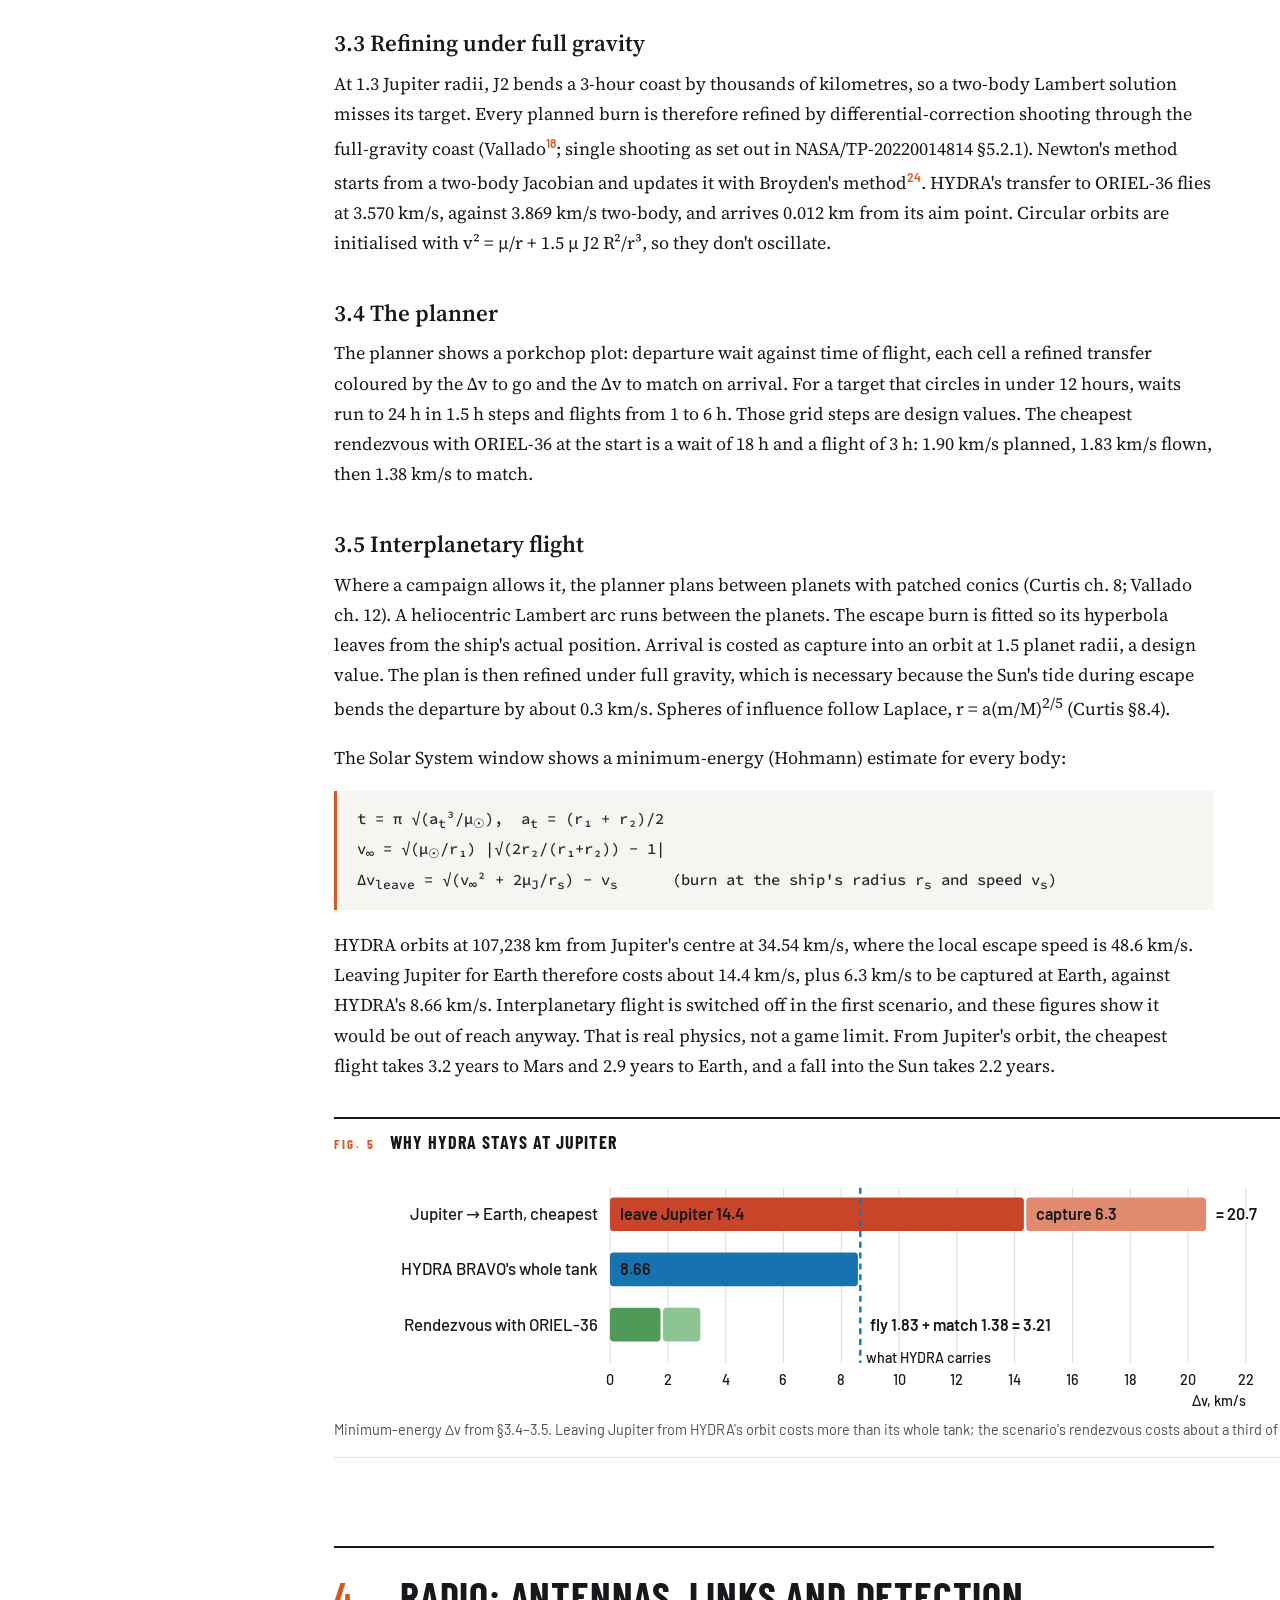
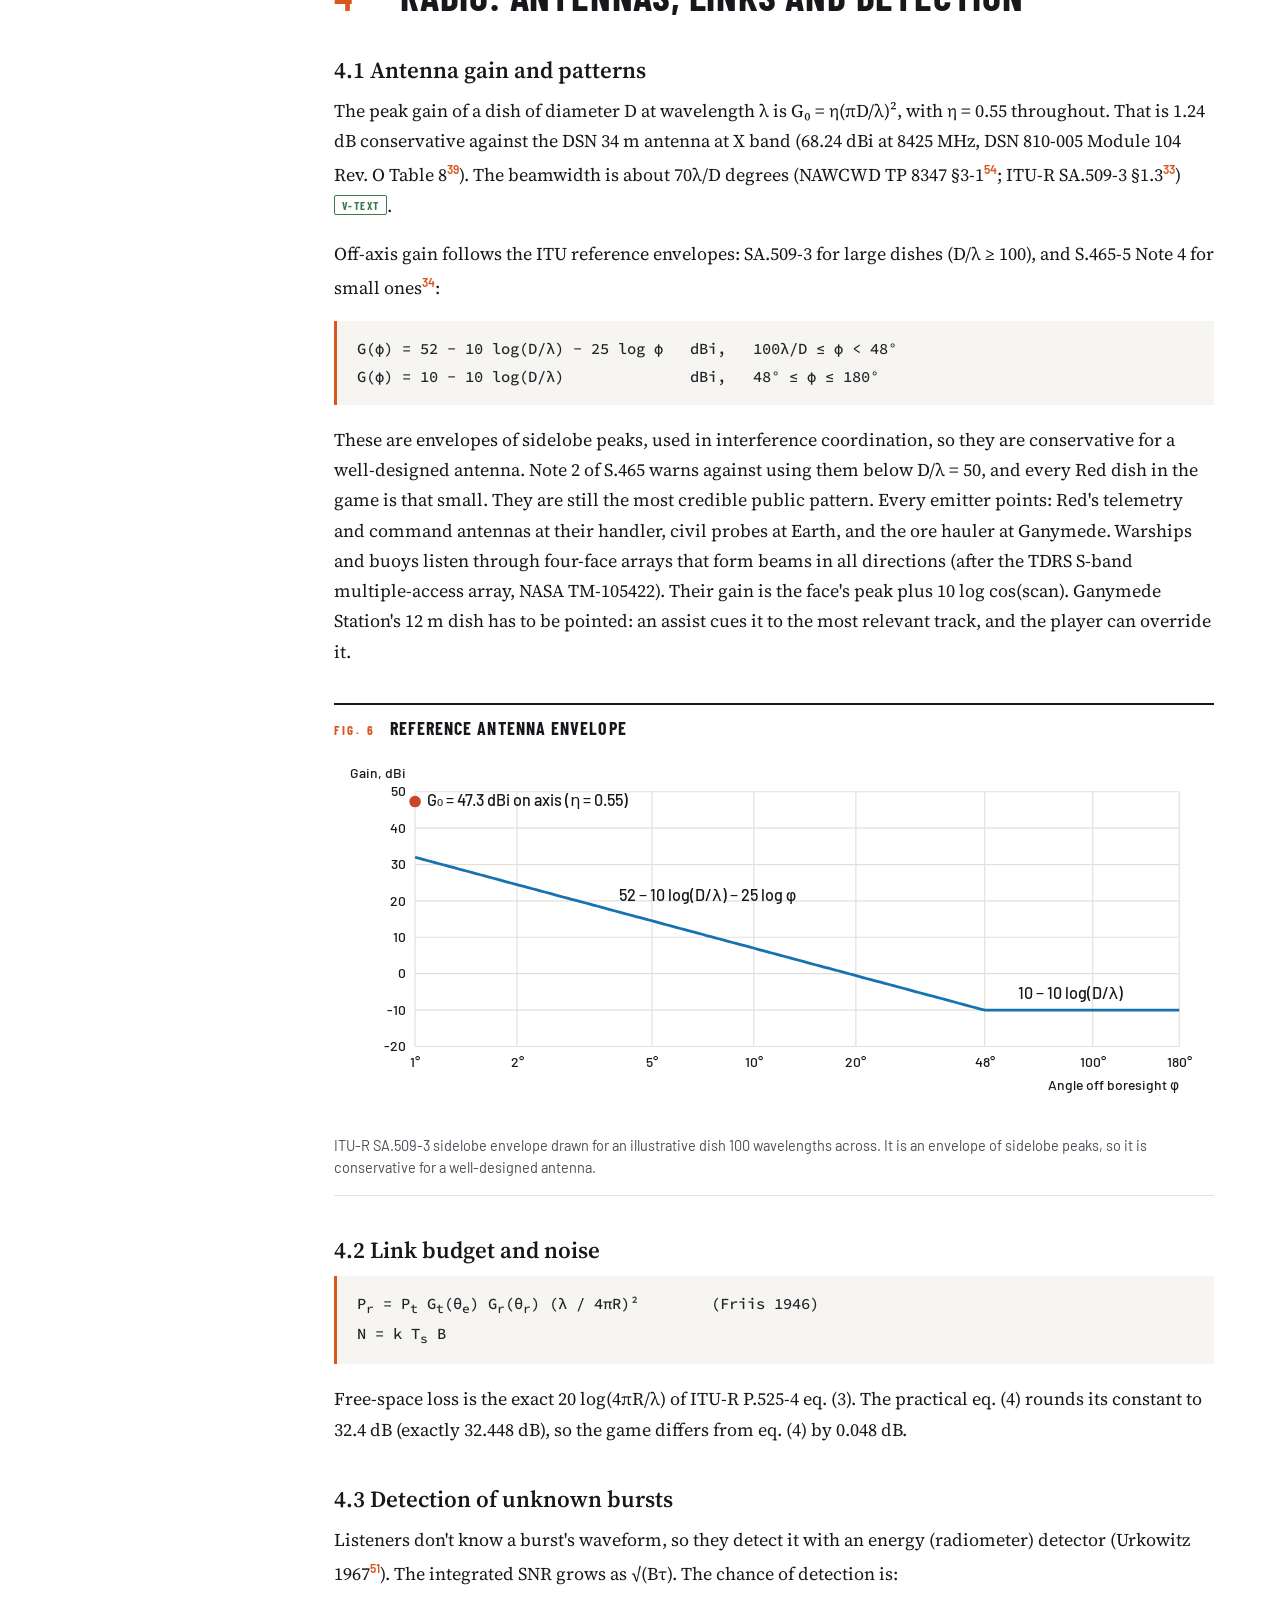
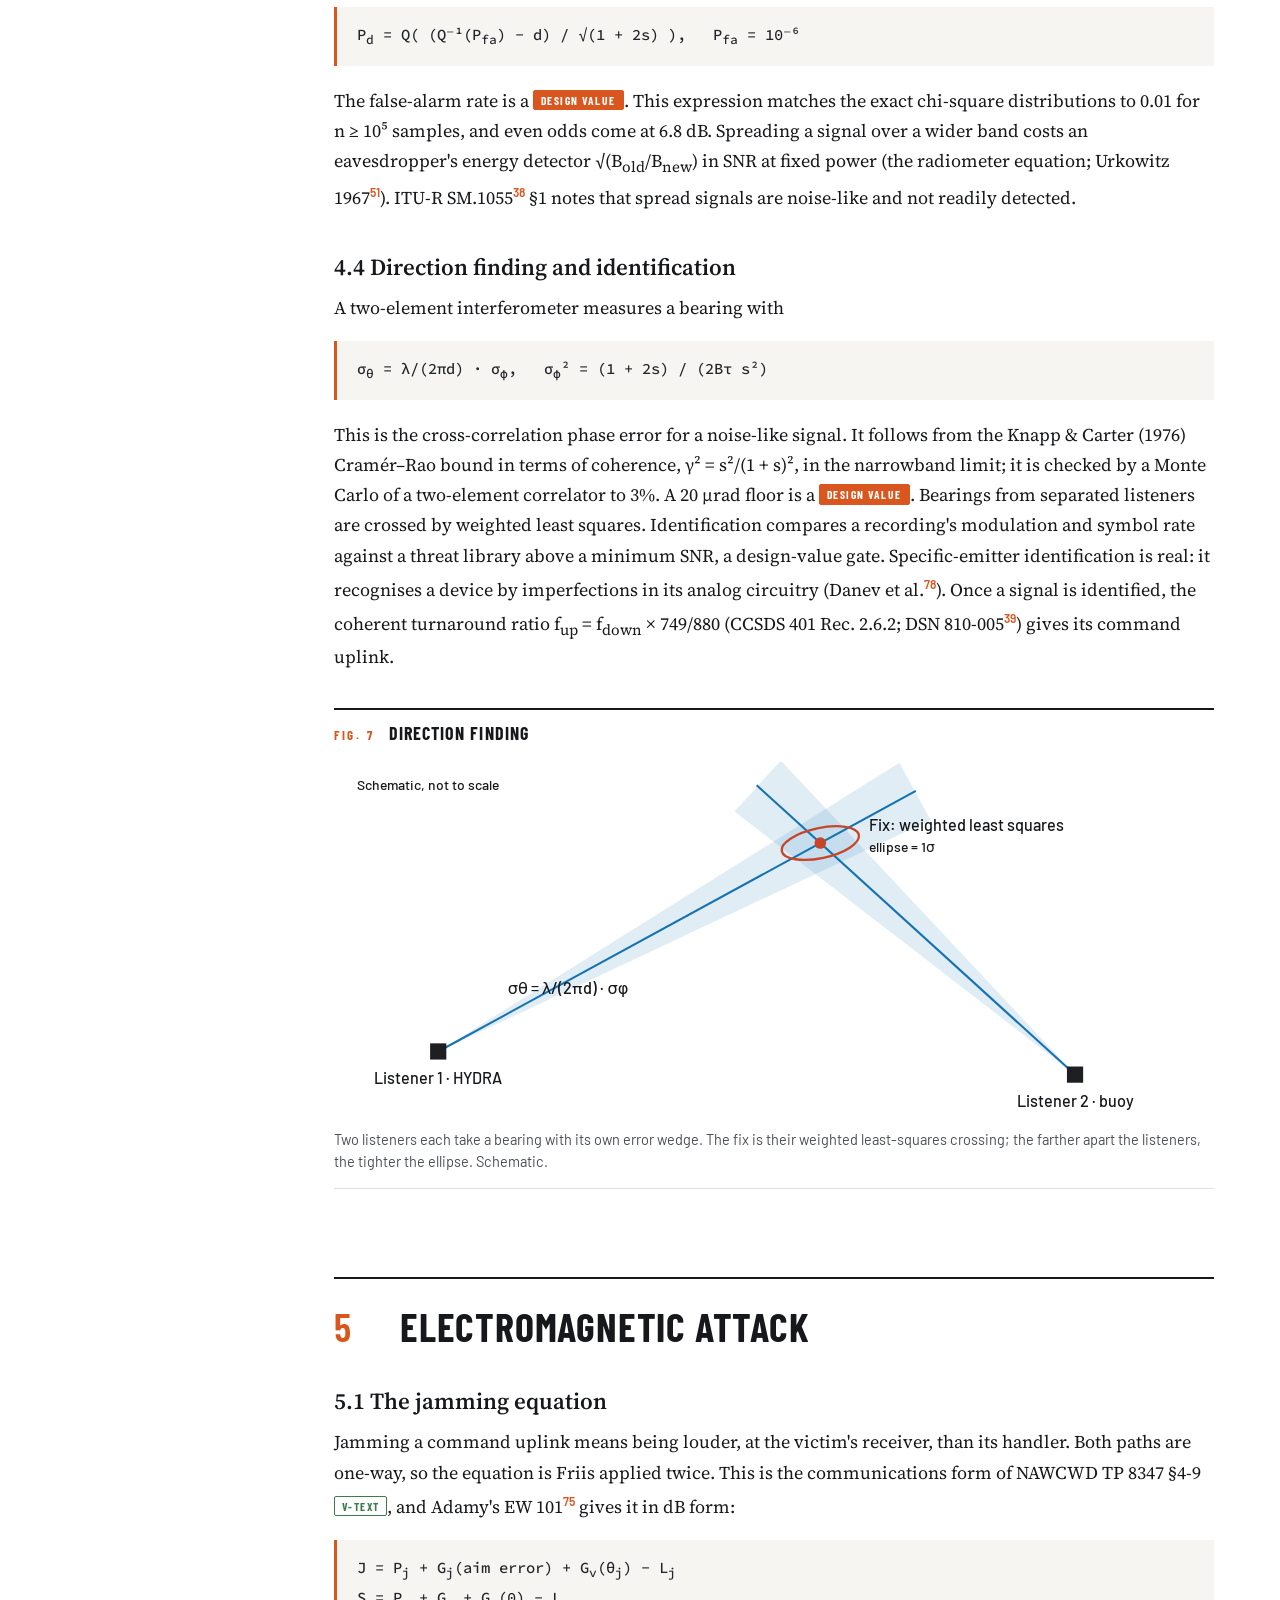
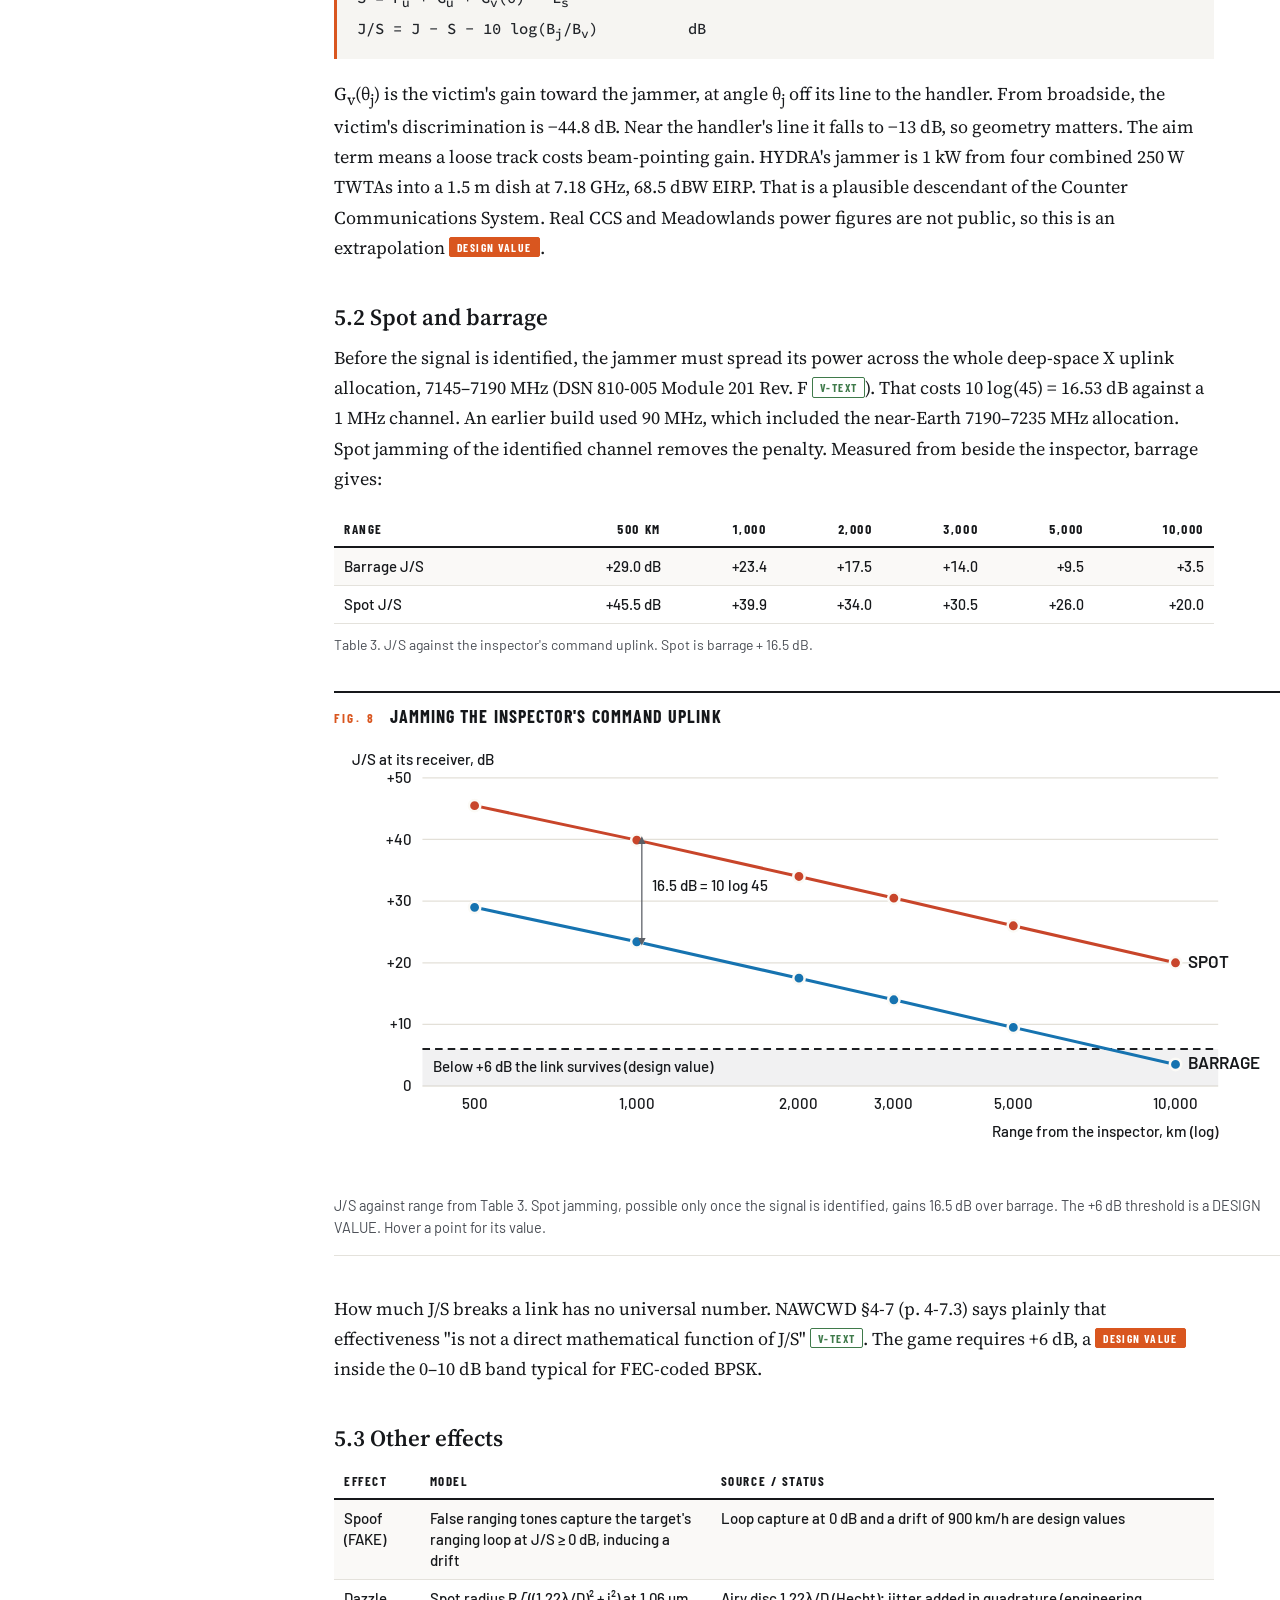
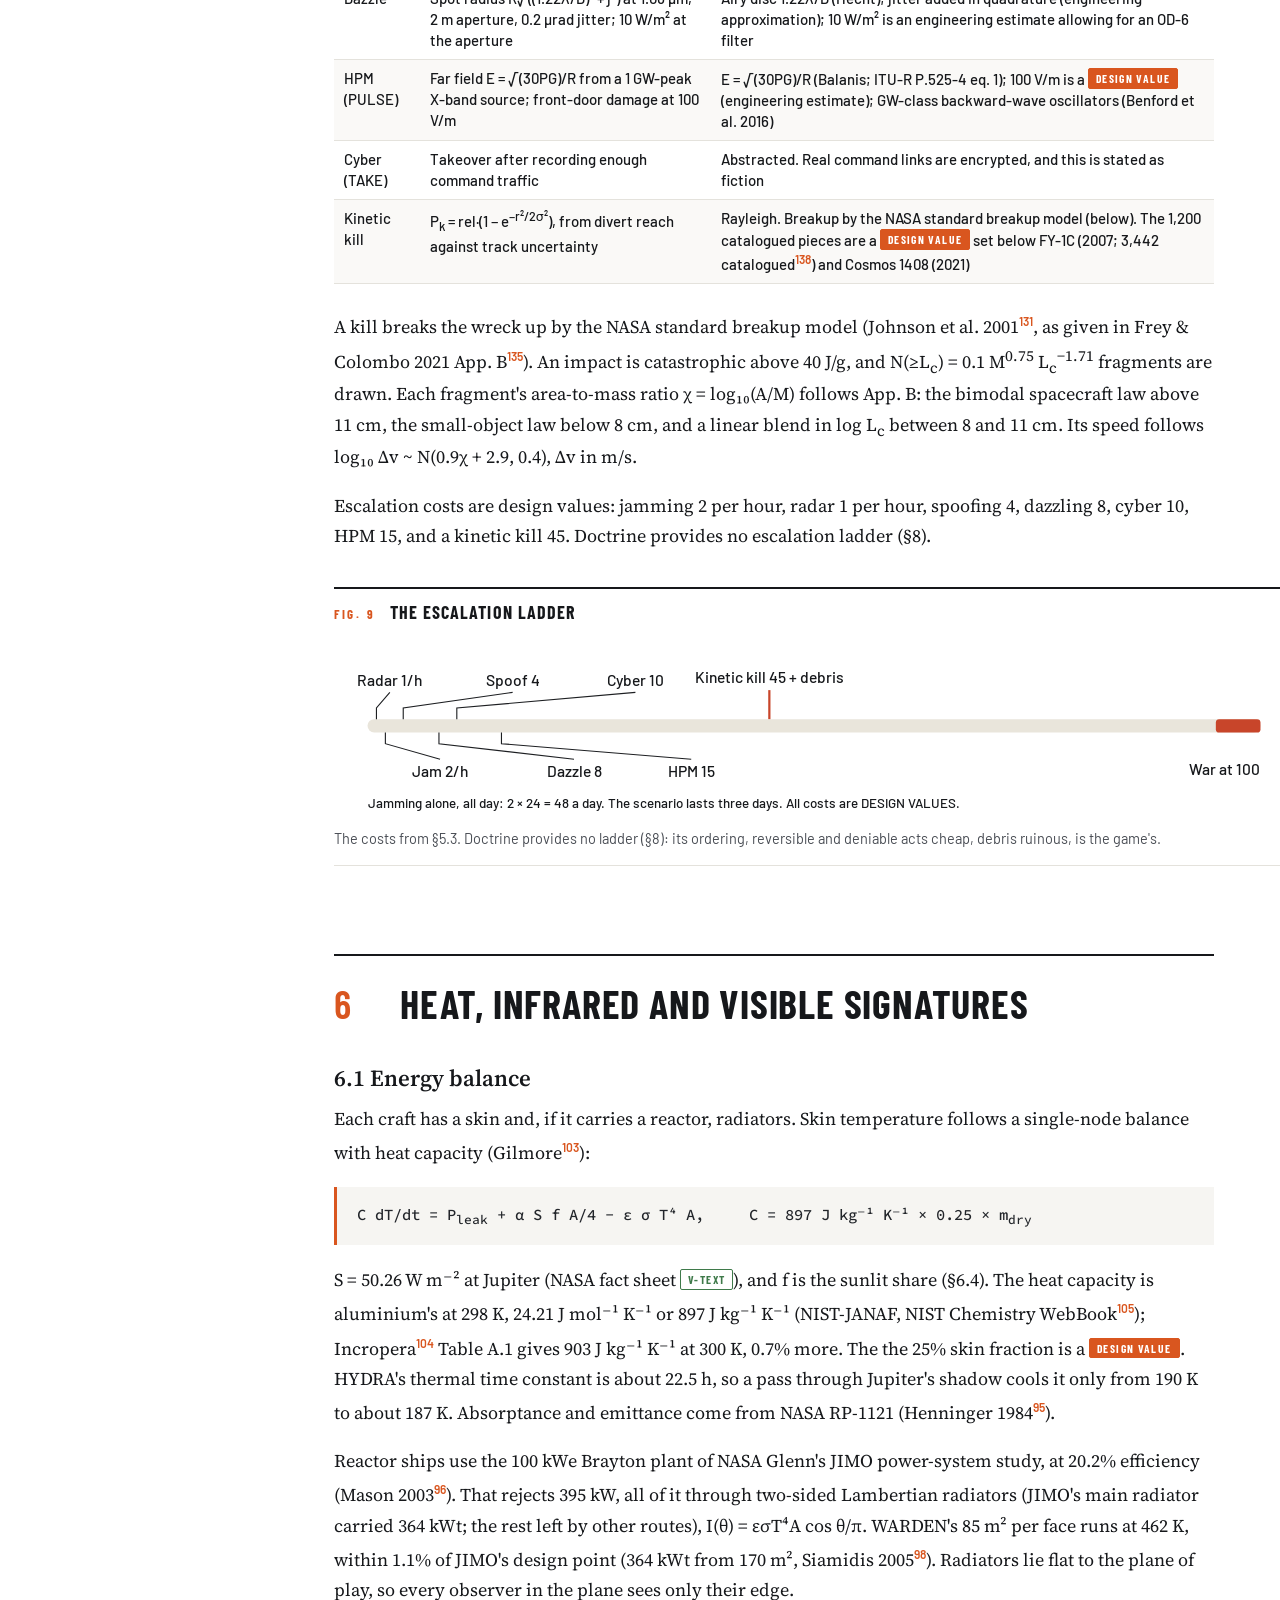
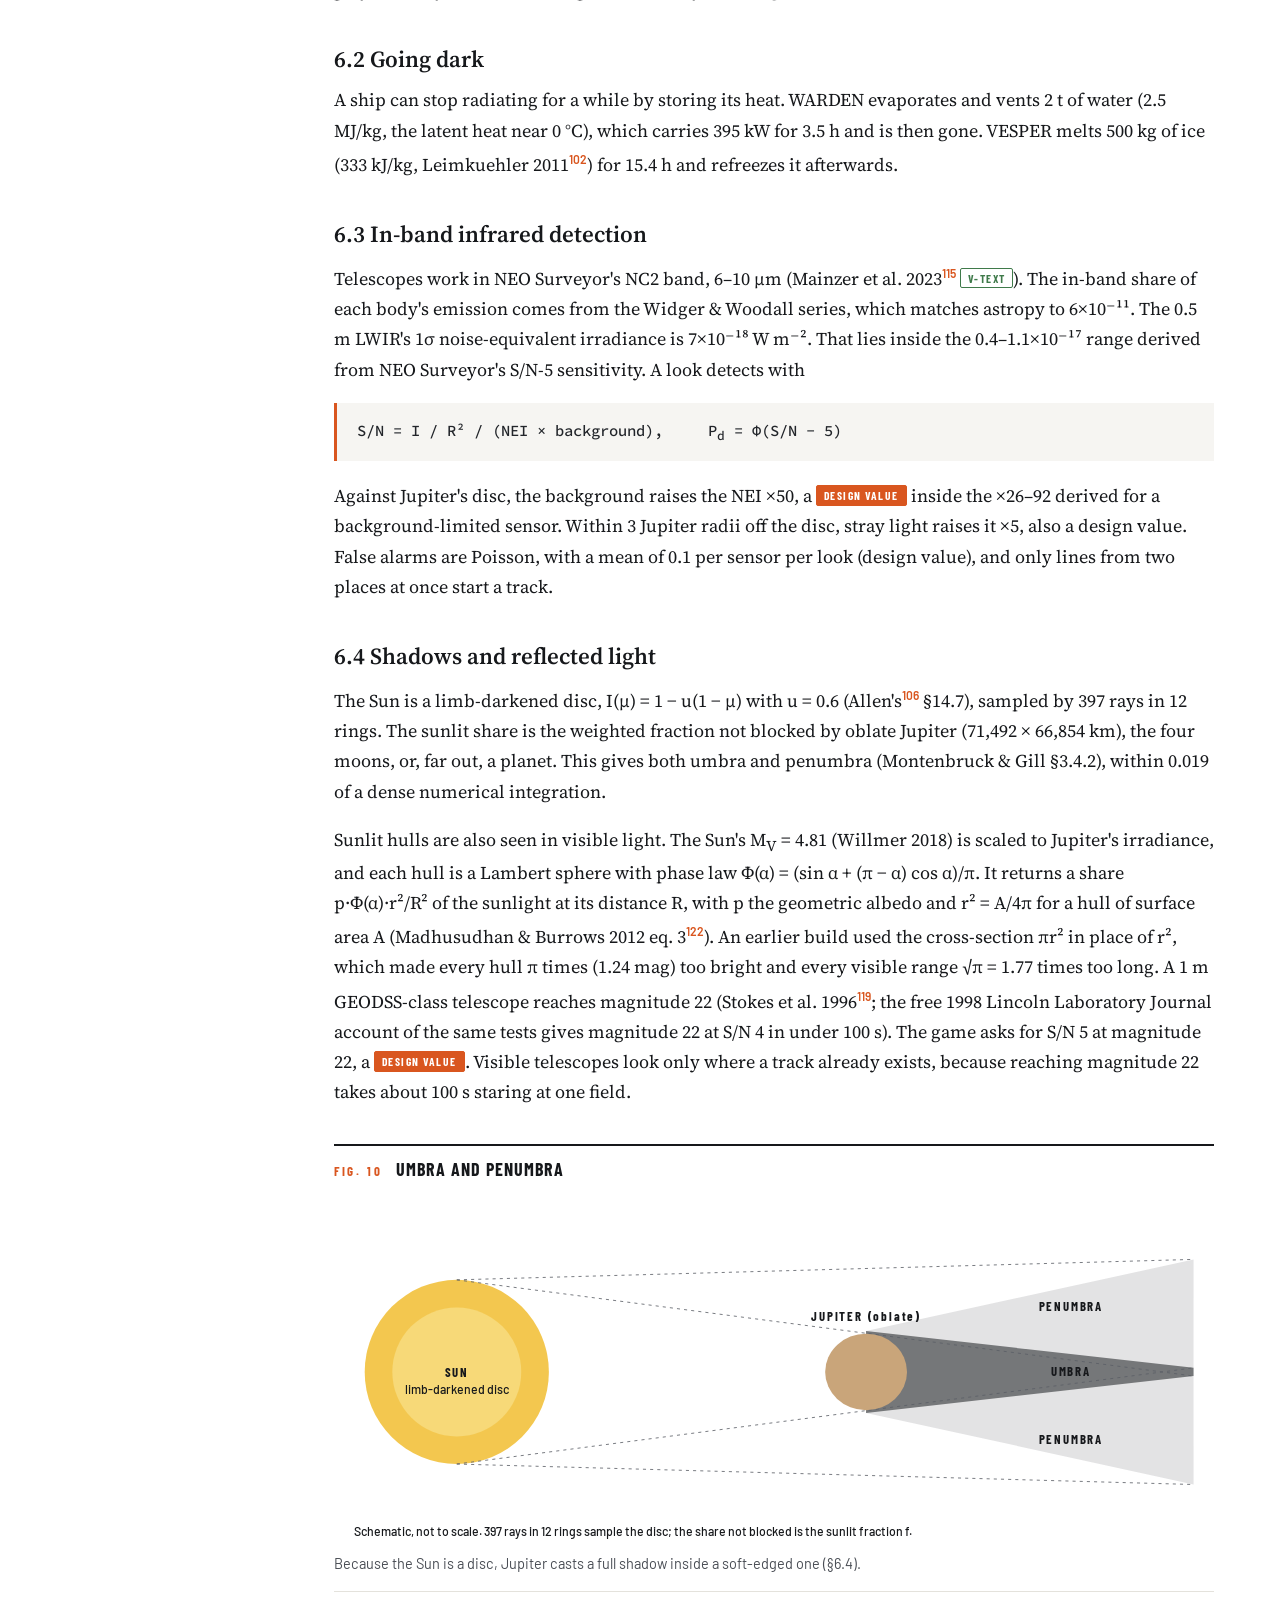
<file: research/index.html>
<!doctype html>
<html lang="en">
<head>
<meta charset="utf-8">
<meta name="viewport" content="width=device-width, initial-scale=1">
<title>xGEO Core · Research Edition</title>
<meta name="description" content="The physical models, sources and verification behind xGEO.">
<meta property="og:title" content="xGEO Core · Research Edition">
<link rel="preconnect" href="https://fonts.googleapis.com">
<link rel="preconnect" href="https://fonts.gstatic.com" crossorigin>
<link href="https://fonts.googleapis.com/css2?family=Source+Serif+4:ital,opsz,wght@0,8..60,400;0,8..60,600;0,8..60,700;1,8..60,400&family=Barlow+Condensed:wght@500;600;700&family=Barlow:wght@400;500;600&family=Source+Code+Pro:wght@400;500&display=swap" rel="stylesheet">
<style>@font-face{font-family:"SatwarGeo";src:url(../fonts/SatwarGeo-Medium.ttf) format("truetype");font-weight:500;font-display:swap}.nx{text-transform:none!important}
</style>
<style>
:root{
  --paper:#ffffff; --paper2:#f6f5f2; --card:#ffffff; --rule:#e4e2dc; --rule2:#cfccc4; --ink:#16181b; --ink2:#4a4e55; --ink3:#7c8087;
  --orange:#d9561f; --orange2:#ec6a34; --link:#b2431a; --blue:#1f5f99; --red:#c8452a; --green:#3f7a4a; --night:#0b0c0d;
  --serif:'Source Serif 4',Georgia,'Times New Roman',serif;
  --cond:'Barlow Condensed','Arial Narrow',sans-serif;
  --sans:'Barlow',system-ui,'Segoe UI',sans-serif;
  --mono:'Source Code Pro',Consolas,monospace;
}
*,*::before,*::after{box-sizing:border-box}
html{background:var(--paper);scroll-behavior:smooth}
body{margin:0;background:var(--paper);color:var(--ink);font-family:var(--serif);font-size:18px;line-height:1.68;-webkit-font-smoothing:antialiased}
a{color:var(--link);text-decoration-thickness:1px;text-underline-offset:2px}
img{max-width:100%}
.top{position:fixed;inset:0 0 auto;z-index:20;transition:background .3s,border-color .3s;border-bottom:1px solid transparent}
.top.solid{background:rgba(11,12,13,.94);backdrop-filter:blur(8px);border-color:#24262a}
.top .in{max-width:1320px;margin:0 auto;padding:0 32px;height:64px;display:flex;align-items:center;gap:20px}
.brand{font:500 22px 'SatwarGeo',var(--cond);letter-spacing:.3em;color:#fff;text-decoration:none}
.top nav{margin-left:auto;display:flex;gap:8px;min-width:0;overflow-x:auto;scrollbar-width:none}
.top nav a{font:600 14px var(--cond);letter-spacing:.16em;text-transform:uppercase;color:#c9cacd;text-decoration:none;padding:8px 10px}
.top nav a:hover,.top nav a[aria-current]{color:#fff;box-shadow:inset 0 -2px var(--orange2)}

/* cover: cinematic */
.cover{position:relative;min-height:min(92vh,900px);background:#050506 url(../images/site/hero.jpg) 62% 50%/cover no-repeat;color:#ecebe8;display:flex;align-items:flex-end;overflow:hidden}
.cover::before{content:"";position:absolute;inset:0;background:linear-gradient(90deg,rgba(5,5,6,.92) 0%,rgba(5,5,6,.7) 38%,rgba(5,5,6,0) 70%),linear-gradient(0deg,rgba(5,5,6,.9) 0%,rgba(5,5,6,0) 45%)}
.cover .in{position:relative;width:100%;max-width:1320px;margin:0 auto;padding:140px 32px 72px}
.cover .doc{display:flex;align-items:center;gap:16px;font:600 14px var(--cond);letter-spacing:.3em;text-transform:uppercase;color:var(--orange2)}
.cover .doc::after{content:"";width:56px;height:1px;background:var(--orange2)}
.cover .word{font:500 clamp(56px,7vw,112px)/1 'SatwarGeo',var(--cond);letter-spacing:.14em;margin:22px 0 6px;color:#fff}
.cover .kind{font:700 clamp(26px,2.6vw,40px)/1 var(--cond);letter-spacing:.32em;text-transform:uppercase;color:#fff;margin:0 0 30px}
.cover h1{font:400 clamp(20px,1.8vw,27px)/1.4 var(--serif);margin:0 0 18px;color:#d9d9d6;max-width:30em}
.cover .by{font:500 15px var(--sans);letter-spacing:.04em;color:#a7a9ad;margin:0 0 34px}
.ctrl{display:flex;flex-wrap:wrap;border-top:1px solid rgba(255,255,255,.18);max-width:760px}
.ctrl div{padding:14px 28px 0 0;margin-right:28px}
.ctrl span{display:block;font:600 11.5px var(--cond);letter-spacing:.24em;color:#8d9096;text-transform:uppercase}
.ctrl b{font:600 20px var(--cond);letter-spacing:.06em;color:#fff}
.dlpdf{display:inline-flex;align-items:center;gap:10px;margin:0 0 34px;font:700 14px var(--cond);letter-spacing:.22em;text-transform:uppercase;text-decoration:none;color:#fff;background:var(--orange2);padding:15px 26px;clip-path:polygon(0 0,100% 0,100% calc(100% - 10px),calc(100% - 10px) 100%,0 100%)}
.dlpdf:hover{background:#ff7a45}

/* layout */
.layout{max-width:1320px;margin:0 auto;padding:0 32px;display:grid;grid-template-columns:230px minmax(0,1fr);gap:72px}
.toc{position:sticky;top:88px;align-self:start;padding:64px 0;font:500 15px/1.35 var(--sans)}
.toc b{display:block;font:700 13px var(--cond);letter-spacing:.24em;color:var(--orange);margin-bottom:14px}
.toc ol{list-style:none;margin:0;padding:0;border-left:1px solid var(--rule2)}
.toc li{margin:0}
.toc li a{display:block;padding:6px 0 6px 16px;margin-left:-1px;border-left:2px solid transparent;color:var(--ink2);text-decoration:none}
.toc li a:hover,.toc li a.on{color:var(--ink);border-left-color:var(--orange)}
main{padding:64px 0 96px;max-width:880px;min-width:0}

.glance{display:grid;grid-template-columns:repeat(4,1fr);margin:0 0 40px;border-top:2px solid var(--ink);border-bottom:1px solid var(--rule)}
.stat{padding:20px 20px 22px 0;border-right:1px solid var(--rule);margin-right:20px}
.stat:last-child{border-right:0;margin-right:0}
.stat b{display:block;font:600 56px/1 var(--cond);color:var(--orange)}
.stat span{display:block;font:500 14.5px/1.4 var(--sans);color:var(--ink2);margin-top:8px}
.abstract{padding:4px 0 4px 28px;border-left:3px solid var(--orange);font-size:19px;line-height:1.65;margin:0 0 48px}
.abstract b{font:700 13px var(--cond);letter-spacing:.26em;color:var(--orange)}
.abstract p{margin:8px 0 0}

section{scroll-margin-top:84px}
h2{font:700 40px/1.05 var(--cond);letter-spacing:.02em;text-transform:uppercase;margin:88px 0 22px;padding-top:26px;border-top:2px solid var(--ink);display:flex;gap:18px;align-items:baseline}
h2 .num{font:600 40px/1 var(--cond);color:var(--orange);min-width:1.2em}
h3{font:600 23px/1.3 var(--serif);margin:40px 0 10px}
h4{font:700 15px var(--cond);letter-spacing:.2em;text-transform:uppercase;color:var(--orange);margin:30px 0 10px}
p{margin:0 0 18px}
ul{padding-left:22px}
li{margin:0 0 8px}
li::marker{color:var(--orange)}
sup a{text-decoration:none;font:600 12px var(--sans);color:var(--orange)}
.eq{font:500 15.5px/1.8 var(--mono);white-space:pre-wrap;background:var(--paper2);border-left:3px solid var(--orange);padding:14px 20px;margin:0 0 20px;overflow-x:auto;color:#22252a}
.tag{display:inline-block;font:700 11.5px/1 var(--cond);letter-spacing:.12em;padding:4px 7px 3px;border-radius:2px;border:1.5px solid var(--ink3);color:var(--ink2);vertical-align:2px;white-space:nowrap}
.tag.v{border-color:var(--green);color:var(--green)}
.tag.u{border-color:var(--ink3);color:var(--ink3);border-style:dashed}
.tag.dv{border-color:var(--orange);color:#fff;background:var(--orange)}
.tw{overflow-x:auto;margin:0 0 24px}
table{border-collapse:collapse;width:100%;font:500 15px/1.4 var(--sans);background:var(--card)}
th{font:700 13px var(--cond);letter-spacing:.12em;text-transform:uppercase;text-align:left;border-bottom:2px solid var(--ink);padding:9px 10px;color:var(--ink)}
td{border-bottom:1px solid var(--rule);padding:8px 10px;vertical-align:top}
tbody tr:nth-child(even) td{background:#faf9f7}
.n{text-align:right;font-variant-numeric:tabular-nums;white-space:nowrap}
caption{caption-side:bottom;text-align:left;font:400 14px/1.5 var(--sans);color:var(--ink2);padding:10px 0 0}

.fig{margin:36px 0 38px;background:var(--card);border-top:2px solid var(--ink);border-bottom:1px solid var(--rule)}
.fig.wide{margin-right:-80px}
.fhead{display:flex;gap:14px;align-items:baseline;padding:12px 0 10px}
.fno{font:700 13px var(--cond);letter-spacing:.2em;text-transform:uppercase;color:var(--orange)}
.ft{font:700 18px var(--cond);letter-spacing:.06em;text-transform:uppercase}
.fbody{padding:8px 0;overflow-x:auto}
.fbody svg{display:block;width:100%;height:auto;min-width:560px}
.fig figcaption{font:400 14.5px/1.5 var(--sans);color:var(--ink2);padding:0 0 16px}
svg .lab{font:500 14px var(--sans);fill:var(--ink)}
svg .val{font:600 13.5px var(--sans);fill:var(--ink)}
svg .small{font:500 12px var(--sans);fill:var(--ink)}
svg .cap{font:700 12.5px var(--cond);letter-spacing:.14em;fill:var(--ink)}
svg .chev{font:700 18px var(--cond);letter-spacing:.12em}
.map{display:grid;grid-template-columns:repeat(3,1fr);gap:1px;background:var(--rule);border:1px solid var(--rule)}
.map a{background:var(--card);display:grid;grid-template-columns:64px 1fr;grid-template-rows:auto auto;column-gap:16px;align-items:center;padding:16px 18px;text-decoration:none;color:var(--ink)}
.map a:hover{background:var(--paper2)}
.map img{grid-row:span 2;width:64px;height:64px;background:#16181b;border-radius:2px;padding:6px}
.map b{font:700 18px/1.1 var(--cond);letter-spacing:.06em;text-transform:uppercase;align-self:end}
.map span{font:500 13.5px var(--sans);color:var(--ink2);align-self:start}

.refnote{font:400 15px/1.55 var(--sans);color:var(--ink2);max-width:46em}
h4.rg{display:flex;justify-content:space-between;align-items:baseline;margin:34px 0 12px;padding-top:12px;border-top:1px solid var(--rule)}
h4.rg span{font:600 13px var(--cond);letter-spacing:.12em;color:var(--ink3)}
.refs{font:400 15px/1.55 var(--sans);padding-left:40px}
.refs h4{margin-left:-40px;padding-top:12px;border-top:1px solid var(--rule)}
.refs li{margin:0 0 9px;padding-left:4px}
.refs li::marker{font:600 13px var(--cond);color:var(--ink3)}
.refs a{display:inline-block;font:600 12px/1 var(--cond);letter-spacing:.1em;text-transform:uppercase;text-decoration:none;color:var(--link);border:1px solid #ecc9b9;background:#fdf4ef;padding:4px 7px 3px;margin:2px 2px 0 4px;vertical-align:1px;white-space:nowrap}
.refs a:hover{background:var(--orange);border-color:var(--orange);color:#fff}
.refs a::after{content:" \2197"}
footer{background:var(--night);color:#8d9096;padding:40px 32px;font:400 14px var(--sans)}
footer .in{max-width:1320px;margin:0 auto}
footer a{color:#d6d6d3}
footer p{margin:0 0 6px}

@media (max-width:1180px){.fig.wide{margin-right:0}}
@media (max-width:980px){
  .layout{grid-template-columns:minmax(0,1fr);gap:0}
  .toc{position:static;padding:40px 0 0}
  .toc ol{columns:2}
  .glance{grid-template-columns:repeat(2,1fr)}
  .stat:nth-child(2){border-right:0;margin-right:0}
  .stat:nth-child(-n+2){border-bottom:1px solid var(--rule)}
  .map{grid-template-columns:1fr 1fr}
}
@media (max-width:620px){
  body{font-size:17px}
  .layout,.cover .in,.top .in{padding-left:16px;padding-right:16px}
  .cover{background-position:72% 30%;min-height:min(100svh,780px)}
  .cover .doc::after{display:none}
  .top nav a:first-child{display:none}
  .cover::before{background:linear-gradient(0deg,rgba(5,5,6,.96) 0%,rgba(5,5,6,.75) 55%,rgba(5,5,6,.2) 100%)}
  .cover .kind{letter-spacing:.2em}
  .toc ol{columns:1}
  .map{grid-template-columns:1fr}
  h2,h2 .num{font-size:32px}
  .stat b{font-size:44px}
  .top nav a{padding:8px 5px;letter-spacing:.1em}
  .brand{font-size:18px}
}

@page{size:8.5in 11in;margin:.6in .65in .65in}
@page cover{margin:0}
@media print{
  html,body{background:#fff!important;-webkit-print-color-adjust:exact;print-color-adjust:exact}
  body{font-size:10pt;line-height:1.55}
  .top,.toc,.dlpdf{display:none!important}
  .cover{page:cover;height:100vh;min-height:0;break-after:page;background-position:84% 50%}
  .cover::before{background:linear-gradient(0deg,rgba(5,5,6,.97) 0%,rgba(5,5,6,.8) 42%,rgba(5,5,6,0) 75%)}
  .cover .in{padding:0 .7in .8in}
  .layout{display:block;padding:0;max-width:none}
  main{max-width:none;padding:0}
  .tw,.fbody,.eq{overflow:visible!important}
  table{font-size:12px}
  .fig,.eq,.tw,table,.stat,.map a,.glance{break-inside:avoid}
  .fig.wide{margin-right:0}
  h2,h2 .num{font-size:24pt}
  h2{margin-top:34px}
  h2,h3,h4{break-after:avoid}
  .fbody svg{min-width:0}
  .stat b{font-size:34px}
  tbody tr:nth-child(even) td{background:#f7f6f3}
  footer{padding:24px 0 0;background:#fff!important;color:var(--ink3)}
  footer a{color:var(--link)}
}
</style>
</head>
<body>
<header class="top"><div class="in">
  <a class="brand" href="../"><span class="nx">xGEO</span></a>
  <nav aria-label="Site"><a href="../">Home</a><a href="../manual/">Handbook</a><a href="./" aria-current="page">Research</a><a href="../game/">Play</a></nav>
</div></header>

<div class="cover"><div class="in">
  <div class="doc">Research edition · Alpha 0.5 · 25 October 2026</div>
  <div class="word"><span class="nx">xGEO</span></div>
  <div class="kind">Core</div>
  <h1>The simulation engine under <span class="nx">xGEO</span>: its physical models, the sources they rest on, how each is checked, and how to use it as an open-source tool</h1>
  <p class="by">K. Williamson · <span class="nx">xGEO</span> project</p>
  <a class="dlpdf" href="xGEO-Core-Research-Edition.pdf" download>Download the PDF</a>
  <div class="ctrl">
    <div><span>Build</span><b>Alpha 0.5</b></div>
    <div><span>Tests</span><b>63</b></div>
    <div><span>Comparisons</span><b>762 / 762 pass</b></div>
    <div><span>Engine</span><b>Godot 4.7</b></div>
  </div>
</div></div>

<div class="layout">
<nav class="toc" aria-label="Contents"><b>CONTENTS</b><ol>
  <li><a href="#s1">1 · Method and labels</a></li>
  <li><a href="#s2">2 · Frames and ephemerides</a></li>
  <li><a href="#s3">3 · Gravity and trajectories</a></li>
  <li><a href="#s4">4 · Radio and detection</a></li>
  <li><a href="#s5">5 · Electromagnetic attack</a></li>
  <li><a href="#s6">6 · Heat and signatures</a></li>
  <li><a href="#s7">7 · Tracking</a></li>
  <li><a href="#s8">8 · Doctrine</a></li>
  <li><a href="#s9">9 · The scenario</a></li>
  <li><a href="#s10">10 · Verification</a></li>
  <li><a href="#s11">11 · Limits</a></li>
  <li><a href="#s12">12 · The open-source tool</a></li>
  <li><a href="#refs">References</a></li>
</ol></nav>

<main>
<div class="glance">
  <div class="stat ok"><b>762</b><span>of 762 comparisons within tolerance</span></div>
  <div class="stat"><b>63</b><span>automated tests against independent references</span></div>
  <div class="stat"><b>14</b><span>physical domains, from orbits to infrared</span></div>
  <div class="stat"><b>4</b><span>known simplifications, reported, not hidden</span></div>
</div>
<div class="abstract"><b>ABSTRACT</b>
<p><span class="nx">xGEO</span> simulates a gray-zone confrontation in low Jupiter orbit in 2041: an uninvited inspector shadows an allied radar satellite, and the player has to make it leave without debris or open war. This edition sets out every physical model the game uses, with its equation, its source, how sure we can be of it, and which numbers are <i>design values</i> chosen for play. The game's own code is checked against JPL Horizons, hapsira, scipy, astropy, filterpy, ITU-R recommendations and published worked examples: 762 comparisons across 63 tests, all within tolerance, and 4 further rows that report known simplifications. Section 11 lists what could not be verified.</p></div>
<figure class="fig wide" id="f1"><div class="fhead"><span class="fno">Fig. 1</span><span class="ft">What the game models, and where to read about it</span></div>
<div class="map">
<a href="#s2"><img src="../manual/img/i-solar.png" alt=""><b>Orbits &amp; ephemerides</b><span>§2–3 · Horizons, J2, Lambert</span></a>
<a href="#s4"><img src="../manual/img/i-listening.png" alt=""><b>Radio &amp; detection</b><span>§4 · ITU patterns, Friis, DF</span></a>
<a href="#s5"><img src="../manual/img/i-jam.png" alt=""><b>Electromagnetic attack</b><span>§5 · J/S, spot and barrage</span></a>
<a href="#s6"><img src="../manual/img/i-thermometer.png" alt=""><b>Heat &amp; signatures</b><span>§6 · energy balance, IR, shadow</span></a>
<a href="#s7"><img src="../manual/img/i-tracker.png" alt=""><b>Tracking</b><span>§7 · unscented Kalman filter</span></a>
<a href="#s8"><img src="../manual/img/i-campaign.png" alt=""><b>Doctrine &amp; scenario</b><span>§8–9 · JP 3-60, JP 3-85</span></a>
</div><figcaption>Every model is tested against an independent reference (§10). Click a box to jump to its section.</figcaption></figure>
<section id="s1">
<h2><span class="num">1</span>Method and labels</h2>
<p>The rule is that every number is either sourced or labelled. Each source claim carries one of four labels:</p>
<ul>
  <li><span class="tag v">V-TEXT</span> The document was fetched and the passage read; the section, table or page is given.</li>
  <li><span class="tag">V-RECORD</span> The work exists (publisher, DOI or official listing) but the passage was not read, because of a paywall or because it is a book. The equation used is the standard textbook form.</li>
  <li><span class="tag u">UNVERIFIED</span> Not confirmed. Treat it as unsourced.</li>
  <li><span class="tag">DERIVED</span> Computed from verified inputs, with the method stated so it can be rerun.</li>
</ul>
<p>Values chosen for play carry <span class="tag dv">DESIGN VALUE</span>. A design value is never presented as measured. Where possible, it is chosen inside a range that a source does support. The most important design values are the J/S needed to break a link (6 dB), the three hours of lost contact after which the inspector withdraws (only with a Blue ship within 25 km of it), the escalation costs, and the compressed timescale of the scenario.</p>
<p>The game runs in Godot 4.7 (GDScript, with 64-bit arithmetic wherever precision matters). Its physics is tested by an external suite (§10), which reads the game's own outputs. Python never reimplements the game in order to grade it.</p>
</section>

<section id="s2">
<h2><span class="num">2</span>Frames, time and ephemerides</h2>

<figure class="fig wide" id="f2"><div class="fhead"><span class="fno">Fig. 2</span><span class="ft">The scenario, to scale</span></div><div class="fbody"><svg viewBox="0 0 880 440" role="img" aria-label="Scenario geometry: Jupiter with ORIEL-36 at 1.3 Jupiter radii and HYDRA BRAVO at 1.5, sunlight from the left, the shadow behind Jupiter, and the inspector 420 km behind ORIEL-36."><defs><linearGradient id="jup" x1="0" x2="1"><stop offset="0" stop-color="#e9d6b4"/><stop offset=".55" stop-color="#c9a57a"/><stop offset="1" stop-color="#6d5a45"/></linearGradient><marker id="ar" viewBox="0 0 10 10" refX="9" refY="5" markerWidth="7" markerHeight="7" orient="auto-start-reverse"><path d="M0 0L10 5L0 10z" fill="#1d1f22"/></marker></defs><line x1="20" y1="140" x2="120" y2="140" stroke="#d7a324" stroke-width="2" marker-end="url(#ar)" opacity=".8"/><line x1="20" y1="185" x2="120" y2="185" stroke="#d7a324" stroke-width="2" marker-end="url(#ar)" opacity=".8"/><line x1="20" y1="230" x2="120" y2="230" stroke="#d7a324" stroke-width="2" marker-end="url(#ar)" opacity=".8"/><line x1="20" y1="275" x2="120" y2="275" stroke="#d7a324" stroke-width="2" marker-end="url(#ar)" opacity=".8"/><line x1="20" y1="320" x2="120" y2="320" stroke="#d7a324" stroke-width="2" marker-end="url(#ar)" opacity=".8"/><text x="20.0" y="118.0" class="cap" text-anchor="start" >SUNLIGHT</text><text x="20.0" y="358.0" class="small" text-anchor="start" >Sun 5.43 AU this way</text><rect x="330" y="131.825" width="530" height="196.35000000000002" fill="#1d1f22" opacity=".07"/><text x="770.0" y="234.0" class="cap" text-anchor="middle" fill="#5b5f66" >JUPITER'S SHADOW</text><circle cx="330" cy="230" r="157.5" fill="none" stroke="#1673b0" stroke-width="1.8"/><circle cx="330" cy="230" r="136.5" fill="none" stroke="#4f9a58" stroke-width="1.8" stroke-dasharray="6 4"/><ellipse cx="330" cy="230" rx="105" ry="98.17500000000001" fill="url(#jup)"/><text x="330.0" y="235.0" class="cap" text-anchor="middle" fill="#3b2f22" >JUPITER</text><text x="330.0" y="252.0" class="small" text-anchor="middle" fill="#3b2f22" >R = 71,492 km</text><circle cx="402.3" cy="114.2" r="6" fill="#4f9a58" stroke="#fff" stroke-width="2"/><circle cx="394.1" cy="109.5" r="5" fill="#c8452a" stroke="#fff" stroke-width="2"/><circle cx="357.3" cy="74.9" r="6" fill="#1673b0" stroke="#fff" stroke-width="2"/><line x1="357.3" y1="66.9" x2="317.3" y2="40" stroke="#5b5f66"/><text x="313.3" y="34.0" class="small" text-anchor="end" >HYDRA BRAVO · 1.5 R<tspan baseline-shift="sub" font-size="70%">J</tspan> · 107,238 km · 34.54 km/s · 5.42 h</text><line x1="408.3" y1="114.2" x2="560" y2="70" stroke="#5b5f66"/><text x="564.0" y="66.0" class="small" text-anchor="start" >ORIEL-36 · 1.3 R<tspan baseline-shift="sub" font-size="70%">J</tspan> · 92,940 km · 4.37 h</text><rect x="560" y="96" width="300" height="104" fill="#fff" stroke="#1d1f22" stroke-width="1"/><line x1="394.1" y1="109.5" x2="560" y2="200" stroke="#5b5f66" stroke-dasharray="2 3"/><line x1="402.3" y1="114.2" x2="560" y2="96" stroke="#5b5f66" stroke-dasharray="2 3"/><text x="572.0" y="116.0" class="cap" text-anchor="start" >INSET · ALONG THE ORBIT AT THE START</text><line x1="580" y1="160" x2="845" y2="160" stroke="#4f9a58" stroke-dasharray="6 4"/><circle cx="610" cy="160" r="6" fill="#c8452a" stroke="#fff" stroke-width="2"/><circle cx="815" cy="160" r="7" fill="#4f9a58" stroke="#fff" stroke-width="2"/><line x1="622" y1="146" x2="803" y2="146" stroke="#1d1f22" marker-start="url(#ar)" marker-end="url(#ar)"/><text x="712.0" y="140.0" class="lab" text-anchor="middle" >420 km</text><text x="610.0" y="186.0" class="small" text-anchor="middle" >TRK 4417</text><text x="815.0" y="186.0" class="small" text-anchor="middle" >ORIEL-36</text><line x1="600" y1="350" x2="852" y2="350" stroke="#1d1f22" stroke-dasharray="1 5" stroke-width="2" marker-end="url(#ar)"/><text x="600.0" y="340.0" class="small" text-anchor="start" >Ganymede Station · 1.07 million km (off scale)</text><text x="172.5" y="409.5" class="small" text-anchor="start" fill="#5b5f66" >Orbits to scale. Inset and Ganymede not to scale.</text></svg></div><figcaption>HYDRA BRAVO and ORIEL-36 on their circular orbits around oblate Jupiter, with sunlight from the left and the shadow behind. Radii and speeds from §3 and §9; HYDRA's period is DERIVED as 2πr/v.</figcaption></figure>
<h3>2.1 Reference frame</h3>
<p>The simulation is centred on Jupiter. Its plane is Jupiter's equator, defined by the IAU 2015 pole (WGCCRE<sup><a href="#r7">7</a></sup>), with x toward Jupiter's ascending node on the ICRF equator. The 3D view uses a floating origin at the camera's focus, so positions keep their precision at any distance. The game's clock is UTC. Leap seconds and TT − UTC are ignored, an error of 69.2 s, or 0.16° of Io's orbit.</p>
<h3>2.2 The Galilean moons</h3>
<p>Each moon is a planar Kepler ellipse built from JPL's mean elements (JUP365). The mean longitude advances at the observed sidereal period (NASA's Jovian satellite fact sheet), and the mean anomaly at the period P that JPL tabulates, so periapsis precesses at the difference. JPL's legend calls P the sidereal period; the game uses it as the mean-anomaly period because, paired with the fact-sheet periods, that reproduces Horizons. An earlier build took the mean motion from Kepler's third law, √(μ/a³). That ignores J2 and the Laplace resonance, and it put Io 114° from its true place at the campaign start. The current errors against JPL Horizons are:</p>
<div class="tw"><table>
<tr><th>Moon</th><th class="n">Planar error, campaign</th><th class="n">Longitude, campaign</th><th class="n">Longitude, 2036–2046</th><th class="n">Out of plane (ignored)</th></tr>
<tr><td>Io</td><td class="n">2,970 km</td><td class="n">0.40°</td><td class="n">0.43°</td><td class="n">340 km</td></tr>
<tr><td>Europa</td><td class="n">1,230 km</td><td class="n">0.10°</td><td class="n">0.24°</td><td class="n">5,370 km</td></tr>
<tr><td>Ganymede</td><td class="n">6,400 km</td><td class="n">0.34°</td><td class="n">0.38°</td><td class="n">2,490 km</td></tr>
<tr><td>Callisto</td><td class="n">23,200 km</td><td class="n">0.71°</td><td class="n">0.72°</td><td class="n">9,900 km</td></tr>
<caption>Table 1. Moon positions against JPL Horizons. The Laplace angle λ<sub>I</sub> − 3λ<sub>E</sub> + 2λ<sub>G</sub> follows Horizons to 1.1°.</caption>
</table></div>
<figure class="fig" id="f3"><div class="fhead"><span class="fno">Fig. 3</span><span class="ft">Moon longitude error at the campaign</span></div><div class="fbody"><svg viewBox="0 0 760 192" role="img" aria-label="Moon longitude error against Horizons at the campaign: Io 0.40, Europa 0.10, Ganymede 0.34, Callisto 0.71 degrees."><line x1="200.0" y1="18" x2="200.0" y2="166" stroke="#e3e0d8"/><text x="200.0" y="182.0" class="small" text-anchor="middle" fill="#5b5f66" >0.00</text><line x1="322.5" y1="18" x2="322.5" y2="166" stroke="#e3e0d8"/><text x="322.5" y="182.0" class="small" text-anchor="middle" fill="#5b5f66" >0.20</text><line x1="445.0" y1="18" x2="445.0" y2="166" stroke="#e3e0d8"/><text x="445.0" y="182.0" class="small" text-anchor="middle" fill="#5b5f66" >0.40</text><line x1="567.5" y1="18" x2="567.5" y2="166" stroke="#e3e0d8"/><text x="567.5" y="182.0" class="small" text-anchor="middle" fill="#5b5f66" >0.60</text><line x1="690.0" y1="18" x2="690.0" y2="166" stroke="#e3e0d8"/><text x="690.0" y="182.0" class="small" text-anchor="middle" fill="#5b5f66" >0.80</text><text x="190.0" y="42.0" class="lab" text-anchor="end" >Io</text><g><title>Io: 0.40 °</title><rect x="200" y="26" width="245.0" height="22" rx="3" fill="#1673b0"/></g><text x="451.0" y="42.0" class="val" text-anchor="start" >0.40 °</text><text x="190.0" y="76.0" class="lab" text-anchor="end" >Europa</text><g><title>Europa: 0.10 °</title><rect x="200" y="60" width="61.2" height="22" rx="3" fill="#1673b0"/></g><text x="267.2" y="76.0" class="val" text-anchor="start" >0.10 °</text><text x="190.0" y="110.0" class="lab" text-anchor="end" >Ganymede</text><g><title>Ganymede: 0.34 °</title><rect x="200" y="94" width="208.2" height="22" rx="3" fill="#1673b0"/></g><text x="414.2" y="110.0" class="val" text-anchor="start" >0.34 °</text><text x="190.0" y="144.0" class="lab" text-anchor="end" >Callisto</text><g><title>Callisto: 0.71 °</title><rect x="200" y="128" width="434.9" height="22" rx="3" fill="#1673b0"/></g><text x="640.9" y="144.0" class="val" text-anchor="start" >0.71 °</text><line x1="200" y1="18" x2="200" y2="166" stroke="#1d1f22"/></svg></div><figcaption>Against JPL Horizons, from Table 1. Callisto, the farthest, is worst at 0.71°.</figcaption></figure>

<h3>2.3 The Sun and planets</h3>
<p>All eight planets come from JPL's approximate Keplerian elements (Standish &amp; Williams<sup><a href="#r2">2</a></sup>): Table 1 for 1800–2050, and Tables 2a and 2b otherwise. They are converted to Jupiter-centred positions in the game frame and cached on a cubic-Hermite grid every 6 h, which adds under 1 km of error. "Earth" in these tables is the Earth–Moon barycentre, 0.0003° from Earth as seen from 5 AU. GM values come from DE440<sup><a href="#r3">3</a></sup>; radii from WGCCRE 2015<sup><a href="#r7">7</a></sup> (Table 4, read through NAIF's pck00011 kernel); and the solar radius is the IAU 2015 nominal 695,700 km<sup><a href="#r8">8</a></sup>.</p>
<p>The verification suite checks every planet against Horizons over 2030–2050 and 2060–2199. As a spot check for this edition, the game's distances from Jupiter at the scenario's start (2041-10-12 16:10 UTC) were compared with Horizons vectors (centre 500@599, geometric):</p>
<div class="tw"><table>
<tr><th>Body</th><th class="n">Game (AU)</th><th class="n">Horizons (AU)</th><th class="n">Difference</th><th class="n">One-way light time</th></tr>
<tr><td>Sun</td><td class="n">5.4283</td><td class="n">5.4279</td><td class="n">0.008%</td><td class="n">45.1 min</td></tr>
<tr><td>Mercury</td><td class="n">5.7316</td><td class="n">5.7312</td><td class="n">0.007%</td><td class="n">47.7 min</td></tr>
<tr><td>Venus</td><td class="n">5.2125</td><td class="n">5.2122</td><td class="n">0.006%</td><td class="n">43.4 min</td></tr>
<tr><td>Earth</td><td class="n">6.3711</td><td class="n">6.3705</td><td class="n">0.009%</td><td class="n">53.0 min</td></tr>
<tr><td>Mars</td><td class="n">6.6496</td><td class="n">6.6493</td><td class="n">0.005%</td><td class="n">55.3 min</td></tr>
<tr><td>Saturn</td><td class="n">4.6212</td><td class="n">4.6304</td><td class="n">0.20%</td><td class="n">38.4 min</td></tr>
<tr><td>Uranus</td><td class="n">19.388</td><td class="n">19.386</td><td class="n">0.010%</td><td class="n">2 h 41 min</td></tr>
<tr><td>Neptune</td><td class="n">35.232</td><td class="n">35.224</td><td class="n">0.023%</td><td class="n">4 h 53 min</td></tr>
<caption>Table 2. Planet distances from Jupiter at the scenario epoch. Saturn's 0.2% (1.4 million km) lies within the stated accuracy of the approximate elements. Saturn is unusually close because Jupiter and Saturn were in conjunction in late 2040.</caption>
</table></div>
<figure class="fig" id="f4"><div class="fhead"><span class="fno">Fig. 4</span><span class="ft">Planet distances against Horizons</span></div><div class="fbody"><svg viewBox="0 0 760 328" role="img" aria-label="Distance difference from JPL Horizons at the scenario epoch, in percent: all under 0.03 percent except Saturn at 0.20."><line x1="200.0" y1="18" x2="200.0" y2="302" stroke="#e3e0d8"/><text x="200.0" y="318.0" class="small" text-anchor="middle" fill="#5b5f66" >0.001</text><line x1="363.3" y1="18" x2="363.3" y2="302" stroke="#e3e0d8"/><text x="363.3" y="318.0" class="small" text-anchor="middle" fill="#5b5f66" >0.010</text><line x1="526.7" y1="18" x2="526.7" y2="302" stroke="#e3e0d8"/><text x="526.7" y="318.0" class="small" text-anchor="middle" fill="#5b5f66" >0.10</text><line x1="690.0" y1="18" x2="690.0" y2="302" stroke="#e3e0d8"/><text x="690.0" y="318.0" class="small" text-anchor="middle" fill="#5b5f66" >1.00</text><text x="190.0" y="42.0" class="lab" text-anchor="end" >Sun</text><g><title>Sun: 0.008 %</title><rect x="200" y="26" width="147.5" height="22" rx="3" fill="#1673b0"/></g><text x="353.5" y="42.0" class="val" text-anchor="start" >0.008 %</text><text x="190.0" y="76.0" class="lab" text-anchor="end" >Mercury</text><g><title>Mercury: 0.007 %</title><rect x="200" y="60" width="138.0" height="22" rx="3" fill="#1673b0"/></g><text x="344.0" y="76.0" class="val" text-anchor="start" >0.007 %</text><text x="190.0" y="110.0" class="lab" text-anchor="end" >Venus</text><g><title>Venus: 0.006 %</title><rect x="200" y="94" width="127.1" height="22" rx="3" fill="#1673b0"/></g><text x="333.1" y="110.0" class="val" text-anchor="start" >0.006 %</text><text x="190.0" y="144.0" class="lab" text-anchor="end" >Earth</text><g><title>Earth: 0.009 %</title><rect x="200" y="128" width="155.9" height="22" rx="3" fill="#1673b0"/></g><text x="361.9" y="144.0" class="val" text-anchor="start" >0.009 %</text><text x="190.0" y="178.0" class="lab" text-anchor="end" >Mars</text><g><title>Mars: 0.005 %</title><rect x="200" y="162" width="114.2" height="22" rx="3" fill="#1673b0"/></g><text x="320.2" y="178.0" class="val" text-anchor="start" >0.005 %</text><text x="190.0" y="212.0" class="lab" text-anchor="end" >Saturn</text><g><title>Saturn: 0.20 %</title><rect x="200" y="196" width="375.8" height="22" rx="3" fill="#1673b0"/></g><text x="581.8" y="212.0" class="val" text-anchor="start" >0.20 %</text><text x="190.0" y="246.0" class="lab" text-anchor="end" >Uranus</text><g><title>Uranus: 0.010 %</title><rect x="200" y="230" width="163.3" height="22" rx="3" fill="#1673b0"/></g><text x="369.3" y="246.0" class="val" text-anchor="start" >0.010 %</text><text x="190.0" y="280.0" class="lab" text-anchor="end" >Neptune</text><g><title>Neptune: 0.023 %</title><rect x="200" y="264" width="222.4" height="22" rx="3" fill="#1673b0"/></g><text x="428.4" y="280.0" class="val" text-anchor="start" >0.023 %</text><line x1="200" y1="18" x2="200" y2="302" stroke="#1d1f22"/></svg></div><figcaption>Difference in distance from Jupiter at 2041-10-12 16:10 UTC, from Table 2 (log scale). Every body is within 0.03% except Saturn.</figcaption></figure>

</section>

<section id="s3">
<h2><span class="num">3</span>Gravity and trajectory design</h2>
<h3>3.1 Force model and integration</h3>
<p>The acceleration on a craft is Jupiter's point mass, its J2 zonal term, and the four Galilean moons as third bodies (direct minus indirect term). The Sun is always on. Planets are added beyond 3 million km from Jupiter, where their tidal pull starts to matter. Inside that radius it is under 10⁻⁷ of Jupiter's (Montenbruck &amp; Gill<sup><a href="#r20">20</a></sup> §3.3, Cowell's method):</p>
<div class="eq">a = −μ r/|r|³ + a<sub>J2</sub>(r) + Σ<sub>k</sub> μ<sub>k</sub> [ (r<sub>k</sub> − r)/|r<sub>k</sub> − r|³ − r<sub>k</sub>/|r<sub>k</sub>|³ ]</div>
<p>Jupiter's GM is 126,687,000 km³ s⁻² (NASA fact sheet<sup><a href="#r9">9</a></sup>; 3.7×10⁻⁶ from JPL's JUP365). J2 is 14,696.514×10⁻⁶ at R = 71,492 km (Juno, Folkner 2017 Table 2; 3.9×10⁻⁶ from Iess 2018 Table 1). Integration is RK4 with 60 s substeps near Jupiter. Beyond 3 million km the step adapts to 0.004 × the shortest free-fall time √(d³/μ) to any body (Aarseth<sup><a href="#r21">21</a></sup>). The coefficient is a <span class="tag dv">DESIGN VALUE</span>. Against DOP853 at rtol 10⁻¹³, the integrator stays within 0.03 m over a day.</p>
<h3>3.2 Two-body tools</h3>
<p>Kepler propagation uses universal variables (Curtis<sup><a href="#r17">17</a></sup> Alg. 3.3–3.4), with Danby's starter near e = 1 and Vallado's starter for long hyperbolic coasts (Vallado<sup><a href="#r18">18</a></sup> Alg. 8). Lambert's problem is solved by Curtis Alg. 5.2. An earlier loss of precision in the Stumpff function c(z) as z → 4π² made every transfer over 180° fail. The half-angle form 2 sin²(√z/2)/z fixed it, and all 129 test transfers now agree with Izzo's solver (hapsira) to 1.9×10⁻¹².</p>
<h3>3.3 Refining under full gravity</h3>
<p>At 1.3 Jupiter radii, J2 bends a 3-hour coast by thousands of kilometres, so a two-body Lambert solution misses its target. Every planned burn is therefore refined by differential-correction shooting through the full-gravity coast (Vallado<sup><a href="#r18">18</a></sup>; single shooting as set out in NASA/TP-20220014814 §5.2.1). Newton's method starts from a two-body Jacobian and updates it with Broyden's method<sup><a href="#r24">24</a></sup>. HYDRA's transfer to ORIEL-36 flies at 3.570 km/s, against 3.869 km/s two-body, and arrives 0.012 km from its aim point. Circular orbits are initialised with v² = μ/r + 1.5 μ J2 R²/r³, so they don't oscillate.</p>
<h3>3.4 The planner</h3>
<p>The planner shows a porkchop plot: departure wait against time of flight, each cell a refined transfer coloured by the Δv to go and the Δv to match on arrival. For a target that circles in under 12 hours, waits run to 24 h in 1.5 h steps and flights from 1 to 6 h. Those grid steps are design values. The cheapest rendezvous with ORIEL-36 at the start is a wait of 18 h and a flight of 3 h: 1.90 km/s planned, 1.83 km/s flown, then 1.38 km/s to match.</p>
<h3>3.5 Interplanetary flight</h3>
<p>Where a campaign allows it, the planner plans between planets with patched conics (Curtis ch. 8; Vallado ch. 12). A heliocentric Lambert arc runs between the planets. The escape burn is fitted so its hyperbola leaves from the ship's actual position. Arrival is costed as capture into an orbit at 1.5 planet radii, a design value. The plan is then refined under full gravity, which is necessary because the Sun's tide during escape bends the departure by about 0.3 km/s. Spheres of influence follow Laplace, r = a(m/M)<sup>2/5</sup> (Curtis §8.4).</p>
<p>The Solar System window shows a minimum-energy (Hohmann) estimate for every body:</p>
<div class="eq">t = π √(a<sub>t</sub>³/μ<sub>☉</sub>),  a<sub>t</sub> = (r₁ + r₂)/2
v<sub>∞</sub> = √(μ<sub>☉</sub>/r₁) |√(2r₂/(r₁+r₂)) − 1|
Δv<sub>leave</sub> = √(v<sub>∞</sub>² + 2μ<sub>J</sub>/r<sub>s</sub>) − v<sub>s</sub>      (burn at the ship's radius r<sub>s</sub> and speed v<sub>s</sub>)</div>
<p>HYDRA orbits at 107,238 km from Jupiter's centre at 34.54 km/s, where the local escape speed is 48.6 km/s. Leaving Jupiter for Earth therefore costs about 14.4 km/s, plus 6.3 km/s to be captured at Earth, against HYDRA's 8.66 km/s. Interplanetary flight is switched off in the first scenario, and these figures show it would be out of reach anyway. That is real physics, not a game limit. From Jupiter's orbit, the cheapest flight takes 3.2 years to Mars and 2.9 years to Earth, and a fall into the Sun takes 2.2 years.</p>

<figure class="fig wide" id="f5"><div class="fhead"><span class="fno">Fig. 5</span><span class="ft">Why HYDRA stays at Jupiter</span></div><div class="fbody"><svg viewBox="0 0 800 200" role="img" aria-label="Fuel budget: leaving Jupiter for Earth costs 14.4 plus 6.3 km/s, HYDRA carries 8.66, the rendezvous with ORIEL-36 costs 1.83 plus 1.38."><line x1="230.0" y1="14" x2="230.0" y2="160" stroke="#e3e0d8"/><text x="230.0" y="178.0" class="small" text-anchor="middle" fill="#5b5f66" >0</text><line x1="278.2" y1="14" x2="278.2" y2="160" stroke="#e3e0d8"/><text x="278.2" y="178.0" class="small" text-anchor="middle" fill="#5b5f66" >2</text><line x1="326.4" y1="14" x2="326.4" y2="160" stroke="#e3e0d8"/><text x="326.4" y="178.0" class="small" text-anchor="middle" fill="#5b5f66" >4</text><line x1="374.5" y1="14" x2="374.5" y2="160" stroke="#e3e0d8"/><text x="374.5" y="178.0" class="small" text-anchor="middle" fill="#5b5f66" >6</text><line x1="422.7" y1="14" x2="422.7" y2="160" stroke="#e3e0d8"/><text x="422.7" y="178.0" class="small" text-anchor="middle" fill="#5b5f66" >8</text><line x1="470.9" y1="14" x2="470.9" y2="160" stroke="#e3e0d8"/><text x="470.9" y="178.0" class="small" text-anchor="middle" fill="#5b5f66" >10</text><line x1="519.1" y1="14" x2="519.1" y2="160" stroke="#e3e0d8"/><text x="519.1" y="178.0" class="small" text-anchor="middle" fill="#5b5f66" >12</text><line x1="567.3" y1="14" x2="567.3" y2="160" stroke="#e3e0d8"/><text x="567.3" y="178.0" class="small" text-anchor="middle" fill="#5b5f66" >14</text><line x1="615.5" y1="14" x2="615.5" y2="160" stroke="#e3e0d8"/><text x="615.5" y="178.0" class="small" text-anchor="middle" fill="#5b5f66" >16</text><line x1="663.6" y1="14" x2="663.6" y2="160" stroke="#e3e0d8"/><text x="663.6" y="178.0" class="small" text-anchor="middle" fill="#5b5f66" >18</text><line x1="711.8" y1="14" x2="711.8" y2="160" stroke="#e3e0d8"/><text x="711.8" y="178.0" class="small" text-anchor="middle" fill="#5b5f66" >20</text><line x1="760.0" y1="14" x2="760.0" y2="160" stroke="#e3e0d8"/><text x="760.0" y="178.0" class="small" text-anchor="middle" fill="#5b5f66" >22</text><text x="760.0" y="196.0" class="small" text-anchor="end" fill="#5b5f66" >Δv, km/s</text><text x="220.0" y="41.0" class="lab" text-anchor="end" >Jupiter → Earth, cheapest</text><g><title>Jupiter → Earth, cheapest: leave Jupiter 14.4 km/s</title><rect x="230.0" y="22" width="344.9" height="28" rx="3" fill="#c8452a"/></g><text x="238.0" y="41.0" class="val" text-anchor="start" fill="#fff" >leave Jupiter 14.4</text><g><title>Jupiter → Earth, cheapest: capture 6.3 km/s</title><rect x="576.9" y="22" width="149.8" height="28" rx="3" fill="#e08a6f"/></g><text x="584.9" y="41.0" class="val" text-anchor="start" fill="#fff" >capture 6.3</text><text x="734.7" y="41.0" class="val" text-anchor="start" >= 20.7</text><text x="220.0" y="87.0" class="lab" text-anchor="end" >HYDRA BRAVO's whole tank</text><g><title>HYDRA BRAVO's whole tank: 8.66 km/s</title><rect x="230.0" y="68" width="206.6" height="28" rx="3" fill="#1673b0"/></g><text x="238.0" y="87.0" class="val" text-anchor="start" fill="#fff" >8.66</text><text x="220.0" y="133.0" class="lab" text-anchor="end" >Rendezvous with ORIEL-36</text><g><title>Rendezvous with ORIEL-36: fly 1.83 km/s</title><rect x="230.0" y="114" width="42.1" height="28" rx="3" fill="#4f9a58"/></g><g><title>Rendezvous with ORIEL-36: match 1.38 km/s</title><rect x="274.1" y="114" width="31.2" height="28" rx="3" fill="#8cc492"/></g><text x="446.6" y="133.0" class="val" text-anchor="start" >fly 1.83 + match 1.38 = 3.21</text><line x1="438.6" y1="14" x2="438.6" y2="160" stroke="#1673b0" stroke-width="2" stroke-dasharray="5 4"/><text x="443.6" y="160.0" class="small" text-anchor="start" fill="#1673b0" >what HYDRA carries</text></svg></div><figcaption>Minimum-energy Δv from §3.4–3.5. Leaving Jupiter from HYDRA's orbit costs more than its whole tank; the scenario's rendezvous costs about a third of it.</figcaption></figure>
</section>

<section id="s4">
<h2><span class="num">4</span>Radio: antennas, links and detection</h2>
<h3>4.1 Antenna gain and patterns</h3>
<p>The peak gain of a dish of diameter D at wavelength λ is G₀ = η(πD/λ)², with η = 0.55 throughout. That is 1.24 dB conservative against the DSN 34 m antenna at X band (68.24 dBi at 8425 MHz, DSN 810-005 Module 104 Rev. O Table 8<sup><a href="#r39">39</a></sup>). The beamwidth is about 70λ/D degrees (NAWCWD TP 8347 §3-1<sup><a href="#r54">54</a></sup>; ITU-R SA.509-3 §1.3<sup><a href="#r33">33</a></sup>) <span class="tag v">V-TEXT</span>.</p>
<p>Off-axis gain follows the ITU reference envelopes: SA.509-3 for large dishes (D/λ ≥ 100), and S.465-5 Note 4 for small ones<sup><a href="#r34">34</a></sup>:</p>
<div class="eq">G(φ) = 52 − 10 log(D/λ) − 25 log φ   dBi,   100λ/D ≤ φ &lt; 48°
G(φ) = 10 − 10 log(D/λ)              dBi,   48° ≤ φ ≤ 180°</div>
<p>These are envelopes of sidelobe peaks, used in interference coordination, so they are conservative for a well-designed antenna. Note 2 of S.465 warns against using them below D/λ = 50, and every Red dish in the game is that small. They are still the most credible public pattern. Every emitter points: Red's telemetry and command antennas at their handler, civil probes at Earth, and the ore hauler at Ganymede. Warships and buoys listen through four-face arrays that form beams in all directions (after the TDRS S-band multiple-access array, NASA TM-105422). Their gain is the face's peak plus 10 log cos(scan). Ganymede Station's 12 m dish has to be pointed: an assist cues it to the most relevant track, and the player can override it.</p>

<figure class="fig" id="f6"><div class="fhead"><span class="fno">Fig. 6</span><span class="ft">Reference antenna envelope</span></div><div class="fbody"><svg viewBox="0 0 760 320" role="img" aria-label="ITU-R SA.509-3 sidelobe envelope for a dish 100 wavelengths across: 32 dBi at 1 degree falling to minus 10 dBi at 48 degrees and beyond; peak 47.3 dBi on axis."><line x1="70" y1="250.0" x2="730" y2="250.0" stroke="#e3e0d8"/><text x="62.0" y="254.0" class="small" text-anchor="end" fill="#5b5f66" >-20</text><line x1="70" y1="218.6" x2="730" y2="218.6" stroke="#e3e0d8"/><text x="62.0" y="222.6" class="small" text-anchor="end" fill="#5b5f66" >-10</text><line x1="70" y1="187.1" x2="730" y2="187.1" stroke="#e3e0d8"/><text x="62.0" y="191.1" class="small" text-anchor="end" fill="#5b5f66" >0</text><line x1="70" y1="155.7" x2="730" y2="155.7" stroke="#e3e0d8"/><text x="62.0" y="159.7" class="small" text-anchor="end" fill="#5b5f66" >10</text><line x1="70" y1="124.3" x2="730" y2="124.3" stroke="#e3e0d8"/><text x="62.0" y="128.3" class="small" text-anchor="end" fill="#5b5f66" >20</text><line x1="70" y1="92.9" x2="730" y2="92.9" stroke="#e3e0d8"/><text x="62.0" y="96.9" class="small" text-anchor="end" fill="#5b5f66" >30</text><line x1="70" y1="61.4" x2="730" y2="61.4" stroke="#e3e0d8"/><text x="62.0" y="65.4" class="small" text-anchor="end" fill="#5b5f66" >40</text><line x1="70" y1="30.0" x2="730" y2="30.0" stroke="#e3e0d8"/><text x="62.0" y="34.0" class="small" text-anchor="end" fill="#5b5f66" >50</text><line x1="70.0" y1="30" x2="70.0" y2="250" stroke="#e3e0d8"/><text x="70.0" y="268.0" class="small" text-anchor="middle" fill="#5b5f66" >1°</text><line x1="158.1" y1="30" x2="158.1" y2="250" stroke="#e3e0d8"/><text x="158.1" y="268.0" class="small" text-anchor="middle" fill="#5b5f66" >2°</text><line x1="274.6" y1="30" x2="274.6" y2="250" stroke="#e3e0d8"/><text x="274.6" y="268.0" class="small" text-anchor="middle" fill="#5b5f66" >5°</text><line x1="362.6" y1="30" x2="362.6" y2="250" stroke="#e3e0d8"/><text x="362.6" y="268.0" class="small" text-anchor="middle" fill="#5b5f66" >10°</text><line x1="450.7" y1="30" x2="450.7" y2="250" stroke="#e3e0d8"/><text x="450.7" y="268.0" class="small" text-anchor="middle" fill="#5b5f66" >20°</text><line x1="562.0" y1="30" x2="562.0" y2="250" stroke="#e3e0d8"/><text x="562.0" y="268.0" class="small" text-anchor="middle" fill="#5b5f66" >48°</text><line x1="655.3" y1="30" x2="655.3" y2="250" stroke="#e3e0d8"/><text x="655.3" y="268.0" class="small" text-anchor="middle" fill="#5b5f66" >100°</text><line x1="730.0" y1="30" x2="730.0" y2="250" stroke="#e3e0d8"/><text x="730.0" y="268.0" class="small" text-anchor="middle" fill="#5b5f66" >180°</text><polyline points="70.0,86.6 73.8,87.6 77.5,88.6 81.3,89.6 85.0,90.6 88.8,91.6 92.5,92.6 96.3,93.6 100.1,94.6 103.8,95.6 107.6,96.7 111.3,97.7 115.1,98.7 118.8,99.7 122.6,100.7 126.4,101.7 130.1,102.7 133.9,103.7 137.6,104.7 141.4,105.7 145.1,106.7 148.9,107.8 152.6,108.8 156.4,109.8 160.2,110.8 163.9,111.8 167.7,112.8 171.4,113.8 175.2,114.8 178.9,115.8 182.7,116.8 186.5,117.8 190.2,118.8 194.0,119.9 197.7,120.9 201.5,121.9 205.2,122.9 209.0,123.9 212.8,124.9 216.5,125.9 220.3,126.9 224.0,127.9 227.8,128.9 231.5,129.9 235.3,131.0 239.1,132.0 242.8,133.0 246.6,134.0 250.3,135.0 254.1,136.0 257.8,137.0 261.6,138.0 265.4,139.0 269.1,140.0 272.9,141.0 276.6,142.0 280.4,143.1 284.1,144.1 287.9,145.1 291.7,146.1 295.4,147.1 299.2,148.1 302.9,149.1 306.7,150.1 310.4,151.1 314.2,152.1 317.9,153.1 321.7,154.2 325.5,155.2 329.2,156.2 333.0,157.2 336.7,158.2 340.5,159.2 344.2,160.2 348.0,161.2 351.8,162.2 355.5,163.2 359.3,164.2 363.0,165.2 366.8,166.3 370.5,167.3 374.3,168.3 378.1,169.3 381.8,170.3 385.6,171.3 389.3,172.3 393.1,173.3 396.8,174.3 400.6,175.3 404.4,176.3 408.1,177.3 411.9,178.4 415.6,179.4 419.4,180.4 423.1,181.4 426.9,182.4 430.7,183.4 434.4,184.4 438.2,185.4 441.9,186.4 445.7,187.4 449.4,188.4 453.2,189.5 456.9,190.5 460.7,191.5 464.5,192.5 468.2,193.5 472.0,194.5 475.7,195.5 479.5,196.5 483.2,197.5 487.0,198.5 490.8,199.5 494.5,200.5 498.3,201.6 502.0,202.6 505.8,203.6 509.5,204.6 513.3,205.6 517.1,206.6 520.8,207.6 524.6,208.6 528.3,209.6 532.1,210.6 535.8,211.6 539.6,212.7 543.4,213.7 547.1,214.7 550.9,215.7 554.6,216.7 558.4,217.7 562.1,218.6 565.9,218.6 569.7,218.6 573.4,218.6 577.2,218.6 580.9,218.6 584.7,218.6 588.4,218.6 592.2,218.6 595.9,218.6 599.7,218.6 603.5,218.6 607.2,218.6 611.0,218.6 614.7,218.6 618.5,218.6 622.2,218.6 626.0,218.6 629.8,218.6 633.5,218.6 637.3,218.6 641.0,218.6 644.8,218.6 648.5,218.6 652.3,218.6 656.1,218.6 659.8,218.6 663.6,218.6 667.3,218.6 671.1,218.6 674.8,218.6 678.6,218.6 682.4,218.6 686.1,218.6 689.9,218.6 693.6,218.6 697.4,218.6 701.1,218.6 704.9,218.6 708.7,218.6 712.4,218.6 716.2,218.6 719.9,218.6 723.7,218.6 727.4,218.6 730.0,218.6" fill="none" stroke="#1673b0" stroke-width="2.4"/><circle cx="70" cy="38.5" r="5" fill="#c8452a"/><text x="80.0" y="42.5" class="lab" text-anchor="start" >G₀ = 47.3 dBi on axis (η = 0.55)</text><text x="246.2" y="124.3" class="lab" text-anchor="start" fill="#1673b0" >52 − 10 log(D/λ) − 25 log φ</text><text x="590.4" y="208.6" class="lab" text-anchor="start" fill="#1673b0" >10 − 10 log(D/λ)</text><text x="730.0" y="288.0" class="small" text-anchor="end" fill="#5b5f66" >Angle off boresight φ</text><text x="14.0" y="18.0" class="small" text-anchor="start" fill="#5b5f66" >Gain, dBi</text></svg></div><figcaption>ITU-R SA.509-3 sidelobe envelope drawn for an illustrative dish 100 wavelengths across. It is an envelope of sidelobe peaks, so it is conservative for a well-designed antenna.</figcaption></figure>
<h3>4.2 Link budget and noise</h3>
<div class="eq">P<sub>r</sub> = P<sub>t</sub> G<sub>t</sub>(θ<sub>e</sub>) G<sub>r</sub>(θ<sub>r</sub>) (λ / 4πR)²        (Friis 1946)
N = k T<sub>s</sub> B</div>
<p>Free-space loss is the exact 20 log(4πR/λ) of ITU-R P.525-4 eq. (3). The practical eq. (4) rounds its constant to 32.4 dB (exactly 32.448 dB), so the game differs from eq. (4) by 0.048 dB.</p>
<h3>4.3 Detection of unknown bursts</h3>
<p>Listeners don't know a burst's waveform, so they detect it with an energy (radiometer) detector (Urkowitz 1967<sup><a href="#r51">51</a></sup>). The integrated SNR grows as √(Bτ). The chance of detection is:</p>
<div class="eq">P<sub>d</sub> = Q( (Q⁻¹(P<sub>fa</sub>) − d) / √(1 + 2s) ),   P<sub>fa</sub> = 10⁻⁶</div>
<p>The false-alarm rate is a <span class="tag dv">DESIGN VALUE</span>. This expression matches the exact chi-square distributions to 0.01 for n ≥ 10⁵ samples, and even odds come at 6.8 dB. Spreading a signal over a wider band costs an eavesdropper's energy detector √(B<sub>old</sub>/B<sub>new</sub>) in SNR at fixed power (the radiometer equation; Urkowitz 1967<sup><a href="#r51">51</a></sup>). ITU-R SM.1055<sup><a href="#r38">38</a></sup> §1 notes that spread signals are noise-like and not readily detected.</p>
<h3>4.4 Direction finding and identification</h3>
<p>A two-element interferometer measures a bearing with</p>
<div class="eq">σ<sub>θ</sub> = λ/(2πd) · σ<sub>φ</sub>,   σ<sub>φ</sub>² = (1 + 2s) / (2Bτ s²)</div>
<p>This is the cross-correlation phase error for a noise-like signal. It follows from the Knapp &amp; Carter (1976) Cramér–Rao bound in terms of coherence, γ² = s²/(1 + s)², in the narrowband limit; it is checked by a Monte Carlo of a two-element correlator to 3%. A 20 µrad floor is a <span class="tag dv">DESIGN VALUE</span>. Bearings from separated listeners are crossed by weighted least squares. Identification compares a recording's modulation and symbol rate against a threat library above a minimum SNR, a design-value gate. Specific-emitter identification is real: it recognises a device by imperfections in its analog circuitry (Danev et al.<sup><a href="#r78">78</a></sup>). Once a signal is identified, the coherent turnaround ratio f<sub>up</sub> = f<sub>down</sub> × 749/880 (CCSDS 401 Rec. 2.6.2; DSN 810-005<sup><a href="#r39">39</a></sup>) gives its command uplink.</p>

<figure class="fig" id="f7"><div class="fhead"><span class="fno">Fig. 7</span><span class="ft">Direction finding</span></div><div class="fbody"><svg viewBox="0 0 760 310" role="img" aria-label="Direction finding schematic: two listeners each measure a bearing with an error wedge; the wedges cross at the transmitter, and the fix carries an error ellipse."><defs><marker id="ar2" viewBox="0 0 10 10" refX="9" refY="5" markerWidth="7" markerHeight="7" orient="auto"><path d="M0 0L10 5L0 10z" fill="#1d1f22"/></marker></defs><path d="M90,250 L488.3,0.7 L515.2,50.1z" fill="#1673b0" opacity=".13"/><line x1="90" y1="250" x2="502.5" y2="25.0" stroke="#1673b0" stroke-width="1.8"/><path d="M640,270 L345.9,42.8 L385.9,-1.2z" fill="#1673b0" opacity=".13"/><line x1="640" y1="270" x2="365.0" y2="20.0" stroke="#1673b0" stroke-width="1.8"/><ellipse cx="420" cy="70" rx="34" ry="13" transform="rotate(-12 420 70)" fill="none" stroke="#c8452a" stroke-width="2"/><circle cx="420" cy="70" r="5" fill="#c8452a"/><text x="462.0" y="60.0" class="lab" text-anchor="start" >Fix: weighted least squares</text><text x="462.0" y="78.0" class="small" text-anchor="start" fill="#5b5f66" >ellipse = 1σ</text><rect x="83" y="243" width="14" height="14" fill="#1d1f22"/><text x="90.0" y="278.0" class="lab" text-anchor="middle" >Listener 1 · HYDRA</text><rect x="633" y="263" width="14" height="14" fill="#1d1f22"/><text x="640.0" y="298.0" class="lab" text-anchor="middle" >Listener 2 · buoy</text><text x="150.0" y="200.0" class="lab" text-anchor="start" fill="#1673b0" >σθ = λ/(2πd) · σφ</text><text x="20.0" y="24.0" class="small" text-anchor="start" fill="#5b5f66" >Schematic, not to scale</text></svg></div><figcaption>Two listeners each take a bearing with its own error wedge. The fix is their weighted least-squares crossing; the farther apart the listeners, the tighter the ellipse. Schematic.</figcaption></figure>
</section>

<section id="s5">
<h2><span class="num">5</span>Electromagnetic attack</h2>
<h3>5.1 The jamming equation</h3>
<p>Jamming a command uplink means being louder, at the victim's receiver, than its handler. Both paths are one-way, so the equation is Friis applied twice. This is the communications form of NAWCWD TP 8347 §4-9 <span class="tag v">V-TEXT</span>, and Adamy's EW 101<sup><a href="#r75">75</a></sup> gives it in dB form:</p>
<div class="eq">J = P<sub>j</sub> + G<sub>j</sub>(aim error) + G<sub>v</sub>(θ<sub>j</sub>) − L<sub>j</sub>
S = P<sub>u</sub> + G<sub>u</sub> + G<sub>v</sub>(0) − L<sub>s</sub>
J/S = J − S − 10 log(B<sub>j</sub>/B<sub>v</sub>)          dB</div>
<p>G<sub>v</sub>(θ<sub>j</sub>) is the victim's gain toward the jammer, at angle θ<sub>j</sub> off its line to the handler. From broadside, the victim's discrimination is −44.8 dB. Near the handler's line it falls to −13 dB, so geometry matters. The aim term means a loose track costs beam-pointing gain. HYDRA's jammer is 1 kW from four combined 250 W TWTAs into a 1.5 m dish at 7.18 GHz, 68.5 dBW EIRP. That is a plausible descendant of the Counter Communications System. Real CCS and Meadowlands power figures are not public, so this is an extrapolation <span class="tag dv">DESIGN VALUE</span>.</p>
<h3>5.2 Spot and barrage</h3>
<p>Before the signal is identified, the jammer must spread its power across the whole deep-space X uplink allocation, 7145–7190 MHz (DSN 810-005 Module 201 Rev. F <span class="tag v">V-TEXT</span>). That costs 10 log(45) = 16.53 dB against a 1 MHz channel. An earlier build used 90 MHz, which included the near-Earth 7190–7235 MHz allocation. Spot jamming of the identified channel removes the penalty. Measured from beside the inspector, barrage gives:</p>
<div class="tw"><table>
<tr><th>Range</th><th class="n">500 km</th><th class="n">1,000</th><th class="n">2,000</th><th class="n">3,000</th><th class="n">5,000</th><th class="n">10,000</th></tr>
<tr><td>Barrage J/S</td><td class="n">+29.0 dB</td><td class="n">+23.4</td><td class="n">+17.5</td><td class="n">+14.0</td><td class="n">+9.5</td><td class="n">+3.5</td></tr>
<tr><td>Spot J/S</td><td class="n">+45.5 dB</td><td class="n">+39.9</td><td class="n">+34.0</td><td class="n">+30.5</td><td class="n">+26.0</td><td class="n">+20.0</td></tr>
<caption>Table 3. J/S against the inspector's command uplink. Spot is barrage + 16.5 dB.</caption>
</table></div>
<figure class="fig wide" id="f8"><div class="fhead"><span class="fno">Fig. 8</span><span class="ft">Jamming the inspector's command uplink</span></div><div class="fbody"><svg viewBox="0 0 760 350" role="img" aria-label="Jam-to-signal ratio against range: barrage falls from +29 dB at 500 km to +3.5 at 10,000 km; spot is 16.5 dB higher; +6 dB is needed to break the link."><line x1="70" y1="270.0" x2="700" y2="270.0" stroke="#e3e0d8"/><text x="62.0" y="274.0" class="small" text-anchor="end" fill="#5b5f66" >0</text><line x1="70" y1="221.2" x2="700" y2="221.2" stroke="#e3e0d8"/><text x="62.0" y="225.2" class="small" text-anchor="end" fill="#5b5f66" >+10</text><line x1="70" y1="172.4" x2="700" y2="172.4" stroke="#e3e0d8"/><text x="62.0" y="176.4" class="small" text-anchor="end" fill="#5b5f66" >+20</text><line x1="70" y1="123.6" x2="700" y2="123.6" stroke="#e3e0d8"/><text x="62.0" y="127.6" class="small" text-anchor="end" fill="#5b5f66" >+30</text><line x1="70" y1="74.8" x2="700" y2="74.8" stroke="#e3e0d8"/><text x="62.0" y="78.8" class="small" text-anchor="end" fill="#5b5f66" >+40</text><line x1="70" y1="26.0" x2="700" y2="26.0" stroke="#e3e0d8"/><text x="62.0" y="30.0" class="small" text-anchor="end" fill="#5b5f66" >+50</text><text x="111.3" y="288.0" class="small" text-anchor="middle" fill="#5b5f66" >500</text><text x="239.7" y="288.0" class="small" text-anchor="middle" fill="#5b5f66" >1,000</text><text x="368.1" y="288.0" class="small" text-anchor="middle" fill="#5b5f66" >2,000</text><text x="443.2" y="288.0" class="small" text-anchor="middle" fill="#5b5f66" >3,000</text><text x="537.8" y="288.0" class="small" text-anchor="middle" fill="#5b5f66" >5,000</text><text x="666.2" y="288.0" class="small" text-anchor="middle" fill="#5b5f66" >10,000</text><rect x="70" y="240.7" width="630" height="29.3" fill="#1d1f22" opacity=".06"/><line x1="70" y1="240.7" x2="700" y2="240.7" stroke="#1d1f22" stroke-width="1.5" stroke-dasharray="6 4"/><text x="78.0" y="258.7" class="small" text-anchor="start" fill="#1d1f22" >Below +6 dB the link survives (design value)</text><polyline points="111.3,48.0 239.7,75.3 368.1,104.1 443.2,121.2 537.8,143.1 666.2,172.4" fill="none" stroke="#c8452a" stroke-width="2.4"/><g><title>SPOT · identified channel: +45.5 dB at 500 km</title><circle cx="111.3" cy="48.0" r="9" fill="transparent"/><circle cx="111.3" cy="48.0" r="4.5" fill="#c8452a" stroke="#fbfaf6" stroke-width="2"/></g><g><title>SPOT · identified channel: +39.9 dB at 1,000 km</title><circle cx="239.7" cy="75.3" r="9" fill="transparent"/><circle cx="239.7" cy="75.3" r="4.5" fill="#c8452a" stroke="#fbfaf6" stroke-width="2"/></g><g><title>SPOT · identified channel: +34.0 dB at 2,000 km</title><circle cx="368.1" cy="104.1" r="9" fill="transparent"/><circle cx="368.1" cy="104.1" r="4.5" fill="#c8452a" stroke="#fbfaf6" stroke-width="2"/></g><g><title>SPOT · identified channel: +30.5 dB at 3,000 km</title><circle cx="443.2" cy="121.2" r="9" fill="transparent"/><circle cx="443.2" cy="121.2" r="4.5" fill="#c8452a" stroke="#fbfaf6" stroke-width="2"/></g><g><title>SPOT · identified channel: +26.0 dB at 5,000 km</title><circle cx="537.8" cy="143.1" r="9" fill="transparent"/><circle cx="537.8" cy="143.1" r="4.5" fill="#c8452a" stroke="#fbfaf6" stroke-width="2"/></g><g><title>SPOT · identified channel: +20.0 dB at 10,000 km</title><circle cx="666.2" cy="172.4" r="9" fill="transparent"/><circle cx="666.2" cy="172.4" r="4.5" fill="#c8452a" stroke="#fbfaf6" stroke-width="2"/></g><text x="676.2" y="176.4" class="val" text-anchor="start" fill="#c8452a" >SPOT</text><polyline points="111.3,128.5 239.7,155.8 368.1,184.6 443.2,201.7 537.8,223.6 666.2,252.9" fill="none" stroke="#1673b0" stroke-width="2.4"/><g><title>BARRAGE · whole 45 MHz band: +29.0 dB at 500 km</title><circle cx="111.3" cy="128.5" r="9" fill="transparent"/><circle cx="111.3" cy="128.5" r="4.5" fill="#1673b0" stroke="#fbfaf6" stroke-width="2"/></g><g><title>BARRAGE · whole 45 MHz band: +23.4 dB at 1,000 km</title><circle cx="239.7" cy="155.8" r="9" fill="transparent"/><circle cx="239.7" cy="155.8" r="4.5" fill="#1673b0" stroke="#fbfaf6" stroke-width="2"/></g><g><title>BARRAGE · whole 45 MHz band: +17.5 dB at 2,000 km</title><circle cx="368.1" cy="184.6" r="9" fill="transparent"/><circle cx="368.1" cy="184.6" r="4.5" fill="#1673b0" stroke="#fbfaf6" stroke-width="2"/></g><g><title>BARRAGE · whole 45 MHz band: +14.0 dB at 3,000 km</title><circle cx="443.2" cy="201.7" r="9" fill="transparent"/><circle cx="443.2" cy="201.7" r="4.5" fill="#1673b0" stroke="#fbfaf6" stroke-width="2"/></g><g><title>BARRAGE · whole 45 MHz band: +9.5 dB at 5,000 km</title><circle cx="537.8" cy="223.6" r="9" fill="transparent"/><circle cx="537.8" cy="223.6" r="4.5" fill="#1673b0" stroke="#fbfaf6" stroke-width="2"/></g><g><title>BARRAGE · whole 45 MHz band: +3.5 dB at 10,000 km</title><circle cx="666.2" cy="252.9" r="9" fill="transparent"/><circle cx="666.2" cy="252.9" r="4.5" fill="#1673b0" stroke="#fbfaf6" stroke-width="2"/></g><text x="676.2" y="256.9" class="val" text-anchor="start" fill="#1673b0" >BARRAGE</text><line x1="243.7" y1="75.3" x2="243.7" y2="155.8" stroke="#5b5f66" marker-start="url(#ar3)" marker-end="url(#ar3)"/><text x="251.7" y="115.8" class="small" text-anchor="start" fill="#5b5f66" >16.5 dB = 10 log 45</text><defs><marker id="ar3" viewBox="0 0 10 10" refX="5" refY="5" markerWidth="6" markerHeight="6" orient="auto-start-reverse"><path d="M0 0L10 5L0 10z" fill="#5b5f66"/></marker></defs><text x="700.0" y="310.0" class="small" text-anchor="end" fill="#5b5f66" >Range from the inspector, km (log)</text><text x="14.0" y="16.0" class="small" text-anchor="start" fill="#5b5f66" >J/S at its receiver, dB</text></svg></div><figcaption>J/S against range from Table 3. Spot jamming, possible only once the signal is identified, gains 16.5 dB over barrage. The +6 dB threshold is a DESIGN VALUE. Hover a point for its value.</figcaption></figure>

<p>How much J/S breaks a link has no universal number. NAWCWD §4-7 (p. 4-7.3) says plainly that effectiveness "is not a direct mathematical function of J/S" <span class="tag v">V-TEXT</span>. The game requires +6 dB, a <span class="tag dv">DESIGN VALUE</span> inside the 0–10 dB band typical for FEC-coded BPSK.</p>
<h3>5.3 Other effects</h3>
<div class="tw"><table>
<tr><th>Effect</th><th>Model</th><th>Source / status</th></tr>
<tr><td>Spoof (FAKE)</td><td>False ranging tones capture the target's ranging loop at J/S ≥ 0 dB, inducing a drift</td><td>Loop capture at 0 dB and a drift of 900 km/h are design values</td></tr>
<tr><td>Dazzle</td><td>Spot radius R√((1.22λ/D)² + j²) at 1.06 µm, 2 m aperture, 0.2 µrad jitter; 10 W/m² at the aperture</td><td>Airy disc 1.22λ/D (Hecht); jitter added in quadrature (engineering approximation); 10 W/m² is an engineering estimate allowing for an OD-6 filter</td></tr>
<tr><td>HPM (PULSE)</td><td>Far field E = √(30PG)/R from a 1 GW-peak X-band source; front-door damage at 100 V/m</td><td>E = √(30PG)/R (Balanis; ITU-R P.525-4 eq. 1); 100 V/m is a <span class="tag dv">DESIGN VALUE</span> (engineering estimate); GW-class backward-wave oscillators (Benford et al. 2016)</td></tr>
<tr><td>Cyber (TAKE)</td><td>Takeover after recording enough command traffic</td><td>Abstracted. Real command links are encrypted, and this is stated as fiction</td></tr>
<tr><td>Kinetic kill</td><td>P<sub>k</sub> = rel·(1 − e<sup>−r²/2σ²</sup>), from divert reach against track uncertainty</td><td>Rayleigh. Breakup by the NASA standard breakup model (below). The 1,200 catalogued pieces are a <span class="tag dv">DESIGN VALUE</span> set below FY-1C (2007; 3,442 catalogued<sup><a href="#r138">138</a></sup>) and Cosmos 1408 (2021)</td></tr>
</table></div>
<p>A kill breaks the wreck up by the NASA standard breakup model (Johnson et al. 2001<sup><a href="#r131">131</a></sup>, as given in Frey &amp; Colombo 2021 App. B<sup><a href="#r135">135</a></sup>). An impact is catastrophic above 40 J/g, and N(≥L<sub>c</sub>) = 0.1 M<sup>0.75</sup> L<sub>c</sub><sup>−1.71</sup> fragments are drawn. Each fragment's area-to-mass ratio χ = log₁₀(A/M) follows App. B: the bimodal spacecraft law above 11 cm, the small-object law below 8 cm, and a linear blend in log L<sub>c</sub> between 8 and 11 cm. Its speed follows log₁₀ Δv ~ N(0.9χ + 2.9, 0.4), Δv in m/s.</p>
<p>Escalation costs are design values: jamming 2 per hour, radar 1 per hour, spoofing 4, dazzling 8, cyber 10, HPM 15, and a kinetic kill 45. Doctrine provides no escalation ladder (§8).</p>

<figure class="fig wide" id="f9"><div class="fhead"><span class="fno">Fig. 9</span><span class="ft">The escalation ladder</span></div><div class="fbody"><svg viewBox="0 0 860 160" role="img" aria-label="Escalation costs on a 0 to 100 scale: radar 1 per hour, jamming 2 per hour, spoofing 4, dazzling 8, cyber 10, high-power microwave 15, kinetic kill 45; war at 100."><rect x="30" y="70" width="800" height="12" rx="6" fill="#e9e5db"/><rect x="790.0" y="70" width="40.0" height="12" rx="3" fill="#c8452a"/><polyline points="38.0,70 38.0,60 50,46" fill="none" stroke="#1d1f22"/><text x="50.0" y="40.0" class="lab" text-anchor="middle" fill="#1d1f22" >Radar 1/h</text><polyline points="46.0,82 46.0,92 95,106" fill="none" stroke="#1d1f22"/><text x="95.0" y="122.0" class="lab" text-anchor="middle" fill="#1d1f22" >Jam 2/h</text><polyline points="62.0,70 62.0,60 160,46" fill="none" stroke="#1d1f22"/><text x="160.0" y="40.0" class="lab" text-anchor="middle" fill="#1d1f22" >Spoof 4</text><polyline points="94.0,82 94.0,92 215,106" fill="none" stroke="#1d1f22"/><text x="215.0" y="122.0" class="lab" text-anchor="middle" fill="#1d1f22" >Dazzle 8</text><polyline points="110.0,70 110.0,60 270,46" fill="none" stroke="#1d1f22"/><text x="270.0" y="40.0" class="lab" text-anchor="middle" fill="#1d1f22" >Cyber 10</text><polyline points="150.0,82 150.0,92 320,106" fill="none" stroke="#1d1f22"/><text x="320.0" y="122.0" class="lab" text-anchor="middle" fill="#1d1f22" >HPM 15</text><line x1="390.0" y1="70" x2="390.0" y2="44" stroke="#c8452a" stroke-width="2"/><text x="390.0" y="38.0" class="lab" text-anchor="middle" fill="#c8452a" >Kinetic kill 45 + debris</text><text x="830.0" y="120.0" class="lab" text-anchor="end" fill="#c8452a" >War at 100</text><text x="30.0" y="150.0" class="small" text-anchor="start" fill="#5b5f66" >Jamming alone, all day: 2 × 24 = 48 a day. The scenario lasts three days. All costs are DESIGN VALUES.</text></svg></div><figcaption>The costs from §5.3. Doctrine provides no ladder (§8): its ordering, reversible and deniable acts cheap, debris ruinous, is the game's.</figcaption></figure>
</section>

<section id="s6">
<h2><span class="num">6</span>Heat, infrared and visible signatures</h2>
<h3>6.1 Energy balance</h3>
<p>Each craft has a skin and, if it carries a reactor, radiators. Skin temperature follows a single-node balance with heat capacity (Gilmore<sup><a href="#r103">103</a></sup>):</p>
<div class="eq">C dT/dt = P<sub>leak</sub> + α S f A/4 − ε σ T⁴ A,     C = 897 J kg⁻¹ K⁻¹ × 0.25 × m<sub>dry</sub></div>
<p>S = 50.26 W m⁻² at Jupiter (NASA fact sheet <span class="tag v">V-TEXT</span>), and f is the sunlit share (§6.4). The heat capacity is aluminium's at 298 K, 24.21 J mol⁻¹ K⁻¹ or 897 J kg⁻¹ K⁻¹ (NIST-JANAF, NIST Chemistry WebBook<sup><a href="#r105">105</a></sup>); Incropera<sup><a href="#r104">104</a></sup> Table A.1 gives 903 J kg⁻¹ K⁻¹ at 300 K, 0.7% more. The the 25% skin fraction is a <span class="tag dv">DESIGN VALUE</span>. HYDRA's thermal time constant is about 22.5 h, so a pass through Jupiter's shadow cools it only from 190 K to about 187 K. Absorptance and emittance come from NASA RP-1121 (Henninger 1984<sup><a href="#r95">95</a></sup>).</p>
<p>Reactor ships use the 100 kWe Brayton plant of NASA Glenn's JIMO power-system study, at 20.2% efficiency (Mason 2003<sup><a href="#r96">96</a></sup>). That rejects 395 kW, all of it through two-sided Lambertian radiators (JIMO's main radiator carried 364 kWt; the rest left by other routes), I(θ) = εσT⁴A cos θ/π. WARDEN's 85 m² per face runs at 462 K, within 1.1% of JIMO's design point (364 kWt from 170 m², Siamidis 2005<sup><a href="#r98">98</a></sup>). Radiators lie flat to the plane of play, so every observer in the plane sees only their edge.</p>
<h3>6.2 Going dark</h3>
<p>A ship can stop radiating for a while by storing its heat. WARDEN evaporates and vents 2 t of water (2.5 MJ/kg, the latent heat near 0 °C), which carries 395 kW for 3.5 h and is then gone. VESPER melts 500 kg of ice (333 kJ/kg, Leimkuehler 2011<sup><a href="#r102">102</a></sup>) for 15.4 h and refreezes it afterwards.</p>
<h3>6.3 In-band infrared detection</h3>
<p>Telescopes work in NEO Surveyor's NC2 band, 6–10 µm (Mainzer et al. 2023<sup><a href="#r115">115</a></sup> <span class="tag v">V-TEXT</span>). The in-band share of each body's emission comes from the Widger &amp; Woodall series, which matches astropy to 6×10⁻¹¹. The 0.5 m LWIR's 1σ noise-equivalent irradiance is 7×10⁻¹⁸ W m⁻². That lies inside the 0.4–1.1×10⁻¹⁷ range derived from NEO Surveyor's S/N-5 sensitivity. A look detects with</p>
<div class="eq">S/N = I / R² / (NEI × background),     P<sub>d</sub> = Φ(S/N − 5)</div>
<p>Against Jupiter's disc, the background raises the NEI ×50, a <span class="tag dv">DESIGN VALUE</span> inside the ×26–92 derived for a background-limited sensor. Within 3 Jupiter radii off the disc, stray light raises it ×5, also a design value. False alarms are Poisson, with a mean of 0.1 per sensor per look (design value), and only lines from two places at once start a track.</p>
<h3>6.4 Shadows and reflected light</h3>
<p>The Sun is a limb-darkened disc, I(μ) = 1 − u(1 − μ) with u = 0.6 (Allen's<sup><a href="#r106">106</a></sup> §14.7), sampled by 397 rays in 12 rings. The sunlit share is the weighted fraction not blocked by oblate Jupiter (71,492 × 66,854 km), the four moons, or, far out, a planet. This gives both umbra and penumbra (Montenbruck &amp; Gill §3.4.2), within 0.019 of a dense numerical integration.</p>
<p>Sunlit hulls are also seen in visible light. The Sun's M<sub>V</sub> = 4.81 (Willmer 2018) is scaled to Jupiter's irradiance, and each hull is a Lambert sphere with phase law Φ(α) = (sin α + (π − α) cos α)/π. It returns a share p·Φ(α)·r²/R² of the sunlight at its distance R, with p the geometric albedo and r² = A/4π for a hull of surface area A (Madhusudhan &amp; Burrows 2012 eq. 3<sup><a href="#r122">122</a></sup>). An earlier build used the cross-section πr² in place of r², which made every hull π times (1.24 mag) too bright and every visible range √π = 1.77 times too long. A 1 m GEODSS-class telescope reaches magnitude 22 (Stokes et al. 1996<sup><a href="#r119">119</a></sup>; the free 1998 Lincoln Laboratory Journal account of the same tests gives magnitude 22 at S/N 4 in under 100 s). The game asks for S/N 5 at magnitude 22, a <span class="tag dv">DESIGN VALUE</span>. Visible telescopes look only where a track already exists, because reaching magnitude 22 takes about 100 s staring at one field.</p>

<figure class="fig" id="f10"><div class="fhead"><span class="fno">Fig. 10</span><span class="ft">Umbra and penumbra</span></div><div class="fbody"><svg viewBox="0 0 860 340" role="img" aria-label="Shadow schematic: the Sun as a disc behind Jupiter gives a full shadow, the umbra, inside a partial shadow, the penumbra."><circle cx="120" cy="170" r="90" fill="#f3c74f"/><circle cx="120" cy="170" r="62.99999999999999" fill="#f7d978"/><text x="120.0" y="175.0" class="cap" text-anchor="middle" fill="#5a4510" >SUN</text><text x="120.0" y="192.0" class="small" text-anchor="middle" fill="#5a4510" >limb-darkened disc</text><path d="M520,130 L840,166 L840,174 L520,210z" fill="#1d1f22" opacity=".55"/><path d="M520,130 L840,60 L840,280 L520,210z" fill="#1d1f22" opacity=".12"/><line x1="120" y1="80" x2="840" y2="174" stroke="#5b5f66" stroke-width=".8" stroke-dasharray="3 4"/><line x1="120" y1="260" x2="840" y2="280" stroke="#5b5f66" stroke-width=".8" stroke-dasharray="3 4"/><line x1="120" y1="260" x2="840" y2="166" stroke="#5b5f66" stroke-width=".8" stroke-dasharray="3 4"/><line x1="120" y1="80" x2="840" y2="60" stroke="#5b5f66" stroke-width=".8" stroke-dasharray="3 4"/><ellipse cx="520" cy="170" rx="40" ry="37.400000000000006" fill="#c9a57a"/><text x="520.0" y="120.0" class="cap" text-anchor="middle" >JUPITER (oblate)</text><text x="720.0" y="174.0" class="cap" text-anchor="middle" fill="#fff" >UMBRA</text><text x="720.0" y="110.0" class="cap" text-anchor="middle" fill="#1d1f22" >PENUMBRA</text><text x="720.0" y="240.0" class="cap" text-anchor="middle" fill="#1d1f22" >PENUMBRA</text><text x="20.0" y="330.0" class="small" text-anchor="start" fill="#5b5f66" >Schematic, not to scale. 397 rays in 12 rings sample the disc; the share not blocked is the sunlit fraction f.</text></svg></div><figcaption>Because the Sun is a disc, Jupiter casts a full shadow inside a soft-edged one (§6.4).</figcaption></figure>
<h3>6.5 What the scenario's sensors see</h3>
<div class="tw"><table>
<tr><th>Observer → target</th><th class="n">Coasting</th><th class="n">Dark</th><th class="n">Radiator face-on</th><th class="n">Burning</th><th class="n">In shadow</th></tr>
<tr><td>HYDRA's 0.5 m LWIR → the inspector</td><td class="n">200.6</td><td class="n">200.6</td><td class="n">200.6</td><td class="n">313.4</td><td class="n">195.5</td></tr>
<tr><td>The inspector's 0.1 m camera → HYDRA</td><td class="n">293.2</td><td class="n">167.7</td><td class="n">5,167.5</td><td class="n">1,716.7</td><td class="n">155.3</td></tr>
<tr><td>The inspector's camera → ORIEL-36</td><td class="n">181.8</td><td class="n"></td><td class="n"></td><td class="n"></td><td class="n"></td></tr>
<caption>Table 4. IR detection ranges at S/N 5, thousand km. HYDRA starts out of the inspector's sight, and is seen far sooner coasting than dark.</caption>
</table></div>
<figure class="fig wide" id="f11"><div class="fhead"><span class="fno">Fig. 11</span><span class="ft">Who sees whom, and how far</span></div><div class="fbody"><svg viewBox="0 0 780 356" role="img" aria-label="Infrared detection ranges in thousand km. The inspector sees HYDRA coasting at 293, dark at 168, in shadow at 155, burning at 1,717 and radiator face-on at 5,168. HYDRA sees the inspector at 201 coasting, 196 in shadow and 313 burning."><line x1="182.0" y1="36" x2="182.0" y2="316" stroke="#e3e0d8"/><text x="182.0" y="332.0" class="small" text-anchor="middle" fill="#5b5f66" >100</text><line x1="258.5" y1="36" x2="258.5" y2="316" stroke="#e3e0d8"/><text x="258.5" y="332.0" class="small" text-anchor="middle" fill="#5b5f66" >200</text><line x1="359.5" y1="36" x2="359.5" y2="316" stroke="#e3e0d8"/><text x="359.5" y="332.0" class="small" text-anchor="middle" fill="#5b5f66" >500</text><line x1="436.0" y1="36" x2="436.0" y2="316" stroke="#e3e0d8"/><text x="436.0" y="332.0" class="small" text-anchor="middle" fill="#5b5f66" >1,000</text><line x1="512.5" y1="36" x2="512.5" y2="316" stroke="#e3e0d8"/><text x="512.5" y="332.0" class="small" text-anchor="middle" fill="#5b5f66" >2,000</text><line x1="613.5" y1="36" x2="613.5" y2="316" stroke="#e3e0d8"/><text x="613.5" y="332.0" class="small" text-anchor="middle" fill="#5b5f66" >5,000</text><line x1="690.0" y1="36" x2="690.0" y2="316" stroke="#e3e0d8"/><text x="690.0" y="332.0" class="small" text-anchor="middle" fill="#5b5f66" >10,000</text><text x="690.0" y="350.0" class="small" text-anchor="end" fill="#5b5f66" >Detection range at S/N 5, thousand km (log)</text><text x="182.0" y="34.0" class="cap" text-anchor="start" fill="#c8452a" >THE INSPECTOR'S 0.1 m CAMERA SEES HYDRA</text><text x="170.0" y="61.0" class="lab" text-anchor="end" >Coasting</text><g><title>Coasting: 293.2 thousand km</title><rect x="182" y="46" width="118.7" height="20" rx="3" fill="#c8452a"/></g><text x="306.7" y="61.0" class="val" text-anchor="start" >293.2</text><text x="170.0" y="91.0" class="lab" text-anchor="end" >Gone dark</text><g><title>Gone dark: 167.7 thousand km</title><rect x="182" y="76" width="57.0" height="20" rx="3" fill="#c8452a"/></g><text x="245.0" y="91.0" class="val" text-anchor="start" >167.7</text><text x="170.0" y="121.0" class="lab" text-anchor="end" >In shadow</text><g><title>In shadow: 155.3 thousand km</title><rect x="182" y="106" width="48.6" height="20" rx="3" fill="#c8452a"/></g><text x="236.6" y="121.0" class="val" text-anchor="start" >155.3</text><text x="170.0" y="151.0" class="lab" text-anchor="end" >Burning</text><g><title>Burning: 1,716.7 thousand km</title><rect x="182" y="136" width="313.6" height="20" rx="3" fill="#c8452a"/></g><text x="501.6" y="151.0" class="val" text-anchor="start" >1,716.7</text><text x="170.0" y="181.0" class="lab" text-anchor="end" >Radiator face-on</text><g><title>Radiator face-on: 5,167.5 thousand km</title><rect x="182" y="166" width="435.2" height="20" rx="3" fill="#c8452a"/></g><text x="623.2" y="181.0" class="val" text-anchor="start" >5,167.5</text><text x="182.0" y="214.0" class="cap" text-anchor="start" fill="#1673b0" >HYDRA'S 0.5 m LWIR SEES THE INSPECTOR</text><text x="170.0" y="241.0" class="lab" text-anchor="end" >Coasting</text><g><title>Coasting: 200.6 thousand km</title><rect x="182" y="226" width="76.8" height="20" rx="3" fill="#1673b0"/></g><text x="264.8" y="241.0" class="val" text-anchor="start" >200.6</text><text x="170.0" y="271.0" class="lab" text-anchor="end" >In shadow</text><g><title>In shadow: 195.5 thousand km</title><rect x="182" y="256" width="74.0" height="20" rx="3" fill="#1673b0"/></g><text x="262.0" y="271.0" class="val" text-anchor="start" >195.5</text><text x="170.0" y="301.0" class="lab" text-anchor="end" >Burning</text><g><title>Burning: 313.4 thousand km</title><rect x="182" y="286" width="126.0" height="20" rx="3" fill="#1673b0"/></g><text x="314.0" y="301.0" class="val" text-anchor="start" >313.4</text></svg></div><figcaption>Infrared detection ranges from Table 4 (log scale). Going dark cuts the range at which the inspector sees HYDRA by 43%; a radiator turned toward it makes it about eighteen times longer.</figcaption></figure>

<p>With a 1 m telescope, the visible detection ranges after the corrected Lambert-sphere formula (§6.4) are:</p>
<div class="tw"><table>
<tr><th>Hull</th><th class="n">Visible range, 1 m (thousand km)</th></tr>
<tr><td>GADFLY</td><td class="n">384</td></tr>
<tr><td>CROW</td><td class="n">470</td></tr>
<tr><td>WREN ES/DF buoy</td><td class="n">271</td></tr>
<tr><td>OWP-62 WARDEN</td><td class="n">1,213</td></tr>
<tr><td>PFS</td><td class="n">2,093</td></tr>
<tr><td>HMH-5 heavy hauler</td><td class="n">3,309</td></tr>
<tr><td>GMC-2 ore carrier</td><td class="n">632</td></tr>
<tr><td>LANTERN relay</td><td class="n">509</td></tr>
<tr><td>OX ore tug</td><td class="n">770</td></tr>
<tr><td>PROSPECTOR probe</td><td class="n">272</td></tr>
<caption>Table 4b. Visible detection ranges with a 1 m aperture, thousand km, with the r² = A/4π correction (each is 1/1.77 of the earlier build's).</caption>
</table></div>
</section>

<section id="s7">
<h2><span class="num">7</span>Tracking</h2>
<p>Every contact is a track: an estimate with a covariance, not ground truth. Bearings update it through an unscented Kalman filter (Julier sigma points, κ = 0, circular mean for angles), which matches filterpy to 3×10⁻¹². Prediction uses central-difference state transition matrices and white-noise acceleration (Bar-Shalom et al. 2001). Two cases needed special handling.</p>
<ul>
  <li><b>Close in.</b> With HYDRA a few kilometres from the inspector, sigma points can straddle the sensor. Within a tenth of the range, a bearing therefore enters as a pseudo-linear measurement (Lindgren &amp; Gong 1978; Aidala &amp; Nardone 1982). Between craft in nearly the same orbit, range is unobservable from angles alone without a manoeuvre (Woffinden &amp; Geller 2009). So without a recent radar range, the track keeps at least 0.5 × range of 1σ along the line of sight (design value). In 42 looks from alongside to departure, no estimate fell outside 3σ.</li>
  <li><b>Unseen burns.</b> A bearing whose normalised innovation passes the χ²(1) 99.9% point (10.83) is taken as a burn nobody saw, and widens the track (Bar-Shalom ch. 11). The 50 m/s and 10 min used are design values.</li>
</ul>
<p>A track nobody has detected for 24 h, or whose 1σ exceeds 100,000 km, is dropped (after Blackman &amp; Popoli 1999). Both thresholds are design values. Contacts are drawn after MIL-STD-2525D, with a dashed frame for a last known position.</p>
</section>

<section id="s8">
<h2><span class="num">8</span>Doctrine and the kill chain</h2>
<figure class="fig wide" id="f12"><div class="fhead"><span class="fno">Fig. 12</span><span class="ft">The game's verbs as a kill chain</span></div><div class="fbody"><svg viewBox="0 0 860 130" role="img" aria-label="Game steps against the doctrinal kill chain: hear (find), locate (fix), follow (track), identify (positive identification), jam (engage), assess (combat assessment)."><path d="M4,10 h122 l18 34 l-18 34 h-122 l18 -34z" fill="#1d1f22"/><text x="78.0" y="50.0" class="chev" text-anchor="middle" fill="#fff" >HEAR</text><text x="74.0" y="102.0" class="small" text-anchor="middle" >Find · intercept</text><text x="74.0" y="120.0" class="small" text-anchor="middle" fill="#5b5f66" >JP 3-60 II-24–26</text><path d="M144,10 h122 l18 34 l-18 34 h-122 l18 -34z" fill="#1d1f22"/><text x="218.0" y="50.0" class="chev" text-anchor="middle" fill="#fff" >LOCATE</text><text x="214.0" y="102.0" class="small" text-anchor="middle" >Fix · direction finding</text><text x="214.0" y="120.0" class="small" text-anchor="middle" fill="#5b5f66" >JP 3-85 III-15</text><path d="M284,10 h122 l18 34 l-18 34 h-122 l18 -34z" fill="#1d1f22"/><text x="358.0" y="50.0" class="chev" text-anchor="middle" fill="#fff" >FOLLOW</text><text x="354.0" y="102.0" class="small" text-anchor="middle" >Track</text><text x="354.0" y="120.0" class="small" text-anchor="middle" fill="#5b5f66" >JP 3-60 II-27–28</text><path d="M424,10 h122 l18 34 l-18 34 h-122 l18 -34z" fill="#1d1f22"/><text x="498.0" y="50.0" class="chev" text-anchor="middle" fill="#fff" >IDENTIFY</text><text x="494.0" y="102.0" class="small" text-anchor="middle" >Positive ID</text><text x="494.0" y="120.0" class="small" text-anchor="middle" fill="#5b5f66" >JP 3-60 II-22</text><path d="M564,10 h122 l18 34 l-18 34 h-122 l18 -34z" fill="#c8452a"/><text x="638.0" y="50.0" class="chev" text-anchor="middle" fill="#fff" >JAM</text><text x="634.0" y="102.0" class="small" text-anchor="middle" >Engage · EA as fires</text><text x="634.0" y="120.0" class="small" text-anchor="middle" fill="#5b5f66" >JP 3-85 I-7</text><path d="M704,10 h122 l18 34 l-18 34 h-122 l18 -34z" fill="#1d1f22"/><text x="778.0" y="50.0" class="chev" text-anchor="middle" fill="#fff" >ASSESS</text><text x="774.0" y="102.0" class="small" text-anchor="middle" >Combat assessment</text><text x="774.0" y="120.0" class="small" text-anchor="middle" fill="#5b5f66" >JP 3-60 D-1–D-7</text></svg></div><figcaption>Each step mapped to its doctrinal term and citation (table below).</figcaption></figure>

<p>The game's verbs follow US joint doctrine, read from the published texts: JP 3-85 <i>Joint Electromagnetic Spectrum Operations</i> (2020)<sup><a href="#r139">139</a></sup>, JP 3-60 <i>Joint Targeting</i> (2018)<sup><a href="#r141">141</a></sup>, AFDP 3-60 (2026)<sup><a href="#r142">142</a></sup> and the USSF <i>Space Warfighting</i> framework (2025)<sup><a href="#r143">143</a></sup>.</p>
<div class="tw"><table>
<tr><th>Game step</th><th>Doctrinal term</th><th>Citation</th></tr>
<tr><td>Hear</td><td>F2T2EA <i>Find</i>; electromagnetic support search and intercept</td><td>JP 3-60 II-24–26; JP 3-85 I-6</td></tr>
<tr><td>Locate</td><td><i>Fix</i>; direction finding, precision geolocation</td><td>JP 3-60 II-26–27; JP 3-85 III-15, B-4</td></tr>
<tr><td>Follow</td><td><i>Track</i></td><td>JP 3-60 II-27–28</td></tr>
<tr><td>Identify</td><td>Positive identification by EW support systems or visual recognition (doctrine acquires it during <i>Fix</i>)</td><td>JP 3-60 II-22</td></tr>
<tr><td>Jam</td><td><i>Engage</i>; electromagnetic attack as a form of fires</td><td>JP 3-85 I-7, I-13, GL-6, GL-7</td></tr>
<tr><td>Assess</td><td>Combat assessment, with confidence graded confirmed, probable or possible</td><td>JP 3-60 D-1–D-7</td></tr>
</table></div>
<p>Under JP 3-85, a stealth ship going dark is practising electromagnetic protection: "multispectral low-observability" is one of its listed examples. Doctrine says nothing about TDOA/FDOA, look-through, own-platform jammer isolation, or an escalation ladder. JP 3-85, JP 3-60 and AFDP 3-60 never use the words "spoofing" or "reversible": their terms are intrusion and deception, and temporary or nonlethal effects. (The USSF framework does speak of reversible and nonreversible actions, pp. 5 and 9.) The escalation meter is therefore entirely a design value. Its ordering (reversible and deniable acts cheap, debris-generating acts ruinous) follows doctrine's escalation-of-force guidance qualitatively.</p>
</section>

<section id="s9">
<h2><span class="num">9</span>The scenario and its real-world basis</h2>
<p>THE SHADOWING is modelled on a real uncooperative rendezvous and proximity operation against a commercial X-band radar-imaging satellite in October 2026. It was reported from LeoLabs tracking data by Breaking Defense and The War Zone on 19 October 2026<sup><a href="#r158">158</a>,<a href="#r159">159</a></sup>. The events are moved to Jupiter and the craft are fictional. As reported, the real sequence was: coplanar alignment; closing from long range; station-keeping within 5 km, then 1–2 km; a closest pass reported at 500 m (another report gives 26 m); moves ahead of and behind the target; and a controlled departure into a larger orbit. The inspector's seven moves follow that sequence: −60, −5, +5, −1.5, −0.5 (the long loiter), +2 and −0.5 km along-track.</p>
<ul>
  <li><b>Orbit.</b> 1.3 R<sub>J</sub> (92,940 km), a 4.37 h period. This is inside Jupiter's radiation belts, so every craft is assumed rad-hardened (Juno's titanium vault cuts its dose about 800 times<sup><a href="#r161">161</a></sup>). No dose is modelled.</li>
  <li><b>The inspector's radio.</b> An X-band (8.436 GHz) BPSK burst at 256 kbaud, 10 W into a 0.4 m dish aimed at its handler, 90 s long, after each move. These are design values within ordinary CCSDS practice. Seeing a threat, it goes quiet for 6 hours.</li>
  <li><b>Losing its link.</b> Cut off from its handler for 3 hours within 200 km of its target, and with a Blue ship within 25 km of it (a design value: one MATCH drifts about 20 km in 3 h), it backs away prograde at 4 m/s and departs. Cut off but alone, it holds its slot and waits. Taking its controls needs the jammer holding its owner off first. This is grounded in practice, not in a published rule: a Progress approach to the ISS was aborted on loss of its telemetry link in 2010<sup><a href="#r162">162</a></sup>, and ESA's ATV carried RETREAT and ESCAPE modes for the same reason. The threshold and the burn are <span class="tag dv">DESIGN VALUES</span>.</li>
  <li><b>Timescale.</b> The real event took weeks. The game compresses it to about 57 hours over three days <span class="tag dv">DESIGN VALUE</span>.</li>
</ul>

<figure class="fig wide" id="f13"><div class="fhead"><span class="fno">Fig. 13</span><span class="ft">How the inspector behaves</span></div><div class="fbody"><svg viewBox="0 0 860 350" role="img" aria-label="The inspector closes from 420 km behind ORIEL-36 through seven along-track moves: minus 60, minus 5, plus 5, minus 1.5, minus 0.5, plus 2 and minus 0.5 km. It goes quiet for 6 hours when it sees a threat, and retreats at 4 m/s after 3 hours with its link cut within 200 km."><line x1="140" y1="30.0" x2="814" y2="30.0" stroke="#e3e0d8" stroke-width="1"/><text x="132.0" y="34.0" class="small" text-anchor="end" fill="#5b5f66" >+5 km</text><line x1="140" y1="42.1" x2="814" y2="42.1" stroke="#e3e0d8" stroke-width="1"/><line x1="140" y1="66.8" x2="814" y2="66.8" stroke="#4f9a58" stroke-width="2"/><text x="132.0" y="70.8" class="small" text-anchor="end" fill="#3f8a4a" >0 · ORIEL-36</text><line x1="140" y1="77.4" x2="814" y2="77.4" stroke="#e3e0d8" stroke-width="1"/><line x1="140" y1="88.0" x2="814" y2="88.0" stroke="#e3e0d8" stroke-width="1"/><line x1="140" y1="103.5" x2="814" y2="103.5" stroke="#e3e0d8" stroke-width="1"/><text x="132.0" y="107.5" class="small" text-anchor="end" fill="#5b5f66" >-5 km</text><line x1="140" y1="140.3" x2="814" y2="140.3" stroke="#e3e0d8" stroke-width="1"/><text x="132.0" y="144.3" class="small" text-anchor="end" fill="#5b5f66" >-60 km</text><line x1="140" y1="170.0" x2="814" y2="170.0" stroke="#e3e0d8" stroke-width="1"/><text x="132.0" y="174.0" class="small" text-anchor="end" fill="#5b5f66" >-420 km</text><polyline points="150.0,170.0 242.0,170.0 242.0,140.3 334.0,140.3 334.0,103.5 426.0,103.5 426.0,30.0 518.0,30.0 518.0,88.0 610.0,88.0 610.0,77.4 702.0,77.4 702.0,42.1 794.0,42.1 794.0,77.4" fill="none" stroke="#c8452a" stroke-width="2"/><g><title>start: -420 km along-track</title><circle cx="150.0" cy="170.0" r="5" fill="#c8452a" stroke="#fbfaf6" stroke-width="2"/></g><text x="150.0" y="192.0" class="small" text-anchor="middle" fill="#5b5f66" >start</text><g><title>move 1: -60 km along-track</title><circle cx="242.0" cy="140.3" r="5" fill="#c8452a" stroke="#fbfaf6" stroke-width="2"/></g><text x="242.0" y="192.0" class="small" text-anchor="middle" fill="#5b5f66" >1</text><text x="250.0" y="132.3" class="small" text-anchor="start" fill="#c8452a" >-60</text><g><title>move 2: -5 km along-track</title><circle cx="334.0" cy="103.5" r="5" fill="#c8452a" stroke="#fbfaf6" stroke-width="2"/></g><text x="334.0" y="192.0" class="small" text-anchor="middle" fill="#5b5f66" >2</text><text x="342.0" y="95.5" class="small" text-anchor="start" fill="#c8452a" >-5</text><g><title>move 3: +5 km along-track</title><circle cx="426.0" cy="30.0" r="5" fill="#c8452a" stroke="#fbfaf6" stroke-width="2"/></g><text x="426.0" y="192.0" class="small" text-anchor="middle" fill="#5b5f66" >3</text><text x="434.0" y="22.0" class="small" text-anchor="start" fill="#c8452a" >+5</text><g><title>move 4: -1.5 km along-track</title><circle cx="518.0" cy="88.0" r="5" fill="#c8452a" stroke="#fbfaf6" stroke-width="2"/></g><text x="518.0" y="192.0" class="small" text-anchor="middle" fill="#5b5f66" >4</text><text x="526.0" y="102.0" class="small" text-anchor="start" fill="#c8452a" >-1.5</text><g><title>move 5: -0.5 km along-track</title><circle cx="610.0" cy="77.4" r="5" fill="#c8452a" stroke="#fbfaf6" stroke-width="2"/></g><text x="610.0" y="192.0" class="small" text-anchor="middle" fill="#5b5f66" >5</text><text x="618.0" y="69.4" class="small" text-anchor="start" fill="#c8452a" >-0.5</text><g><title>move 6: +2 km along-track</title><circle cx="702.0" cy="42.1" r="5" fill="#c8452a" stroke="#fbfaf6" stroke-width="2"/></g><text x="702.0" y="192.0" class="small" text-anchor="middle" fill="#5b5f66" >6</text><text x="710.0" y="34.1" class="small" text-anchor="start" fill="#c8452a" >+2</text><g><title>move 7: -0.5 km along-track</title><circle cx="794.0" cy="77.4" r="5" fill="#c8452a" stroke="#fbfaf6" stroke-width="2"/></g><text x="794.0" y="192.0" class="small" text-anchor="middle" fill="#5b5f66" >7</text><text x="802.0" y="91.4" class="small" text-anchor="start" fill="#c8452a" >-0.5</text><text x="650.0" y="107.4" class="small" text-anchor="end" fill="#c8452a" >long loiter</text><text x="814.0" y="208.0" class="small" text-anchor="end" fill="#5b5f66" >move number</text><text x="20.0" y="18.0" class="cap" text-anchor="start" >ALONG-TRACK OFFSET FROM ORIEL-36 (symmetric log)</text><rect x="40" y="224" width="220" height="44" rx="4" fill="#fff" stroke="#1d1f22" stroke-width="2"/><text x="150.0" y="251.0" class="lab" text-anchor="middle" fill="#1d1f22" >APPROACH &amp; INSPECT</text><rect x="300" y="224" width="150" height="44" rx="4" fill="#fff" stroke="#5b5f66" stroke-width="2"/><text x="375.0" y="251.0" class="lab" text-anchor="middle" fill="#5b5f66" >QUIET 6 h</text><rect x="520" y="224" width="150" height="44" rx="4" fill="#fff" stroke="#c8452a" stroke-width="2"/><text x="595.0" y="251.0" class="lab" text-anchor="middle" fill="#c8452a" >RETREAT 4 m/s</text><rect x="700" y="224" width="150" height="44" rx="4" fill="#fff" stroke="#4f9a58" stroke-width="2"/><text x="775.0" y="251.0" class="lab" text-anchor="middle" fill="#4f9a58" >DEPARTED</text><path d="M260 238 L300 238" stroke="#1d1f22" marker-end="url(#ar5)"/><path d="M300 256 L260 256" stroke="#1d1f22" marker-end="url(#ar5)"/><text x="280.0" y="216.0" class="small" text-anchor="middle" fill="#5b5f66" >sees a threat</text><text x="280.0" y="288.0" class="small" text-anchor="middle" fill="#5b5f66" >resumes</text><path d="M150 268 C150 324, 595 324, 595 270" fill="none" stroke="#c8452a" stroke-width="1.6" marker-end="url(#ar5)"/><text x="372.0" y="328.0" class="lab" text-anchor="middle" fill="#c8452a" >link cut 3 h within 200 km</text><path d="M670 246 L700 246" stroke="#1d1f22" marker-end="url(#ar5)"/><defs><marker id="ar5" viewBox="0 0 10 10" refX="9" refY="5" markerWidth="6" markerHeight="6" orient="auto"><path d="M0 0L10 5L0 10z" fill="#1d1f22"/></marker></defs></svg></div><figcaption>Top: the seven along-track station points from §9, on a symmetric log scale so the last few hundred metres are visible. Bottom: what makes it go quiet or leave. Thresholds are DESIGN VALUES.</figcaption></figure>
</section>

<section id="s10">
<h2><span class="num">10</span>Verification</h2>
<p>A Godot script runs every test case through the game's own functions and writes the results out. A Python suite (pytest) then compares them with independent references, each comparison carrying its own tolerance. JPL data is cached, so the suite runs offline. On 25 October 2026 it made 762 comparisons across 63 tests; all 762 fall within tolerance, and 4 further rows report known simplifications.</p>
<div class="tw"><table>
<tr><th>Model</th><th>Reference</th><th class="n">Tolerance</th><th class="n">Worst result</th></tr>
<tr><td>Kepler propagation (122 cases, e to 0.999 and hyperbolic)</td><td>hapsira farnocchia/vallado; DOP853</td><td class="n">1e-8</td><td class="n">2.3e-10</td></tr>
<tr><td>Lambert (129 transfers)</td><td>hapsira izzo</td><td class="n">1e-6</td><td class="n">1.9e-12</td></tr>
<tr><td>Worked examples</td><td>Curtis Ex. 3.7, 5.2; Vallado Ex. 2-4</td><td class="n">½ last digit</td><td class="n">pass</td></tr>
<tr><td>Force model (J2, third bodies)</td><td>hapsira perturbations; gradient of the J2 potential</td><td class="n">1e-9</td><td class="n">9e-11</td></tr>
<tr><td>RK4 integration, 1 day</td><td>DOP853, rtol 1e-13</td><td class="n">5 m</td><td class="n">0.03 m</td></tr>
<tr><td>J2 secular rates</td><td>Vallado eqs. 9-41/42</td><td class="n">1%</td><td class="n">0.40%</td></tr>
<tr><td>Moons and planets</td><td>JPL Horizons</td><td class="n">per body</td><td class="n">Table 1</td></tr>
<tr><td>Antenna patterns (468 cases)</td><td>ITU-R SA.509-3, S.465-5, coded from the text</td><td class="n">1e-9 dB</td><td class="n">1.4e-14</td></tr>
<tr><td>Free-space loss</td><td>ITU-R P.525-4 eq. (4), 32.4 dB constant</td><td class="n">0.05 dB</td><td class="n">0.048 dB</td></tr>
<tr><td>Radiometer gain √(Bτ)</td><td>Monte Carlo energy detector, 2,000 trials</td><td class="n">6%</td><td class="n">1.5%</td></tr>
<tr><td>Interferometer DF σ</td><td>Monte Carlo two-element correlator</td><td class="n">8%</td><td class="n">3%</td></tr>
<tr><td>Radar SNR and monopulse angle</td><td>Skolnik; Barton</td><td class="n">1e-9; 0.2%</td><td class="n">6e-15; 0.14%</td></tr>
<tr><td>Jammer J/S and reach</td><td>Adamy, independent dB form; brentq</td><td class="n">1e-9 dB</td><td class="n">3e-14</td></tr>
<tr><td>In-band Planck share</td><td>astropy BlackBody, 60–3,000 K</td><td class="n">1e-6</td><td class="n">6e-11</td></tr>
<tr><td>Radiators against JIMO</td><td>Siamidis 2005 design point</td><td class="n">2%</td><td class="n">1.1%</td></tr>
<tr><td>Shadow fraction</td><td>Dense numpy disc integration</td><td class="n">0.02</td><td class="n">0.019</td></tr>
<tr><td>Skin heat capacity</td><td>scipy solve_ivp</td><td class="n">—</td><td class="n">0.0002 K</td></tr>
<tr><td>Unscented update</td><td>filterpy UKF</td><td class="n">1e-6</td><td class="n">3e-12</td></tr>
<tr><td>Rocket equation</td><td>Tsiolkovsky, every ship</td><td class="n">0.006 km/s</td><td class="n">0.0045 km/s</td></tr>
<caption>Table 5. Selected comparisons. The full table has one row per comparison.</caption>
</table></div>
<figure class="fig" id="f14"><div class="fhead"><span class="fno">Fig. 14</span><span class="ft">Where the 766 rows go</span></div><div class="fbody"><svg viewBox="0 0 760 532" role="img" aria-label="Comparisons by domain: infrared 341, radio links 113, antenna patterns 101, effects 42, Kepler 41, moons 33, planets 30, constants 19, tracking 16, gravity 11, direction finding 7, Lambert 5, thermal 4, radar 3. Total 766: 762 pass, 4 report simplifications."><line x1="200.0" y1="18" x2="200.0" y2="506" stroke="#e3e0d8"/><text x="200.0" y="522.0" class="small" text-anchor="middle" fill="#5b5f66" >0</text><line x1="336.1" y1="18" x2="336.1" y2="506" stroke="#e3e0d8"/><text x="336.1" y="522.0" class="small" text-anchor="middle" fill="#5b5f66" >100</text><line x1="472.2" y1="18" x2="472.2" y2="506" stroke="#e3e0d8"/><text x="472.2" y="522.0" class="small" text-anchor="middle" fill="#5b5f66" >200</text><line x1="608.3" y1="18" x2="608.3" y2="506" stroke="#e3e0d8"/><text x="608.3" y="522.0" class="small" text-anchor="middle" fill="#5b5f66" >300</text><text x="190.0" y="42.0" class="lab" text-anchor="end" >Infrared</text><g><title>Infrared: 341 </title><rect x="200" y="26" width="464.1" height="22" rx="3" fill="#1673b0"/></g><text x="670.1" y="42.0" class="val" text-anchor="start" >341</text><text x="190.0" y="76.0" class="lab" text-anchor="end" >Radio links</text><g><title>Radio links: 113 </title><rect x="200" y="60" width="153.8" height="22" rx="3" fill="#1673b0"/></g><text x="359.8" y="76.0" class="val" text-anchor="start" >113</text><text x="190.0" y="110.0" class="lab" text-anchor="end" >Antenna patterns</text><g><title>Antenna patterns: 101 </title><rect x="200" y="94" width="137.5" height="22" rx="3" fill="#1673b0"/></g><text x="343.5" y="110.0" class="val" text-anchor="start" >101</text><text x="190.0" y="144.0" class="lab" text-anchor="end" >Effects</text><g><title>Effects: 42 </title><rect x="200" y="128" width="57.2" height="22" rx="3" fill="#1673b0"/></g><text x="263.2" y="144.0" class="val" text-anchor="start" >42</text><text x="190.0" y="178.0" class="lab" text-anchor="end" >Kepler</text><g><title>Kepler: 41 </title><rect x="200" y="162" width="55.8" height="22" rx="3" fill="#1673b0"/></g><text x="261.8" y="178.0" class="val" text-anchor="start" >41</text><text x="190.0" y="212.0" class="lab" text-anchor="end" >Moons</text><g><title>Moons: 33 </title><rect x="200" y="196" width="44.9" height="22" rx="3" fill="#1673b0"/></g><text x="250.9" y="212.0" class="val" text-anchor="start" >33</text><text x="190.0" y="246.0" class="lab" text-anchor="end" >Planets</text><g><title>Planets: 30 </title><rect x="200" y="230" width="40.8" height="22" rx="3" fill="#1673b0"/></g><text x="246.8" y="246.0" class="val" text-anchor="start" >30</text><text x="190.0" y="280.0" class="lab" text-anchor="end" >Constants</text><g><title>Constants: 19 </title><rect x="200" y="264" width="25.9" height="22" rx="3" fill="#1673b0"/></g><text x="231.9" y="280.0" class="val" text-anchor="start" >19</text><text x="190.0" y="314.0" class="lab" text-anchor="end" >Tracking</text><g><title>Tracking: 16 </title><rect x="200" y="298" width="21.8" height="22" rx="3" fill="#1673b0"/></g><text x="227.8" y="314.0" class="val" text-anchor="start" >16</text><text x="190.0" y="348.0" class="lab" text-anchor="end" >Gravity</text><g><title>Gravity: 11 </title><rect x="200" y="332" width="15.0" height="22" rx="3" fill="#1673b0"/></g><text x="221.0" y="348.0" class="val" text-anchor="start" >11</text><text x="190.0" y="382.0" class="lab" text-anchor="end" >Direction finding</text><g><title>Direction finding: 7 </title><rect x="200" y="366" width="9.5" height="22" rx="3" fill="#1673b0"/></g><text x="215.5" y="382.0" class="val" text-anchor="start" >7</text><text x="190.0" y="416.0" class="lab" text-anchor="end" >Lambert</text><g><title>Lambert: 5 </title><rect x="200" y="400" width="6.8" height="22" rx="3" fill="#1673b0"/></g><text x="212.8" y="416.0" class="val" text-anchor="start" >5</text><text x="190.0" y="450.0" class="lab" text-anchor="end" >Thermal</text><g><title>Thermal: 4 </title><rect x="200" y="434" width="5.4" height="22" rx="3" fill="#1673b0"/></g><text x="211.4" y="450.0" class="val" text-anchor="start" >4</text><text x="190.0" y="484.0" class="lab" text-anchor="end" >Radar</text><g><title>Radar: 3 </title><rect x="200" y="468" width="4.1" height="22" rx="3" fill="#1673b0"/></g><text x="210.1" y="484.0" class="val" text-anchor="start" >3</text><line x1="200" y1="18" x2="200" y2="506" stroke="#1d1f22"/></svg></div><figcaption>Rows per domain on 25 October 2026: 762 within tolerance, and 4 that report known simplifications.</figcaption></figure>

<figure class="fig wide" id="f15"><div class="fhead"><span class="fno">Fig. 15</span><span class="ft">How much margin each check has</span></div><div class="fbody"><svg viewBox="0 0 780 440" role="img" aria-label="Worst result divided by tolerance for 15 selected checks, all below 1: from Lambert at 1.9 millionths to the shadow fraction at 0.95."><line x1="184.0" y1="18" x2="184.0" y2="398" stroke="#e3e0d8"/><text x="184.0" y="414.0" class="small" text-anchor="middle" fill="#5b5f66" >10<tspan baseline-shift="super" font-size="70%">-6</tspan></text><line x1="273.3" y1="18" x2="273.3" y2="398" stroke="#e3e0d8"/><text x="273.3" y="414.0" class="small" text-anchor="middle" fill="#5b5f66" >10<tspan baseline-shift="super" font-size="70%">-5</tspan></text><line x1="362.7" y1="18" x2="362.7" y2="398" stroke="#e3e0d8"/><text x="362.7" y="414.0" class="small" text-anchor="middle" fill="#5b5f66" >10<tspan baseline-shift="super" font-size="70%">-4</tspan></text><line x1="452.0" y1="18" x2="452.0" y2="398" stroke="#e3e0d8"/><text x="452.0" y="414.0" class="small" text-anchor="middle" fill="#5b5f66" >10<tspan baseline-shift="super" font-size="70%">-3</tspan></text><line x1="541.3" y1="18" x2="541.3" y2="398" stroke="#e3e0d8"/><text x="541.3" y="414.0" class="small" text-anchor="middle" fill="#5b5f66" >10<tspan baseline-shift="super" font-size="70%">-2</tspan></text><line x1="630.7" y1="18" x2="630.7" y2="398" stroke="#e3e0d8"/><text x="630.7" y="414.0" class="small" text-anchor="middle" fill="#5b5f66" >10<tspan baseline-shift="super" font-size="70%">-1</tspan></text><line x1="720.0" y1="18" x2="720.0" y2="398" stroke="#e3e0d8"/><text x="720.0" y="414.0" class="small" text-anchor="middle" fill="#5b5f66" >1</text><line x1="720.0" y1="18" x2="720.0" y2="398" stroke="#c8452a" stroke-width="2"/><text x="720.0" y="14.0" class="cap" text-anchor="end" fill="#c8452a" >TOLERANCE</text><text x="170.0" y="35.0" class="lab" text-anchor="end" >Shadow fraction</text><line x1="184" y1="30" x2="718.0" y2="30" stroke="#1673b0" stroke-width="2" opacity=".35"/><g><title>Shadow fraction: worst result is 0.95 of its tolerance</title><circle cx="718.0" cy="30" r="10" fill="transparent"/><circle cx="718.0" cy="30" r="5.5" fill="#1673b0" stroke="#fbfaf6" stroke-width="2"/></g><text x="170.0" y="59.0" class="lab" text-anchor="end" >Rocket equation</text><line x1="184" y1="54" x2="708.8" y2="54" stroke="#1673b0" stroke-width="2" opacity=".35"/><g><title>Rocket equation: worst result is 0.75 of its tolerance</title><circle cx="708.8" cy="54" r="10" fill="transparent"/><circle cx="708.8" cy="54" r="5.5" fill="#1673b0" stroke="#fbfaf6" stroke-width="2"/></g><text x="170.0" y="83.0" class="lab" text-anchor="end" >Radiators vs JIMO</text><line x1="184" y1="78" x2="696.8" y2="78" stroke="#1673b0" stroke-width="2" opacity=".35"/><g><title>Radiators vs JIMO: worst result is 0.55 of its tolerance</title><circle cx="696.8" cy="78" r="10" fill="transparent"/><circle cx="696.8" cy="78" r="5.5" fill="#1673b0" stroke="#fbfaf6" stroke-width="2"/></g><text x="170.0" y="107.0" class="lab" text-anchor="end" >Free-space loss</text><line x1="184" y1="102" x2="688.1" y2="102" stroke="#1673b0" stroke-width="2" opacity=".35"/><g><title>Free-space loss: worst result is 0.44 of its tolerance</title><circle cx="688.1" cy="102" r="10" fill="transparent"/><circle cx="688.1" cy="102" r="5.5" fill="#1673b0" stroke="#fbfaf6" stroke-width="2"/></g><text x="170.0" y="131.0" class="lab" text-anchor="end" >J2 secular rates</text><line x1="184" y1="126" x2="684.5" y2="126" stroke="#1673b0" stroke-width="2" opacity=".35"/><g><title>J2 secular rates: worst result is 0.4 of its tolerance</title><circle cx="684.5" cy="126" r="10" fill="transparent"/><circle cx="684.5" cy="126" r="5.5" fill="#1673b0" stroke="#fbfaf6" stroke-width="2"/></g><text x="170.0" y="155.0" class="lab" text-anchor="end" >Interferometer DF σ</text><line x1="184" y1="150" x2="681.9" y2="150" stroke="#1673b0" stroke-width="2" opacity=".35"/><g><title>Interferometer DF σ: worst result is 0.38 of its tolerance</title><circle cx="681.9" cy="150" r="10" fill="transparent"/><circle cx="681.9" cy="150" r="5.5" fill="#1673b0" stroke="#fbfaf6" stroke-width="2"/></g><text x="170.0" y="179.0" class="lab" text-anchor="end" >Radiometer gain</text><line x1="184" y1="174" x2="666.2" y2="174" stroke="#1673b0" stroke-width="2" opacity=".35"/><g><title>Radiometer gain: worst result is 0.25 of its tolerance</title><circle cx="666.2" cy="174" r="10" fill="transparent"/><circle cx="666.2" cy="174" r="5.5" fill="#1673b0" stroke="#fbfaf6" stroke-width="2"/></g><text x="170.0" y="203.0" class="lab" text-anchor="end" >Force model</text><line x1="184" y1="198" x2="626.6" y2="198" stroke="#1673b0" stroke-width="2" opacity=".35"/><g><title>Force model: worst result is 0.09 of its tolerance</title><circle cx="626.6" cy="198" r="10" fill="transparent"/><circle cx="626.6" cy="198" r="5.5" fill="#1673b0" stroke="#fbfaf6" stroke-width="2"/></g><text x="170.0" y="227.0" class="lab" text-anchor="end" >Kepler propagation</text><line x1="184" y1="222" x2="573.6" y2="222" stroke="#1673b0" stroke-width="2" opacity=".35"/><g><title>Kepler propagation: worst result is 0.023 of its tolerance</title><circle cx="573.6" cy="222" r="10" fill="transparent"/><circle cx="573.6" cy="222" r="5.5" fill="#1673b0" stroke="#fbfaf6" stroke-width="2"/></g><text x="170.0" y="251.0" class="lab" text-anchor="end" >RK4, one day</text><line x1="184" y1="246" x2="521.5" y2="246" stroke="#1673b0" stroke-width="2" opacity=".35"/><g><title>RK4, one day: worst result is 0.006 of its tolerance</title><circle cx="521.5" cy="246" r="10" fill="transparent"/><circle cx="521.5" cy="246" r="5.5" fill="#1673b0" stroke="#fbfaf6" stroke-width="2"/></g><text x="170.0" y="275.0" class="lab" text-anchor="end" >In-band Planck share</text><line x1="184" y1="270" x2="342.8" y2="270" stroke="#1673b0" stroke-width="2" opacity=".35"/><g><title>In-band Planck share: worst result is 6e-05 of its tolerance</title><circle cx="342.8" cy="270" r="10" fill="transparent"/><circle cx="342.8" cy="270" r="5.5" fill="#1673b0" stroke="#fbfaf6" stroke-width="2"/></g><text x="170.0" y="299.0" class="lab" text-anchor="end" >Jammer J/S</text><line x1="184" y1="294" x2="316.0" y2="294" stroke="#1673b0" stroke-width="2" opacity=".35"/><g><title>Jammer J/S: worst result is 3e-05 of its tolerance</title><circle cx="316.0" cy="294" r="10" fill="transparent"/><circle cx="316.0" cy="294" r="5.5" fill="#1673b0" stroke="#fbfaf6" stroke-width="2"/></g><text x="170.0" y="323.0" class="lab" text-anchor="end" >Antenna patterns</text><line x1="184" y1="318" x2="286.4" y2="318" stroke="#1673b0" stroke-width="2" opacity=".35"/><g><title>Antenna patterns: worst result is 1.4e-05 of its tolerance</title><circle cx="286.4" cy="318" r="10" fill="transparent"/><circle cx="286.4" cy="318" r="5.5" fill="#1673b0" stroke="#fbfaf6" stroke-width="2"/></g><text x="170.0" y="347.0" class="lab" text-anchor="end" >Unscented update</text><line x1="184" y1="342" x2="226.6" y2="342" stroke="#1673b0" stroke-width="2" opacity=".35"/><g><title>Unscented update: worst result is 3e-06 of its tolerance</title><circle cx="226.6" cy="342" r="10" fill="transparent"/><circle cx="226.6" cy="342" r="5.5" fill="#1673b0" stroke="#fbfaf6" stroke-width="2"/></g><text x="170.0" y="371.0" class="lab" text-anchor="end" >Lambert</text><line x1="184" y1="366" x2="208.9" y2="366" stroke="#1673b0" stroke-width="2" opacity=".35"/><g><title>Lambert: worst result is 1.9e-06 of its tolerance</title><circle cx="208.9" cy="366" r="10" fill="transparent"/><circle cx="208.9" cy="366" r="5.5" fill="#1673b0" stroke="#fbfaf6" stroke-width="2"/></g><text x="720.0" y="434.0" class="small" text-anchor="end" fill="#5b5f66" >Worst result as a share of its tolerance (log). Left is more margin.</text></svg></div><figcaption>Worst result divided by its tolerance, for the numeric rows of Table 5. Every dot sits left of the red line; most sit orders of magnitude inside it.</figcaption></figure>

<p>The suite has also found and fixed real errors. Moon longitudes were up to 114° off. DF σ was three times too large, because it was fed the integrated SNR. The barrage band was twice as wide as the real allocation. Long-way Lambert transfers failed. Kepler's equation lost accuracy near e = 1. Each fix and its effect on play is recorded in the project's verification log.</p>
</section>

<section id="s11">
<h2><span class="num">11</span>Limits, simplifications and open questions</h2>
<h3>Not public, so extrapolated</h3>
<ul>
  <li>Jammer, uplink and handler EIRPs. Counter Communications System and Meadowlands power is not published.</li>
  <li>Weapon-class laser wall-plug efficiency. The game's 25% is conservative against industrial fibre lasers.</li>
  <li>Time-transfer accuracy between platforms at Jupiter, where there is no GPS.</li>
</ul>
<h3>Not verified</h3>
<ul>
  <li>Mid-infrared zodiacal background at 5.2 AU, and Jupiter's band-resolved brightness (a grey body at 125.6 K is used).</li>
  <li>HawkEye 360 geolocation accuracy; the Albersheim validity limits; specific-emitter identification accuracy; look-through duty cycles.</li>
  <li>The 2024 edition of JP 3-60 (the 2018 edition was read), and JP 5-0's definitions of MOE and MOP.</li>
  <li>MIL-STD-2525D was read through a reproduction of its tables, not the original PDF.</li>
</ul>
<h3>Simplifications</h3>
<ul>
  <li>Moons are planar mean-element ellipses with no mutual perturbations (≤ 23,000 km and ≤ 0.72°).</li>
  <li>Radiators lie flat to the plane, and the effect of jamming is binary (link cut or not). Doctrine describes a continuum from temporary to permanent and from partial to complete.</li>
  <li>The umpire's view: some kill-chain indicators still read ground truth rather than Blue's assessed belief.</li>
  <li>Red doesn't yet adapt by frequency hopping, nulling or switching to optical links. All of these are real (ITU-R SM.1055; Cummings 1992; NASA DSOC).</li>
  <li>No radiation dose is modelled.</li>
</ul>
</section>

<section id="s12">
<h2><span class="num">12</span><span class="nx">xGEO</span> Core as an open-source tool</h2>
<p>The models in this edition make up <b><span class="nx">xGEO</span> Core</b>, the engine under the game. <b><span class="nx">xGEO</span> Live</b>, the game, draws what Core computes and sends orders into it, and nothing more. Core runs with no window, and it is being prepared for release as an open-source simulation tool for teaching, concept studies and research. It is not a validated operational tool.</p>
<h3>12.1 What is Core and what is Live</h3>
<div class="tw"><table>
<tr><th>Part</th><th>What it holds</th><th>Where</th></tr>
<tr><td>Core: physical models</td><td>Two-body motion, Lambert, gravity with J2 and the moons, ephemerides, link budgets, antenna patterns, radar, heat and infrared, the heat forecast, sensing, the tracking filter, breakup and debris, civil traffic, and the world that ties them together</td><td><code>godot/core/</code></td></tr>
<tr><td>Core: scenario rules</td><td>Blue's effects and their costs, Red's behaviour, objectives and the debrief, the log's wording, save and continue. They run headless, but they are rules of play, and most of their values are Notional</td><td><code>godot/core/</code></td></tr>
<tr><td>Scenarios</td><td>Classes, equipment and constants; the current scenario's platforms, equipment and objectives</td><td><code>godot/data/*.json</code></td></tr>
<tr><td>Live</td><td>The console, the map, the windows, art, sound, the tutorial</td><td><code>godot/ui/</code>, <code>godot/scenes/</code>, <code>godot/assets/</code></td></tr>
<caption>Table 6. The split. A check in the test suite fails if anything in Core names one of Live's classes.</caption>
</table></div>
<h3>12.2 Running Core without the game</h3>
<p>A command-line runner loads a scenario, steps time and writes what happens as JSON lines, one object per line:</p>
<pre style="font:14px/1.5 var(--mono);background:var(--paper2);border:1px solid var(--rule);padding:14px 16px;overflow-x:auto;white-space:pre">godot --headless --path godot --script res://cli/run.gd -- \
      --hours=24 --step=600 --seed=4417 --out=run.jsonl</pre>
<p>The first line describes the run (scenario, seed, start time, units). Each step line carries the time, escalation, Blue's ships (position, velocity and Δv left), Blue's tracks with their 1σ ellipses, and every log entry since the last step. The last line is the debrief. Tracks report Blue's belief, never the truth; <code>--truth=true</code> adds the true states for analysis. Units are kilometres, km/s and seconds, centred on Jupiter. The test suite runs it on every change.</p>
<h3>12.3 Real, Projected and Notional</h3>
<p>Every model and value carries one of three labels, which extend the source labels of §1:</p>
<ul>
  <li><b>Real:</b> sourced and checked against an independent reference (§10). The orbits, gravity, the radio and radar equations, Planck's law, the filter.</li>
  <li><b>Projected:</b> near-future and grounded in programmes that exist today, such as nuclear-thermal drives at NASA's tested 900 s specific impulse.</li>
  <li><b>Notional:</b> invented for a scenario, the way defence and industry studies fly notional systems: Red's classes and behaviour, equipment sizes, escalation scores, the compressed timescale.</li>
</ul>
<p>A Real model fed Notional inputs gives a Notional answer: the jamming equation is exact, but a Red jammer's power is a design value, and so is the range it yields. The project's fidelity table (<code>docs/FIDELITY.md</code>) gives each model's label, what it was checked against and what it leaves out.</p>
<h3>12.4 Status of the release</h3>
<p><b>Licence (26 October 2026):</b> <span class="nx">xGEO</span> Core, the code of the models, the runner, the tests and the verification, is released under the Apache License 2.0. Anyone may use it and change their own copy for any purpose, keeping the notices and not calling their version <span class="nx">xGEO</span>. The game, its art and story, and this document stay all rights reserved. Core is open source but not open to contributions: bug reports, physics corrections and feature requests are welcome as issues; pull requests are not accepted. Done: the asset licence audit, the Core and Live split with its check, the command-line runner, the fidelity table, and contribution, conduct and security guides. The jamming and counterspace models are built only from open, published sources, every one cited in this edition, and the owner has cleared them and the name for release. In the game, Blue's service is the fictional U.S. Space Corps, the name the House voted for in 2017, so the U.S. Space Force's name and seal never appear on screen; the sources still cite the real service by name. Still to do before release: a review of the repository's history, then making it public. Issues must cite public sources only.</p>
</section>

<section id="refs">
<h2>References</h2>
<p class="refnote">Every source the game cites, in its code, data and tests, grouped by the model that uses it. A link opens the document itself, or a free copy where the publisher's is behind a paywall. Works with no readable copy online are listed without one.</p>
<h4 class="rg">Ephemerides and reference frames <span>§2</span></h4>
<ol class="refs" start="1">
<li id="r1">JPL Solar System Dynamics Group. Horizons On-Line Ephemeris System. Jet Propulsion Laboratory, California Institute of Technology. <a href="https://ssd.jpl.nasa.gov/horizons/">JPL SSD</a></li>
<li id="r2">Standish, E. M. &amp; Williams, J. G. (1992). Keplerian Elements for Approximate Positions of the Major Planets. JPL Solar System Dynamics (web edition). <a href="https://ssd.jpl.nasa.gov/planets/approx_pos.html">JPL SSD</a></li>
<li id="r3">Park, R. S., Folkner, W. M., Williams, J. G. &amp; Boggs, D. H. (2021). The JPL Planetary and Lunar Ephemerides DE440 and DE441. Astronomical Journal 161(3):105. doi:10.3847/1538-3881/abd414 <a href="https://ssd.jpl.nasa.gov/doc/Park.2021.AJ.DE440.pdf">JPL SSD PDF</a></li>
<li id="r4">JPL Solar System Dynamics. Planetary Satellite Mean Elements (Jupiter: JUP365). <a href="https://ssd.jpl.nasa.gov/sats/elem/">JPL SSD</a></li>
<li id="r5">JPL Solar System Dynamics. Planetary Satellite Physical Parameters. <a href="https://ssd.jpl.nasa.gov/sats/phys_par/">JPL SSD</a></li>
<li id="r6">Jacobson, R. A. (2021). The Orbits of the Regular Jovian Satellites and the Orientation of the Pole of Jupiter (JUP365). Personal communication to Horizons/NAIF. Corroborated by: JPL Solar System Dynamics, Planetary Satellite Mean Elements (JUP365), which gives this reference <a href="https://ssd.jpl.nasa.gov/sats/elem/">JPL SSD</a>.</li>
<li id="r7">Archinal, B. A., Acton, C. H., A'Hearn, M. F. et al. (2018). Report of the IAU Working Group on Cartographic Coordinates and Rotational Elements: 2015. Celestial Mechanics and Dynamical Astronomy 130(3):22. doi:10.1007/s10569-017-9805-5 Corroborated by: NAIF/JPL (2022). Generic PCK kernel pck00011.tpc (IAU WGCCRE 2015 constants, citing Archinal et al. 2018) <a href="https://naif.jpl.nasa.gov/pub/naif/generic_kernels/pck/pck00011.tpc">NAIF</a>; Archinal, B. A. et al. (2019). Correction to: Report of the IAU WGCCRE: 2015. CMDA 131:61 (DLR repository copy) <a href="https://elib.dlr.de/132218/1/Archinal2019_Article_CorrectionToReportOfTheIAUWork.pdf">elib.dlr.de PDF</a>.</li>
<li id="r8">IAU (2015). Resolution B3 on recommended nominal conversion constants for selected solar and planetary properties. XXIXth IAU General Assembly, Honolulu. See also Prša, A. et al. (2016). Nominal values for selected solar and planetary quantities: IAU 2015 Resolution B3. Astronomical Journal 152(2):41. <a href="https://www.iau.org/common/Uploaded%20files/IAUGA2015-Resolution-B3-recommended-nominal-conversion.pdf">iau.org PDF</a></li>
<li id="r9">Williams, D. R. Jupiter Fact Sheet. NASA Space Science Data Coordinated Archive (NSSDCA), Goddard Space Flight Center. <a href="https://nssdc.gsfc.nasa.gov/planetary/factsheet/jupiterfact.html">nssdc.gsfc.nasa.gov</a></li>
<li id="r10">Williams, D. R. Jovian Satellite Fact Sheet. NASA Space Science Data Coordinated Archive (NSSDCA), Goddard Space Flight Center. <a href="https://nssdc.gsfc.nasa.gov/planetary/factsheet/joviansatfact.html">nssdc.gsfc.nasa.gov</a></li>
<li id="r11">Peale, S. J. (1976). Orbital resonances in the solar system. Annual Review of Astronomy and Astrophysics 14:215–246. <a href="https://articles.adsabs.harvard.edu/pdf/1976ARA%26A..14..215P">ADS scan PDF</a> Corroborated by: Peale, S. J. &amp; Lee, M. H. (2002). A primordial origin of the Laplace relation among the Galilean satellites. Science 298:593 (arXiv:astro-ph/0210589) <a href="https://arxiv.org/abs/astro-ph/0210589">arXiv</a>.</li>
<li id="r12">Peale, S. J., Cassen, P. &amp; Reynolds, R. T. (1979). Melting of Io by tidal dissipation. Science 203(4383):892–894. Corroborated by: Morabito, L. A. (2012). Discovery of volcanic activity on Io: a historical review. arXiv:1211.2554 <a href="https://arxiv.org/abs/1211.2554">arXiv</a>.</li>
</ol>
<h4 class="rg">Gravity and trajectories <span>§3</span></h4>
<ol class="refs" start="13">
<li id="r13">Folkner, W. M., Iess, L., Anderson, J. D. et al. (2017). Jupiter gravity field estimated from the first two Juno orbits. Geophysical Research Letters 44(10):4694–4700. doi:10.1002/2017GL073140 <a href="https://iris.uniroma1.it/retrieve/e3835321-27a0-15e8-e053-a505fe0a3de9/Folkner_jupiter-gravity-field_2017.pdf">iris.uniroma1.it PDF</a></li>
<li id="r14">Iess, L., Folkner, W. M., Durante, D. et al. (2018). Measurement of Jupiter's asymmetric gravity field. Nature 555:220–222. doi:10.1038/nature25776 <a href="https://www.weizmann.ac.il/EPS/kaspi/sites/EPS.kaspi/files/publications/Iess-et-al-Nature-2018.pdf">weizmann.ac.il PDF</a></li>
<li id="r15">Durante, D., Parisi, M., Serra, D. et al. (2020). Jupiter's gravity field halfway through the Juno mission. Geophysical Research Letters 47(4):e2019GL086572. doi:10.1029/2019GL086572 <a href="https://cris.unibo.it/retrieve/e1dcb333-d587-7715-e053-1705fe0a6cc9/2020%20Durante%20-%20Jupiter%20Juno%20mid-mission.pdf">cris.unibo.it PDF</a></li>
<li id="r16">Sicardy, B. (2010). Stability of the triangular Lagrange points beyond Gascheau's value. Celestial Mechanics and Dynamical Astronomy 107(1–2):145–155. doi:10.1007/s10569-010-9259-5 <a href="https://hal.science/hal-00552502">HAL</a></li>
<li id="r17">Curtis, H. D. (2020). Orbital Mechanics for Engineering Students, 4th ed. Butterworth-Heinemann (Elsevier). Corroborated by: Weber, B. Orbital Mechanics &amp; Astrodynamics (open textbook, CC BY-SA 4.0) <a href="https://orbital-mechanics.space/time-since-periapsis-and-keplers-equation/universal-variables.html">open textbook</a>; Izzo, D. (2015). Revisiting Lambert's problem. CMDA 121:1-15 (arXiv:1403.2705) <a href="https://arxiv.org/abs/1403.2705">arXiv</a>; NASA/TP-20220014814 (2022). Astrodynamics Convention and Modeling Reference for Lunar, Cislunar, and Libration Point Orbits. NASA <a href="https://ntrs.nasa.gov/citations/20220014814">NASA NTRS</a>; JPL SSD, Approximate Positions of the Planets (Standish &amp; Williams 1992 web edition) <a href="https://ssd.jpl.nasa.gov/planets/approx_pos.html">JPL SSD</a>.</li>
<li id="r18">Vallado, D. A. (2013). Fundamentals of Astrodynamics and Applications, 4th ed. Microcosm Press. Corroborated by: hapsira (open-source poliastro fork), core/propagation/vallado.py, documented as Vallado's KEPLER algorithm <a href="https://github.com/pleiszenburg/hapsira">GitHub</a>; NASA/TP-20220014814 (2022). Astrodynamics Convention and Modeling Reference for Lunar, Cislunar, and Libration Point Orbits. NASA <a href="https://ntrs.nasa.gov/citations/20220014814">NASA NTRS</a>.</li>
<li id="r19">Bate, R. R., Mueller, D. D. &amp; White, J. E. (1971). Fundamentals of Astrodynamics. Dover Publications. Corroborated by: Weber, B. Orbital Mechanics &amp; Astrodynamics (open textbook, CC BY-SA 4.0) <a href="https://orbital-mechanics.space/time-since-periapsis-and-keplers-equation/universal-variables.html">open textbook</a>.</li>
<li id="r20">Montenbruck, O. &amp; Gill, E. (2000). Satellite Orbits: Models, Methods and Applications. Springer. Corroborated by: NASA/TP-20220014814 (2022). Astrodynamics Convention and Modeling Reference for Lunar, Cislunar, and Libration Point Orbits. NASA <a href="https://ntrs.nasa.gov/citations/20220014814">NASA NTRS</a>.</li>
<li id="r21">Aarseth, S. J. (2003). Gravitational N-Body Simulations: Tools and Algorithms. Cambridge University Press. Corroborated by: Pelupessy, F. I., Jaenes, J. &amp; Portegies Zwart, S. (2012). N-body integrators with individual time steps from hierarchical splitting. New Astronomy 17:711 (arXiv:1205.5668) <a href="https://arxiv.org/abs/1205.5668">arXiv</a>.</li>
<li id="r22">Danby, J. M. A. (1987). The solution of Kepler's equation. III. Celestial Mechanics 40:303–312. <a href="https://articles.adsabs.harvard.edu/pdf/1987CeMec..40..303D">ADS scan PDF</a> Corroborated by: Zechmeister, M. (2018). CORDIC-like method for solving Kepler's equation. A&amp;A 619:A128 (arXiv:1808.07062) <a href="https://arxiv.org/abs/1808.07062">arXiv</a>.</li>
<li id="r23">Izzo, D. (2015). Revisiting Lambert's problem. Celestial Mechanics and Dynamical Astronomy 121(1):1–15. doi:10.1007/s10569-014-9587-y <a href="https://arxiv.org/abs/1403.2705">arXiv</a></li>
<li id="r24">Broyden, C. G. (1965). A class of methods for solving nonlinear simultaneous equations. Mathematics of Computation 19(92):577–593. <a href="https://www.ams.org/journals/mcom/1965-19-092/S0025-5718-1965-0198670-6/S0025-5718-1965-0198670-6.pdf">ams.org PDF</a> Corroborated by: Bindel, D. (2023). CS 4220 Numerical Analysis, lecture notes 2023-04-14 'Broyden'. Cornell University <a href="https://www.cs.cornell.edu/courses/CS4220/2023sp/lec/2023-04-14.pdf">cs.cornell.edu PDF</a>.</li>
<li id="r25">Press, W. H., Teukolsky, S. A., Vetterling, W. T. &amp; Flannery, B. P. (1992). Numerical Recipes in C: The Art of Scientific Computing, 2nd ed. Cambridge University Press. <a href="https://s3.amazonaws.com/nrbook.com/book_C210.html">nr.com reader</a></li>
<li id="r26">Press, W. H., Teukolsky, S. A., Vetterling, W. T. &amp; Flannery, B. P. (2007). Numerical Recipes: The Art of Scientific Computing, 3rd ed. Cambridge University Press. <a href="https://numerical.recipes/book">numerical.recipes</a> Corroborated by: Bindel, D. (2023). CS 4220 lecture notes 'Broyden'. Cornell University <a href="https://www.cs.cornell.edu/courses/CS4220/2023sp/lec/2023-04-14.pdf">cs.cornell.edu PDF</a>.</li>
</ol>
<h4 class="rg">Propulsion <span>§3</span></h4>
<ol class="refs" start="27">
<li id="r27">NASA Glenn Research Center. Ideal Rocket Equation. Beginner's Guide to Aeronautics (formerly Beginner's Guide to Rockets). <a href="https://www1.grc.nasa.gov/beginners-guide-to-aeronautics/ideal-rocket-equation/">grc.nasa.gov</a></li>
<li id="r28">Tsiolkovsky, K. E. (1903). Exploration of Outer Space by Means of Reaction Devices [Issledovanie mirovykh prostranstv reaktivnymi priborami]. Nauchnoe Obozrenie, no. 5. English translation as 'A Rocket into Cosmic Space (1903)' in Works on Rocket Technology, NASA TT F-243 (1965). <a href="https://www.tsiolkovsky.org/wp-content/uploads/2021/10/286-tsiolkovsky-works-on-rocket-technology-nasa-technical-translation-english-1947.pdf">tsiolkovsky.org PDF</a></li>
<li id="r29">Sutton, G. P. &amp; Biblarz, O. (2016). Rocket Propulsion Elements, 9th ed. Wiley. Corroborated by: Reed, B. D. (2004). On-board chemical propulsion technology. NASA/TM-2004-212698, NASA Glenn <a href="https://ntrs.nasa.gov/citations/20040061966">NASA NTRS</a>.</li>
<li id="r30">Borowski, S. K., McCurdy, D. R. &amp; Packard, T. W. (2009). Nuclear Thermal Rocket/Vehicle Characteristics and Sensitivity Trades for NASA's Mars Design Reference Architecture (DRA) 5.0 Study. Nuclear and Emerging Technologies for Space (NETS) 2009, Atlanta. NTRS 20120012928. <a href="https://ntrs.nasa.gov/citations/20120012928">NASA NTRS</a></li>
<li id="r31">Borowski, S. K., McCurdy, D. R. &amp; Packard, T. W. (2012). Nuclear Thermal Propulsion (NTP): A Proven Growth Technology for Human NEO/Mars Exploration Missions. IEEE Aerospace Conference, Big Sky, MT; NASA report E-18081, NTRS 20120003776. <a href="https://ntrs.nasa.gov/citations/20120003776">NASA NTRS</a></li>
<li id="r32">NASA (2023, January 24). NASA, DARPA Will Test Nuclear Engine for Future Mars Missions [news release]. Demonstration Rocket for Agile Cislunar Operations (DRACO), a DARPA/NASA program. <a href="https://www.nasa.gov/news-release/nasa-darpa-will-test-nuclear-engine-for-future-mars-missions/">nasa.gov</a></li>
</ol>
<h4 class="rg">Radio: antennas, links and detection <span>§4</span></h4>
<ol class="refs" start="33">
<li id="r33">ITU-R Recommendation SA.509-3 (12/2013). Space research earth station and radio astronomy reference antenna radiation pattern for use in interference calculations, including coordination procedures, for frequencies less than 30 GHz. ITU, Geneva. <a href="https://www.itu.int/dms_pubrec/itu-r/rec/sa/R-REC-SA.509-3-201312-I!!PDF-E.pdf">ITU PDF</a></li>
<li id="r34">ITU-R Recommendation S.465-5 (1993). Reference earth-station radiation pattern for use in coordination and interference assessment in the frequency range from 2 to about 30 GHz. ITU, Geneva. (Superseded by S.465-6, 01/2010.) <a href="https://www.itu.int/dms_pubrec/itu-r/rec/s/R-REC-S.465-5-199304-S!!PDF-E.pdf">ITU PDF</a></li>
<li id="r35">ITU-R Recommendation S.1428-1 (02/2001). Reference FSS earth-station radiation patterns for use in interference assessment involving non-GSO satellites in frequency bands between 10.7 GHz and 30 GHz. ITU, Geneva. <a href="https://www.itu.int/dms_pubrec/itu-r/rec/s/R-REC-S.1428-1-200102-I!!PDF-E.pdf">ITU PDF</a></li>
<li id="r36">ITU-R Recommendation S.672-4 (09/1997). Satellite antenna radiation pattern for use as a design objective in the fixed-satellite service employing geostationary satellites. ITU, Geneva. <a href="https://www.itu.int/dms_pubrec/itu-r/rec/s/R-REC-S.672-4-199709-I!!PDF-E.pdf">ITU PDF</a></li>
<li id="r37">ITU-R Recommendation P.525-4 (08/2019). Calculation of free-space attenuation. ITU, Geneva. (Superseded by P.525-5, 11/2024.) <a href="https://www.itu.int/dms_pubrec/itu-r/rec/p/R-REC-P.525-4-201908-S!!PDF-E.pdf">ITU PDF</a></li>
<li id="r38">ITU-R Recommendation SM.1055-0 (07/1994). The use of spread spectrum techniques. ITU, Geneva. <a href="https://www.itu.int/dms_pubrec/itu-r/rec/sm/R-REC-SM.1055-0-199407-I!!PDF-E.pdf">ITU PDF</a></li>
<li id="r39">JPL. DSN Telecommunications Link Design Handbook, 810-005: Module 201, Frequency and Channel Assignments, Rev. F (May 2022); Module 202, Doppler Tracking, Rev. D (Sept. 2021); Module 104, 34-m BWG Stations Telecommunications Interfaces, Rev. O (34 m X-band gain, Table 8; system temperatures, Table 11). Jet Propulsion Laboratory, Pasadena. <a href="https://deepspace.jpl.nasa.gov/dsndocs/810-005/201/201F.pdf">JPL PDF</a></li>
<li id="r40">CCSDS 401.0-B-32 (October 2021). Radio Frequency and Modulation Systems, Part 1: Earth Stations and Spacecraft. Recommended Standard (Blue Book), Issue 32. CCSDS, Washington, DC. <a href="https://public.ccsds.org/Pubs/401x0b32.pdf">CCSDS PDF</a></li>
<li id="r41">IEEE Std 211-2018. IEEE Standard Definitions of Terms for Radio Wave Propagation. IEEE, New York (revision of IEEE Std 211-1997). Corroborated by: ITU-R P.372-17 (08/2024). Radio noise <a href="https://www.itu.int/dms_pubrec/itu-r/rec/p/R-REC-P.372-17-202408-S!!PDF-E.pdf">ITU PDF</a>.</li>
<li id="r42">Friis, H. T. (1946). A note on a simple transmission formula. Proceedings of the IRE 34(5):254-256. doi:10.1109/JRPROC.1946.234568 Corroborated by: Naval Air Warfare Center Weapons Division (2013). Electronic Warfare and Radar Systems Engineering Handbook, 4th ed., NAWCWD TP 8347 (DTIC ADA617071) <a href="https://everyspec.com/USN/NAVY-General/NAWCWD_TP_8347_4TH-ED_2013_55921/">everyspec.com</a>.</li>
<li id="r43">Shannon, C. E. (1949). Communication in the presence of noise. Proceedings of the IRE 37(1):10-21. doi:10.1109/JRPROC.1949.232969 Corroborated by: Modiano, E. MIT OCW 16.36 Communication Systems Engineering (Spring 2009), Lecture 2 <a href="https://ocw.mit.edu/courses/16-36-communication-systems-engineering-spring-2009/resources/mit16_36s09_lec02">MIT OCW</a>.</li>
<li id="r44">Balanis, C. A. (2016). Antenna Theory: Analysis and Design, 4th ed. Wiley, Hoboken, NJ. Corroborated by: ITU-R P.525-4 (08/2019). Calculation of free-space attenuation <a href="https://www.itu.int/dms_pubrec/itu-r/rec/p/R-REC-P.525-4-201908-S!!PDF-E.pdf">ITU PDF</a>; Naval Air Warfare Center Weapons Division (2013). Electronic Warfare and Radar Systems Engineering Handbook, 4th ed., NAWCWD TP 8347 (DTIC ADA617071) <a href="https://everyspec.com/USN/NAVY-General/NAWCWD_TP_8347_4TH-ED_2013_55921/">everyspec.com</a>.</li>
<li id="r45">Skolnik, M. I. (2001). Introduction to Radar Systems, 3rd ed. McGraw-Hill, New York.</li>
<li id="r46">Skolnik, M. I. (ed.) (2008). Radar Handbook, 3rd ed. McGraw-Hill, New York. Corroborated by: Naval Air Warfare Center Weapons Division (2013). Electronic Warfare and Radar Systems Engineering Handbook, 4th ed., NAWCWD TP 8347 (DTIC ADA617071) <a href="https://everyspec.com/USN/NAVY-General/NAWCWD_TP_8347_4TH-ED_2013_55921/">everyspec.com</a>; ITU-R SA.509-3 (12/2013) <a href="https://www.itu.int/dms_pubrec/itu-r/rec/sa/R-REC-SA.509-3-201312-I!!PDF-E.pdf">ITU PDF</a>.</li>
<li id="r47">Barton, D. K. (2005). Radar System Analysis and Modeling. Artech House, Norwood, MA. Corroborated by: MIT Lincoln Laboratory, Introduction to Radar Systems lecture series: Tracking and Parameter Estimation (2008) <a href="https://www.ll.mit.edu/media/6981">MIT LL</a>.</li>
<li id="r48">Richards, M. A. (2005). Fundamentals of Radar Signal Processing. McGraw-Hill, New York.</li>
<li id="r49">Albersheim, W. J. (1981). A closed-form approximation to Robertson's detection characteristics. Proceedings of the IEEE 69(7):839. doi:10.1109/PROC.1981.12082 Corroborated by: Naval Air Warfare Center Weapons Division (2013). Electronic Warfare and Radar Systems Engineering Handbook, 4th ed., NAWCWD TP 8347 (DTIC ADA617071) <a href="https://everyspec.com/USN/NAVY-General/NAWCWD_TP_8347_4TH-ED_2013_55921/">everyspec.com</a>.</li>
<li id="r50">North, D. O. (1963). An analysis of the factors which determine signal/noise discrimination in pulsed-carrier systems. Proceedings of the IEEE 51(7):1016-1027 (reprint of RCA Laboratories Report PTR-6C, June 1943). doi:10.1109/PROC.1963.2383</li>
<li id="r51">Urkowitz, H. (1967). Energy detection of unknown deterministic signals. Proceedings of the IEEE 55(4):523-531. doi:10.1109/PROC.1967.5573 Corroborated by: Rashid, M. &amp; Nanzer, J. A. (2024). Expectation Maximization Aided Modified Weighted Sequential Energy Detector for Distributed Cooperative Spectrum Sensing. arXiv:2403.19556 <a href="https://arxiv.org/pdf/2403.19556">arXiv PDF</a>; Condon, J. J. &amp; Ransom, S. M. Essential Radio Astronomy, ch. 3 (NRAO / Princeton Univ. Press 2016, online edition) <a href="https://www.cv.nrao.edu/~sransom/web/Ch3.html">NRAO</a>.</li>
<li id="r52">Dicke, R. H. (1946). The measurement of thermal radiation at microwave frequencies. Review of Scientific Instruments 17(7):268-275. doi:10.1063/1.1770483 Corroborated by: Condon, J. J. &amp; Ransom, S. M. Essential Radio Astronomy, ch. 3 (NRAO / Princeton Univ. Press 2016, online edition) <a href="https://www.cv.nrao.edu/~sransom/web/Ch3.html">NRAO</a>.</li>
<li id="r53">Wilson, T. L., Rohlfs, K. &amp; Hüttemeister, S. (2013). Tools of Radio Astronomy, 6th ed. Springer, Berlin. Corroborated by: Condon, J. J. &amp; Ransom, S. M. Essential Radio Astronomy, ch. 3 (NRAO / Princeton Univ. Press 2016, online edition) <a href="https://www.cv.nrao.edu/~sransom/web/Ch3.html">NRAO</a>.</li>
<li id="r54">Naval Air Warfare Center Weapons Division (2013). Electronic Warfare and Radar Systems Engineering Handbook, 4th ed., NAWCWD TP 8347. Point Mugu, CA. (DTIC ADA617071, approved for public release.) <a href="https://apps.dtic.mil/sti/tr/pdf/ADA617071.pdf">DTIC PDF</a></li>
<li id="r55">Kerczewski, R. J., Yu, J., Walton, J. C., Perl, T. D., Andro, M. &amp; Alexovich, R. E. (1992). Multiple-access phased array antenna simulator for a digital beam forming system investigation. NASA TM-105422 (Ninth International Conference on Digital Satellite Communications, Copenhagen, May 1992). <a href="https://ntrs.nasa.gov/api/citations/19920007844/downloads/19920007844.pdf">NASA NTRS PDF</a></li>
<li id="r56">Gardner, W. A. (1991). Exploitation of spectral redundancy in cyclostationary signals. IEEE Signal Processing Magazine 8(2):14-36. doi:10.1109/79.81007 <a href="https://cyclostationarity.com/wp-content/uploads/2021/06/Signal-Processing.pdf">cyclostationarity.com PDF</a></li>
<li id="r57">Self, A. G. &amp; Smith, B. G. (1985). Intercept time and its prediction. IEE Proceedings F (Communications, Radar and Signal Processing) 132(4):215. doi:10.1049/ip-f-1.1985.0052</li>
<li id="r58">Clarkson, I. V. L., Perkins, J. E. &amp; Mareels, I. M. Y. (1996). Number/theoretic solutions to intercept time problems. IEEE Transactions on Information Theory 42(3):959-971. doi:10.1109/18.490557</li>
<li id="r59">Wiley, R. G. (2006). ELINT: The Interception and Analysis of Radar Signals. Artech House, Norwood, MA.</li>
<li id="r60">Pace, P. E. (2009). Detecting and Classifying Low Probability of Intercept Radar, 2nd ed. Artech House, Norwood, MA.</li>
<li id="r61">Torrieri, D. (2022). Principles of Spread-Spectrum Communication Systems, 5th ed. Springer, Cham.</li>
<li id="r62">Donkersley, J. (with Rouma, A.) (2022). SDR++ User Guide, for SDR++ up to version 1.1. SDR++ software by Alexandre Rouma. <a href="https://www.sdrpp.org/manual.pdf">sdrpp.org PDF</a></li>
<li id="r63">GNU Radio Foundation / SigMF project. Signal Metadata Format (SigMF) Specification, version 1.2.x (v1.2.6 current). <a href="https://sigmf.github.io/SigMF/index.html">sigmf.github.io</a></li>
<li id="r64">AMD (2023). Zynq UltraScale+ RFSoC Data Sheet: Overview, DS889 (v1.14), 27 June 2023. <a href="https://docs.amd.com/v/u/en-US/ds889-zynq-usp-rfsoc-overview">docs.amd.com</a></li>
</ol>
<h4 class="rg">Direction finding and geolocation <span>§4</span></h4>
<ol class="refs" start="65">
<li id="r65">Knapp, C. H. &amp; Carter, G. C. (1976). The generalized correlation method for estimation of time delay. IEEE Transactions on Acoustics, Speech, and Signal Processing 24(4):320-327. doi:10.1109/TASSP.1976.1162830 Corroborated by: Obo, H. et al. (2025). Noise Suppression for Time Difference of Arrival: Performance Evaluation of a Generalized Cross-Correlation Method Using Mean Signal and Inverse Filter. arXiv:2512.05355 <a href="https://arxiv.org/pdf/2512.05355">arXiv PDF</a>.</li>
<li id="r66">Thompson, A. R., Moran, J. M. &amp; Swenson, G. W., Jr. (2017). Interferometry and Synthesis in Radio Astronomy, 3rd ed. Astronomy and Astrophysics Library, Springer, Cham. doi:10.1007/978-3-319-44431-4 <a href="https://link.springer.com/book/10.1007/978-3-319-44431-4">Springer (open)</a></li>
<li id="r67">Poisel, R. A. (2012). Electronic Warfare Target Location Methods, 2nd ed. Artech House, Norwood, MA. Corroborated by: Thompson, A. R., Moran, J. M. &amp; Swenson, G. W. (2017). Interferometry and Synthesis in Radio Astronomy, 3rd ed., Springer (open access) <a href="https://link.springer.com/content/pdf/10.1007/978-3-319-44431-4_12.pdf">Springer (open) PDF</a>; Herath, S. C. &amp; Pathirana, P. N. (2013). Optimal sensor arrangements in Angle of Arrival (AoA) and range based localization with linear sensor arrays. Sensors 13(9):12277-12294. doi:10.3390/s130912277 (open access, PMC3821368) <a href="https://pmc.ncbi.nlm.nih.gov/articles/PMC3821368/">PMC (open)</a>.</li>
<li id="r68">Stein, S. (1981). Algorithms for ambiguity function processing. IEEE Transactions on Acoustics, Speech, and Signal Processing 29(3):588-599. doi:10.1109/TASSP.1981.1163621 Corroborated by: Fowler, M. L. EECE 522 Notes 15: ML for TDOA/FDOA (revised). Binghamton University course notes <a href="https://ws2.binghamton.edu/fowler/fowler%20personal%20page/EE522_files/EECE%20522%20Notes_15%20ML%20for%20TDOA-FDOA_revised.pdf">ws2.binghamton.edu PDF</a>; Obo, H. et al. (2025), arXiv:2512.05355 (Knapp &amp; Carter coherence CRLB) <a href="https://arxiv.org/pdf/2512.05355">arXiv PDF</a>.</li>
<li id="r69">Ho, K. C. &amp; Chan, Y. T. (1997). Geolocation of a known altitude object from TDOA and FDOA measurements. IEEE Transactions on Aerospace and Electronic Systems 33(3):770-783. doi:10.1109/7.599239</li>
<li id="r70">Ho, K. C. &amp; Xu, W. (2004). An accurate algebraic solution for moving source location using TDOA and FDOA measurements. IEEE Transactions on Signal Processing 52(9):2453-2463. doi:10.1109/TSP.2004.831921</li>
<li id="r71">Ho, K. C., Lu, X. &amp; Kovavisaruch, L. (2007). Source localization using TDOA and FDOA measurements in the presence of receiver location errors: analysis and solution. IEEE Transactions on Signal Processing 55(2):684-696. doi:10.1109/TSP.2006.885744</li>
<li id="r72">Sarda, K., Roth, N., Zee, R. E., CaJacob, D. &amp; Orr, N. G. (2018). Making the invisible visible: precision RF-emitter geolocation from space by the HawkEye 360 Pathfinder mission. 32nd Annual AIAA/USU Conference on Small Satellites, Logan, UT, paper SSC18-II-06. (Also presented at IAC 2018 as IAC-18-B4.4.1.) <a href="https://digitalcommons.usu.edu/cgi/viewcontent.cgi?article=4075&amp;context=smallsat">SmallSat 2018 PDF</a></li>
<li id="r73">ESA eoPortal. HawkEye 360 (satellite mission page). <a href="https://www.eoportal.org/satellite-missions/hawkeye-360">eoportal.org</a></li>
<li id="r74">Burt, E. A., Prestage, J. D., Tjoelker, R. L. et al. (2021). Demonstration of a trapped-ion atomic clock in space. Nature 595:43-47. doi:10.1038/s41586-021-03571-7</li>
</ol>
<h4 class="rg">Electromagnetic attack and directed energy <span>§5</span></h4>
<ol class="refs" start="75">
<li id="r75">Adamy, D. L. (2001). EW 101: A First Course in Electronic Warfare; (2004) EW 102: A Second Course in Electronic Warfare; (2009) EW 103: Tactical Battlefield Communications Electronic Warfare. Norwood, MA: Artech House. Corroborated by: Naval Air Warfare Center Weapons Division (2013). Electronic Warfare and Radar Systems Engineering Handbook, NAWCWD TP 8347, 'Support Jamming' section (public domain; RF Cafe reproduction) <a href="https://rfcafe.com/references/electrical/ew-radar-handbook/support-jamming.htm">rfcafe.com</a>.</li>
<li id="r76">Cummings, W. C. (1992). An adaptive nulling antenna for military satellite communications. The Lincoln Laboratory Journal 5(2):173–194. <a href="https://archive.ll.mit.edu/publications/journal/pdf/vol05_no2/5.2.1.nullingantenna.pdf">MIT LL PDF</a></li>
<li id="r77">Sabharwal, A., Schniter, P., Guo, D., Bliss, D. W., Rangarajan, S. &amp; Wichman, R. (2014). In-band full-duplex wireless: challenges and opportunities. IEEE Journal on Selected Areas in Communications 32(9):1637–1652. doi:10.1109/JSAC.2014.2330193 <a href="https://arxiv.org/abs/1311.0456">arXiv</a></li>
<li id="r78">Danev, B., Zanetti, D. &amp; Čapkun, S. (2012). On physical-layer identification of wireless devices. ACM Computing Surveys 45(1), article 6:1–29. doi:10.1145/2379776.2379782</li>
<li id="r79">Riyaz, S., Sankhe, K., Ioannidis, S. &amp; Chowdhury, K. (2018). Deep learning convolutional neural networks for radio identification. IEEE Communications Magazine 56(9):146–152. doi:10.1109/MCOM.2018.1800153</li>
<li id="r80">Merchant, K., Revay, S., Stantchev, G. &amp; Nousain, B. (2018). Deep learning for RF device fingerprinting in cognitive communication networks. IEEE Journal of Selected Topics in Signal Processing 12(1):160–167. doi:10.1109/JSTSP.2018.2796446</li>
<li id="r81">Kaushal, H. &amp; Kaddoum, G. (2017). Optical communication in space: challenges and mitigation techniques. IEEE Communications Surveys &amp; Tutorials 19(1):57–96. doi:10.1109/COMST.2016.2603518 <a href="https://arxiv.org/abs/1506.04836">arXiv preprint</a></li>
<li id="r82">Klein, B. J. &amp; Degnan, J. J. (1974). Optical antenna gain. 1: Transmitting antennas. Applied Optics 13(9):2134–2141. doi:10.1364/AO.13.002134 Corroborated by: Safi, H., Wang, Z., Mast, S., Haas, H. &amp; Tavakkolnia, I. (2026). Analytical channel modeling and stability aware optimization of optical inter-satellite links. arXiv:2609.17431 <a href="https://arxiv.org/abs/2609.17431">arXiv</a>.</li>
<li id="r83">Papoulis, A. &amp; Pillai, S. U. (2002). Probability, Random Variables and Stochastic Processes, 4th ed. New York: McGraw-Hill.</li>
<li id="r84">Benford, J., Swegle, J. A. &amp; Schamiloglu, E. (2016). High Power Microwaves, 3rd ed. Boca Raton: CRC Press.</li>
<li id="r85">Zervas, M. N. &amp; Codemard, C. A. (2014). High power fiber lasers: a review. IEEE Journal of Selected Topics in Quantum Electronics 20(5):219–241 (article 0904123). doi:10.1109/JSTQE.2014.2321279 Corroborated by: Hecht, J. (13 Apr 2016). Photonic Frontiers: High-efficiency optical pumping. Laser Focus World 52(4) <a href="https://www.laserfocusworld.com/lasers-sources/article/16547048/photonic-frontiers-high-efficiency-optical-pumping-going-green-cranks-up-the-laser-power">laserfocusworld.com</a>.</li>
<li id="r86">Lockheed Martin (28 Jan 2014). Lockheed Martin Demonstrates Weapons-Grade High Power Fiber Laser [press release]. Bothell, WA. <a href="https://news.lockheedmartin.com/2014-01-28-Lockheed-Martin-Demonstrates-Weapons-Grade-High-Power-Fiber-Laser">news.lockheedmartin.com</a></li>
<li id="r87">Hecht, J. (13 Apr 2016). Photonic Frontiers: High-efficiency optical pumping: 'Going green' cranks up the laser power. Laser Focus World 52(4). <a href="https://www.laserfocusworld.com/lasers-sources/article/16547048/photonic-frontiers-high-efficiency-optical-pumping-going-green-cranks-up-the-laser-power">laserfocusworld.com</a></li>
<li id="r88">Lockheed Martin (18 Aug 2022). Lockheed Martin Delivers Integrated Multi-Mission Laser Weapon System to the Navy [press release on HELIOS, 60+ kW class]. Related: Lockheed Martin (28 Jul 2023), Lockheed Martin to Scale Its Highest Powered Laser to 500 Kilowatts Power Level (OUSD(R&amp;E) High Energy Laser Scaling Initiative, HELSI). <a href="https://news.lockheedmartin.com/2022-08-18-Lockheed-Martin-Delivers-Integrated-Multi-Mission-Laser-Weapon-System-to-the-Navy">news.lockheedmartin.com</a></li>
<li id="r89">Air Force Research Laboratory (30 Jul 2021). AFRL's drone killer, THOR will welcome new drone 'hammer' [news release on THOR and the Mjolnir follow-on]. CHAMP: Boeing/AFRL flight test, Utah Test and Training Range, 16 Oct 2012. <a href="https://afresearchlab.com/news/afrls-drone-killer-thor-will-welcome-new-drone-hammer/">afresearchlab.com</a></li>
<li id="r90">Missile Defense Agency (Jan 2024). Ground-based Midcourse Defense [fact sheet, 24-MDA-11677]. <a href="https://www.mda.mil/global/documents/pdf/gmd.pdf">mda.mil PDF</a></li>
<li id="r91">L3Harris Technologies (Dec 2025). L3Harris Delivers First Meadowlands Production Unit to US Space Force [news release; Meadowlands is the upgraded Counter Communications System]. <a href="https://l3harris.com/newsroom/editorial/2025/12/l3harris-delivers-first-meadowlands-production-unit-us-space-force">l3harris.com</a></li>
<li id="r92">Albon, C. (15 Apr 2025). Space Force 'Meadowlands' jammer ready for formal testing. Defense News. <a href="https://www.defensenews.com/space/2025/04/15/space-force-meadowlands-jammer-ready-for-formal-testing/">defensenews.com</a></li>
<li id="r93">NASA (2023). DSOC (Deep Space Optical Communications) Technology Demonstration [fact sheet, dated 15 Jun 2023]. NASA/JPL-Caltech. <a href="https://www.nasa.gov/wp-content/uploads/2023/07/dsoc-fact-sheet-06152023.pdf">nasa.gov PDF</a></li>
<li id="r94">Speed, R. (30 Sep 2025). NASA's deep-space laser comms demo has left the chat. The Register. <a href="https://www.theregister.com/2025/09/30/nasa_dsoc_demo/">theregister.com</a></li>
</ol>
<h4 class="rg">Power and heat <span>§6</span></h4>
<ol class="refs" start="95">
<li id="r95">Henninger, J. H. (1984). Solar Absorptance and Thermal Emittance of Some Common Spacecraft Thermal-Control Coatings. NASA Reference Publication 1121, NASA Goddard Space Flight Center. <a href="https://ntrs.nasa.gov/api/citations/19840015630/downloads/19840015630.pdf">NASA NTRS PDF</a></li>
<li id="r96">Mason, L. S. (2003). A Power Conversion Concept for the Jupiter Icy Moons Orbiter. NASA/TM-2003-212596 (AIAA 2003-6007, 1st International Energy Conversion Engineering Conference), NASA Glenn Research Center. <a href="https://ntrs.nasa.gov/api/citations/20030105581/downloads/20030105581.pdf">NASA NTRS PDF</a></li>
<li id="r97">Mason, L. S. (2004). Power-Conversion Concept Designed for the Jupiter Icy Moons Orbiter. In Research and Technology 2003, NASA Glenn Research Center. NTRS 20050192432. <a href="https://ntrs.nasa.gov/api/citations/20050192432/downloads/20050192432.pdf">NASA NTRS PDF</a></li>
<li id="r98">Siamidis, J., Mason, L., Beach, D. &amp; Yuko, J. (2005). Heat Rejection Concepts for Brayton Power Conversion Systems. NASA/TM-2005-213337 (AIAA 2004-5654, 2nd International Energy Conversion Engineering Conference). <a href="https://ntrs.nasa.gov/api/citations/20050160234/downloads/20050160234.pdf">NASA NTRS PDF</a></li>
<li id="r99">Poston, D. I., Gibson, M. A., Sanchez, R. G. &amp; McClure, P. R. (2020). Results of the KRUSTY Nuclear System Test. Nuclear Technology 206(sup1):S89-S117. doi:10.1080/00295450.2020.1730673 <a href="https://www.osti.gov/pages/servlets/purl/1648091">OSTI PDF</a></li>
<li id="r100">Choi, M. K. (2012). Phase Change Material for Temperature Control of Loop Heat Pipe Compensation Chamber. 10th International Energy Conversion Engineering Conference (AIAA), NASA GSFC. NTRS 20120015405. <a href="https://ntrs.nasa.gov/api/citations/20120015405/downloads/20120015405.pdf">NASA NTRS PDF</a></li>
<li id="r101">Choi, M. K. (2018). Thermal Assessment of Paraffin Phase Change Material Mini-Packs on IceCube 3U CubeSat in Flight. 2018 AIAA Propulsion and Energy Forum, NASA GSFC. NTRS 20180004470. <a href="https://ntrs.nasa.gov/api/citations/20180004470/downloads/20180004470.pdf">NASA NTRS PDF</a></li>
<li id="r102">Leimkuehler, T. O., Stephan, R. A. &amp; Hawkins-Reynolds, E. (2011). Testing and Failure Mechanisms of Ice Phase Change Material Heat Exchangers. 41st International Conference on Environmental Systems (AIAA), NASA JSC. NTRS 20110008723. <a href="https://ntrs.nasa.gov/api/citations/20110008723/downloads/20110008723.pdf">NASA NTRS PDF</a></li>
<li id="r103">Gilmore, D. G. (ed.) (2002). Spacecraft Thermal Control Handbook, Vol. 1: Fundamental Technologies, 2nd ed. The Aerospace Press / AIAA, El Segundo, CA. Corroborated by: Gaite, J. &amp; Fernández-Rico, G. (2012). Linear approach to the orbiting spacecraft thermal problem. Journal of Thermophysics and Heat Transfer 26:511-522. arXiv:1202.4372 <a href="https://arxiv.org/abs/1202.4372">arXiv</a>.</li>
<li id="r104">Incropera, F. P., DeWitt, D. P., Bergman, T. L. &amp; Lavine, A. S. (2007). Fundamentals of Heat and Mass Transfer, 6th ed. Wiley. Corroborated by: Çengel, Y. A. &amp; Ghajar, A. J. Heat and Mass Transfer: Fundamentals and Applications, Appendix 1, Table A-3 'Properties of solid metals' (free appendix PDF from McGraw-Hill) <a href="https://highered.mheducation.com/sites/dl/free/0073398187/1016975/Appendix1.pdf">highered.mheducation.com PDF</a>.</li>
<li id="r105">Chase, M. W., Jr. (1998). NIST-JANAF Thermochemical Tables, 4th ed., J. Phys. Chem. Ref. Data Monograph 9; as tabulated in the NIST Chemistry WebBook, SRD 69: Aluminum, solid-phase Shomate equation, 298–933 K (Cp = 24.21 J/mol·K at 298.15 K, 897 J/kg·K). <a href="https://webbook.nist.gov/cgi/cbook.cgi?ID=C7429905&amp;Mask=2">NIST WebBook</a></li>
<li id="r106">Cox, A. N. (ed.) (2000). Allen's Astrophysical Quantities, 4th ed. AIP Press / Springer, New York. Corroborated by: Tripathi, A. K., Chaubey, S. &amp; Singh, A. K. (2020). Study of Limb Darkening Effect and Rotation Period of Sun by using Solar Telescope. Journal of Scientific Research (Banaras Hindu University) 64(1). doi:10.37398/JSR.2020.640132 <a href="https://www.bhu.ac.in/research_pub/jsr/Volumes/JSR_64_01_2020/32.pdf">bhu.ac.in PDF</a>.</li>
<li id="r107">Hanel, R. A., Conrath, B. J., Herath, L. W., Kunde, V. G. &amp; Pirraglia, J. A. (1981). Albedo, internal heat, and energy balance of Jupiter: Preliminary results of the Voyager infrared investigation. Journal of Geophysical Research 86(A10):8705-8712. doi:10.1029/JA086iA10p08705 <a href="https://ntrs.nasa.gov/api/citations/19810016478/downloads/19810016478.pdf">NASA NTRS PDF</a></li>
<li id="r108">Li, L., Jiang, X., West, R. A., Gierasch, P. J., Perez-Hoyos, S., Sanchez-Lavega, A., Fletcher, L. N., Fortney, J. J. et al. (2018). Less absorbed solar energy and more internal heat for Jupiter. Nature Communications 9:3709. doi:10.1038/s41467-018-06107-2 <a href="https://www.nature.com/articles/s41467-018-06107-2">Nature (open)</a></li>
<li id="r109">Kopp, G. &amp; Lean, J. L. (2011). A new, lower value of total solar irradiance: Evidence and climate significance. Geophysical Research Letters 38:L01706. doi:10.1029/2010GL045777 <a href="https://agupubs.onlinelibrary.wiley.com/doi/full/10.1029/2010GL045777">AGU (open)</a></li>
<li id="r110">Edwards, D. (2012). An Overview of the Jupiter Icy Moons Orbiter (JIMO) Mission, Environments, and Materials Challenges. NASA MSFC presentation, 12th International Symposium on Materials in the Space Environment. NTRS 20120016895. [Programme: NASA Project Prometheus, JIMO, 2003-2005.] <a href="https://ntrs.nasa.gov/api/citations/20120016895/downloads/20120016895.pdf">NASA NTRS PDF</a></li>
</ol>
<h4 class="rg">Infrared and optical sensing <span>§6</span></h4>
<ol class="refs" start="111">
<li id="r111">Planck, M. (1901). Ueber das Gesetz der Energieverteilung im Normalspectrum. Annalen der Physik 309(3):553-563 (4. Folge, Bd. 4). doi:10.1002/andp.19013090310 <a href="https://de.wikisource.org/wiki/Ueber_das_Gesetz_der_Energieverteilung_im_Normalspectrum">Wikisource</a></li>
<li id="r112">Widger, W. K. &amp; Woodall, M. P. (1976). Integration of the Planck blackbody radiation function. Bulletin of the American Meteorological Society 57(10):1217-1219. doi:10.1175/1520-0477(1976)057&lt;1217:IOTPBR&gt;2.0.CO;2 <a href="https://journals.ametsoc.org/view/journals/bams/57/10/1520-0477_1976_057_1217_iotpbr_2_0_co_2.xml">AMS (open)</a> Corroborated by: Lewis, W. &amp; McClarren, R. G. (2025). Fast, Accurate Numerical Evaluation of Incomplete Planck Integrals. arXiv:2503.08892 (University of Notre Dame) <a href="https://arxiv.org/abs/2503.08892">arXiv</a>.</li>
<li id="r113">Hudson, R. D. (1969). Infrared System Engineering. Wiley, New York. Corroborated by: OpenStax, University Physics Volume 2, §1.6 Mechanisms of Heat Transfer (Rice University, CC BY) <a href="https://openstax.org/books/university-physics-volume-2/pages/1-6-mechanisms-of-heat-transfer">OpenStax</a>.</li>
<li id="r114">Hecht, E. (2017). Optics, 5th ed. Pearson. Corroborated by: OpenStax, University Physics Volume 3, §4.5 Circular Apertures and Resolution, Eq. (4.5) <a href="https://openstax.org/books/university-physics-volume-3/pages/4-5-circular-apertures-and-resolution">OpenStax</a>; Barbastathis, G. MIT OCW 2.71 Optics (Spring 2009), Lecture 17: Fraunhofer diffraction; Fourier transforms and theorems <a href="https://ocw.mit.edu/courses/2-71-optics-spring-2009/resources/mit2_71s09_lec17">MIT OCW</a>.</li>
<li id="r115">Mainzer, A. K., Masiero, J. R., Abell, P. A., Bauer, J. M., Bottke, W. et al. (2023). The Near-Earth Object Surveyor Mission. Planetary Science Journal 4(12):224. doi:10.3847/PSJ/ad0468 <a href="https://iopscience.iop.org/article/10.3847/PSJ/ad0468">IOP (open)</a></li>
<li id="r116">NASA Jet Propulsion Laboratory. Near-Earth Object Surveyor (mission page). Accessed 2026. <a href="https://www.jpl.nasa.gov/missions/near-earth-object-surveyor/">jpl.nasa.gov</a></li>
<li id="r117">Matsumoto, T., Tsumura, K., Matsuoka, Y. &amp; Pyo, J. (2018). Zodiacal light beyond Earth orbit observed with Pioneer 10. Astronomical Journal 156(3):86. doi:10.3847/1538-3881/aad0f0 <a href="https://arxiv.org/abs/1808.03759">arXiv</a></li>
<li id="r118">Leinert, Ch., Bowyer, S., Haikala, L. K., Hanner, M. S., Hauser, M. G., Levasseur-Regourd, A.-Ch., Mann, I., Mattila, K. et al. (1998). The 1997 reference of diffuse night sky brightness. Astronomy and Astrophysics Supplement Series 127:1-99. doi:10.1051/aas:1998105 <a href="https://aas.aanda.org/articles/aas/pdf/1998/01/ds1449.pdf">aas.aanda.org PDF</a></li>
<li id="r119">Stokes, G. H., Weber, R., Shelly, F. C., Beatty, D. E., Viggh, H. E. M., Rork, E. W. &amp; Hays, B. (1996). Air Force Planetary Defense System: Initial Field Test Results. In Space 96: Proceedings of the Fifth International Conference on Space, Engineering, Construction, and Operations in Space V (ASCE), Albuquerque, 1-6 June 1996, pp. 46-53. doi:10.1061/40177(207)7 Corroborated by: Stokes, G. H., Evans, J. B., Viggh, H. E. M., Shelly, F. C. &amp; Pearce, E. C. (1998). The Lincoln Near-Earth Asteroid Research (LINEAR) Program. Lincoln Laboratory Journal 11(1):27-40 <a href="https://archive.ll.mit.edu/publications/journal/pdf/vol11_no1/11_1linear.pdf">MIT LL PDF</a>.</li>
<li id="r120">U.S. Space Force. Ground-Based Electro-Optical Deep Space Surveillance (GEODSS) fact sheet (sites: Socorro NM, Maui HI, Diego Garcia). <a href="https://www.spaceforce.mil/About-Us/Fact-Sheets/Article/2197760/ground-based-electro-optical-deep-space-surveillance/">spaceforce.mil</a></li>
<li id="r121">Johnson, J. (1958). Analysis of image forming systems. In Proceedings of the Image Intensifier Symposium, 6-7 October 1958, U.S. Army Engineer Research and Development Laboratories, Fort Belvoir, VA, pp. 244-273 (DTIC AD220160). Corroborated by: Sjaardema, T. A., Smith, C. S. &amp; Birch, G. C. (2015). History and Evolution of the Johnson Criteria. Sandia National Laboratories, SAND2015-6368. OSTI 1222446 <a href="https://www.osti.gov/servlets/purl/1222446">OSTI PDF</a>.</li>
<li id="r122">Madhusudhan, N. &amp; Burrows, A. (2012). Analytic models for albedos, phase curves, and polarization of reflected light from exoplanets. Astrophysical Journal 747(1):25. doi:10.1088/0004-637X/747/1/25 <a href="https://arxiv.org/abs/1112.4476">arXiv</a></li>
<li id="r123">Willmer, C. N. A. (2018). The absolute magnitude of the Sun in several filters. Astrophysical Journal Supplement Series 236(2):47. doi:10.3847/1538-4365/aabfdf <a href="https://arxiv.org/abs/1804.07788">arXiv</a></li>
<li id="r124">Torres, G. (2010). On the use of empirical bolometric corrections for stars. Astronomical Journal 140(5):1158-1162. doi:10.1088/0004-6256/140/5/1158 <a href="https://arxiv.org/abs/1008.3913">arXiv</a></li>
</ol>
<h4 class="rg">Tracking <span>§7</span></h4>
<ol class="refs" start="125">
<li id="r125">Julier, S. J. &amp; Uhlmann, J. K. (2004). Unscented filtering and nonlinear estimation. Proceedings of the IEEE 92(3):401–422. doi:10.1109/JPROC.2003.823141 Corroborated by: filterpy 1.4.5 documentation, JulierSigmaPoints (R. Labbe) <a href="https://filterpy.readthedocs.io/en/latest/kalman/UnscentedKalmanFilter.html">filterpy.readthedocs.io</a>.</li>
<li id="r126">Bar-Shalom, Y., Li, X. R. &amp; Kirubarajan, T. (2001). Estimation with Applications to Tracking and Navigation. New York: Wiley. Corroborated by: Labbe, R. R. Kalman and Bayesian Filters in Python (open textbook, CC-BY 4.0) <a href="https://github.com/rlabbe/Kalman-and-Bayesian-Filters-in-Python/blob/master/07-Kalman-Filter-Math.ipynb">GitHub</a>; Labbe, R. R. Kalman and Bayesian Filters in Python, ch. 14 'Adaptive Filtering' (open textbook) <a href="https://github.com/rlabbe/Kalman-and-Bayesian-Filters-in-Python/blob/master/14-Adaptive-Filtering.ipynb">GitHub</a>.</li>
<li id="r127">Lindgren, A. G. &amp; Gong, K. F. (1978). Position and velocity estimation via bearing observations. IEEE Transactions on Aerospace and Electronic Systems AES-14(4):564–577. doi:10.1109/TAES.1978.308681 Corroborated by: Bu, S., Meng, A. &amp; Zhou, G. (2021). A New Pseudolinear Filter for Bearings-Only Tracking without Requirement of Bias Compensation. Sensors 21(16):5444 <a href="https://pmc.ncbi.nlm.nih.gov/articles/PMC8399602/">PMC (open)</a>.</li>
<li id="r128">Aidala, V. J. &amp; Nardone, S. C. (1982). Biased estimation properties of the pseudolinear tracking filter. IEEE Transactions on Aerospace and Electronic Systems AES-18(4):432–441. doi:10.1109/TAES.1982.309250 Corroborated by: Bu, S., Meng, A. &amp; Zhou, G. (2021). Sensors 21(16):5444 <a href="https://pmc.ncbi.nlm.nih.gov/articles/PMC8399602/">PMC (open)</a>.</li>
<li id="r129">Woffinden, D. C. &amp; Geller, D. K. (2009). Observability criteria for angles-only navigation. IEEE Transactions on Aerospace and Electronic Systems 45(3):1194–1208. doi:10.1109/TAES.2009.5259193</li>
<li id="r130">Blackman, S. &amp; Popoli, R. (1999). Design and Analysis of Modern Tracking Systems. Norwood, MA: Artech House. Corroborated by: MathWorks. trackHistoryLogic (Sensor Fusion and Tracking Toolbox documentation), citing Blackman &amp; Popoli 1999 <a href="https://www.mathworks.com/help/fusion/ref/trackhistorylogic.html">mathworks.com</a>.</li>
</ol>
<h4 class="rg">Debris and breakup <span>§5</span></h4>
<ol class="refs" start="131">
<li id="r131">Johnson, N. L., Krisko, P. H., Liou, J.-C. &amp; Anz-Meador, P. D. (2001). NASA's new breakup model of EVOLVE 4.0. Advances in Space Research 28(9):1377–1384. doi:10.1016/S0273-1177(01)00423-9 Corroborated by: Frey, S. &amp; Colombo, C. (2021). Transformation of satellite breakup distribution for probabilistic orbital collision hazard analysis. JGCD 44(1):88-105 (PoliMi IRIS open-access copy) <a href="https://re.public.polimi.it/retrieve/66b6ebf1-9bb6-4fd1-b096-e90574a0bf44/FREYS01-20.pdf">re.public.polimi.it PDF</a>; Krisko, P. H. (2011). Proper implementation of the 1998 NASA breakup model. ODQN 15(4):4-5 <a href="https://orbitaldebris.jsc.nasa.gov/quarterly-news/pdfs/odqnv15i4.pdf">NASA ODPO PDF</a>; Panarotto, S. (2024, a.y. 2023/24). Analisi del delta V di detriti spaziali generati a seguito di eventi di frammentazione in orbita. MSc thesis, Univ. Padova <a href="https://thesis.unipd.it/bitstream/20.500.12608/64866/1/Panarotto_Sara.pdf">thesis.unipd.it PDF</a>.</li>
<li id="r132">Krisko, P. H. (2011). Proper implementation of the 1998 NASA breakup model. Orbital Debris Quarterly News 15(4):4–5. <a href="https://orbitaldebris.jsc.nasa.gov/quarterly-news/pdfs/odqnv15i4.pdf">NASA ODPO PDF</a></li>
<li id="r133">Joubert, W. &amp; Tingay, S. (2020). Simulations of orbital debris clouds due to breakup events and their characterisation using the Murchison Widefield Array radio telescope. Experimental Astronomy 51(1):61–75 (issue dated 2021). doi:10.1007/s10686-020-09684-7; arXiv:2008.03657 <a href="https://arxiv.org/abs/2008.03657">arXiv</a></li>
<li id="r134">Thiele, S. &amp; Boley, A. C. (2022). Investigating the risks of debris-generating ASAT tests in the presence of megaconstellations. The Journal of the Astronautical Sciences 69(6):1797–1820. doi:10.1007/s40295-022-00356-6; arXiv:2111.12196 <a href="https://arxiv.org/abs/2111.12196">arXiv</a></li>
<li id="r135">Frey, S. &amp; Colombo, C. (2021). Transformation of satellite breakup distribution for probabilistic orbital collision hazard analysis. Journal of Guidance, Control, and Dynamics 44(1):88–105. doi:10.2514/1.G004939. Appendix B: the NASA standard breakup model as implemented. <a href="https://re.public.polimi.it/retrieve/66b6ebf1-9bb6-4fd1-b096-e90574a0bf44/FREYS01-20.pdf">re.public.polimi.it PDF</a></li>
<li id="r136">Panarotto, S. (2024; academic year 2023/24). Analisi del delta V di detriti spaziali generati a seguito di eventi di frammentazione in orbita [Analysis of the delta-V of space debris generated by in-orbit fragmentation events]. MSc thesis (Laurea Magistrale, Ingegneria Aerospaziale), Università degli Studi di Padova; supervisor L. Olivieri. <a href="https://thesis.unipd.it/bitstream/20.500.12608/64866/1/Panarotto_Sara.pdf">thesis.unipd.it PDF</a></li>
<li id="r137">NASA Orbital Debris Program Office (2007). Chinese anti-satellite test creates most severe orbital debris cloud in history. Orbital Debris Quarterly News 11(2):2–3. And: (2022). The intentional destruction of Cosmos 1408. Orbital Debris Quarterly News 26(1):1–4. <a href="https://orbitaldebris.jsc.nasa.gov/quarterly-news/pdfs/odqnv11i2.pdf">NASA ODPO PDF</a></li>
<li id="r138">Anz-Meador, P. D., Opiela, J. N., Shoots, D. &amp; Liou, J.-C. (2018). History of On-orbit Satellite Fragmentations, 15th ed. NASA/TM-2018-220037, NASA JSC Orbital Debris Program Office. <a href="https://ntrs.nasa.gov/api/citations/20180008451/downloads/20180008451.pdf">NASA NTRS PDF</a></li>
</ol>
<h4 class="rg">Doctrine <span>§8</span></h4>
<ol class="refs" start="139">
<li id="r139">Joint Chiefs of Staff (2020). JP 3-85, Joint Electromagnetic Spectrum Operations, 22 May 2020. <a href="https://irp.fas.org/doddir/dod/jp3_85.pdf">FAS PDF</a></li>
<li id="r140">Joint Chiefs of Staff (2018, incorporating Change 1, 26 Oct 2020). JP 3-14, Space Operations, 10 April 2018. <a href="https://irp.fas.org/doddir/dod/jp3_14.pdf">FAS PDF</a></li>
<li id="r141">Joint Chiefs of Staff (2018). JP 3-60, Joint Targeting, 28 September 2018. <a href="https://www.esd.whs.mil/Portals/54/Documents/FOID/Reading%20Room/Joint_Staff/21-F-0520_JP_3-60_9-28-2018.pdf">esd.whs.mil PDF</a></li>
<li id="r142">U.S. Air Force, LeMay Center (2026). AFDP 3-60, Targeting, 1 May 2026. <a href="https://www.doctrine.af.mil/Portals/61/documents/AFDP_3-60/3-60-AFDP-TARGETING.pdf">doctrine.af.mil PDF</a></li>
<li id="r143">U.S. Space Force (2025). Space Warfighting: A Framework for Planners. March 2025 (released April 2025). <a href="https://csps.aerospace.org/sites/default/files/2025-10/USSF%20Space_Warfighting_A%20Framework%20for%20Planners%20%28final_20250410%29.pdf">csps.aerospace.org PDF</a></li>
<li id="r144">U.S. Space Force (2025). Space Force Doctrine Document 1 (SFDD-1), The Space Force, signed 3 April 2025. <a href="https://www.spaceforce.mil/Portals/2/Documents/Space%20Doctrine/Space%20Force%20Doctrine%20Document%201%20%28Signed%203%20April%202025%29.pdf">spaceforce.mil PDF</a></li>
<li id="r145">Department of Defense (2014). MIL-STD-2525D, Department of Defense Interface Standard: Joint Military Symbology, 10 June 2014. <a href="https://www.jcs.mil/Portals/36/Documents/Doctrine/Other_Pubs/ms_2525d.pdf">jcs.mil PDF</a> Corroborated by: milsymbol (spatialillusions), MIL-STD-2525D implementation test page reproducing the standard's tables <a href="https://cdn.jsdelivr.net/npm/milsymbol-esm@2.2.2/docs/milsymbol-2525d.html">cdn.jsdelivr.net</a>.</li>
</ol>
<h4 class="rg">The setting and the scenario <span>§9</span></h4>
<ol class="refs" start="146">
<li id="r146">U.S. Space Force, Combat Forces Command (formerly Space Operations Command). Fact sheet: Mission Delta 2 - Space Domain Awareness (companion fact sheets: Delta 3 - Space Electromagnetic Warfare; Delta 9 - Orbital Warfare). <a href="https://www.ussf-cfc.spaceforce.mil/About-Us/Fact-Sheets/Display/Article/3878122/mission-delta-2-space-domain-awareness">ussf-cfc.spaceforce.mil</a></li>
<li id="r147">Combined Space Operations (CSpO) Initiative (2022). Combined Space Operations Vision 2031. Released February 2022. <a href="https://www.defence.govt.nz/assets/publications/CSpO-Vision-2031.pdf">defence.govt.nz PDF</a></li>
<li id="r148">NATO. NATO's approach to space (official topic page; documents the December 2019 London Declaration recognising space as an operational domain and the October 2020 decision to establish a NATO Space Operations Centre at Allied Air Command, Ramstein). <a href="https://www.nato.int/en/what-we-do/deterrence-and-defence/natos-approach-to-space">nato.int</a></li>
<li id="r149">UK Ministry of Defence (2021). UK Space Command (GOV.UK guidance page, published 1 April 2021; withdrawn 25 June 2026). <a href="https://www.gov.uk/guidance/uk-space-command">gov.uk</a></li>
<li id="r150">U.S. Space Force. Fact sheet: Geosynchronous Space Situational Awareness Program (GSSAP) (current as of Oct 2020). <a href="https://www.spaceforce.mil/About-Us/Fact-Sheets/Article/2197772/geosynchronous-space-situational-awareness-program/">spaceforce.mil</a></li>
<li id="r151">National Reconnaissance Office. SILENTBARKER/NROL-107 launch page (launched 10 September 2023; joint NRO-U.S. Space Force space domain awareness mission). <a href="https://www.nro.gov/Launches/launch-nrol-107/">nro.gov</a></li>
<li id="r152">U.S. Space Force / SAF Public Affairs (2 December 2023). US, UK, Australia announce trilateral Deep Space Advanced Radar Capability initiative. <a href="https://www.spaceforce.mil/News/Article-Display/Article/3604036/us-uk-australia-announce-trilateral-deep-space-advanced-radar-capability-initia/">spaceforce.mil</a></li>
<li id="r153">Defense Intelligence Agency (2022). Challenges to Security in Space 2022 (follow-up to the February 2019 edition). <a href="https://www.dia.mil/Portals/110/Documents/News/Military_Power_Publications/Challenges_Security_Space_2022.pdf">dia.mil PDF</a> Corroborated by: Joint Chiefs of Staff news (11 Feb 2019), 'Defense Intelligence Agency releases report on challenges to U.S. security in space' <a href="https://www.jcs.mil/Media/News/News-Display/Article/1755808/defense-intelligence-agency-releases-report-on-challenges-to-us-security-in-spa/">jcs.mil</a>; Weeden, B. &amp; Samson, V. (eds.) (2023). Global Counterspace Capabilities, Secure World Foundation <a href="https://cdn.prod.website-files.com/66dcc6872f6ed23bce1db235/69d0054fcf51801d46c919e7_2023%20Global%20Counterspace%20Capabilities-%20An%20Open%20Source%20Assessment.pdf">SWF PDF</a>.</li>
<li id="r154">Strout, N., Defense News (23 July 2020). Russia conducted anti-satellite test in space, says US Space Command. Reports the USSPACECOM statement that Cosmos 2543 released an object in a non-destructive on-orbit ASAT test on 15 July 2020. <a href="https://www.defensenews.com/space/2020/07/23/russia-conducted-anti-satellite-test-in-space-says-us-space-command/">defensenews.com</a></li>
<li id="r155">Swope, C., Bingen, K. A., Young, M., Chang, M., Songer, S. &amp; Tammelleo, J. (2024). Space Threat Assessment 2024. CSIS Aerospace Security Project, April 2024. <a href="https://aerospace.csis.org/wp-content/uploads/2024/04/240417_Swope_SpaceThreatAssessment_2024.pdf">aerospace.csis.org PDF</a></li>
<li id="r156">Weeden, B. &amp; Samson, V. (eds.) (2023). Global Counterspace Capabilities: An Open Source Assessment. Secure World Foundation. Co-orbital inspection, including Luch/Olymp-K at GEO from 2014, Cosmos 2542/2543 shadowing USA 245 (2019–2020) and Shijian-21 towing Compass-G2 (2022). <a href="https://cdn.prod.website-files.com/66dcc6872f6ed23bce1db235/69d0054fcf51801d46c919e7_2023%20Global%20Counterspace%20Capabilities-%20An%20Open%20Source%20Assessment.pdf">SWF PDF</a></li>
<li id="r157">Xinhua, via China Aerospace Science and Technology Corporation (20 March 2024). China launches new relay satellite for Earth-Moon communications (Queqiao-2). The original Queqiao (2018) operates in an Earth-Moon L2 halo orbit. <a href="https://english.spacechina.com/n17212/c4062085/content.html">english.spacechina.com</a></li>
<li id="r158">Hitchens, T., Breaking Defense (19 October 2026). Russian satellite stalked ICEYE spacecraft in potentially dangerous on-orbit maneuvers. <a href="https://breakingdefense.com/2026/10/russian-satellite-stalked-iceye-spacecraft-in-potentially-dangerous-on-orbit-maneuvers/">breakingdefense.com</a></li>
<li id="r159">Trevithick, J. &amp; Altman, H., The War Zone (19 October 2026). Russian Satellite's Unprecedented Shadowing Of A Very Particular Radar Imaging Satellite Is A Big Deal. <a href="https://www.twz.com/news-features/russias-satellite-unprecedented-shadowing-of-a-very-particular-radar-imaging-satellite-is-a-big-deal">twz.com</a></li>
<li id="r160">ESA Earth Online. ICEYE (mission description: X-band SAR constellation of sub-100 kg satellites). <a href="https://earth.esa.int/eogateway/missions/iceye">earth.esa.int</a></li>
<li id="r161">NASA/JPL (16 June 2016). NASA's Juno Spacecraft to Risk Jupiter's Fireworks for Science. News release. <a href="https://www.jpl.nasa.gov/news/nasas-juno-spacecraft-to-risk-jupiters-fireworks-for-science/">jpl.nasa.gov</a></li>
<li id="r162">Harwood, W., CBS News (2 Jul 2010). Progress docking aborted: Progress M-06M lost its telemetry link on final approach to the ISS and flew past. <a href="https://www.cbsnews.com/network/news/space/home/spacenews/files/64edf1cb54b2a367544df2f7bae69c31-17.html">cbsnews.com</a></li>
</ol>
<h4 class="rg">Units and constants</h4>
<ol class="refs" start="163">
<li id="r163">BIPM (2019). The International System of Units (SI), 9th edition (SI Brochure). <a href="https://www.bipm.org/documents/20126/41483022/SI-Brochure-9-EN.pdf">bipm.org PDF</a></li>
<li id="r164">Tiesinga, E., Mohr, P. J., Newell, D. B. &amp; Taylor, B. N. (2021). CODATA recommended values of the fundamental physical constants: 2018. Rev. Mod. Phys. 93, 025010. <a href="https://physics.nist.gov/cuu/pdf/RevModPhys.93.025010.pdf">physics.nist.gov PDF</a></li>
<li id="r165">Thompson, A. &amp; Taylor, B. N. (2008). Guide for the Use of the International System of Units (SI). NIST Special Publication 811, 2008 edition. <a href="https://nvlpubs.nist.gov/nistpubs/Legacy/SP/nistspecialpublication811e2008.pdf">nvlpubs.nist.gov PDF</a></li>
</ol>
</section>


</main>
</div>

<footer><div class="in">
  <p><span class="nx">xGEO</span> Core · Research Edition · Alpha 0.5 · <a href="../">Home</a> · <a href="../manual/">Operator's Handbook</a> · <a href="../game/">Play</a></p>
  <p>© 2026 Kevin Williamson. All rights reserved. Planetary data from NASA and JPL, used as published; NASA and JPL have not reviewed or endorsed this game. All ships, operators and events in the game are original fiction.</p>
</div></footer>
<script>
(function(){
  var links=[].slice.call(document.querySelectorAll('.toc a'));
  if(!('IntersectionObserver' in window))return;
  var io=new IntersectionObserver(function(es){es.forEach(function(e){if(e.isIntersecting){links.forEach(function(a){a.classList.toggle('on',a.getAttribute('href')==='#'+e.target.id);});}});},{rootMargin:'-20% 0px -70% 0px'});
  document.querySelectorAll('main section').forEach(function(s){io.observe(s);});
})();
(function(){var t=document.querySelector('.top');function f(){t.classList.toggle('solid',scrollY>40);}addEventListener('scroll',f,{passive:true});f();})();
</script>
</body>
</html>
</file>
